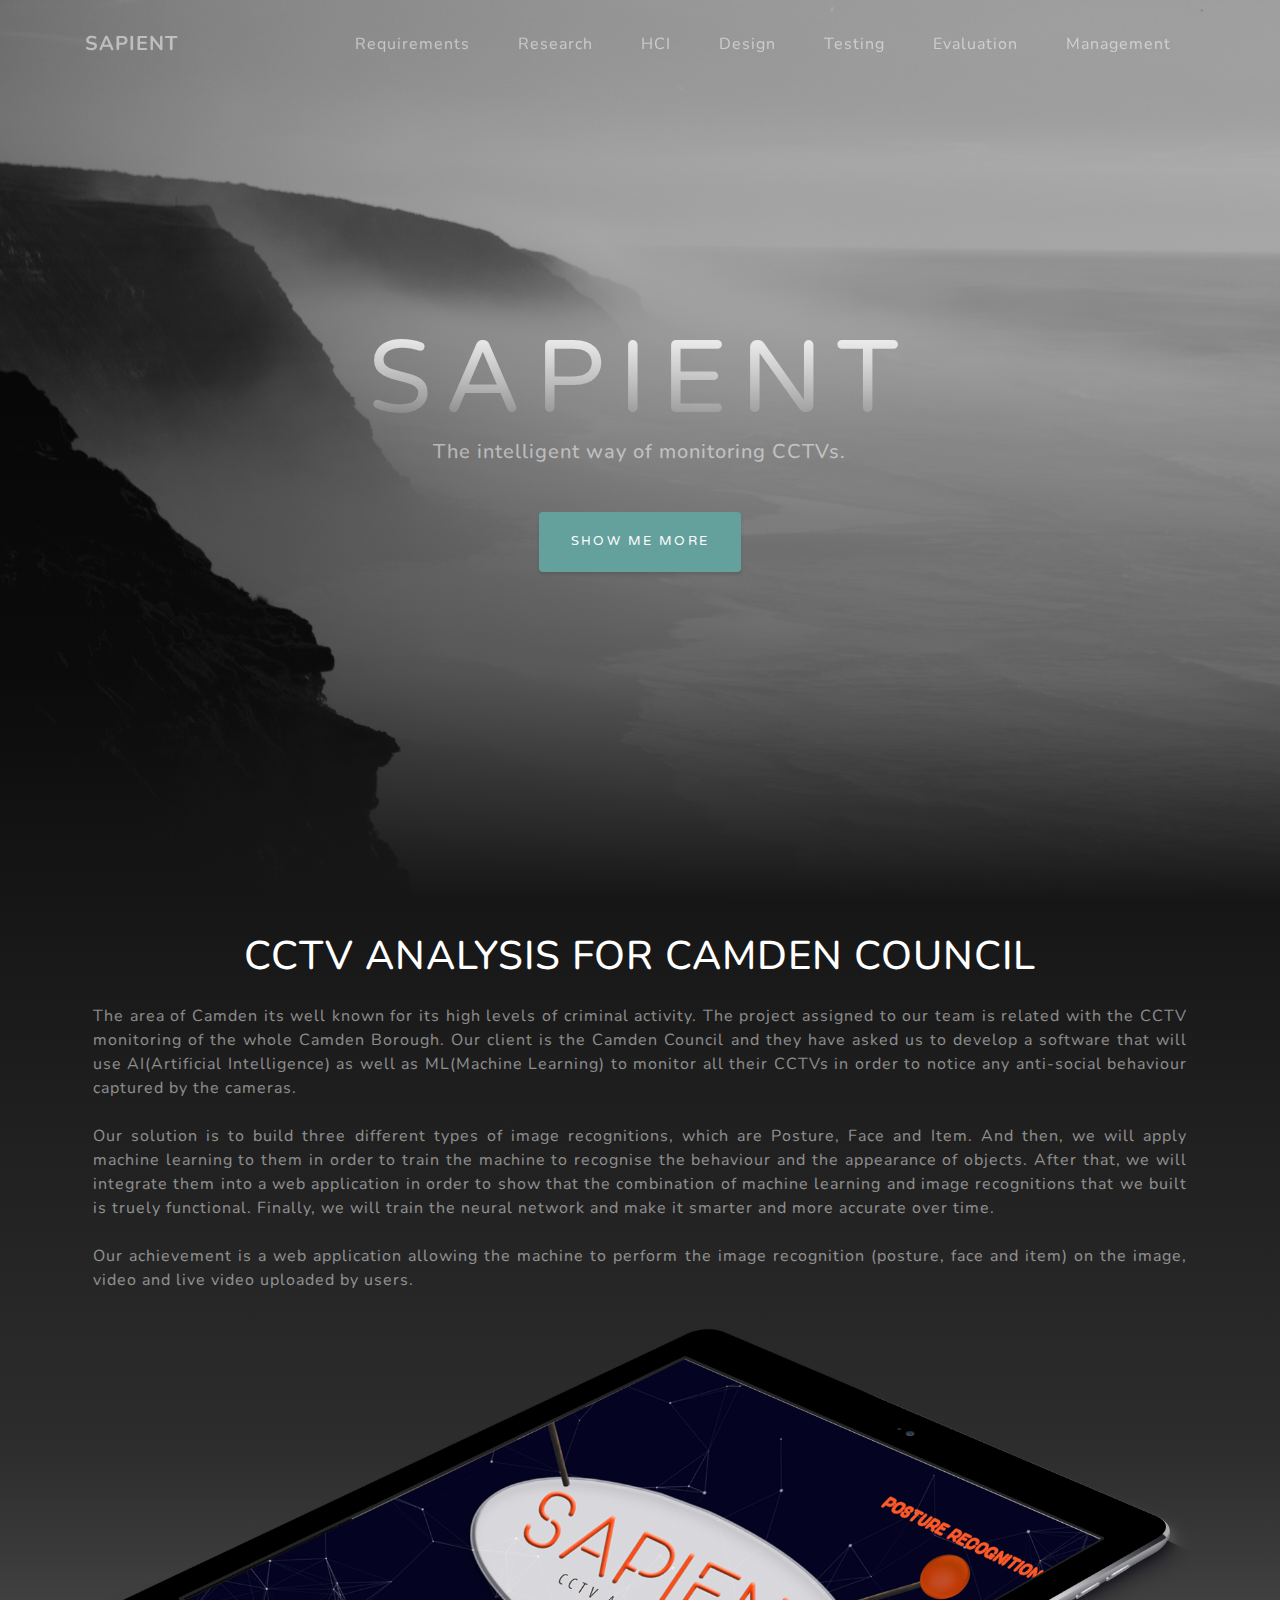
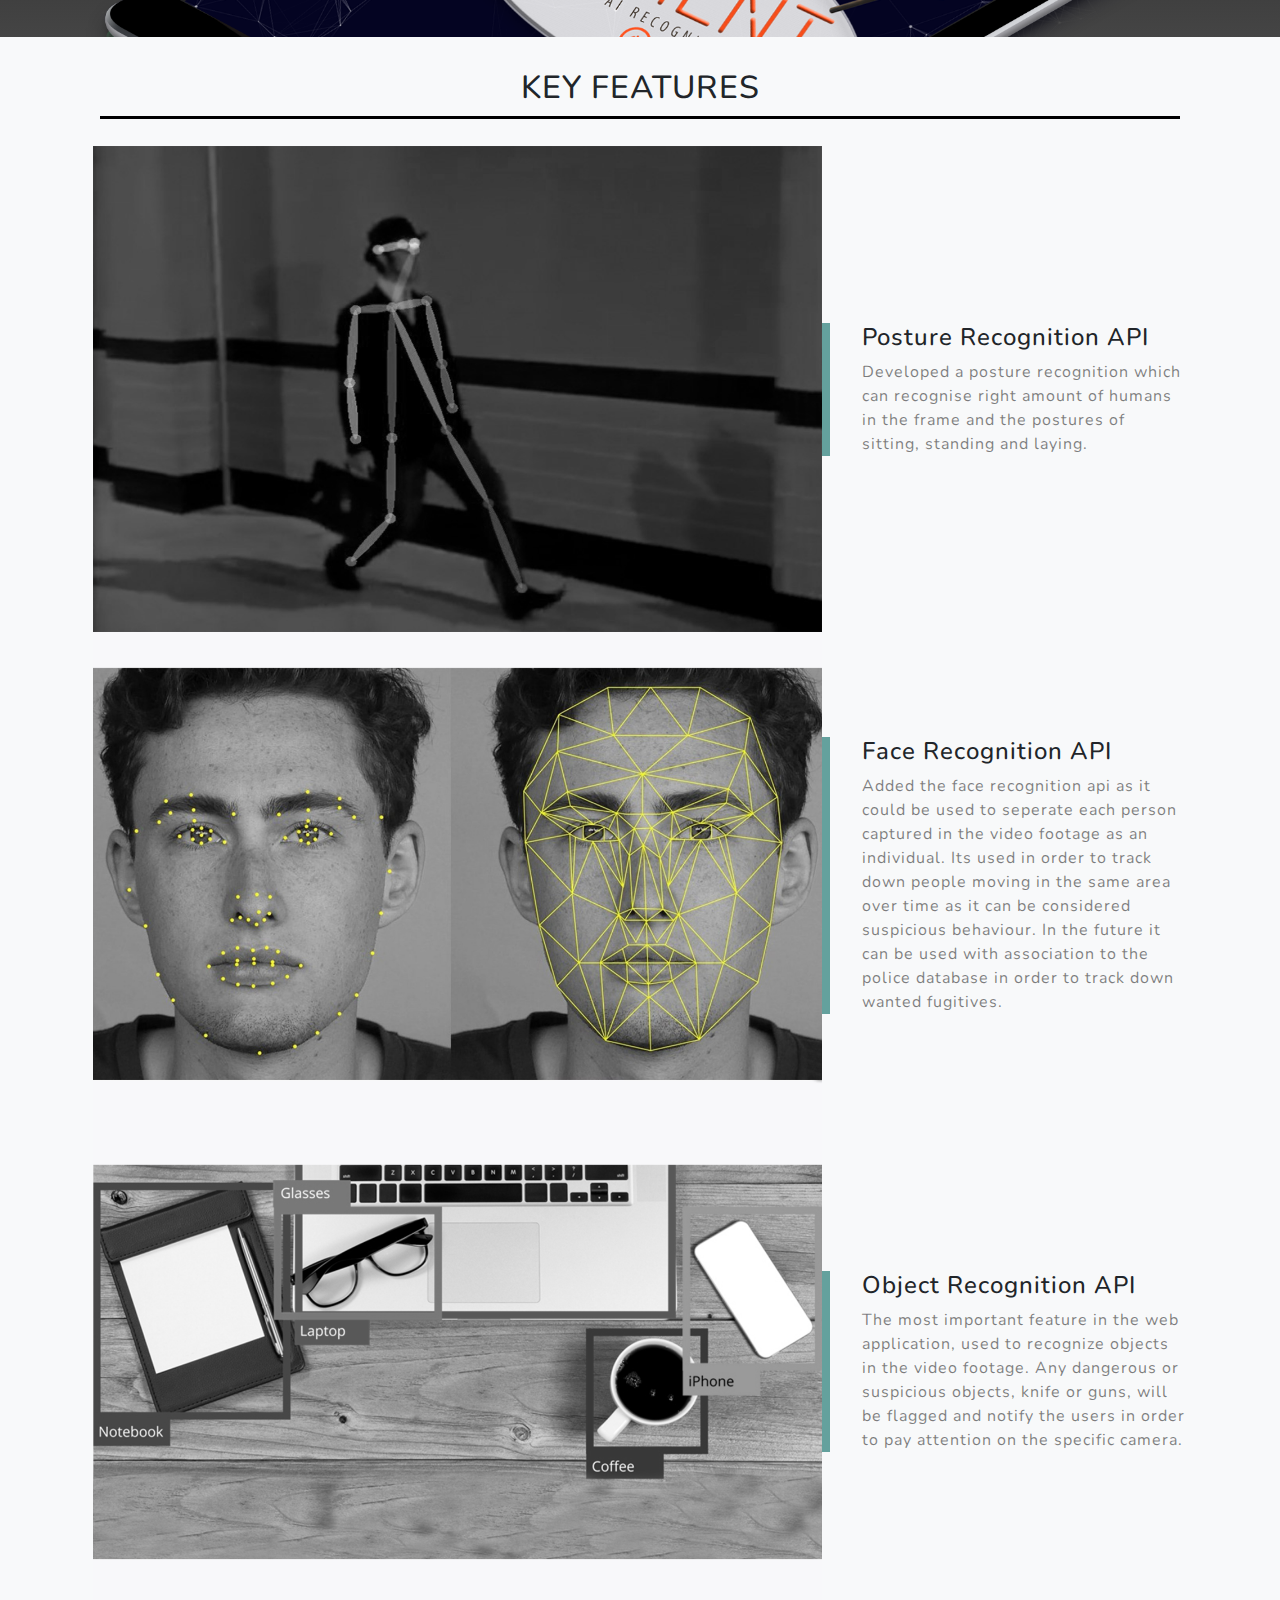
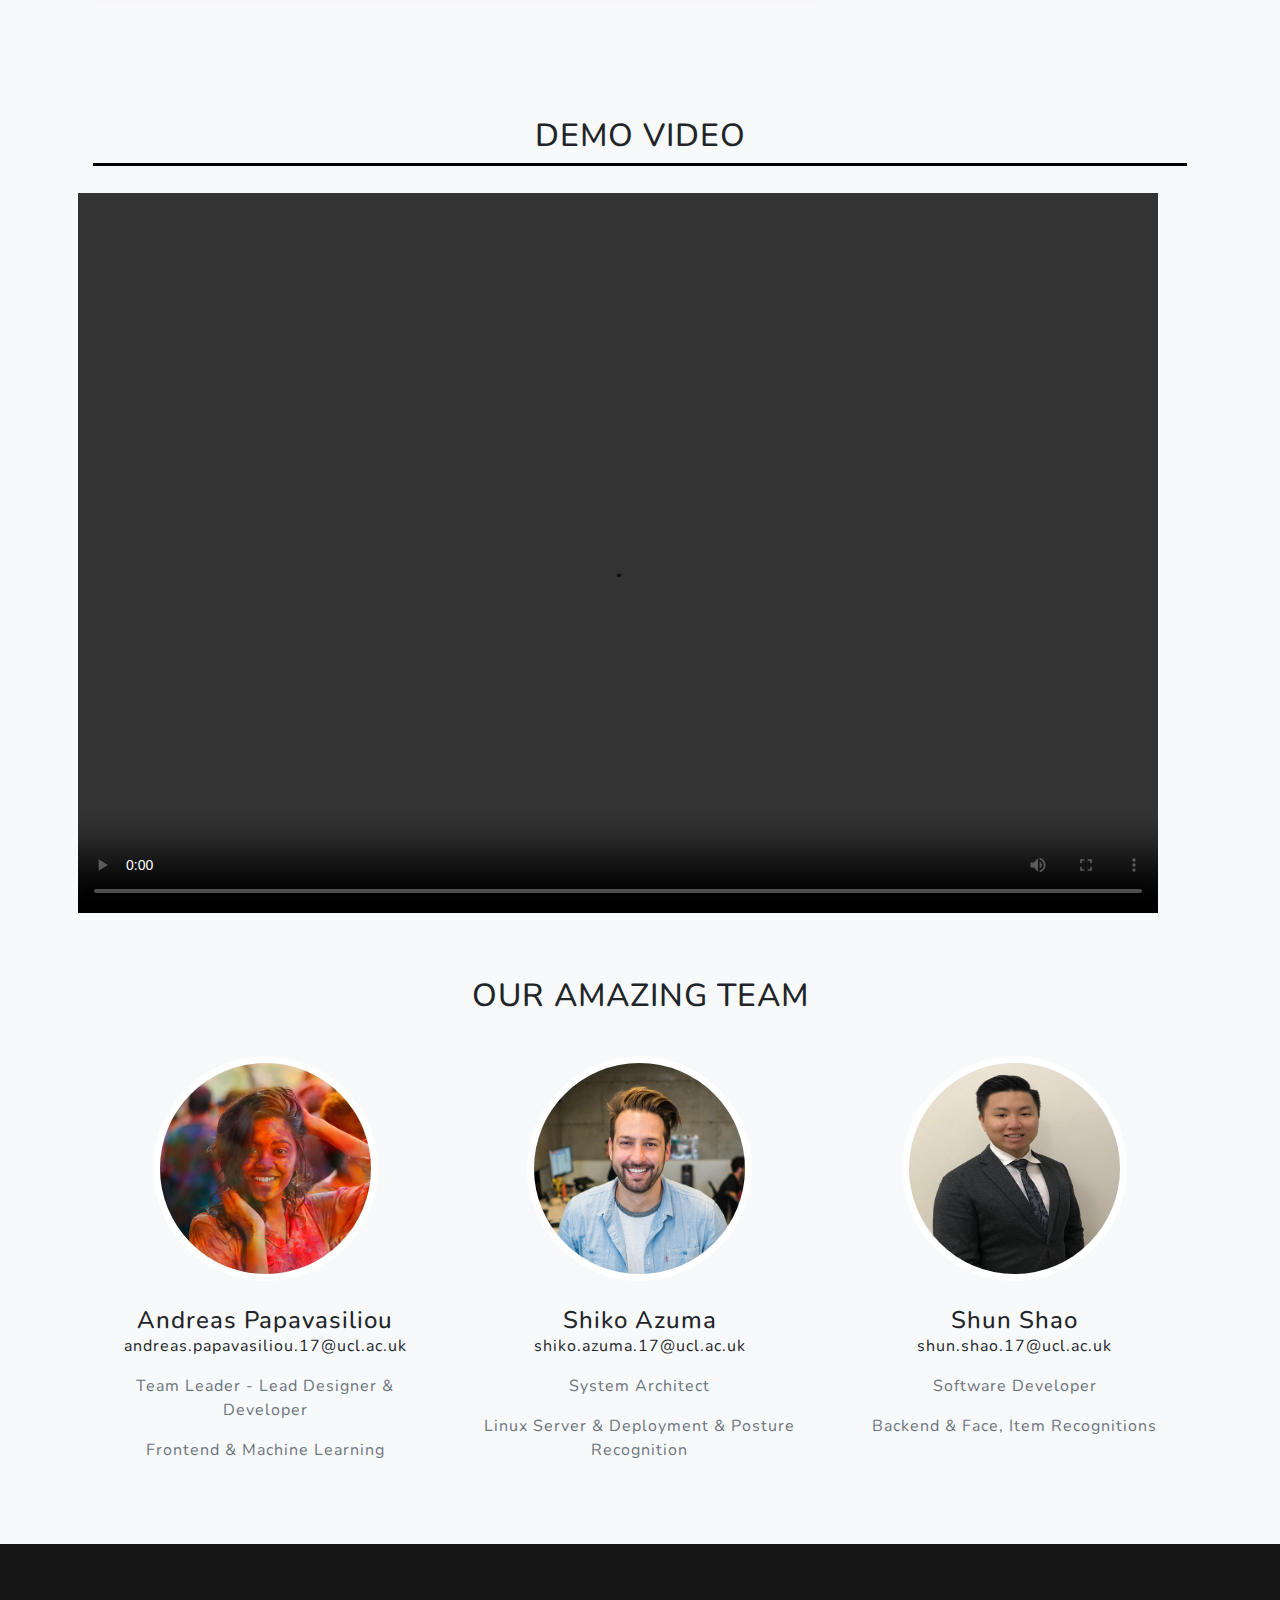
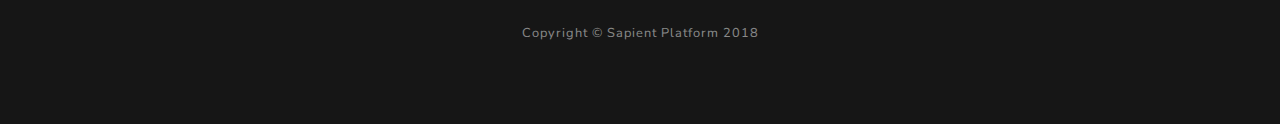
<file: index.html>
<!DOCTYPE html>
<html lang="en">

  <head>

    <meta charset="utf-8">
    <meta name="viewport" content="width=device-width, initial-scale=1, shrink-to-fit=no">
    <meta name="description" content="">
    <meta name="author" content="">

    <title>Sapient - CCTV Analysis AI</title>

    <!-- Bootstrap core CSS -->
    <link href="vendor/bootstrap/css/bootstrap.min.css" rel="stylesheet">

    <!-- Custom fonts for this template -->
    <link href="vendor/fontawesome-free/css/all.min.css" rel="stylesheet">
    <link href="https://fonts.googleapis.com/css?family=Varela+Round" rel="stylesheet">
    <link href="https://fonts.googleapis.com/css?family=Nunito:200,200i,300,300i,400,400i,600,600i,700,700i,800,800i,900,900i" rel="stylesheet">

    <!-- Custom styles for this template -->
    <link href="css/grayscale.min.css" rel="stylesheet">

  </head>

  <body id="page-top">

    <!-- Navigation -->
    <nav class="navbar navbar-expand-lg navbar-light fixed-top" id="mainNav">
      <div class="container">
        <a class="navbar-brand js-scroll-trigger" href="#page-top">SAPIENT</a>
        <button class="navbar-toggler navbar-toggler-right" type="button" data-toggle="collapse" data-target="#navbarResponsive" aria-controls="navbarResponsive" aria-expanded="false" aria-label="Toggle navigation">
          Menu
          <i class="fas fa-bars"></i>
        </button>
        <div class="collapse navbar-collapse" id="navbarResponsive">
          <ul class="navbar-nav ml-auto">
            <li class="nav-item">
              <a class="nav-link js-scroll-trigger" href="requirements.html">Requirements</a>
            </li>
            <li class="nav-item">
              <a class="nav-link js-scroll-trigger" href="research.html">Research</a>
            </li>
            <li class="nav-item">
              <a class="nav-link js-scroll-trigger" href="hci.html">HCI</a>
            </li>
            <li class="nav-item">
              <a class="nav-link js-scroll-trigger" href="design.html">Design</a>
            </li>
            <li class="nav-item">
              <a class="nav-link js-scroll-trigger" href="testing.html">Testing</a>
            </li>
            <li class="nav-item">
              <a class="nav-link js-scroll-trigger" href="evaluation.html">Evaluation</a>
            </li>
            <li class="nav-item">
              <a class="nav-link js-scroll-trigger" href="management.html">Management</a>
            </li>
          </ul>
        </div>
      </div>
    </nav>

    <!-- Header -->
    <header class="masthead">
      <div class="container d-flex h-100 align-items-center">
        <div class="mx-auto text-center">
          <h1 class="mx-auto my-0 text-uppercase">Sapient</h1>
          <h2 class="text-white-50 mx-auto mt-2 mb-5">The intelligent way of monitoring CCTVs.</h2>
          <a href="#abstract" class="btn btn-primary js-scroll-trigger">Show Me More</a>
        </div>
      </div>
    </header>

    <!-- About Section -->

    <section id="abstract" class="about-section text-center">
      <div class="container">
        <div class="row">
          <div class="col-lg-12 text-center">
            <h1 class="text-white mb-4 text-uppercase">CCTV Analysis for Camden Council</h1>
            <!--<h3 class="text-white-50" style="text-align:center;">Abstract</h3>-->
            <p class="text-white-50" style="text-align: justify;">The area of Camden its well known for its high levels of criminal activity. The project assigned to our team is related with the CCTV monitoring of the whole Camden Borough. Our client is the Camden Council and they have asked us to develop a software that will use AI(Artificial Intelligence) as well as ML(Machine Learning) to monitor all their CCTVs in order to notice any anti-social behaviour captured by the cameras.
            <br><br>Our solution is to build three different types of image recognitions, which are Posture, Face and Item. And then, we will apply machine learning to them in order to train the machine to recognise the behaviour and the appearance of objects. After that, we will integrate them into a web application in order to show that the combination of machine learning and image recognitions that we built is truely functional. Finally, we will train the neural network and make it smarter and more accurate over time.
            <br><br>Our achievement is a web application allowing the machine to perform the image recognition (posture, face and item) on the image, video and live video uploaded by users.
            </p>
          </div>
        </div>
        <img src="img/ipad.png" class="img-fluid" alt="">
      </div>
    </section>

    <!-- Key Features Section -->
    <section id="keyfeatures" class="projects-section bg-light">
        <div class="container">
            <div class="col-lg-12 text-center">
                <h2 class="section-heading text-uppercase">Key Features</h2>
                <p class="line"></p>
            </div>
          <div class="row align-items-center no-gutters mb-4 mb-lg-5">
            <div class="col-xl-8 col-lg-7">
              <img class="img-fluid mb-3 mb-lg-0" src="img/image-recognition.jpg" alt="">
            </div>
            <div class="col-xl-4 col-lg-5">
              <div class="featured-text text-center text-lg-left">
                <h4>Posture Recognition API</h4>
                <p class="text-black-50 mb-0">Developed a posture recognition which can recognise right amount of humans in the frame and the postures of sitting, standing and laying.</p>
              </div>
            </div>

            <div class="col-xl-8 col-lg-7">
                <img class="img-fluid mb-3 mb-lg-0" align="right" src="img/face-recognition.jpg" alt="">
            </div>
            <div class="col-xl-4 col-lg-5">
                <div class="featured-text text-center text-lg-left">
                  <h4>Face Recognition API</h4>
                  <p class="text-black-50 mb-0">Added the face recognition api as it could be used to seperate each person captured in the video footage as an individual. Its used in order to track down people moving in the same area over time as it can be considered suspicious behaviour. In the future it can be used with association to the police database in order to track down wanted fugitives.</p>
                </div>
            </div>

            <div class="col-xl-8 col-lg-7">
                <img class="img-fluid mb-3 mb-lg-0" align="right" src="img/object-recognition.jpg" alt="">
            </div>
            <div class="col-xl-4 col-lg-5">
                <div class="featured-text text-center text-lg-left">
                  <h4>Object Recognition API</h4>
                  <p class="text-black-50 mb-0">The most important feature in the web application, used to recognize objects in the video footage. Any dangerous or suspicious objects, knife or guns, will be flagged and notify the users in order to pay attention on the specific camera. </p>
                </div>
            </div>

          </div>

          </div>
          </section>

    <!--Video Section-->
    <section id="demovideo" class="projects-section bg-light">
      <div class="container">
        <div class="row">
          <div class="col-lg-12 text-center">
            <h2 class="section-heading text-uppercase">Demo Video</h2>
            <p class="line"></p>
          </div>
          <video width="1080" height="720" controls>
            <source src="img/demo_video.mp4" type="video/mp4">
          </video>
        </div>



      </div>
    </section>


    <!--Team Section-->
    <section id="teammember" class="projects-section bg-light">
      <div class="container">
        <div class="row">
          <div class="col-lg-12 text-center">
            <h2 class="section-heading text-uppercase" style="padding-bottom: 2rem;">Our Amazing Team</h2>
          </div>
        </div>

        <div class="row">

          <div class="col-sm-4">
            <div class="team-member">
              <img class="mx-auto rounded-circle" src="img/team/1.jpg" alt="">
              <h4>Andreas Papavasiliou</h4>
              <p> andreas.papavasiliou.17@ucl.ac.uk </p>
              <p class="text-muted">Team Leader - Lead Designer & Developer</p>
              <p class="text-muted" style="text-align: center;">Frontend & Machine Learning</p>
            </div>
          </div>

          <div class="col-sm-4">
            <div class="team-member">
              <img class="mx-auto rounded-circle" src="img/team/2.jpg" alt="">
              <h4>Shiko Azuma</h4>
              <p>shiko.azuma.17@ucl.ac.uk</p>
              <p class="text-muted">System Architect</p>
              <p class="text-muted" style="text-align: center;">Linux Server & Deployment & Posture Recognition</p>
            </div>
          </div>

          <div class="col-sm-4">
            <div class="team-member">
              <img class="mx-auto rounded-circle" src="img/team/3.jpg" alt="">
              <h4>Shun Shao</h4>
              <p>shun.shao.17@ucl.ac.uk</p>
              <p class="text-muted">Software Developer</p>
              <p class="text-muted" style="text-align: center;">Backend & Face, Item Recognitions</p>
            </div>
          </div>

        </div>
        </div>

    </section>
    <!-- Projects Section
    <section id="projects" class="projects-section bg-light">
      <div class="container">

        Featured Project Row
        <div class="row align-items-center no-gutters mb-4 mb-lg-5">
          <div class="col-xl-8 col-lg-7">
            <img class="img-fluid mb-3 mb-lg-0" src="img/bg-masthead.jpg" alt="">
          </div>
          <div class="col-xl-4 col-lg-5">
            <div class="featured-text text-center text-lg-left">
              <h4>Shoreline</h4>
              <p class="text-black-50 mb-0">Grayscale is open source and MIT licensed. This means you can use it for any project - even commercial projects! Download it, customize it, and publish your website!</p>
            </div>
          </div>
        </div>

        Project One Row
        <div class="row justify-content-center no-gutters mb-5 mb-lg-0">
          <div class="col-lg-6">
            <img class="img-fluid" src="img/demo-image-01.jpg" alt="">
          </div>
          <div class="col-lg-6">
            <div class="bg-black text-center h-100 project">
              <div class="d-flex h-100">
                <div class="project-text w-100 my-auto text-center text-lg-left">
                  <h4 class="text-white">Misty</h4>
                  <p class="mb-0 text-white-50">An example of where you can put an image of a project, or anything else, along with a description.</p>
                  <hr class="d-none d-lg-block mb-0 ml-0">
                </div>
              </div>
            </div>
          </div>
        </div>

        Project Two Row
        <div class="row justify-content-center no-gutters">
          <div class="col-lg-6">
            <img class="img-fluid" src="img/demo-image-02.jpg" alt="">
          </div>
          <div class="col-lg-6 order-lg-first">
            <div class="bg-black text-center h-100 project">
              <div class="d-flex h-100">
                <div class="project-text w-100 my-auto text-center text-lg-right">
                  <h4 class="text-white">Mountains</h4>
                  <p class="mb-0 text-white-50">Another example of a project with its respective description. These sections work well responsively as well, try this theme on a small screen!</p>
                  <hr class="d-none d-lg-block mb-0 mr-0">
                </div>
              </div>
            </div>
          </div>
        </div>

      </div>
    </section> -->


    <!-- Footer -->
    <footer class="bg-black small text-center text-white-50">
      <div class="container">
        Copyright &copy; Sapient Platform 2018
      </div>
    </footer>

    <!-- Bootstrap core JavaScript -->
    <script src="vendor/jquery/jquery.min.js"></script>
    <script src="vendor/bootstrap/js/bootstrap.bundle.min.js"></script>

    <!-- Plugin JavaScript -->
    <script src="vendor/jquery-easing/jquery.easing.min.js"></script>

    <!-- Custom scripts for this template -->
    <script src="js/grayscale.min.js"></script>

  </body>

</html>
</file>
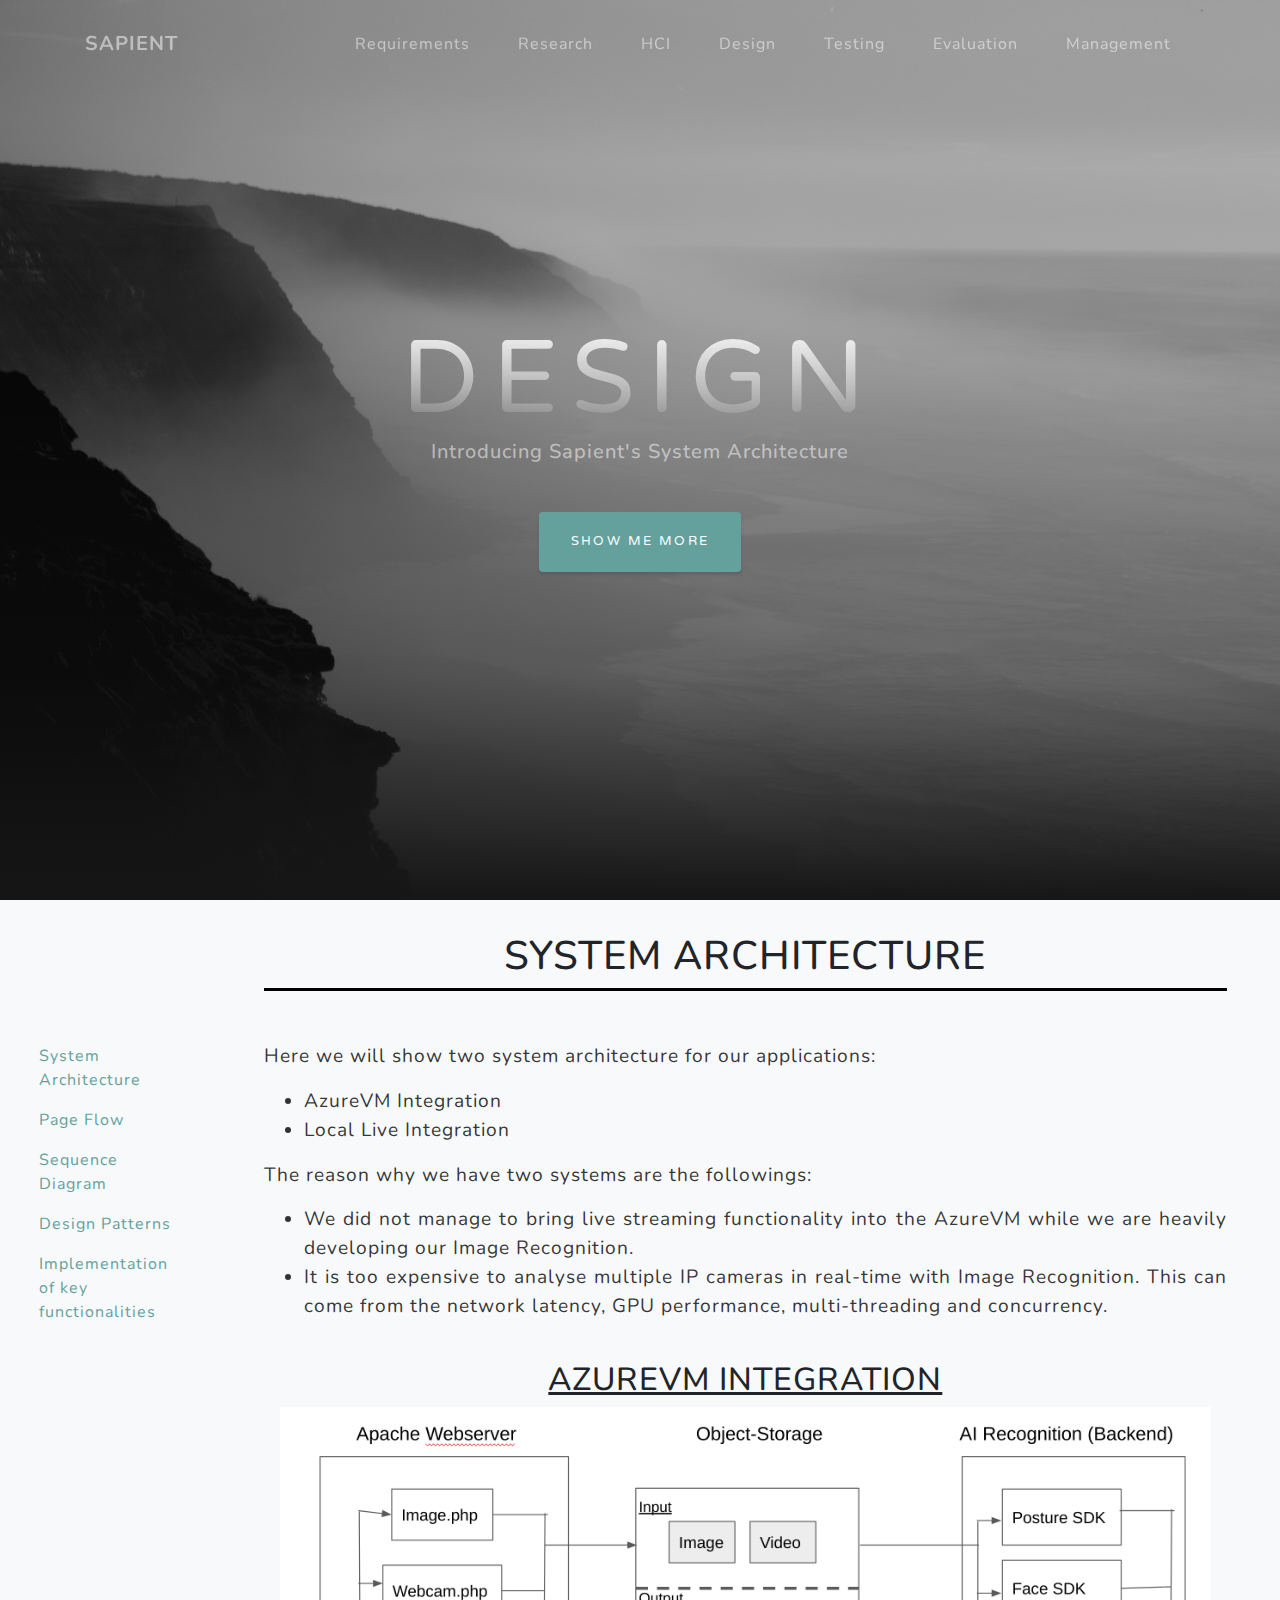
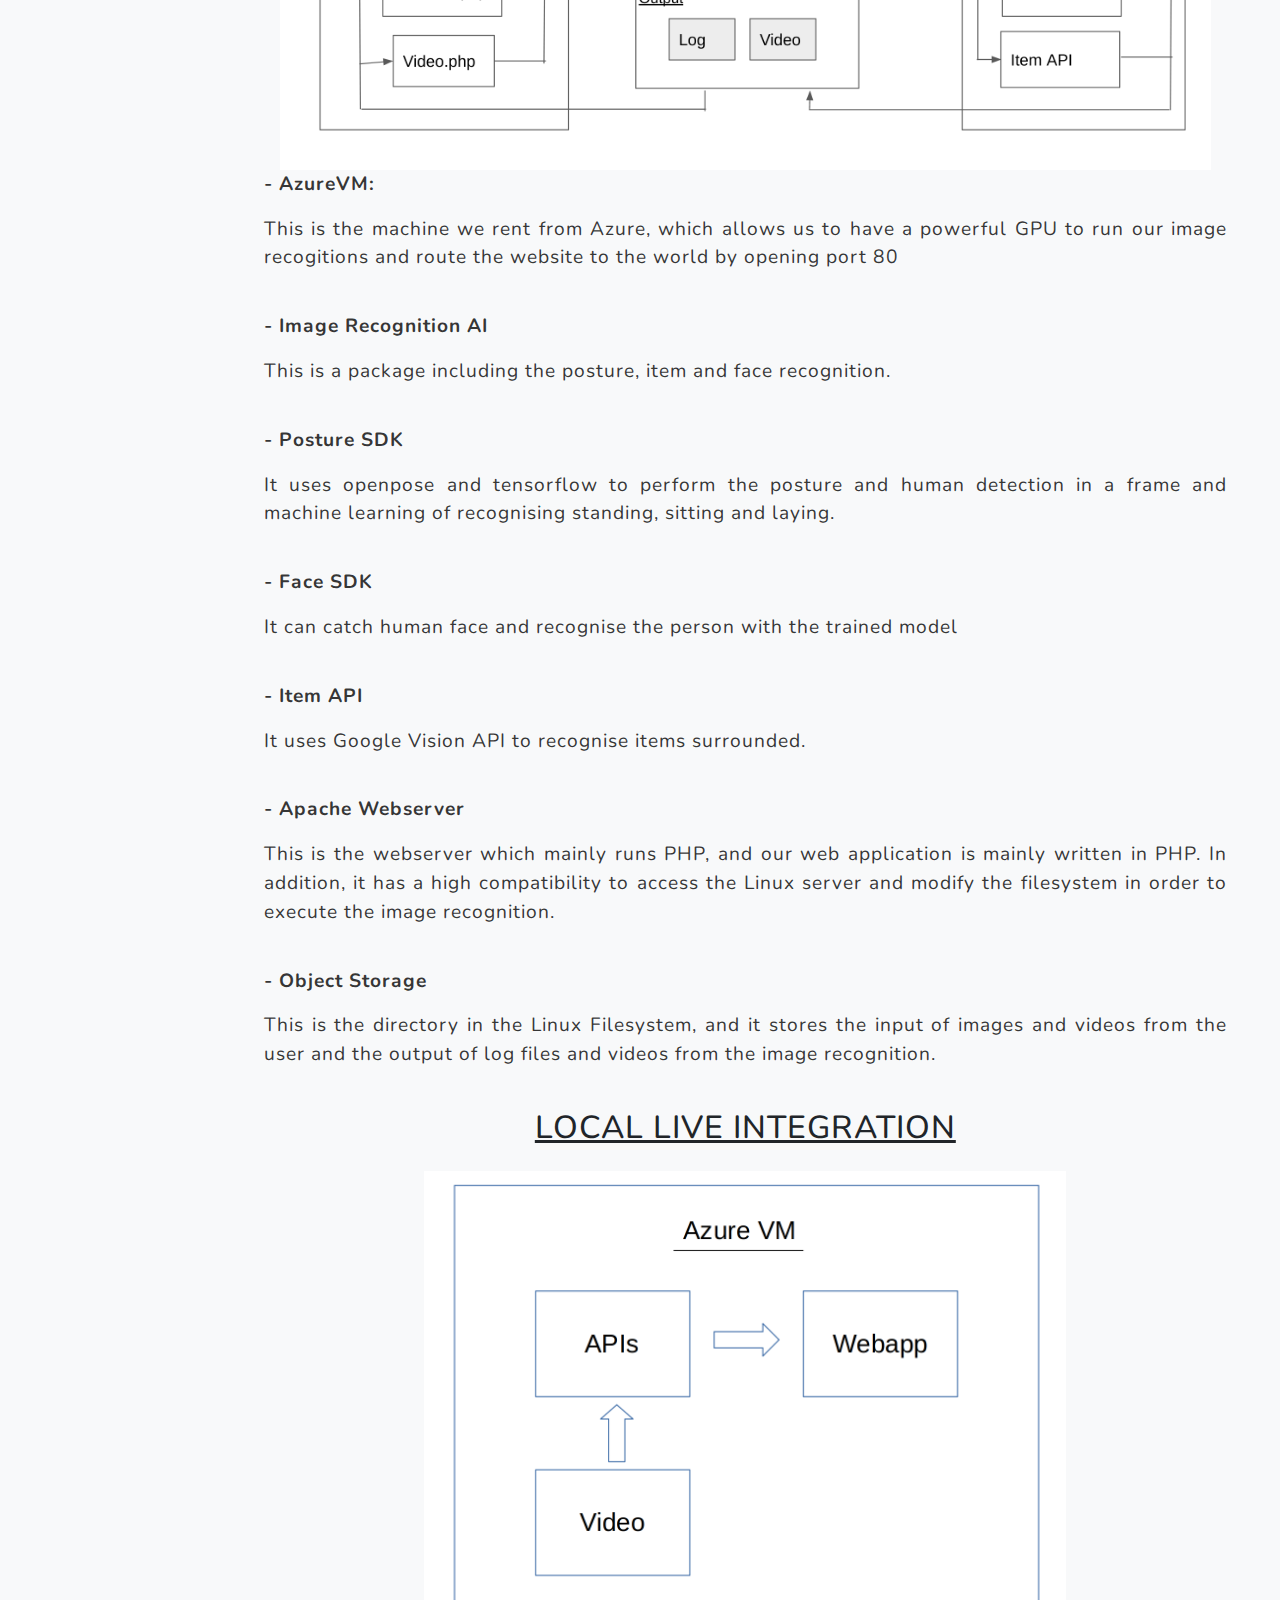
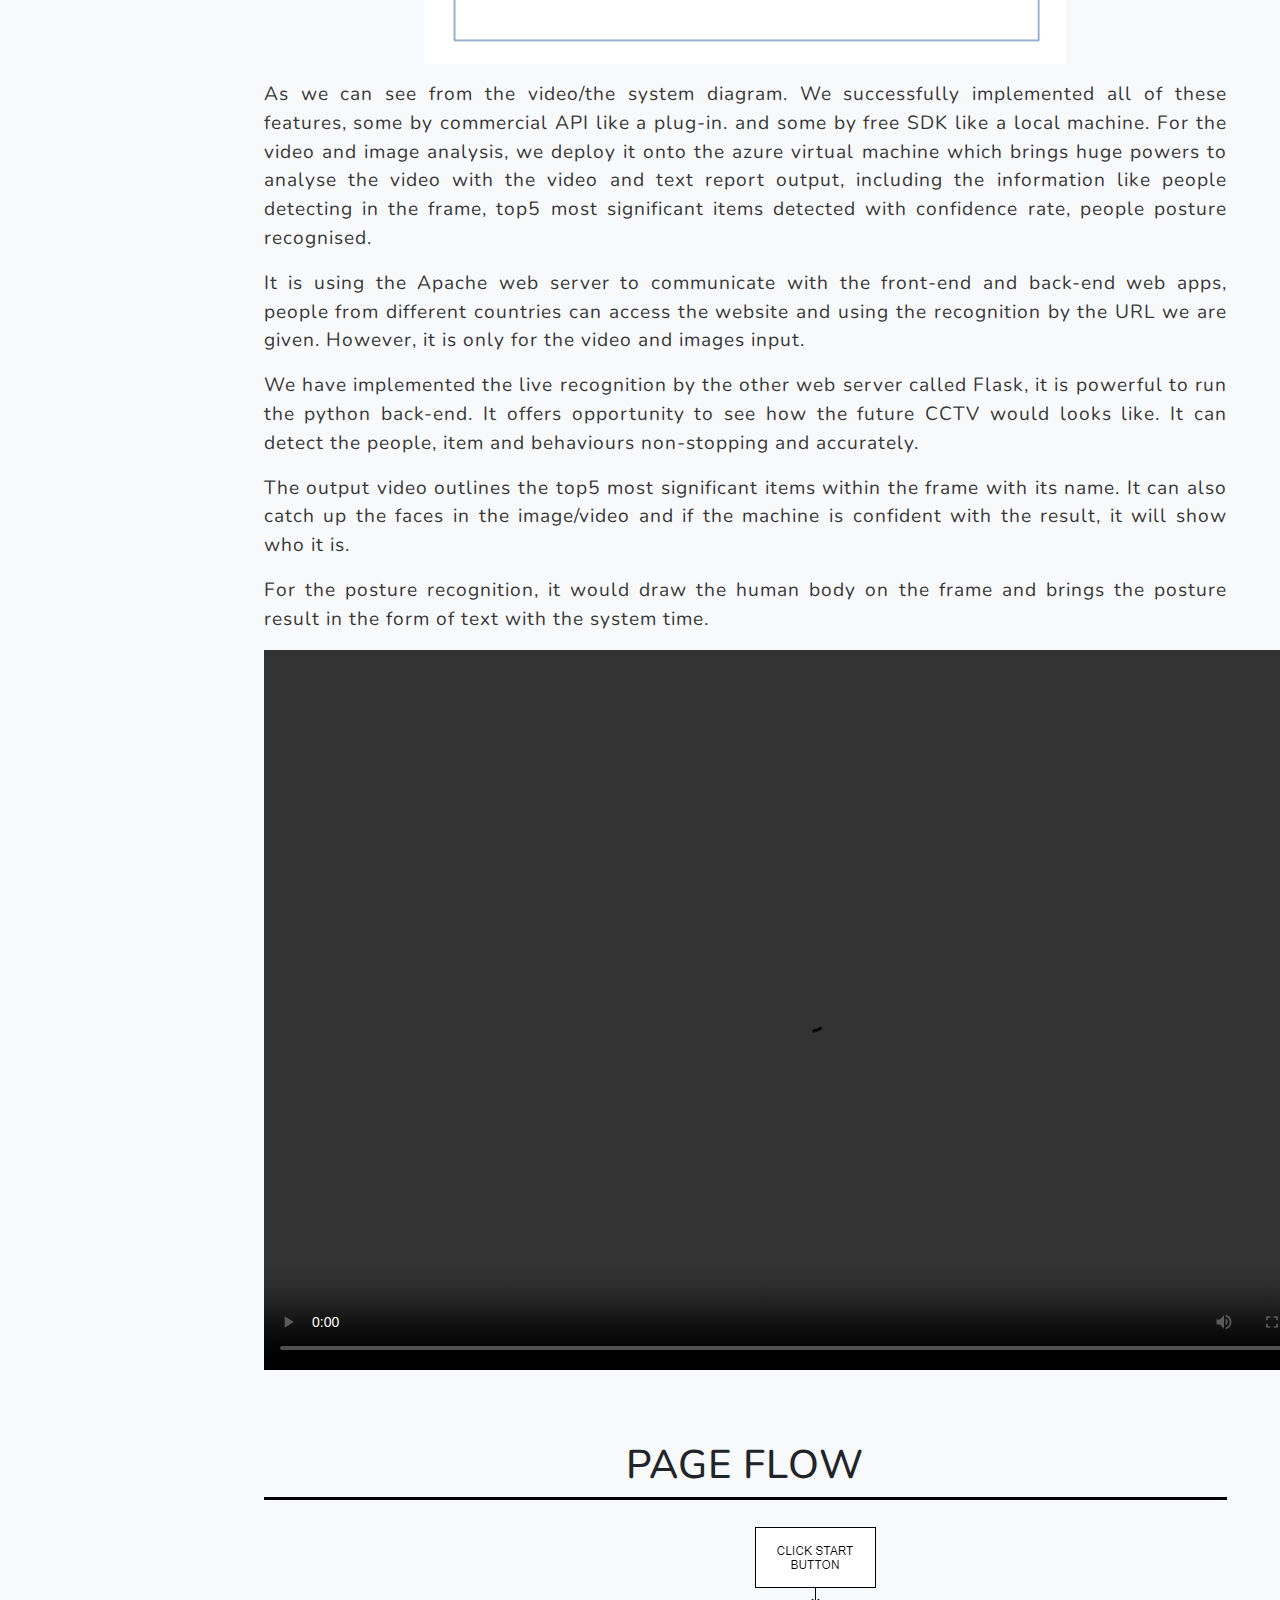
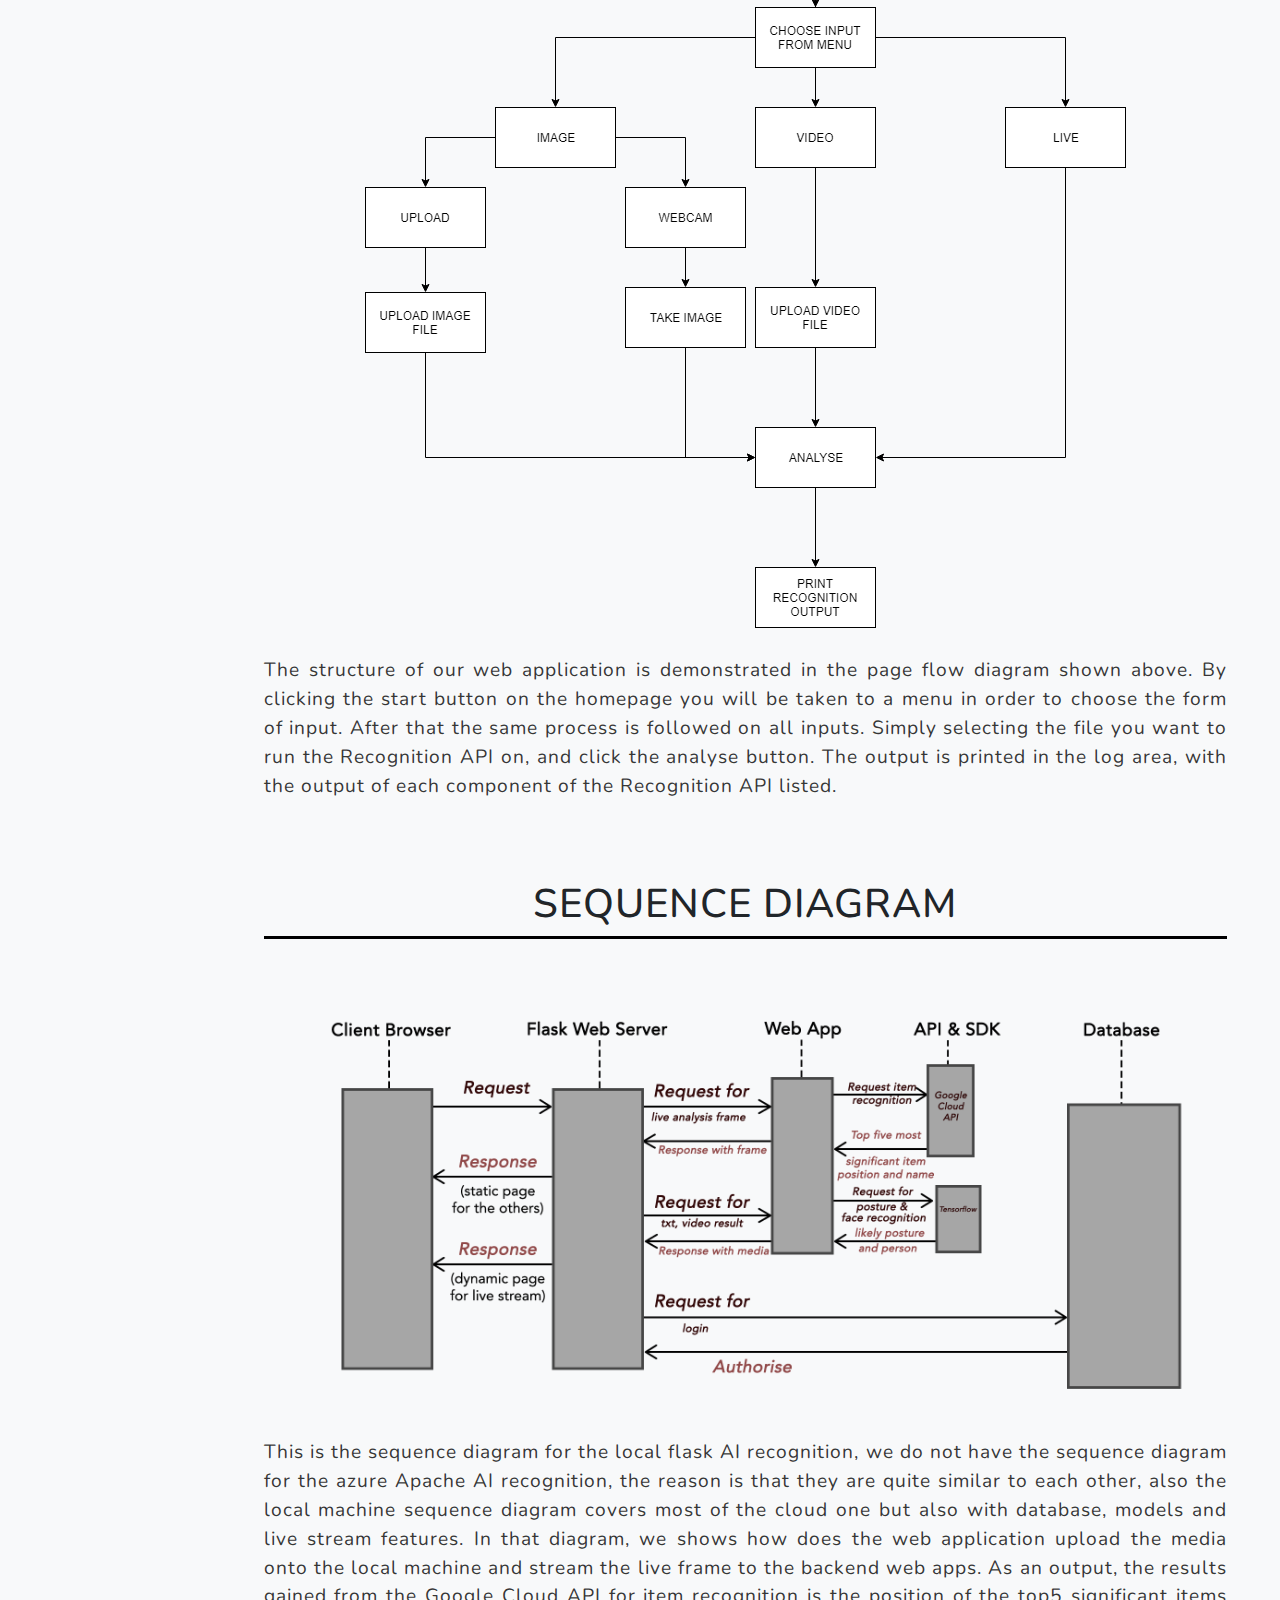
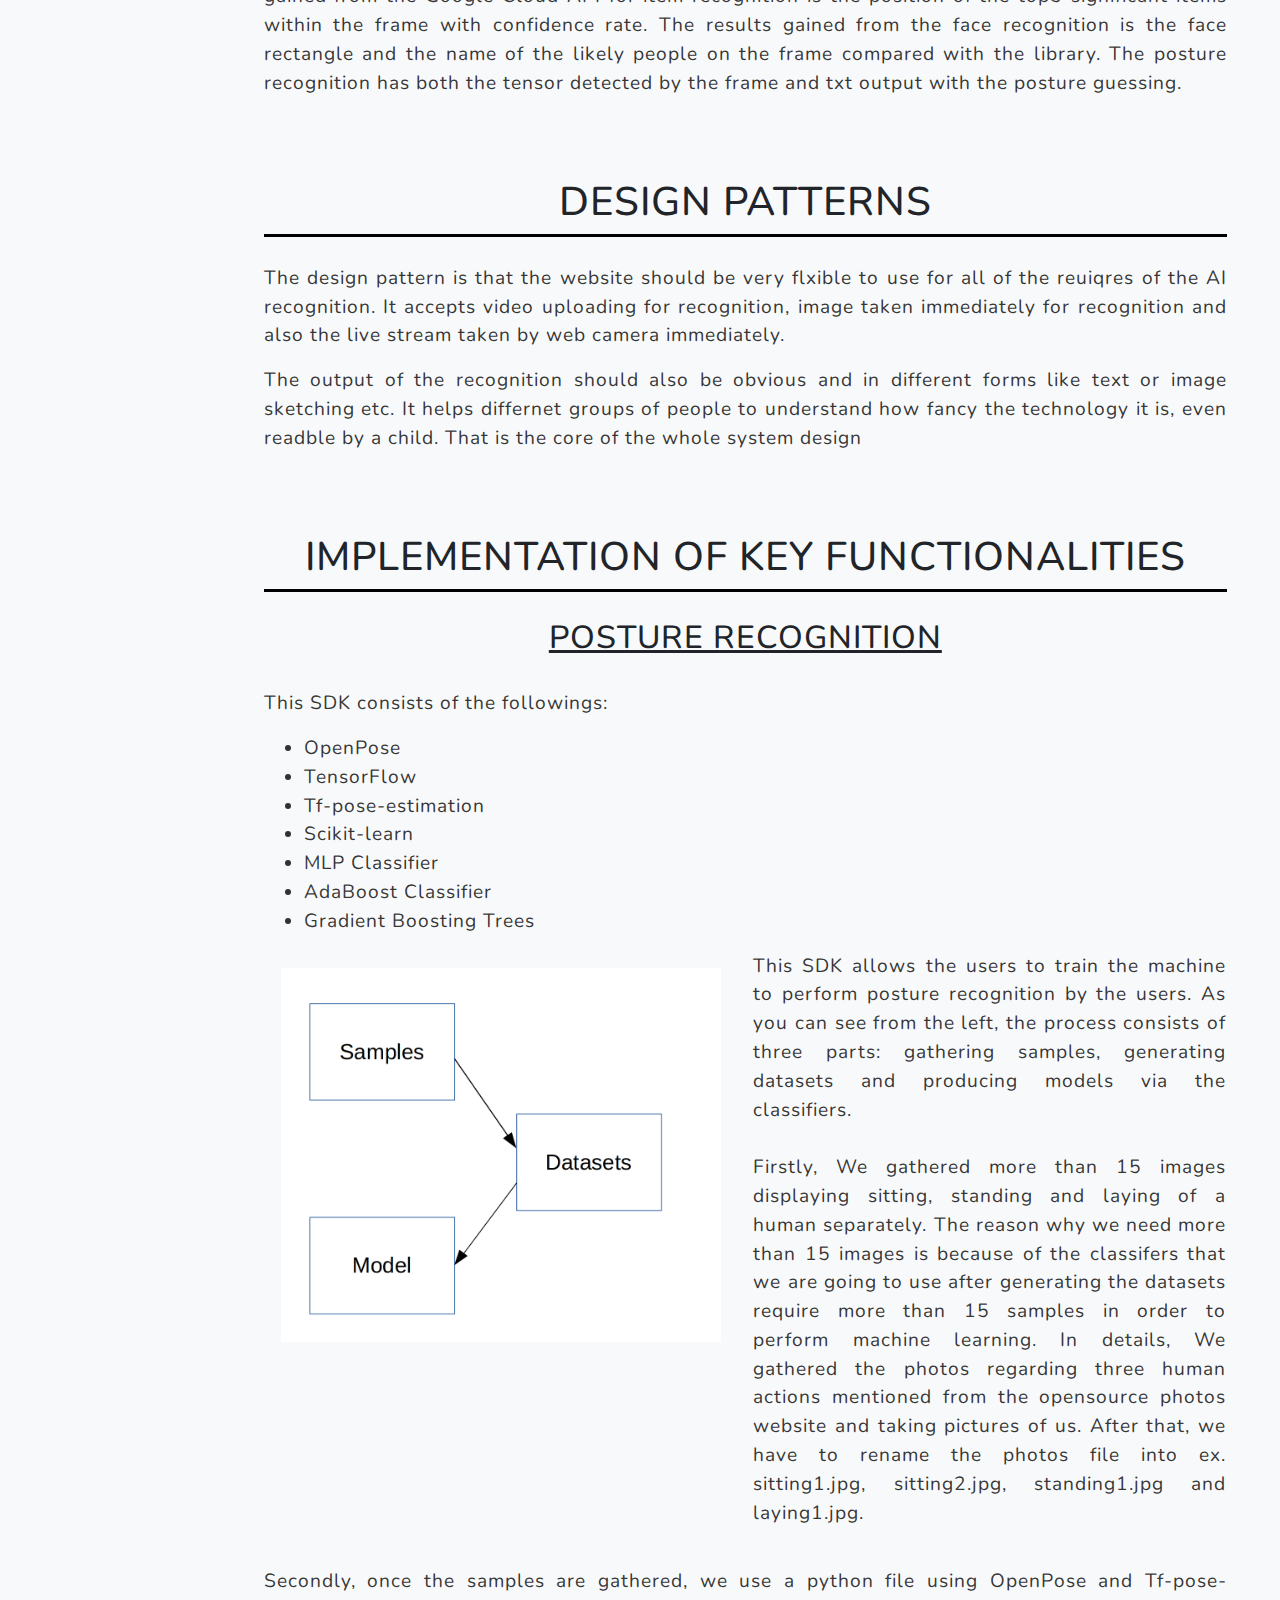
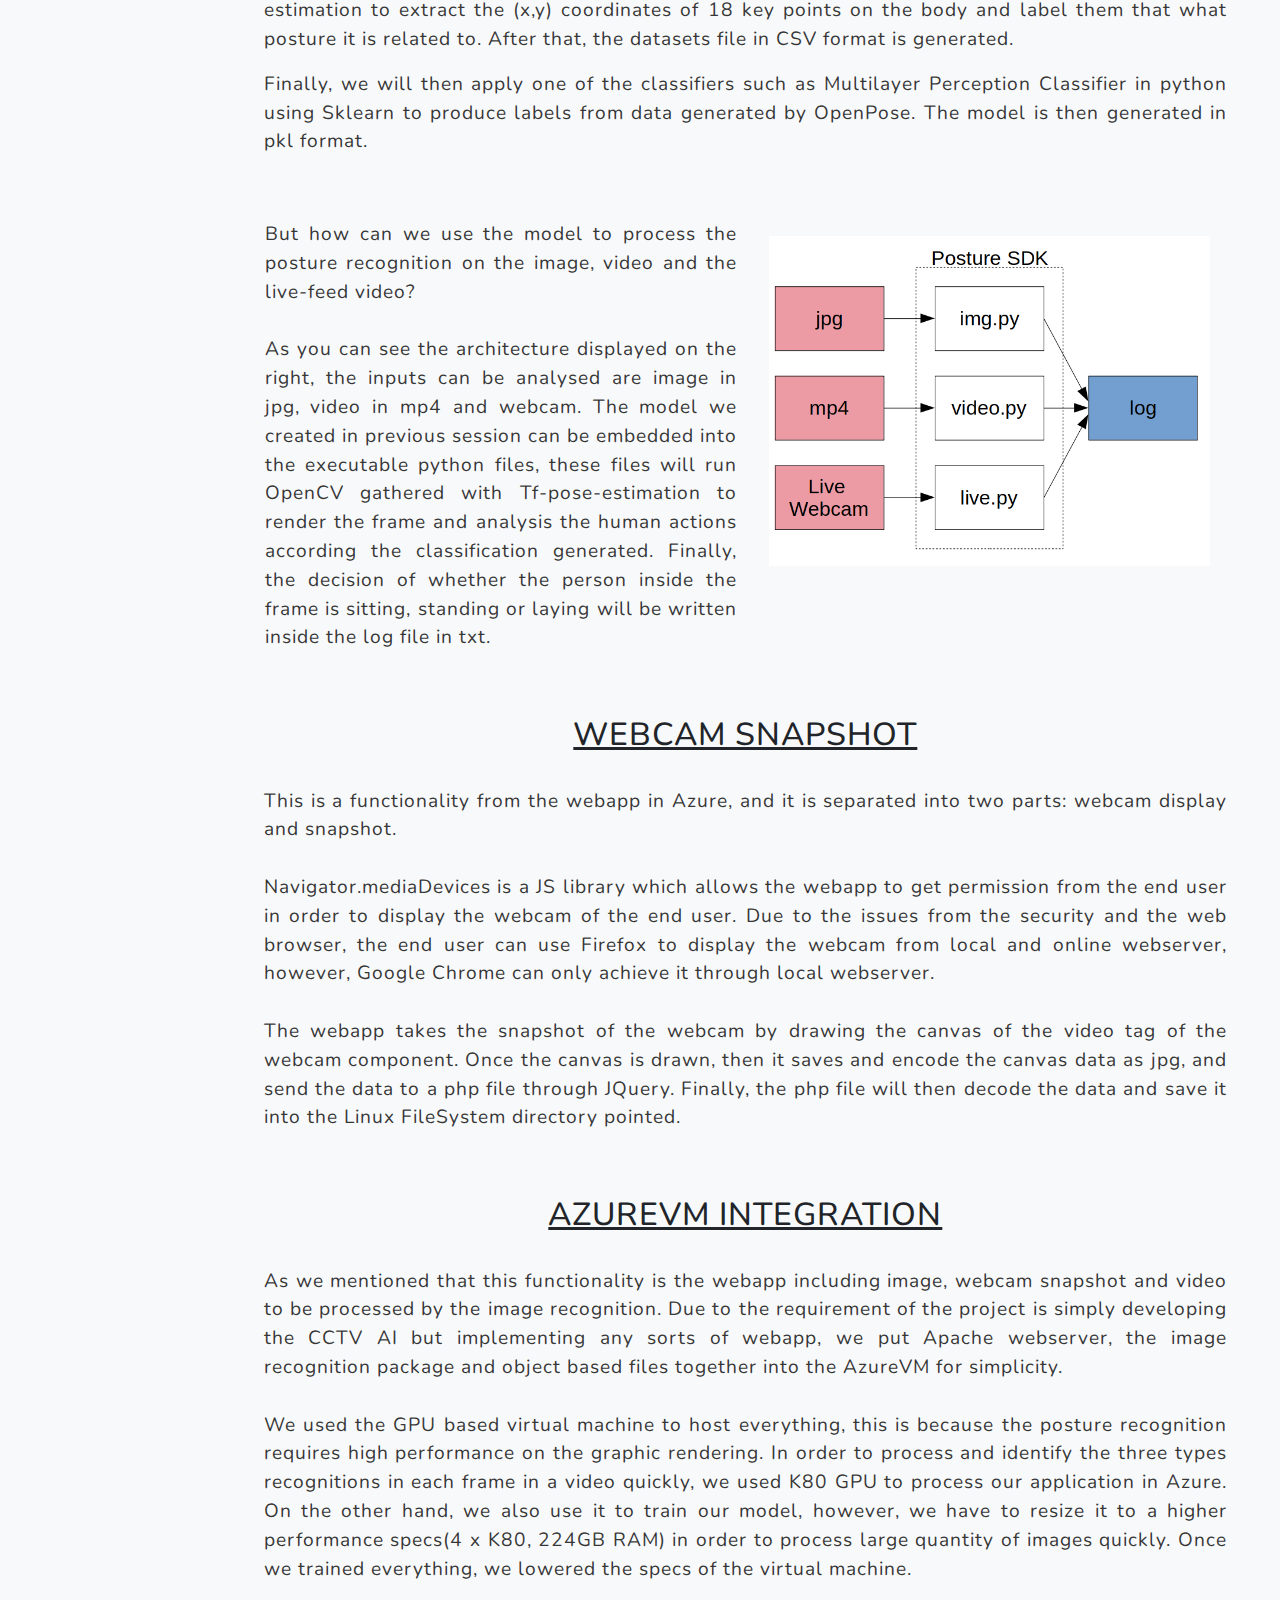
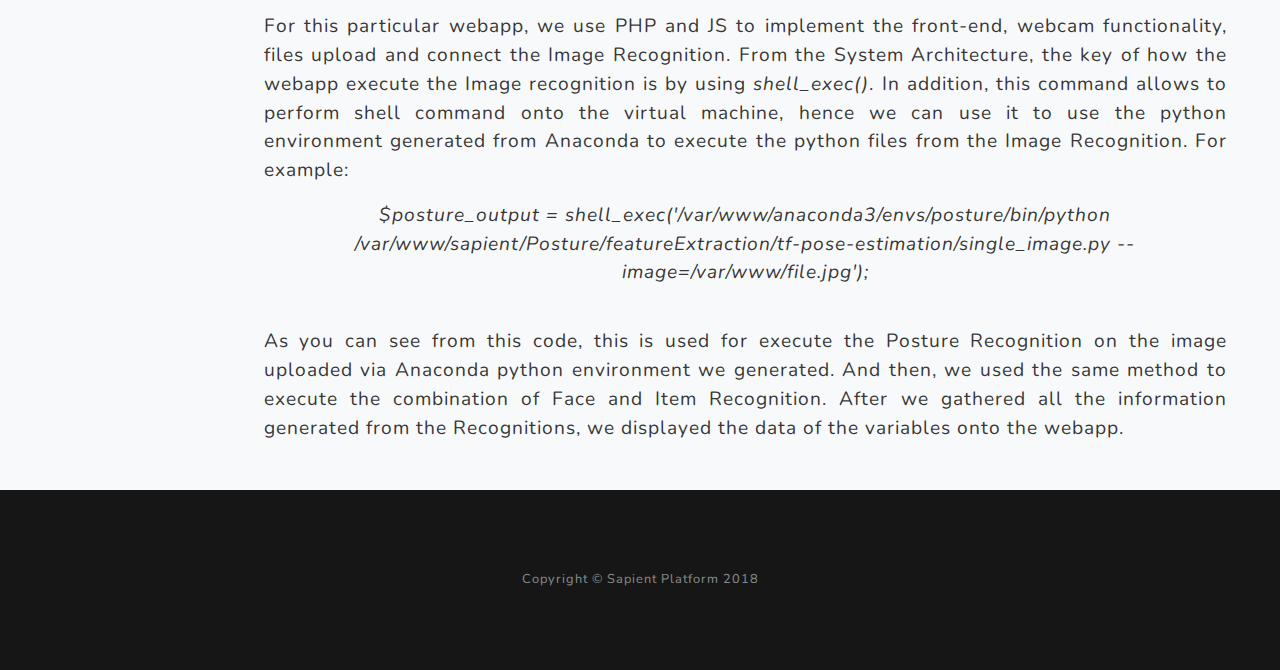
<file: design.html>
<!DOCTYPE html>
<html lang="en">

  <head>

    <meta charset="utf-8">
    <meta name="viewport" content="width=device-width, initial-scale=1, shrink-to-fit=no">
    <meta name="description" content="">
    <meta name="author" content="">

    <title>Sapient - CCTV Analysis AI</title>

    <!-- Bootstrap core CSS -->
    <link href="vendor/bootstrap/css/bootstrap.min.css" rel="stylesheet">

    <!-- Custom fonts for this template -->
    <link href="vendor/fontawesome-free/css/all.min.css" rel="stylesheet">
    <link href="https://fonts.googleapis.com/css?family=Varela+Round" rel="stylesheet">
    <link href="https://fonts.googleapis.com/css?family=Nunito:200,200i,300,300i,400,400i,600,600i,700,700i,800,800i,900,900i" rel="stylesheet">

    <!-- Custom styles for this template -->
    <link href="css/grayscale.min.css" rel="stylesheet">
    <link href="css/custom.css" rel="stylesheet">
  </head>

  <body id="page-top">

    <!-- Navigation -->
    <nav class="navbar navbar-expand-lg navbar-light fixed-top" id="mainNav">
      <div class="container">
        <a class="navbar-brand" href="index.html">SAPIENT</a>
        <button class="navbar-toggler navbar-toggler-right" type="button" data-toggle="collapse" data-target="#navbarResponsive" aria-controls="navbarResponsive" aria-expanded="false" aria-label="Toggle navigation">
          Menu
          <i class="fas fa-bars"></i>
        </button>
        <div class="collapse navbar-collapse" id="navbarResponsive">
          <ul class="navbar-nav ml-auto">
            <li class="nav-item">
              <a class="nav-link" href="requirements.html">Requirements</a>
            </li>
            <li class="nav-item">
              <a class="nav-link" href="research.html">Research</a>
            </li>
            <li class="nav-item">
              <a class="nav-link" href="hci.html">HCI</a>
            </li>
            <li class="nav-item">
              <a class="nav-link" href="design.html">Design</a>
            </li>
            <li class="nav-item">
              <a class="nav-link" href="testing.html">Testing</a>
            </li>
            <li class="nav-item">
              <a class="nav-link" href="evaluation.html">Evaluation</a>
            </li>
            <li class="nav-item">
              <a class="nav-link" href="management.html">Management</a>
            </li>
          </ul>
        </div>
      </div>
    </nav>

    <!-- Header -->
    <header class="masthead">
      <div class="container d-flex h-100 align-items-center">
        <div class="mx-auto text-center">
          <h1 class="mx-auto my-0 text-uppercase">Design</h1>
          <h2 class="text-white-50 mx-auto mt-2 mb-5">Introducing Sapient's System Architecture</h2>
          <a href="#system_architecture" class="btn btn-primary js-scroll-trigger">Show me more</a>
        </div>
      </div>
    </header>

    <div class="container-fluid bg-light">
      <div class="row">
        <div class="col-sm-2">
          <br>
          <br>
          <div id="sidebar" class="sidebar">
           <nav class="navbar navbar-shrink">
              <ul class="navbar-nav">
                <li class="nav-item">
                  <a class="nav-link js-scroll-trigger" href="#system_architecture">System Architecture</a>
                </li>
                <li class="nav-item">
                  <a class="nav-link js-scroll-trigger" href="#page_flow">Page Flow</a>
                </li>
                <li class="nav-item">
                  <a class="nav-link js-scroll-trigger" href="#sequence_diagram">Sequence Diagram</a>
                </li>
                <li class="nav-item">
                  <a class="nav-link js-scroll-trigger" href="#design_pattern">Design Patterns</a>
                </li>
                <li class="nav-item">
                  <a class="nav-link js-scroll-trigger" href="#implementation">Implementation of key functionalities</a>
                </li>
              </ul>
            </nav>
          </div>
        </div>

        <div class="col-sm-10">

          <section id="system_architecture" class="projects-section bg-light">
            <div class="container">
              <div class="col-lg-12 text-center">
                <h1 class="section-heading text-uppercase">System Architecture</h1>
                <p class="line"></p>
                <br>
                <p class="text-black-100" style="text-align: justify;" >Here we will show two system architecture for our applications:</p>
                <ul class="text-black-100" style="text-align: justify;">
                  <li>AzureVM Integration</li>
                  <li>Local Live Integration</li>
                </ul>
                <p class="text-black-100" style="text-align: justify;">The reason why we have two systems are the followings:</p>
                <ul class="text-black-100" style="text-align: justify;">
                  <li>We did not manage to bring live streaming functionality into the AzureVM while we are heavily developing our Image Recognition.</li>
                  <li>It is too expensive to analyse multiple IP cameras in real-time with Image Recognition. This can come from the network latency, GPU performance, multi-threading and concurrency.</li>
                </ul>
                <br>
                <h2 class="section-heading text-uppercase"><u>AzureVM Integration</u></h2>
                <img class="sketch" src="img/design/AzureVM_brief.png" style="width: 100%">
                <p class="text-black-100" style="text-align: justify;" ><b>- AzureVM:</b></p>
                <p class="text-black-100" style="text-align: justify;" >This is the machine we rent from Azure, which allows us to have a powerful GPU to run our image recogitions and route the website to the world by opening port 80</p>
                <br>
                <p class="text-black-100" style="text-align: justify;" ><b>- Image Recognition AI</b></p>
                <p class="text-black-100" style="text-align: justify;" >This is a package including the posture, item and face recognition.</p>
                <br>
                <p class="text-black-100" style="text-align: justify;" ><b>- Posture SDK</b></p>
                <p class="text-black-100" style="text-align: justify;" >It uses openpose and tensorflow to perform the posture and human detection in a frame and machine learning of recognising standing, sitting and laying.</p>
                <br>
                <p class="text-black-100" style="text-align: justify;" ><b>- Face SDK</b></p>
                <p class="text-black-100" style="text-align: justify;" >It can catch human face and recognise the person with the trained model</p>
                <br>
                <p class="text-black-100" style="text-align: justify;" ><b>- Item API</b></p>
                <p class="text-black-100" style="text-align: justify;" >It uses Google Vision API to recognise items surrounded.</p>
                <br>
                <p class="text-black-100" style="text-align: justify;" ><b>- Apache Webserver</b></p>
                <p class="text-black-100" style="text-align: justify;" >This is the webserver which mainly runs PHP, and our web application is mainly written in PHP. In addition, it has a high compatibility to access the Linux server and modify the filesystem in order to execute the image recognition.</p>
                <br>
                <p class="text-black-100" style="text-align: justify;" ><b>- Object Storage</b></p>
                <p class="text-black-100" style="text-align: justify;" >This is the directory in the Linux Filesystem, and it stores the input of images and videos from the user and the output of log files and videos from the image recognition.</p>
                <br>

                <h2 class="section-heading text-uppercase"><u>Local Live Integration</u></h2>
                <img src="img/systemArchitecture.png" class="system_architecture">
                <p class="text-black-100" style="text-align: justify;" >
                As we can see from the video/the system diagram. We successfully implemented all of these features, some by commercial API like a plug-in. and some by free SDK like a local machine.
                For the video and image analysis, we deploy it onto the azure virtual machine which brings huge powers to analyse the video with the video and text report output, including the information like people detecting in the frame, top5 most significant items detected with confidence rate, people posture recognised.
                </p>
                <p class="text-black-100" style="text-align: justify;" >
                It is using the Apache web server to communicate with the front-end and back-end web apps, people from different countries can access the website and using the recognition by the URL we are given. However, it is only for the video and images input.
              </p>
                <p class="text-black-100" style="text-align: justify;" >
                We have implemented the live recognition by the other web server called Flask, it is powerful to run the python back-end. It offers opportunity to see how the future CCTV would looks like. It can detect the people, item and behaviours non-stopping and accurately.
                </p>
                <p class="text-black-100" style="text-align: justify;" >
                The output video outlines the top5 most significant items within the frame with its name. It can also catch up the faces in the image/video and if the machine is confident with the result, it will show who it is.
                </p>
                <p class="text-black-100" style="text-align: justify;" >
                For the posture recognition, it would draw the human body on the frame and brings the posture result in the form of text with the system time.
                </p>

                <video width="1080" height="720" controls>
                  <source src="img/demo_video2.mp4" type="video/mp4">
                </video>
              </div>
            </div>
          </section>


          <section id="page_flow" class="projects-section bg-light">
            <div class="container">
              <div class="col-lg-12 text-center">
                <h1 class="section-heading text-uppercase">Page Flow</h1>
                <p class="line"></p>
                <img src="img/pageflow.png">
                <p class="text-black-100" style="text-align: justify;"></br>The structure of our web application is demonstrated in the page flow diagram shown above. By clicking the start button
                on the homepage you will be taken to a menu in order to choose the form of input. After that the same process is followed on all inputs. Simply selecting the file you want to run the
               Recognition API on, and click the analyse button. The output is printed in the log area, with the output of each component of the Recognition API listed.</p>
              </div>
            </div>
          </section>


          <section id="sequence_diagram" class="projects-section bg-light">
            <div class="container">
              <div class="col-lg-12 text-center">
                <h1 class="section-heading text-uppercase">Sequence Diagram</h1>
                <p class="line"></p>
                <img src="img/sequence_diagram.png" class="sequence_diagram">
                <p class="text-black-100" style="text-align: justify;" >This is the sequence diagram for the local flask AI recognition, we do not have the sequence
                  diagram for the azure Apache AI recognition, the reason is that they are quite similar to each other, also the local machine sequence diagram covers
                   most of the cloud one but also with database, models and live stream features.
                  In that diagram, we shows how does the web application upload the media onto the local machine and stream the live frame to the backend web apps.
                  As an output, the results gained from the Google Cloud API for item recognition is the position of the top5 significant items within the frame with confidence rate.
                  The results gained from the face recognition is the face rectangle and the name of the likely people on the frame compared with the library. The posture recognition has
                  both the tensor detected by the frame and txt output with the posture guessing.</p>
              </div>
            </div>
          </section>


          <section id="design_pattern" class="projects-section bg-light">
            <div class="container">
              <div class="col-lg-12 text-center">
                <h1 class="section-heading text-uppercase">Design Patterns</h1>
                <p class="line"></p>
                <p class="text-black-100" style="text-align: justify;" >
                  The design pattern is that the website should be very flxible to use for all of the reuiqres of the AI recognition. It accepts
                  video uploading for recognition, image taken immediately for recognition and also the live stream taken by web camera immediately.
                </p>
                <p class="text-black-100" style="text-align: justify;" >
                  The output of the recognition should also be obvious and in different forms like text or image sketching etc. It helps differnet groups
                  of people to understand how fancy the technology it is, even readble by a child. That is the core of the whole system design
                </p>
              </div>
            </div>
          </section>

          <section id="implementation" class="projects-section bg-light">
            <div class="container">
              <div class="col-lg-12 text-center">
                <h1 class="section-heading text-uppercase">Implementation of Key functionalities</h1>
                <p class="line"></p>
                <h2 class="section-heading text-uppercase"><u>Posture Recognition</u></h2>
                <br>
                <p class="text-black-100" style="text-align: justify;" >This SDK consists of the followings:</p>
                  <ul class="text-black-100" style="text-align: justify;">
                    <li>OpenPose</li>
                    <li>TensorFlow</li>
                    <li>Tf-pose-estimation</li>
                    <li>Scikit-learn</li>
                    <li>MLP Classifier</li>
                    <li>AdaBoost Classifier</li>
                    <li>Gradient Boosting Trees</li>
                  </ul>


                <div class="row">
                  <div class="column">
                    <img class="sketch" src="img/design/ModelTraining.png" align="right" style="width: 100%;">
                  </div>
                  <div class="column">
                    <p class="text-black-100" style="text-align: justify;" >This SDK allows the users to train the machine to perform posture recognition by the users. As you can see from the left, the process consists of three parts: gathering samples, generating datasets and producing models via the classifiers.
                      <br>
                      <br>
                    Firstly, We gathered more than 15 images displaying sitting, standing and laying of a human separately. The reason why we need more than 15 images is because of the classifers that we are going to use after generating the datasets require more than 15 samples in order to perform machine learning. In details, We gathered the photos regarding three human actions mentioned from the opensource photos website and taking pictures of us. After that, we have to rename the photos file into ex. sitting1.jpg, sitting2.jpg, standing1.jpg and laying1.jpg.
                    </p>
                  </div>
                </div>
                <br>

                <p class="text-black-100" style="text-align: justify;" >Secondly, once the samples are gathered, we use a python file using OpenPose and Tf-pose-estimation to extract the (x,y) coordinates of 18 key points on the body and label them that what posture it is related to. After that, the datasets file in CSV format is generated.</p>

                <p class="text-black-100" style="text-align: justify;">Finally, we will then apply one of the classifiers such as Multilayer Perception Classifier in python using Sklearn to produce labels from data generated by OpenPose. The model is then generated in pkl format.</p>
                <br>
                <br>
                <div class="row">
                  <div class="column">
                    <p class="text-black-100" style="text-align: justify;" >But how can we use the model to process the posture recognition on the image, video and the live-feed video?
                      <br>
                      <br>
                    As you can see the architecture displayed on the right, the inputs can be analysed are image in jpg, video in mp4 and webcam. The model we created in previous session can be embedded into the executable python files, these files will run OpenCV gathered with Tf-pose-estimation to render the frame and analysis the human actions according the classification generated. Finally, the decision of whether the person inside the frame is sitting, standing or laying will be written inside the log file in txt.
                    </p>
                  </div>
                  <div class="column">
                    <img class="sketch" src="img/design/PostureProcess.png" align="right" style="width: 100%;">
                  </div>
                </div>
                <br>
                <br>
                <h2 class="section-heading text-uppercase"><u>Webcam Snapshot</u></h2>
                <br>
                <p class="text-black-100" style="text-align: justify;" >This is a functionality from the webapp in Azure, and it is separated into two parts: webcam display and snapshot.
                  <br>
                  <br>
                Navigator.mediaDevices is a JS library which allows the webapp to get permission from the end user in order to display the webcam of the end user. Due to the issues from the security and the web browser, the end user can use Firefox to display the webcam from local and online webserver, however, Google Chrome can only achieve it through local webserver.
                  <br>
                  <br>
                The webapp takes the snapshot of the webcam by drawing the canvas of the video tag of the webcam component. Once the canvas is drawn, then it saves and encode the canvas data as jpg, and send the data to a php file through JQuery. Finally, the php file will then decode the data and save it into the Linux FileSystem directory pointed.
                </p>
                <br>
                <br>
                <h2 class="section-heading text-uppercase"><u>AzureVM Integration</u></h2>
                <br>
                <p class="text-black-100" style="text-align: justify;" >As we mentioned that this functionality is the webapp including image, webcam snapshot and video to be processed by the image recognition. Due to the requirement of the project is simply developing the CCTV AI but implementing any sorts of webapp, we put Apache webserver, the image recognition package and object based files together into the AzureVM for simplicity.
                  <br>
                  <br>
                We used the GPU based virtual machine to host everything, this is because the posture recognition requires high performance on the graphic rendering. In order to process and identify the three types recognitions in each frame in a video quickly, we used K80 GPU to process our application in Azure. On the other hand, we also use it to train our model, however, we have to resize it to a higher performance specs(4 x K80, 224GB RAM) in order to process large quantity of images quickly. Once we trained everything, we lowered the specs of the virtual machine.
                  <br>
                  <br>
                For this particular webapp, we use PHP and JS to implement the front-end, webcam functionality, files upload and connect the Image Recognition. From the System Architecture, the key of how the webapp execute the Image recognition is by using <i>shell_exec()</i>. In addition, this command allows to perform shell command onto the virtual machine, hence we can use it to use the python environment generated from Anaconda to execute the python files from the Image Recognition. For example:
                  <br>
                </p>
                <p class="text-black-100" style="text-align: center;"><i>$posture_output = shell_exec('/var/www/anaconda3/envs/posture/bin/python /var/www/sapient/Posture/featureExtraction/tf-pose-estimation/single_image.py --image=/var/www/file.jpg');</i></p>
                  <br>
                <p class="text-black-100" style="text-align: justify;" >As you can see from this code, this is used for execute the Posture Recognition on the image uploaded via Anaconda python environment we generated. And then, we used the same method to execute the combination of Face and Item Recognition. After we gathered all the information generated from the Recognitions, we displayed the data of the variables onto the webapp.</p>

              </div>
            </div>
          </section>


        </div>
      </div>
    </div>





    <!-- Footer -->
    <footer class="bg-black small text-center text-white-50">
      <div class="container">
        Copyright &copy; Sapient Platform 2018
      </div>
    </footer>

    <!-- Bootstrap core JavaScript -->
    <script src="vendor/jquery/jquery.min.js"></script>
    <script src="vendor/bootstrap/js/bootstrap.bundle.min.js"></script>

    <!-- Plugin JavaScript -->
    <script src="vendor/jquery-easing/jquery.easing.min.js"></script>

    <!-- Custom scripts for this template -->
    <script src="js/grayscale.min.js"></script>
    <script src="js/sidebar.js"></script>
  </body>

</html>
</file>
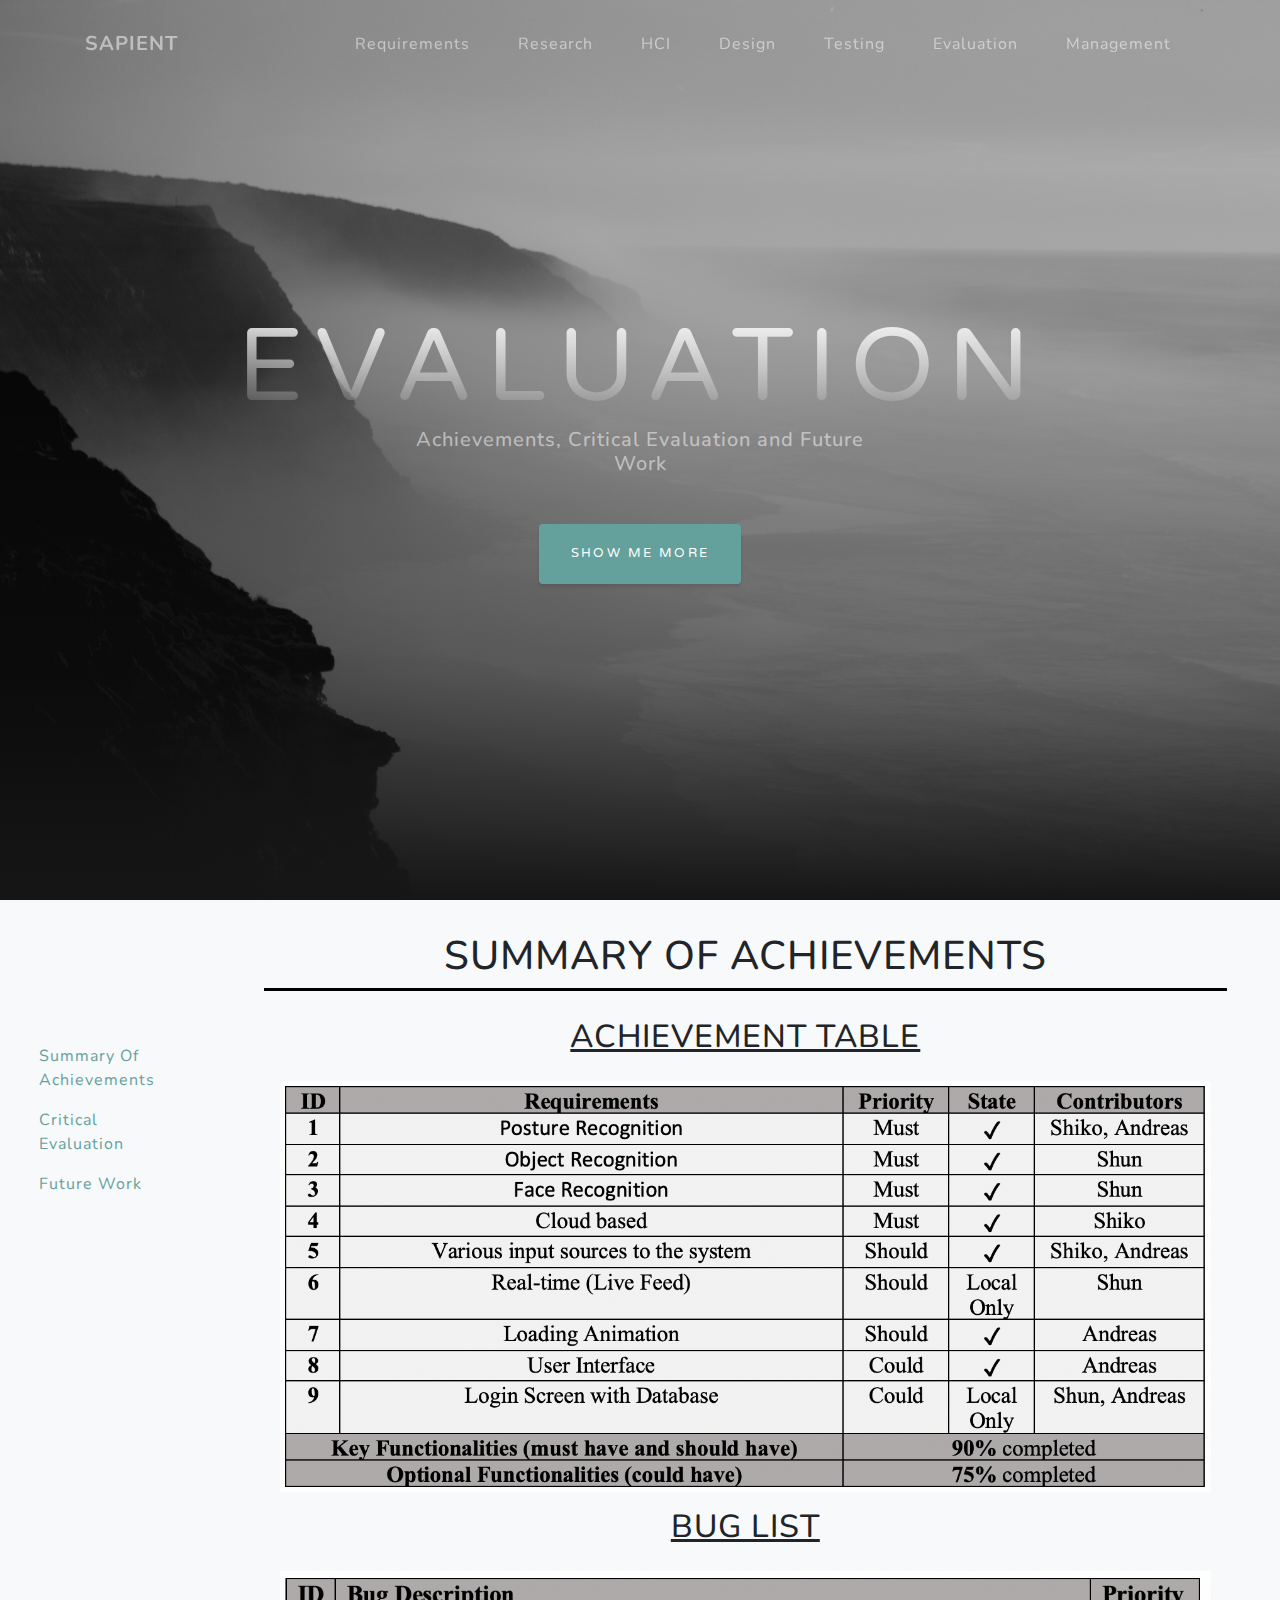
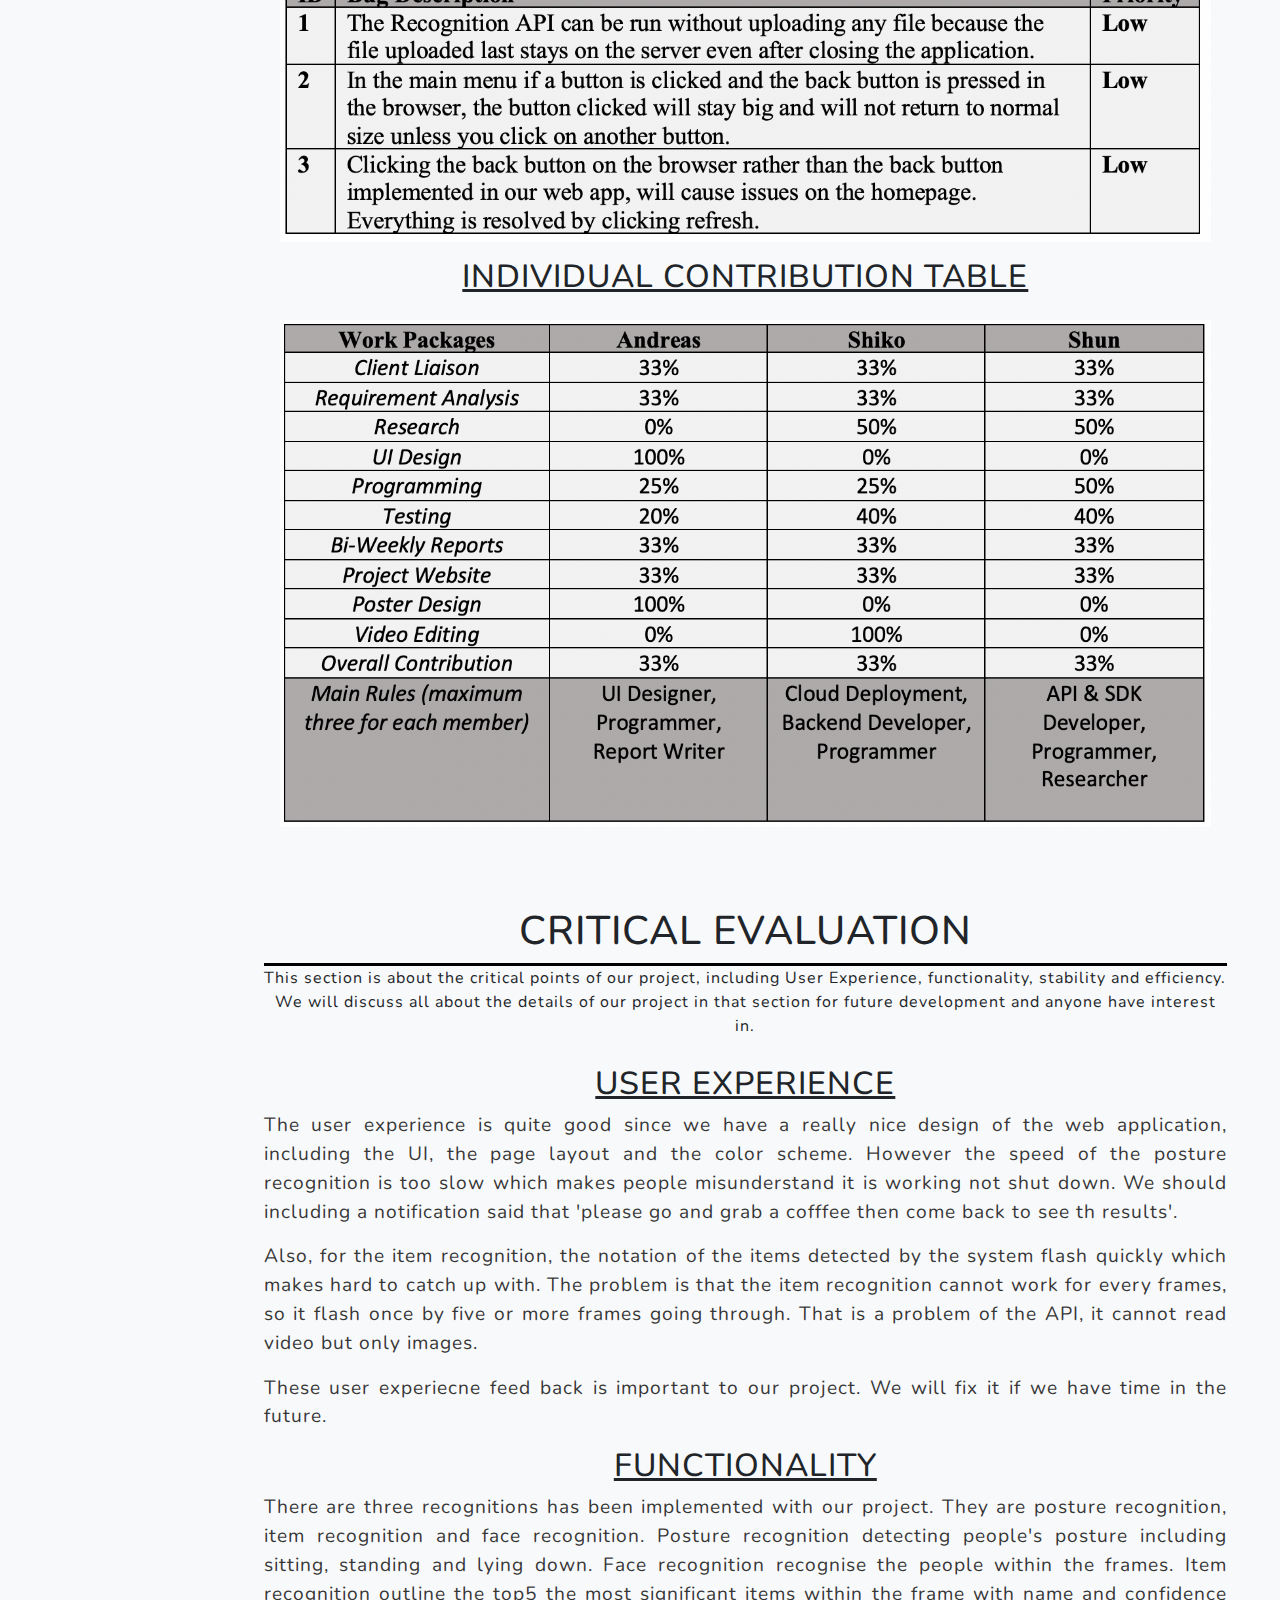
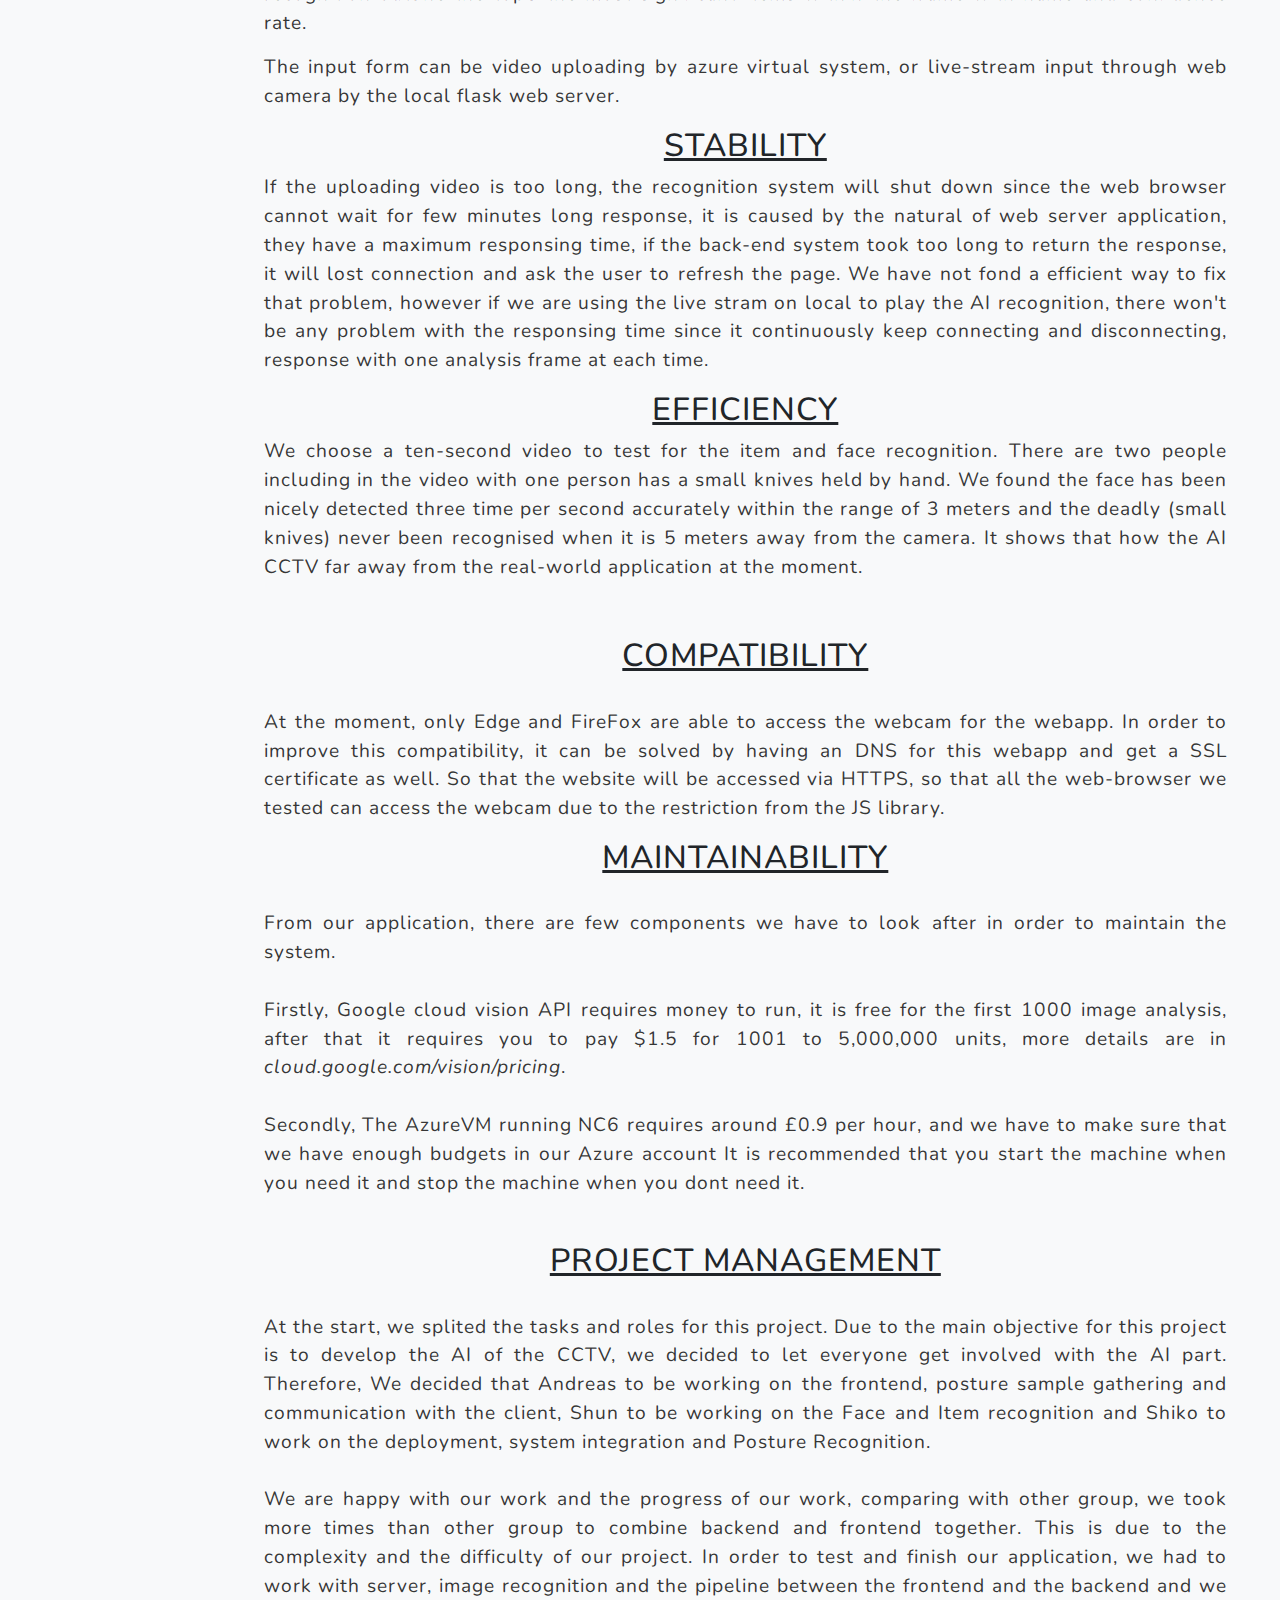
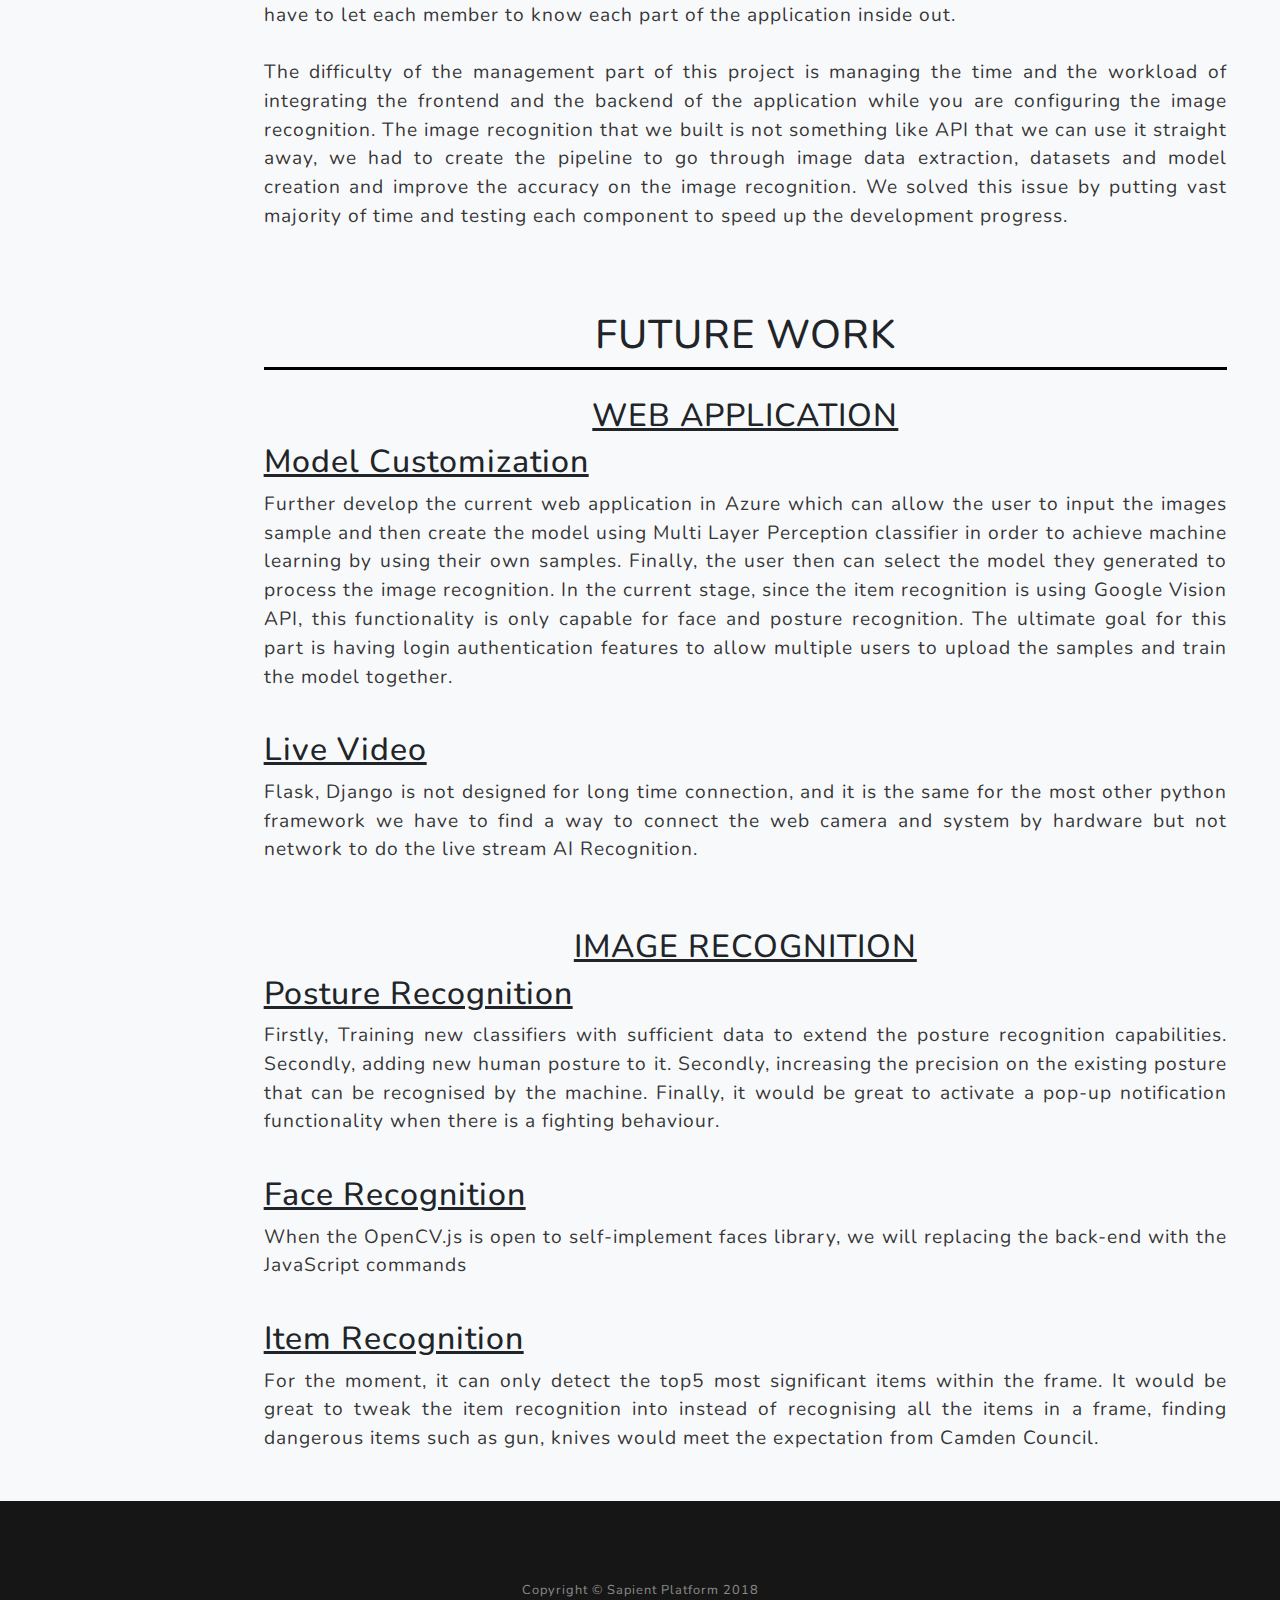
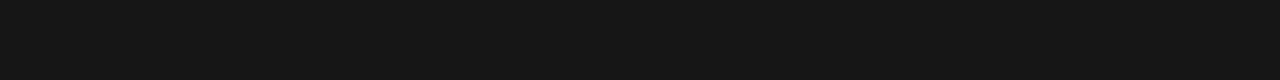
<file: evaluation.html>
<!DOCTYPE html>
<html lang="en">

  <head>

    <meta charset="utf-8">
    <meta name="viewport" content="width=device-width, initial-scale=1, shrink-to-fit=no">
    <meta name="description" content="">
    <meta name="author" content="">

    <title>Sapient - CCTV Analysis AI</title>

    <!-- Bootstrap core CSS -->
    <link href="vendor/bootstrap/css/bootstrap.min.css" rel="stylesheet">

    <!-- Custom fonts for this template -->
    <link href="vendor/fontawesome-free/css/all.min.css" rel="stylesheet">
    <link href="https://fonts.googleapis.com/css?family=Varela+Round" rel="stylesheet">
    <link href="https://fonts.googleapis.com/css?family=Nunito:200,200i,300,300i,400,400i,600,600i,700,700i,800,800i,900,900i" rel="stylesheet">

    <!-- Custom styles for this template -->
    <link href="css/grayscale.min.css" rel="stylesheet">
    <link href="css/custom.css" rel="stylesheet">

  </head>

  <body id="page-top">

    <!-- Navigation -->
    <nav class="navbar navbar-expand-lg navbar-light fixed-top" id="mainNav">
      <div class="container">
        <a class="navbar-brand js-scroll-trigger" href="index.html">SAPIENT</a>
        <button class="navbar-toggler navbar-toggler-right" type="button" data-toggle="collapse" data-target="#navbarResponsive" aria-controls="navbarResponsive" aria-expanded="false" aria-label="Toggle navigation">
          Menu
          <i class="fas fa-bars"></i>
        </button>
        <div class="collapse navbar-collapse" id="navbarResponsive">
          <ul class="navbar-nav ml-auto">
            <li class="nav-item">
              <a class="nav-link js-scroll-trigger" href="requirements.html">Requirements</a>
            </li>
            <li class="nav-item">
              <a class="nav-link js-scroll-trigger" href="research.html">Research</a>
            </li>
            <li class="nav-item">
              <a class="nav-link js-scroll-trigger" href="hci.html">HCI</a>
            </li>
            <li class="nav-item">
              <a class="nav-link js-scroll-trigger" href="design.html">Design</a>
            </li>
            <li class="nav-item">
              <a class="nav-link js-scroll-trigger" href="testing.html">Testing</a>
            </li>
            <li class="nav-item">
              <a class="nav-link js-scroll-trigger" href="evaluation.html">Evaluation</a>
            </li>
            <li class="nav-item">
              <a class="nav-link js-scroll-trigger" href="management.html">Management</a>
            </li>
          </ul>
        </div>
      </div>
    </nav>

    <!-- Header -->
    <header class="masthead">
      <div class="container d-flex h-100 align-items-center">
        <div class="mx-auto text-center">
          <h1 class="mx-auto my-0 text-uppercase">Evaluation</h1>
          <h2 class="text-white-50 mx-auto mt-2 mb-5">Achievements, Critical Evaluation and Future Work</h2>
          <a href="#summary_of_achievements" class="btn btn-primary js-scroll-trigger">Show me more</a>
        </div>
      </div>
    </header>

    <div class="container-fluid bg-light">
      <div class="row">
        <!--Sidebar menu-->
        <div class="col-sm-2">
          <br>
          <br>
          <div id="sidebar" class="sidebar">
           <nav class="navbar navbar-shrink">
              <ul class="navbar-nav">
                <li class="nav-item">
                  <a class="nav-link js-scroll-trigger" href="#summary_of_achievements">Summary Of Achievements</a>
                </li>
                <li class="nav-item">
                  <a class="nav-link js-scroll-trigger" href="#critical_evaluation">Critical Evaluation</a>
                </li>
                <li class="nav-item">
                  <a class="nav-link js-scroll-trigger" href="#future_work">Future Work</a>
                </li>
              </ul>
            </nav>
          </div>
        </div>


    <div class="col-sm-10">
      <!-- Black Spot Beneath Header Section -->
      <section id="summary_of_achievements" class="projects-section bg-light">
        <div class="container">
          <div class="col-lg-12 text-center">
            <h1 class="section-heading text-uppercase">Summary of achievements</h1>
            <p class="line"></p>
            <h2 class="section-heading text-uppercase"><u>Achievement Table</u></h2>
              <img src="img/achievement.png" class="achievements_table">
            <h2 class="section-heading text-uppercase"><u>Bug list</u></h2>
              <img src="img/buglist.png" class="bug_list">
            <h2 class="section-heading text-uppercase"><u>Individual Contribution Table</u></h2>
              <img src="img/contribution.png" class="contribution_table">
          </div>
        </div>
      </section>


      <section id="critical_evaluation" class="projects-section bg-light">
        <div class="container">
          <div class="col-lg-12 text-center">
            <h1 class="section-heading text-uppercase">Critical Evaluation</h1>
            <p class="line">
              This section is about the critical points of our project, including User Experience, functionality, stability and efficiency.
              We will discuss all about the details of our project in that section for future development and anyone have interest in.
            </p>
            <h2 class="section-heading text-uppercase"><u>User Experience</u></h2>
            <p class="text-black-100" style="text-align: justify;">
              The user experience is quite good since we have a really nice design of the web application, including the UI, the page layout
              and the color scheme. However the speed of the posture recognition is too slow which makes people misunderstand it is working not
              shut down. We should including a notification said that 'please go and grab a cofffee then come back to see th results'.
            </p>
            <p class="text-black-100" style="text-align: justify;">
              Also, for the item recognition, the notation of the items detected by the system flash quickly which makes hard to catch up with.
              The problem is that the item recognition cannot work for every frames, so it flash once by five or more frames going through. That is a
              problem of the API, it cannot read video but only images.
            </p>
            <p class="text-black-100" style="text-align: justify;">
              These user experiecne feed back is important to our project. We will fix it if we have
              time in the future.
            </p>
            <h2 class="section-heading text-uppercase"><u>Functionality</u></h2>
            <p class="text-black-100" style="text-align: justify;">
              There are three recognitions has been implemented with our project. They are posture recognition, item recognition and face recognition. Posture recognition
              detecting people's posture including sitting, standing and lying down. Face recognition recognise the people within the frames. Item recognition
              outline the top5 the most significant items within the frame with name and confidence rate.
            </p>
            <p class="text-black-100" style="text-align: justify;">
              The input form can be video uploading by azure virtual system, or live-stream input through web camera by the local flask web server.
            </p>
            <h2 class="section-heading text-uppercase"><u>Stability</u></h2>
            <p class="text-black-100" style="text-align: justify;">
              If the uploading video is too long, the recognition system will shut down since the web browser cannot wait for few minutes long response,
              it is caused by the natural of web server application, they have a maximum responsing time, if the back-end system took too long to return the
              response, it will lost connection and ask the user to refresh the page. We have not fond a efficient way to fix that problem, however if we are using the live
              stram on local to play the AI recognition, there won't be any problem with the responsing time since it continuously keep connecting and disconnecting, response with one
              analysis frame at each time.
            </p>
            <h2 class="section-heading text-uppercase"><u>Efficiency</u></h2>
            <p class="text-black-100" style="text-align: justify;">
              We choose a ten-second video to test for the item and face recognition. There are two people including in the video with one person has a small knives held by hand. We found the face has been nicely detected three time per second accurately within the range of 3 meters and the deadly (small knives) never been recognised when it is 5 meters away from the camera. It shows that how the AI CCTV far away from the real-world application at the moment.
            </p>
            <br>
            <p class="text-black-100" style="text-align: justify;"></p>
            <h2 class="section-heading text-uppercase"><u>Compatibility</u></h2>
            <br>
            <p class="text-black-100" style="text-align: justify;">At the moment, only Edge and FireFox are able to access the webcam for the webapp. In order to improve this compatibility, it can be solved by having an DNS for this webapp and get a SSL certificate as well. So that the website will be accessed via HTTPS, so that all the web-browser we tested can access the webcam due to the restriction from the JS library.</p>
            <h2 class="section-heading text-uppercase"><u>Maintainability</u></h2>
            <br>
            <p class="text-black-100" style="text-align: justify;">From our application, there are few components we have to look after in order to maintain the system.
              <br>
              <br>
              Firstly, Google cloud vision API requires money to run, it is free for the first 1000 image analysis, after that it requires you to pay $1.5 for 1001 to 5,000,000 units, more details are in <i>cloud.google.com/vision/pricing</i>.
              <br>
              <br>
              Secondly, The AzureVM running NC6 requires around £0.9 per hour, and we have to make sure that we have enough budgets in our Azure account It is recommended that you start the machine when you need it and stop the machine when you dont need it.
              <br>
              <br>

            </p>
            <h2 class="section-heading text-uppercase"><u>Project Management</u></h2>
            <br>
            <p class="text-black-100" style="text-align: justify;">At the start, we splited the tasks and roles for this project. Due to the main objective for this project is to develop the AI of the CCTV, we decided to let everyone get involved with the AI part. Therefore, We decided that Andreas to be working on the frontend, posture sample gathering and communication with the client, Shun to be working on the Face and Item recognition and Shiko to work on the deployment, system integration and Posture Recognition.
              <br>
              <br>
            We are happy with our work and the progress of our work, comparing with other group, we took more times than other group to combine backend and frontend together. This is due to the complexity and the difficulty of our project. In order to test and finish our application, we had to work with server, image recognition and the pipeline between the frontend and the backend and we have to let each member to know each part of the application inside out.
              <br>
              <br>
            The difficulty of the management part of this project is managing the time and the workload of integrating the frontend and the backend of the application while you are configuring the image recognition. The image recognition that we built is not something like API that we can use it straight away, we had to create the pipeline to go through image data extraction, datasets and model creation and improve the accuracy on the image recognition. We solved this issue by putting vast majority of time and testing each component to speed up the development progress.
            </p>

          </div>
        </div>
      </section>

      <section id="future_work" class="projects-section bg-light">
        <div class="container">
          <div class="col-lg-12 text-center">
            <h1 class="section-heading text-uppercase">Future Work</h1>
            <p class="line"></p>
            <h2 class="section-heading text-uppercase"><u>Web Application</u></h2>
            <h2 align="left"><u>Model Customization</u></h2>
            <p class="text-black-100" style="text-align: justify;">Further develop the current web application in Azure which can allow the user to input the images sample and then create the model using Multi Layer Perception classifier in order to achieve machine learning by using their own samples. Finally, the user then can select the model they generated to process the image recognition. In the current stage, since the item recognition is using Google Vision API, this functionality is only capable for face and posture recognition. The ultimate goal for this part is having login authentication features to allow multiple users to upload the samples and train the model together.</p>
            <br>
            <h2 align="left"><u>Live Video</u></h2>
            <p class="text-black-100" style="text-align: justify;">Flask, Django is not designed for long time connection, and it is the same for the most other python framework we have to find a way to connect the web camera and system by hardware but not network to do the live stream AI Recognition.</p>
            <br>
            <br>
            <h2 class="section-heading text-uppercase"><u>Image Recognition</u></h2>
            <h2 align="left"><u>Posture Recognition</u></h2>
            <p class="text-black-100" style="text-align: justify;">Firstly, Training new classifiers with sufficient data to extend the posture recognition capabilities. Secondly, adding new human posture to it. Secondly, increasing the precision on the existing posture that can be recognised by the machine. Finally, it would be great to activate a pop-up notification functionality when there is a fighting behaviour.</p>
            <br>
            <h2 align="left"><u>Face Recognition</u></h2>
            <p class="text-black-100" style="text-align: justify;">When the OpenCV.js is open to self-implement faces library, we will replacing the back-end with the JavaScript commands</p>
            <br>
            <h2 align="left"><u>Item Recognition</u></h2>
            <p class="text-black-100" style="text-align: justify;">For the moment, it can only detect the top5 most significant items within the frame. It would be great to tweak the item recognition into instead of recognising all the items in a frame, finding dangerous items such as gun, knives would meet the expectation from Camden Council.</p>
          </div>
        </div>
      </section>

    </div>
  </div>
</div>




    <!-- Footer -->
    <footer class="bg-black small text-center text-white-50">
      <div class="container">
        Copyright &copy; Sapient Platform 2018
      </div>
    </footer>

    <!-- Bootstrap core JavaScript -->
    <script src="vendor/jquery/jquery.min.js"></script>
    <script src="vendor/bootstrap/js/bootstrap.bundle.min.js"></script>

    <!-- Plugin JavaScript -->
    <script src="vendor/jquery-easing/jquery.easing.min.js"></script>

    <!-- Custom scripts for this template -->
    <script src="js/grayscale.min.js"></script>
    <script src="js/sidebar.js"></script>

  </body>

</html>
</file>
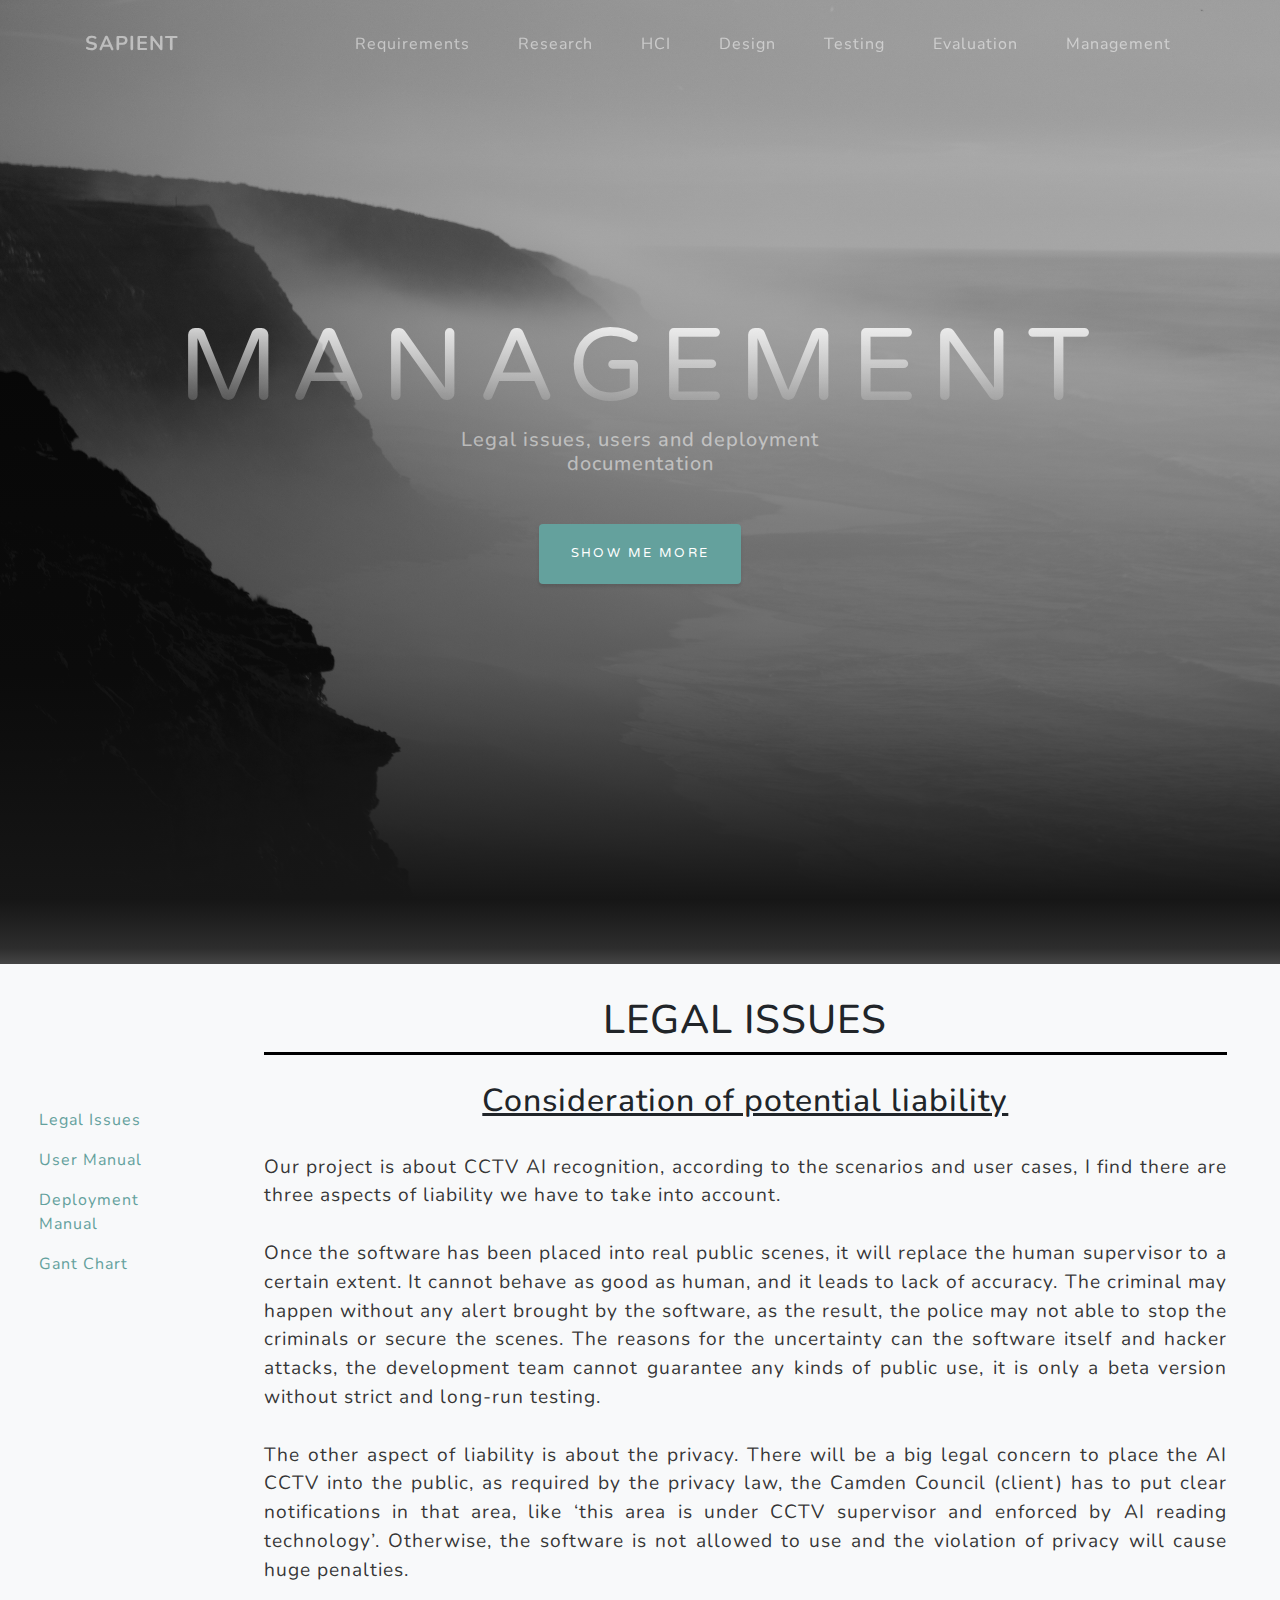
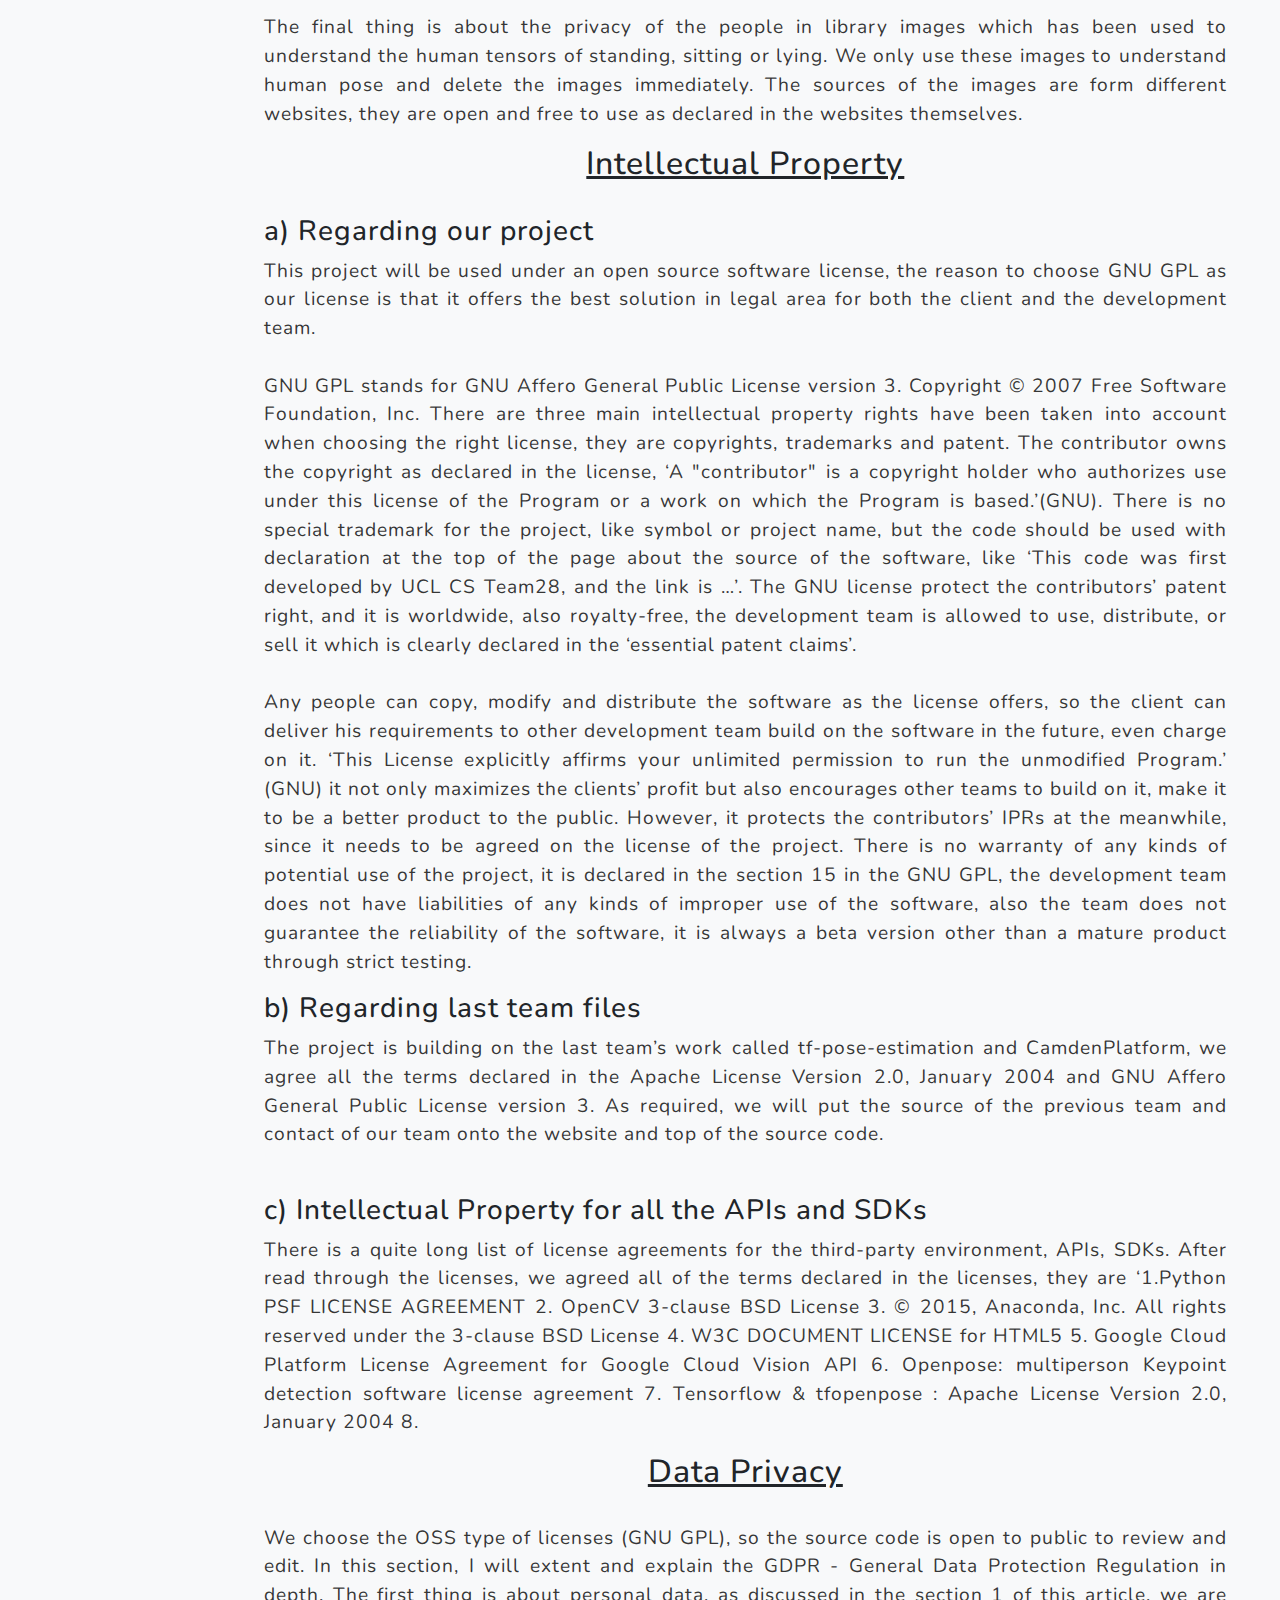
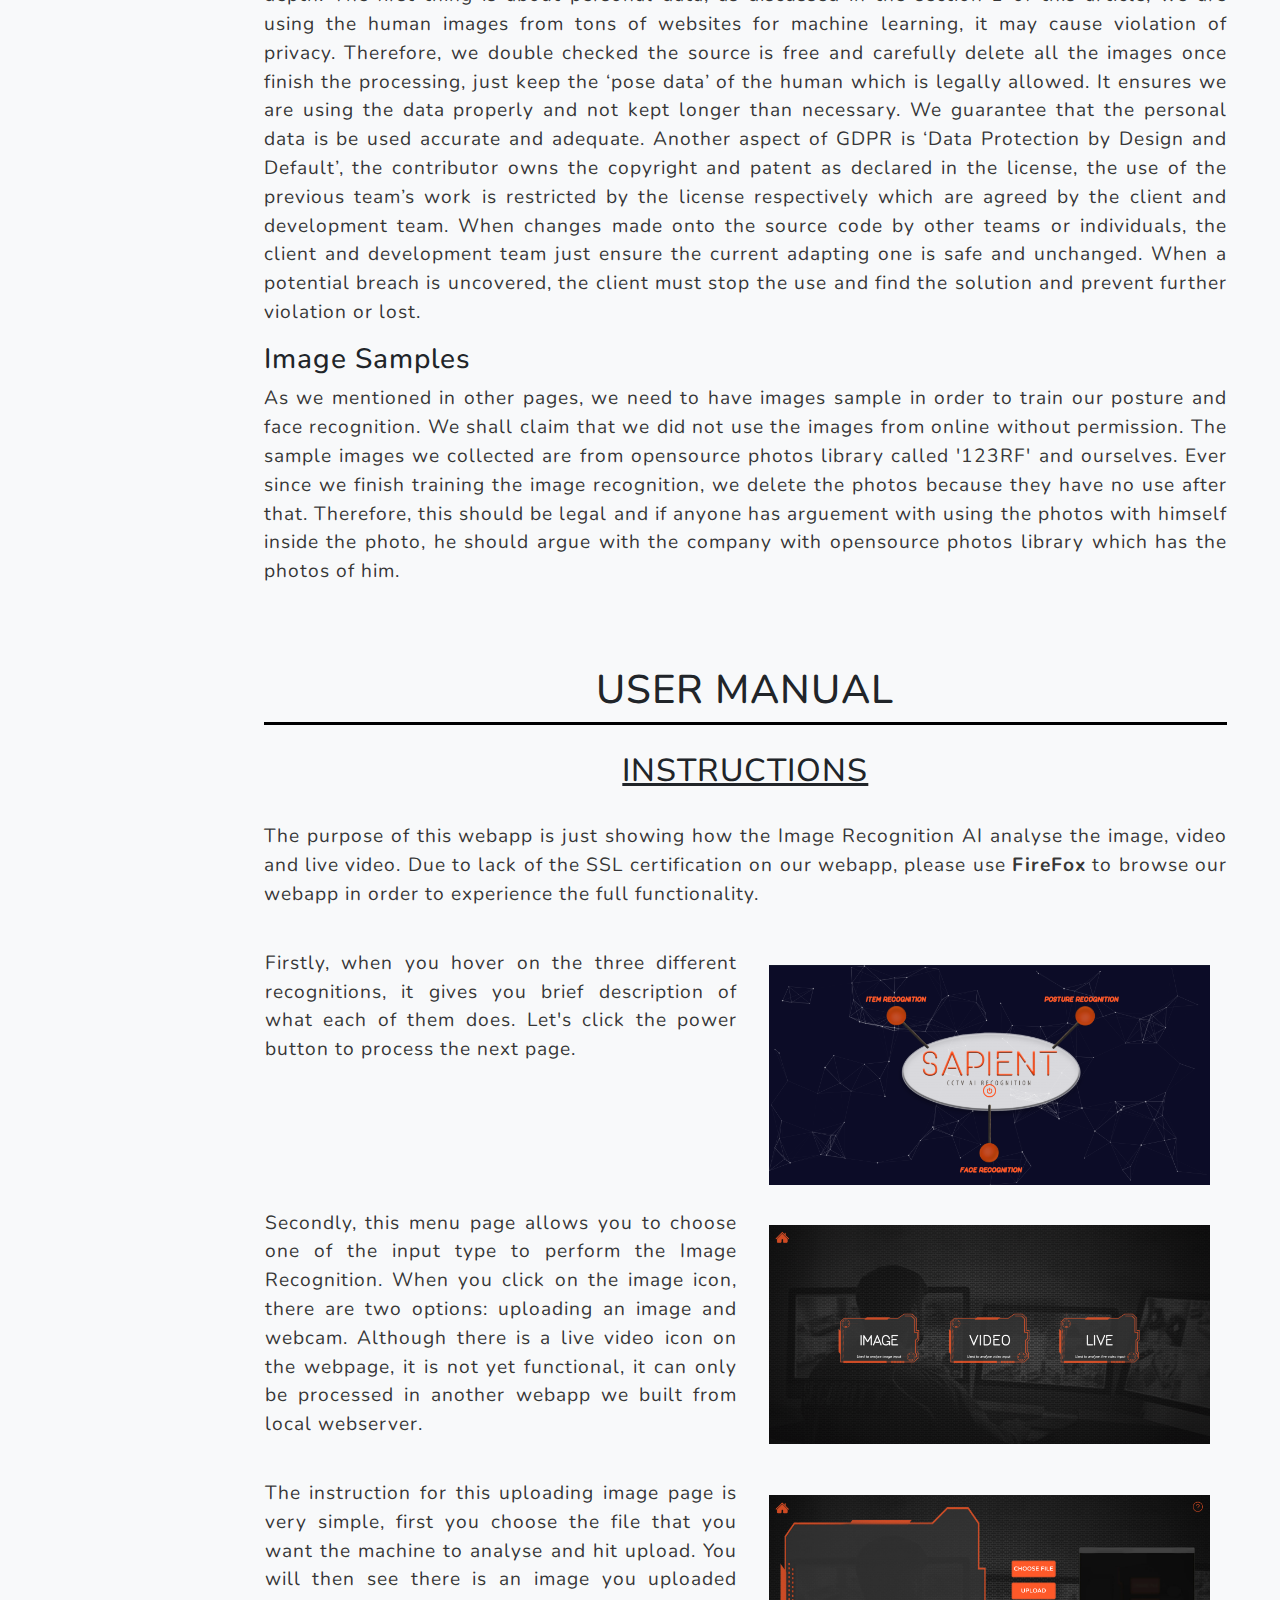
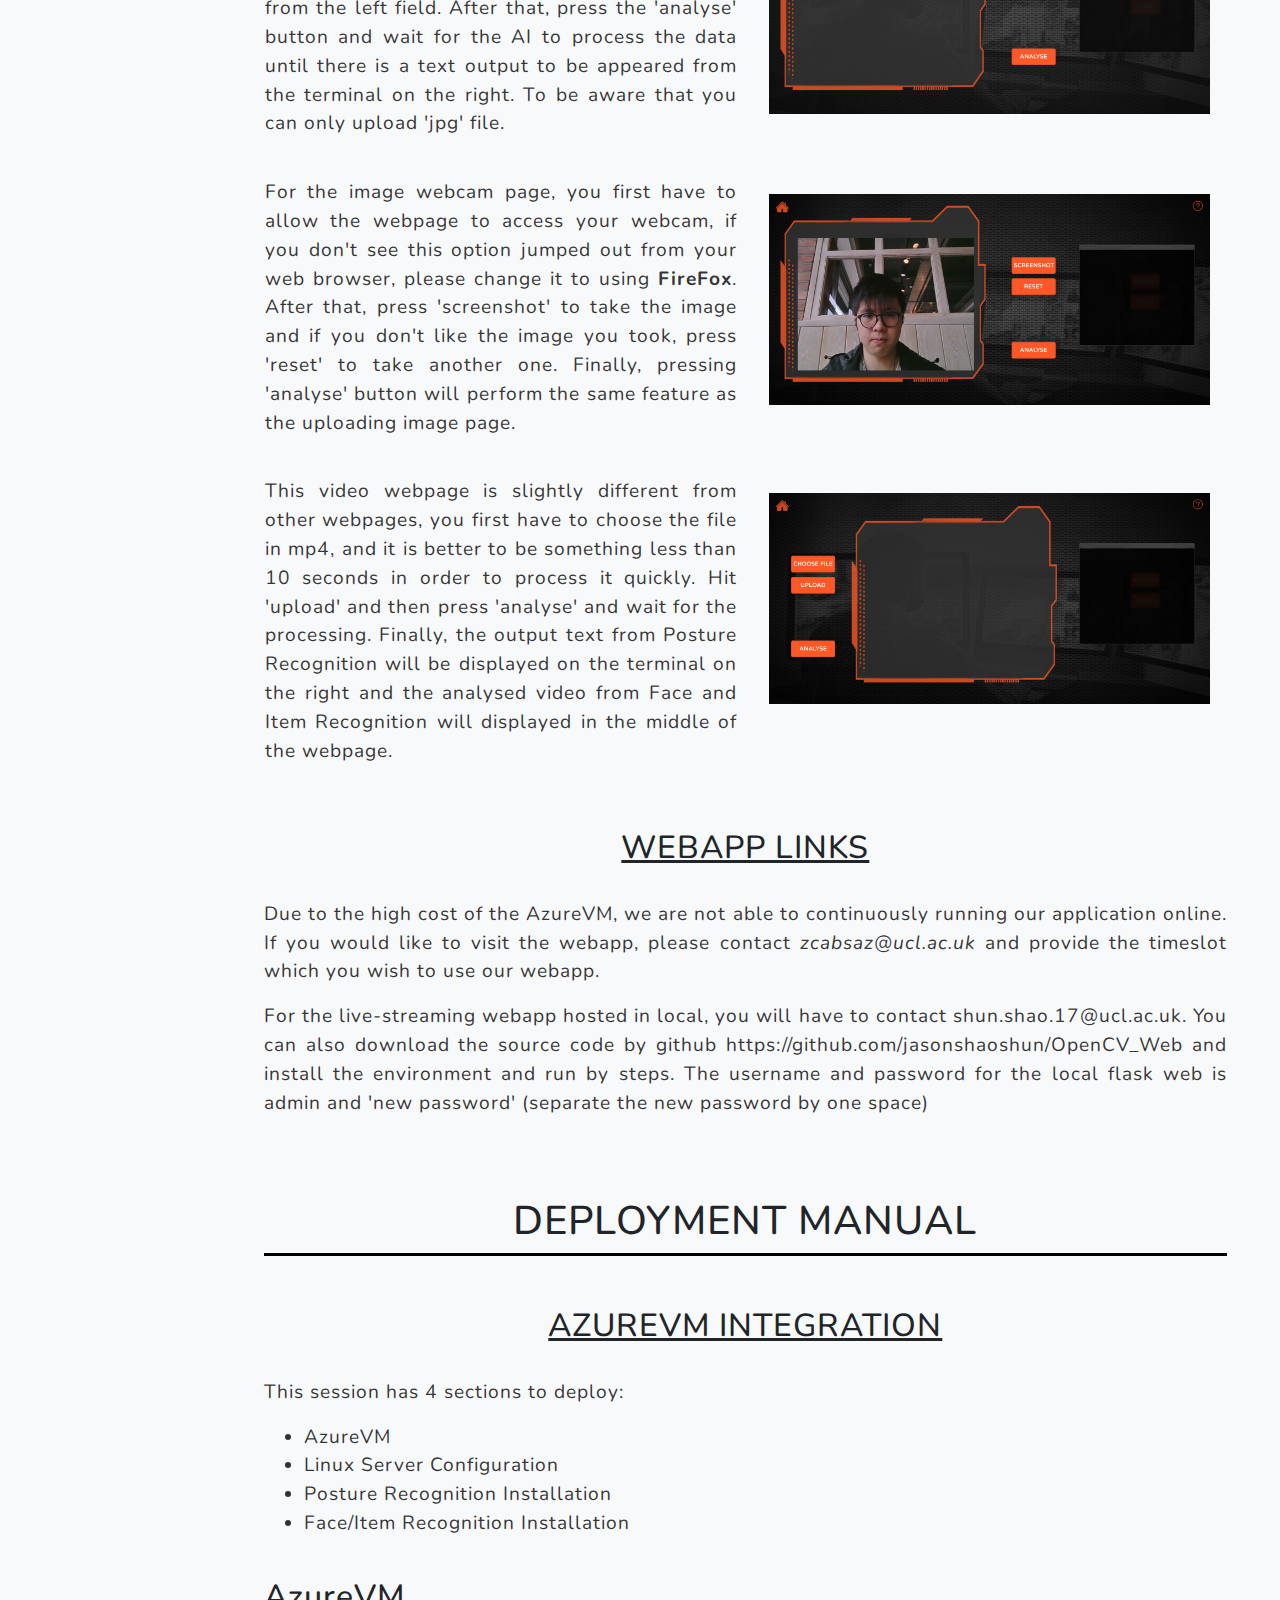
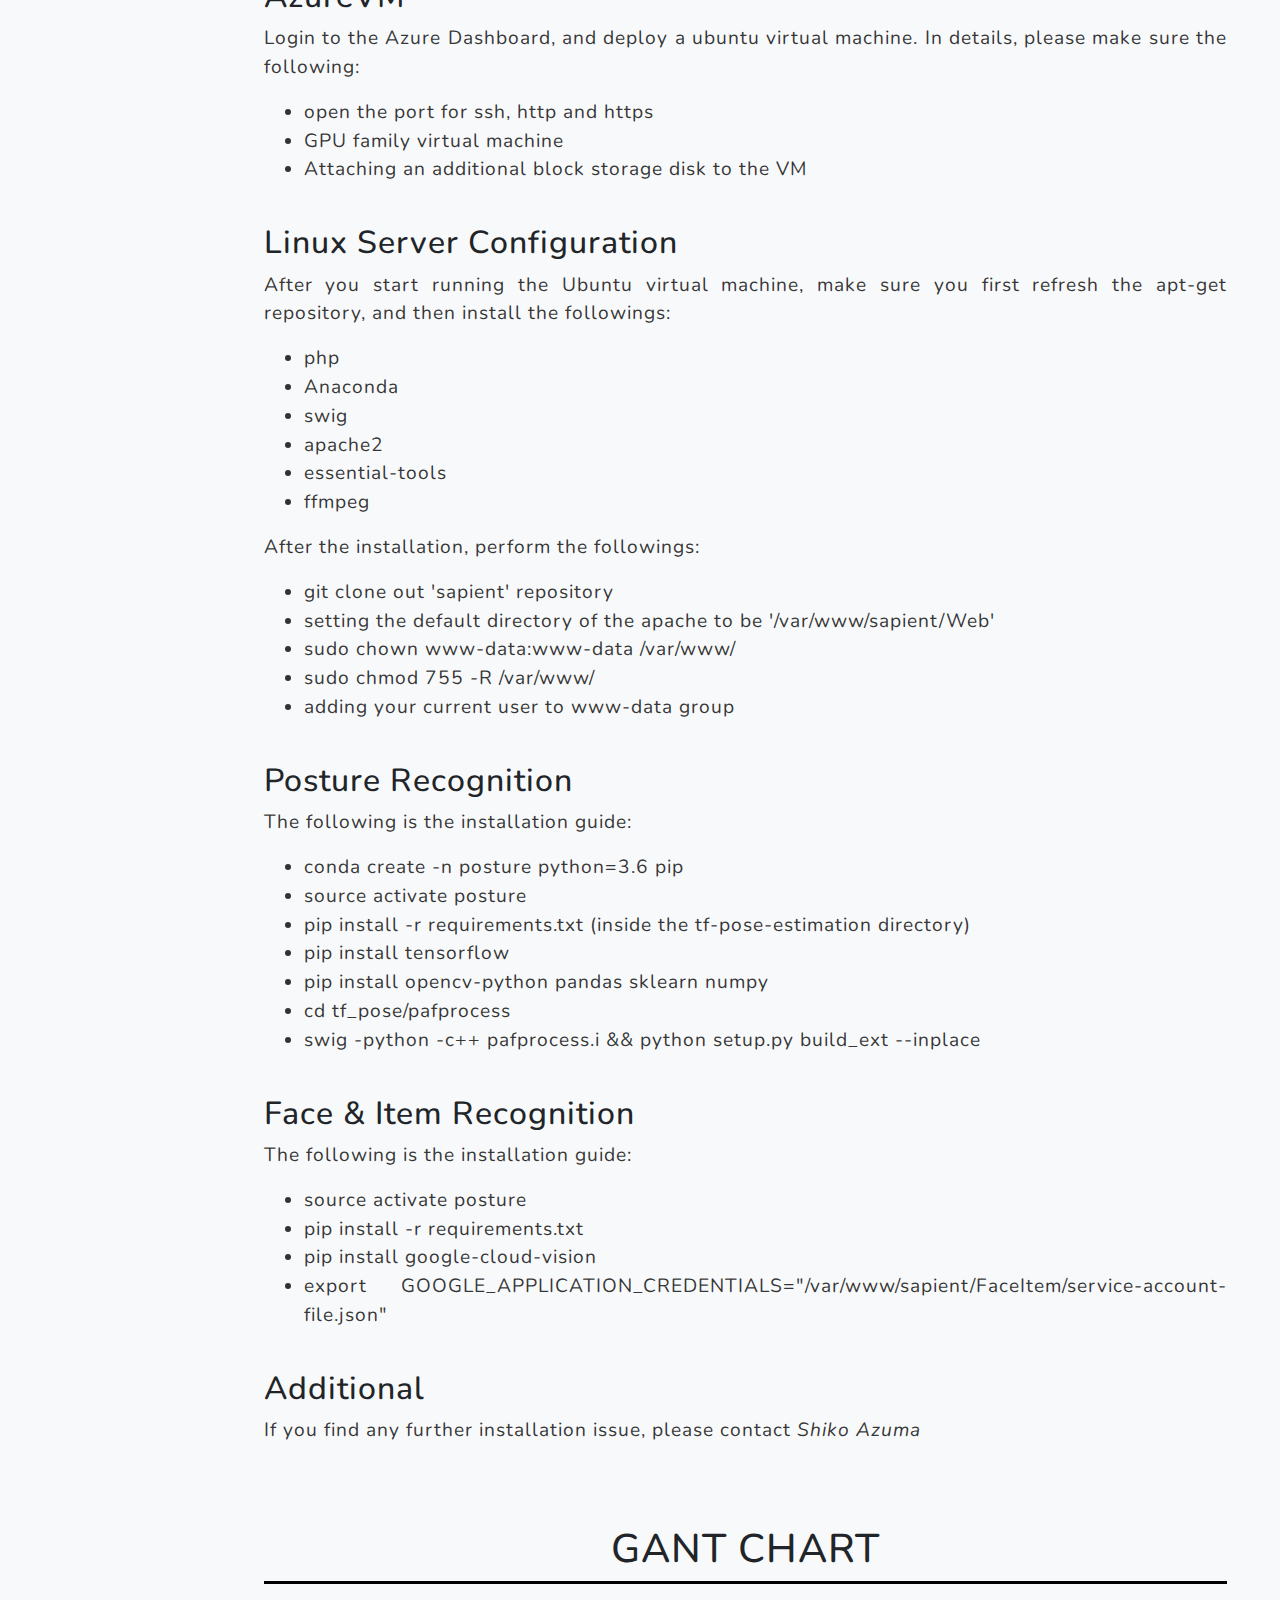
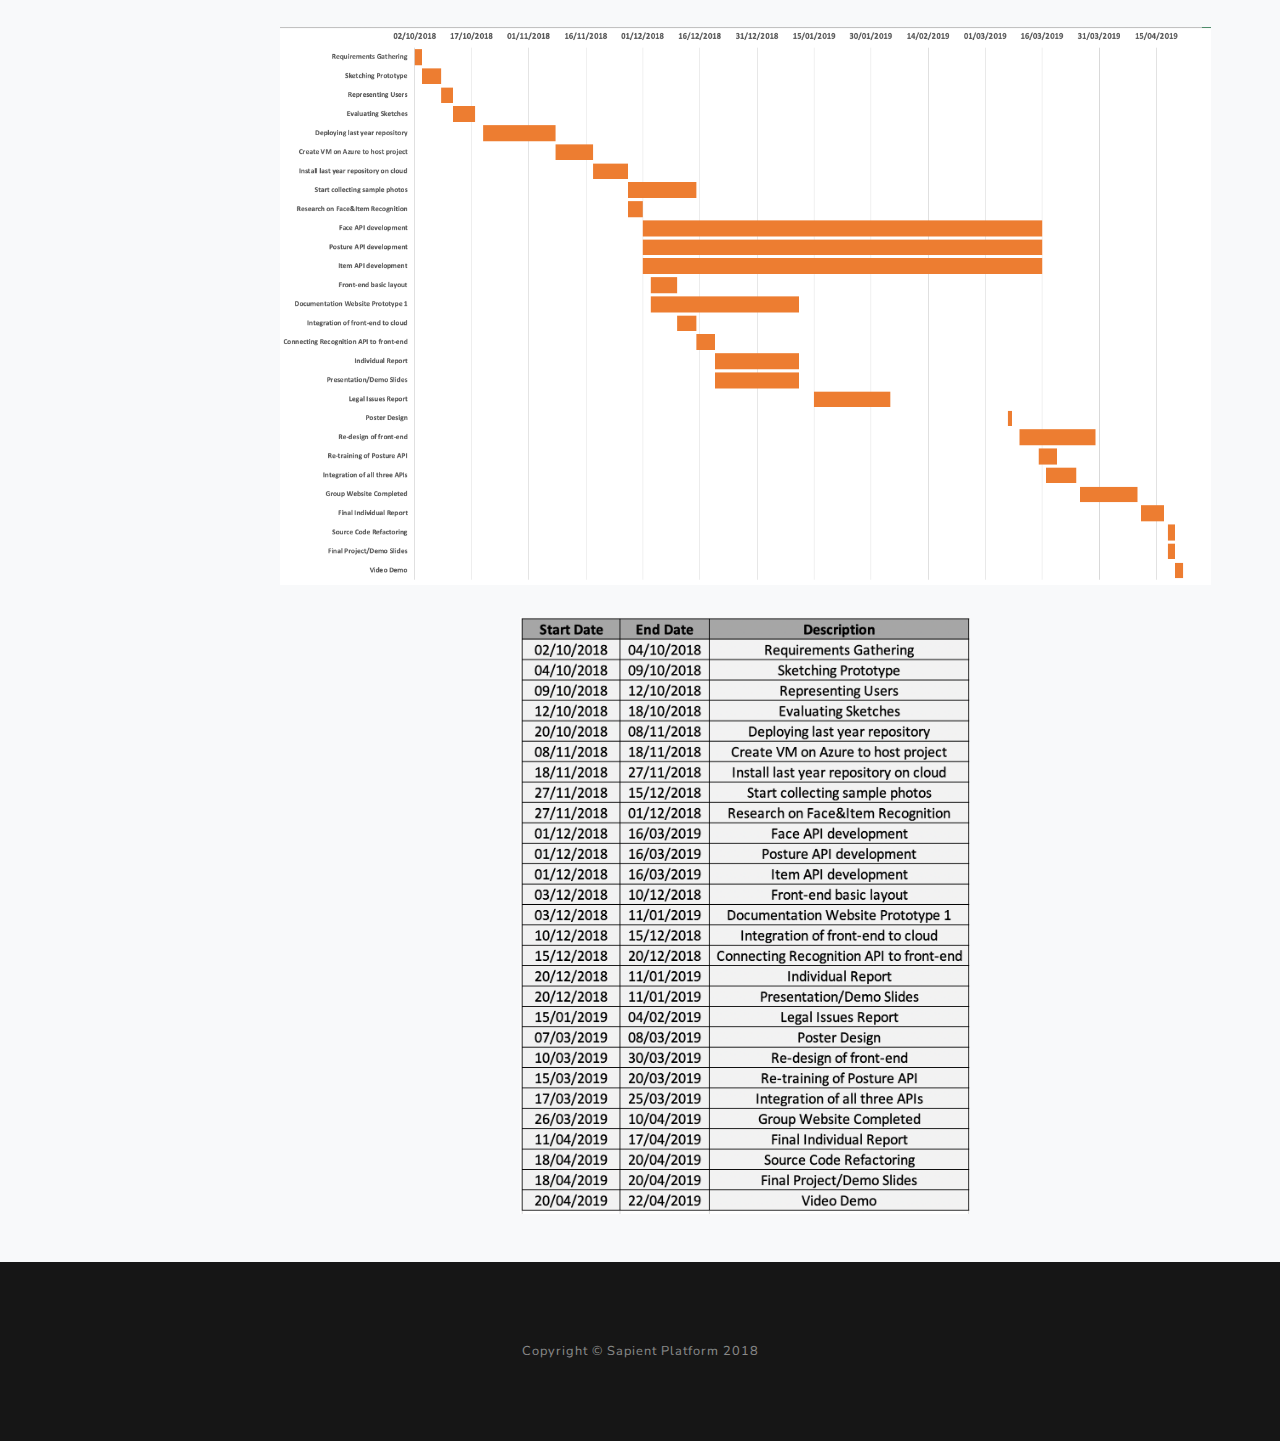
<file: management.html>
<!DOCTYPE html>
<html lang="en">

  <head>

    <meta charset="utf-8">
    <meta name="viewport" content="width=device-width, initial-scale=1, shrink-to-fit=no">
    <meta name="description" content="">
    <meta name="author" content="">

    <title>Sapient - CCTV Analysis AI</title>

    <!-- Bootstrap core CSS -->
    <link href="vendor/bootstrap/css/bootstrap.min.css" rel="stylesheet">

    <!-- Custom fonts for this template -->
    <link href="vendor/fontawesome-free/css/all.min.css" rel="stylesheet">
    <link href="https://fonts.googleapis.com/css?family=Varela+Round" rel="stylesheet">
    <link href="https://fonts.googleapis.com/css?family=Nunito:200,200i,300,300i,400,400i,600,600i,700,700i,800,800i,900,900i" rel="stylesheet">

    <!-- Custom styles for this template -->
    <link href="css/grayscale.min.css" rel="stylesheet">
    <link href="css/custom.css" rel="stylesheet">

  </head>

  <body id="page-top">

    <!-- Navigation -->
    <nav class="navbar navbar-expand-lg navbar-light fixed-top" id="mainNav">
      <div class="container">
        <a class="navbar-brand js-scroll-trigger" href="index.html">SAPIENT</a>
        <button class="navbar-toggler navbar-toggler-right" type="button" data-toggle="collapse" data-target="#navbarResponsive" aria-controls="navbarResponsive" aria-expanded="false" aria-label="Toggle navigation">
          Menu
          <i class="fas fa-bars"></i>
        </button>
        <div class="collapse navbar-collapse" id="navbarResponsive">
          <ul class="navbar-nav ml-auto">
            <li class="nav-item">
              <a class="nav-link js-scroll-trigger" href="requirements.html">Requirements</a>
            </li>
            <li class="nav-item">
              <a class="nav-link js-scroll-trigger" href="research.html">Research</a>
            </li>
            <li class="nav-item">
              <a class="nav-link js-scroll-trigger" href="hci.html">HCI</a>
            </li>
            <li class="nav-item">
              <a class="nav-link js-scroll-trigger" href="design.html">Design</a>
            </li>
            <li class="nav-item">
              <a class="nav-link js-scroll-trigger" href="testing.html">Testing</a>
            </li>
            <li class="nav-item">
              <a class="nav-link js-scroll-trigger" href="evaluation.html">Evaluation</a>
            </li>
            <li class="nav-item">
              <a class="nav-link js-scroll-trigger" href="management.html">Management</a>
            </li>
          </ul>
        </div>
      </div>
    </nav>

    <!-- Header -->
    <header class="masthead">
      <div class="container d-flex h-100 align-items-center">
        <div class="mx-auto text-center">
          <h1 class="mx-auto my-0 text-uppercase">Management</h1>
          <h2 class="text-white-50 mx-auto mt-2 mb-5">Legal issues, users and deployment documentation</h2>
          <a href="#about" class="btn btn-primary js-scroll-trigger">Show me more</a>
        </div>
      </div>
    </header>

    <!-- Black Spot Beneath Header Section -->
    <section id="about" class="about-section text-center">
      <div class="container">
        <div class="row">
          <div class="col-lg-12 text-center">
            <h1 class="text-white mb-4 text-uppercase"></h1>
            <p class="text-white-50" style="text-align: justify;"></p>
          </div>
        </div>
      </div>
    </section>

    <div class="container-fluid bg-light">
      <div class="row">
        <!--Sidebar menu-->
        <div class="col-sm-2">
          <br>
          <br>
          <div id="sidebar" class="sidebar">
           <nav class="navbar navbar-shrink">
              <ul class="navbar-nav">
                <li class="nav-item">
                  <a class="nav-link js-scroll-trigger" href="#legal_issues">Legal Issues</a>
                </li>
                <li class="nav-item">
                  <a class="nav-link js-scroll-trigger" href="#user_manual">User Manual</a>
                </li>
                <li class="nav-item">
                  <a class="nav-link js-scroll-trigger" href="#deployment_manual">Deployment Manual</a>
                </li>
                <li class="nav-item">
                  <a class="nav-link js-scroll-trigger" href="#gant_chart">Gant Chart</a>
                </li>
              </ul>
            </nav>
          </div>
        </div>


    <div class="col-sm-10">

    <section id="legal_issues" class="projects-section bg-light">
      <div class="container">
        <div class="col-lg-12 text-center">
          <h1 class="section-heading text-uppercase">Legal Issues</h1>
          <p class="line"></p>
          <h2 align="center"><u>Consideration of potential liability</u></h2></br>
            <p class="text-black-100" style="text-align: justify;" >Our project is about CCTV AI recognition, according to the scenarios and user cases,
               I find there are three aspects of liability we have to take into account.</br></br>

              Once the software has been placed into real public scenes, it will replace the human supervisor to a certain extent. It cannot behave as good
              as human, and it leads to lack of accuracy. The criminal may happen without any alert brought by the software, as the result, the police may
              not able to stop the criminals or secure the scenes. The reasons for the uncertainty can the software itself and hacker attacks, the development
              team cannot guarantee any kinds of public use, it is only a beta version without strict and long-run testing.</br></br>

              The other aspect of liability is about the privacy. There will be a big legal concern to place the AI CCTV into the public, as required by the
              privacy law, the Camden Council (client) has to put clear notifications in that area, like ‘this area is under CCTV supervisor and enforced by AI reading
              technology’. Otherwise, the software is not allowed to use and the violation of privacy will cause
              huge penalties.</br></br>

              The final thing is about the privacy of the people in library images which has been used to understand the human tensors of standing,
              sitting or lying. We only use these images to understand human pose and delete the images immediately. The sources of the images are form
              different websites, they are open and free to use as declared in the websites themselves.</br>
              </p>

              <h2 align="center"><u>Intellectual Property</u></h2></br>
              <h3 align="left">a)	Regarding our project</h3>
                <p class="text-black-100" style="text-align: justify;" >This project will be used under an open source software license, the reason to choose GNU GPL
                  as our license is that it offers the best solution in legal area for both the client and the development team.</br></br>

                  GNU GPL stands for GNU Affero General Public License version 3. Copyright © 2007 Free Software Foundation, Inc. <https://fsf.org/> There are three main intellectual property rights have been taken into account when choosing the right license, they are copyrights, trademarks and patent. The contributor owns the copyright as declared in the license, ‘A "contributor" is a copyright holder who authorizes use under this license of the Program or a work on which the Program is based.’(GNU).
                  There is no special trademark for the project, like symbol or project name, but the code should be used with declaration at the top of the page about the source of the software, like ‘This code was first developed by UCL CS Team28, and the link is …’. The GNU license protect the contributors’ patent right, and it is worldwide, also royalty-free, the development team is allowed to use, distribute, or sell it which is clearly declared in the ‘essential patent claims’.</br></br>

                  Any people can copy, modify and distribute the software as the license offers, so the client can deliver his requirements to other development team build on the software in the future, even charge on it. ‘This License explicitly affirms your unlimited permission to run the unmodified Program.’ (GNU) it not only maximizes the clients’ profit but also encourages other teams to build on it, make it to be a better product to the public. However, it protects the contributors’ IPRs at the meanwhile, since it needs to be agreed on the license of the project. There is no warranty of any kinds of potential use of the project, it is declared in the section 15 in the GNU GPL, the development team does not have liabilities of any kinds of improper use of the software, also the team does not guarantee the reliability of the software, it is always a beta version other than a mature product through strict testing.
                </p>

                <h3 align="left">b)	Regarding last team files</h3>
                <p class="text-black-100" style="text-align: justify;" >The project is building on the last team’s work called tf-pose-estimation and CamdenPlatform, we agree all
                  the terms declared in the Apache License Version 2.0, January 2004 and GNU Affero General Public License version 3. As required, we will put the source of the
                  previous team and contact of our team onto the website and top of the source code.</br></br>

                <h3 align="left">c)	Intellectual Property for all the APIs and SDKs</h3>
                <p class="text-black-100" style="text-align: justify;" >There is a quite long list of license agreements for the third-party environment, APIs, SDKs.
                  After read through the licenses, we agreed all of the terms declared in the licenses, they are ‘1.Python PSF LICENSE AGREEMENT 2. OpenCV 3-clause BSD License
                  3. © 2015, Anaconda, Inc. All rights reserved under the 3-clause BSD License 4. W3C DOCUMENT LICENSE for HTML5 5. Google Cloud Platform License Agreement for
                  Google Cloud Vision API 6. Openpose: multiperson Keypoint detection software license agreement 7. Tensorflow & tfopenpose : Apache License Version 2.0,
                  January 2004 8.</p>

                <h2 align="center"><u>Data Privacy</u></h2></br>
                <p class="text-black-100" style="text-align: justify;" >We choose the OSS type of licenses (GNU GPL), so the source code is open to public to review and edit.
                  In this section, I will extent and explain the GDPR - General Data Protection Regulation in depth. The first thing is about personal data, as discussed in
                  the section 1 of this article, we are using the human images from tons of websites for machine learning, it may cause violation of privacy. Therefore,
                  we double checked the source is free and carefully delete all the images once finish the processing, just keep the ‘pose data’ of the human which is
                  legally allowed. It ensures we are using the data properly and not kept longer than necessary. We guarantee that the personal data is be used accurate and
                  adequate. Another aspect of GDPR is ‘Data Protection by Design and Default’, the contributor owns the copyright and patent as declared in the license,
                  the use of the previous team’s work is restricted by the license respectively which are agreed by the client and development team. When changes made onto
                  the source code by other teams or individuals, the client and development team just ensure the current adapting one is safe and unchanged. When a potential
                  breach is uncovered, the client must stop the use and find the solution and prevent further violation or lost.</p>

                <h3 align="left">Image Samples</h3>
                <p class="text-black-100" style="text-align: justify;" >As we mentioned in other pages, we need to have images sample in order to train our posture and face recognition. We shall claim that we did not use the images from online without permission. The sample images we collected are from opensource photos library called '123RF' and ourselves. Ever since we finish training the image recognition, we delete the photos because they have no use after that. Therefore, this should be legal and if anyone has arguement with using the photos with himself inside the photo, he should argue with the company with opensource photos library which has the photos of him.</p>
        </div>
      </div>
    </section>

    <section id="user_manual" class="projects-section bg-light">
      <div class="container">
        <div class="col-lg-12 text-center">
          <h1 class="section-heading text-uppercase">User Manual</h1>
          <p class="line"></p>
          <h2 class="section-heading text-uppercase"><u>Instructions</u></h2>
          <br>
          <p class="text-black-100" style="text-align: justify;" >The purpose of this webapp is just showing how the Image Recognition AI analyse the image, video and live video. Due to lack of the SSL certification on our webapp, please use <b>FireFox</b> to browse our webapp in order to experience the full functionality.</p>
          <br>
          <div class="row">
            <div class="column">
              <p class="text-black-100" style="text-align: justify;" >Firstly, when you hover on the three different recognitions, it gives you brief description of what each of them does. Let's click the power button to process the next page.</p>
            </div>
            <div class="column">
              <img class="sketch" src="img/management/homepage.png" align="right" style="width: 100%;">
            </div>
          </div>
          <br>
          <div class="row">
            <div class="column">
              <p class="text-black-100" style="text-align: justify;" >Secondly, this menu page allows you to choose one of the input type to perform the Image Recognition. When you click on the image icon, there are two options: uploading an image and webcam. Although there is a live video icon on the webpage, it is not yet functional, it can only be processed in another webapp we built from local webserver.</p>
            </div>
            <div class="column">
              <img class="sketch" src="img/management/menu.png" align="right" style="width: 100%;">
            </div>
          </div>
          <br>
          <div class="row">
            <div class="column">
              <p class="text-black-100" style="text-align: justify;" >The instruction for this uploading image page is very simple, first you choose the file that you want the machine to analyse and hit upload. You will then see there is an image you uploaded from the left field. After that, press the 'analyse' button and wait for the AI to process the data until there is a text output to be appeared from the terminal on the right. To be aware that you can only upload 'jpg' file.</p>
            </div>
            <div class="column">
              <img class="sketch" src="img/management/image_upload.png" align="right" style="width: 100%;">
            </div>
          </div>
          <br>
          <div class="row">
            <div class="column">
              <p class="text-black-100" style="text-align: justify;" >For the image webcam page, you first have to allow the webpage to access your webcam, if you don't see this option jumped out from your web browser, please change it to using <b>FireFox</b>. After that, press 'screenshot' to take the image and if you don't like the image you took, press 'reset' to take another one. Finally, pressing 'analyse' button will perform the same feature as the uploading image page.</p>
            </div>
            <div class="column">
              <img class="sketch" src="img/management/image_webcam.png" align="right" style="width: 100%;">
            </div>
          </div>
          <br>
          <div class="row">
            <div class="column">
              <p class="text-black-100" style="text-align: justify;" >This video webpage is slightly different from other webpages, you first have to choose the file in mp4, and it is better to be something less than 10 seconds in order to process it quickly. Hit 'upload' and then press 'analyse' and wait for the processing. Finally, the output text from Posture Recognition will be displayed on the terminal on the right and the analysed video from Face and Item Recognition will displayed in the middle of the webpage.</p>
            </div>
            <div class="column">
              <img class="sketch" src="img/management/video.png" align="right" style="width: 100%;">
            </div>
          </div>
          <br>
          <br>
          <h2 class="section-heading text-uppercase"><u>Webapp Links</u></h2>
          <br>
          <p class="text-black-100" style="text-align: justify;" >Due to the high cost of the AzureVM, we are not able to continuously running our application online. If you would like to visit the webapp, please contact <i>zcabsaz@ucl.ac.uk</i> and provide the timeslot which you wish to use our webapp.</p>

          <p class="text-black-100" style="text-align: justify;" >
          For the live-streaming webapp hosted in local, you will have to contact shun.shao.17@ucl.ac.uk. You can also download the source code by github https://github.com/jasonshaoshun/OpenCV_Web and install the environment and run by steps.
            The username and password for the local flask web is admin and 'new password' (separate the new password by one space)
          </p>
        </div>
      </div>
    </section>


    <section id="deployment_manual" class="projects-section bg-light">
      <div class="container">
        <div class="col-lg-12 text-center">
          <h1 class="section-heading text-uppercase">Deployment Manual</h1>
          <p class="line"></p>
          <br>
          <h2 class="section-heading text-uppercase"><u>AzureVM Integration</u></h2>
          <br>
          <p class="text-black-100" style="text-align: justify;" >This session has 4 sections to deploy:</p>
          <ul class="text-black-100" style="text-align: justify;">
            <li>AzureVM</li>
            <li>Linux Server Configuration</li>
            <li>Posture Recognition Installation</li>
            <li>Face/Item Recognition Installation</li>
          </ul>
          <br>
          <h2 align="left">AzureVM</h2>
          <p class="text-black-100" style="text-align: justify;">Login to the Azure Dashboard, and deploy a ubuntu virtual machine. In details, please make sure the following:</p>
          <ul class="text-black-100" style="text-align: justify;">
            <li>open the port for ssh, http and https</li>
            <li>GPU family virtual machine</li>
            <li>Attaching an additional block storage disk to the VM</li>
          </ul>
          <br>
          <h2 align="left">Linux Server Configuration</h2>
          <p class="text-black-100" style="text-align: justify;">After you start running the Ubuntu virtual machine, make sure you first refresh the apt-get repository, and then install the followings:</p>
          <ul class="text-black-100" style="text-align: justify;">
            <li>php</li>
            <li>Anaconda</li>
            <li>swig</li>
            <li>apache2</li>
            <li>essential-tools</li>
            <li>ffmpeg</li>
          </ul>
          <p class="text-black-100" style="text-align: justify;">After the installation, perform the followings:</p>
          <ul class="text-black-100" style="text-align: justify;">
            <li>git clone out 'sapient' repository</li>
            <li>setting the default directory of the apache to be '/var/www/sapient/Web'</li>
            <li>sudo chown www-data:www-data /var/www/</li>
            <li>sudo chmod 755 -R /var/www/</li>
            <li>adding your current user to www-data group</li>
          </ul>
          <br>
          <h2 align="left">Posture Recognition</h2>
          <p class="text-black-100" style="text-align: justify;">The following is the installation guide:</p>
          <ul class="text-black-100" style="text-align: justify;">
            <li>conda create -n posture python=3.6 pip</li>
            <li>source activate posture</li>
            <li>pip install -r requirements.txt (inside the tf-pose-estimation directory)</li>
            <li>pip install tensorflow</li>
            <li>pip install opencv-python pandas sklearn numpy</li>
            <li>cd tf_pose/pafprocess</li>
            <li>swig -python -c++ pafprocess.i && python setup.py build_ext --inplace</li>
          </ul>
          <br>
          <h2 align="left">Face & Item Recognition</h2>
          <p class="text-black-100" style="text-align: justify;">The following is the installation guide:</p>
          <ul class="text-black-100" style="text-align: justify;">
            <li>source activate posture</li>
            <li>pip install -r requirements.txt</li>
            <li>pip install google-cloud-vision</li>
            <li>export GOOGLE_APPLICATION_CREDENTIALS="/var/www/sapient/FaceItem/service-account-file.json"</li>
          </ul>
          <br>
          <h2 align="left">Additional</h2>
          <p class="text-black-100" style="text-align: justify;">If you find any further installation issue, please contact <i>Shiko Azuma</i></p>
        </div>
      </div>
    </section>


    <section id="gant_chart" class="projects-section bg-light">
      <div class="container">
        <div class="col-lg-12 text-center">
          <h1 class="section-heading text-uppercase">Gant Chart</h1>
          <p class="line"></p>
          <img src="img/GanttChart.png" class="gant_chart">
          <img src="img/ganttchart_table.png" class="ganttchart_table">
        </div>
      </div>
    </section>

</div>
</div>
</div>
    <!-- Footer -->
    <footer class="bg-black small text-center text-white-50">
      <div class="container">
        Copyright &copy; Sapient Platform 2018
      </div>
    </footer>

    <!-- Bootstrap core JavaScript -->
    <script src="vendor/jquery/jquery.min.js"></script>
    <script src="vendor/bootstrap/js/bootstrap.bundle.min.js"></script>

    <!-- Plugin JavaScript -->
    <script src="vendor/jquery-easing/jquery.easing.min.js"></script>

    <!-- Custom scripts for this template -->
    <script src="js/grayscale.min.js"></script>
    <script src="js/sidebar.js"></script>

  </body>

</html>
</file>
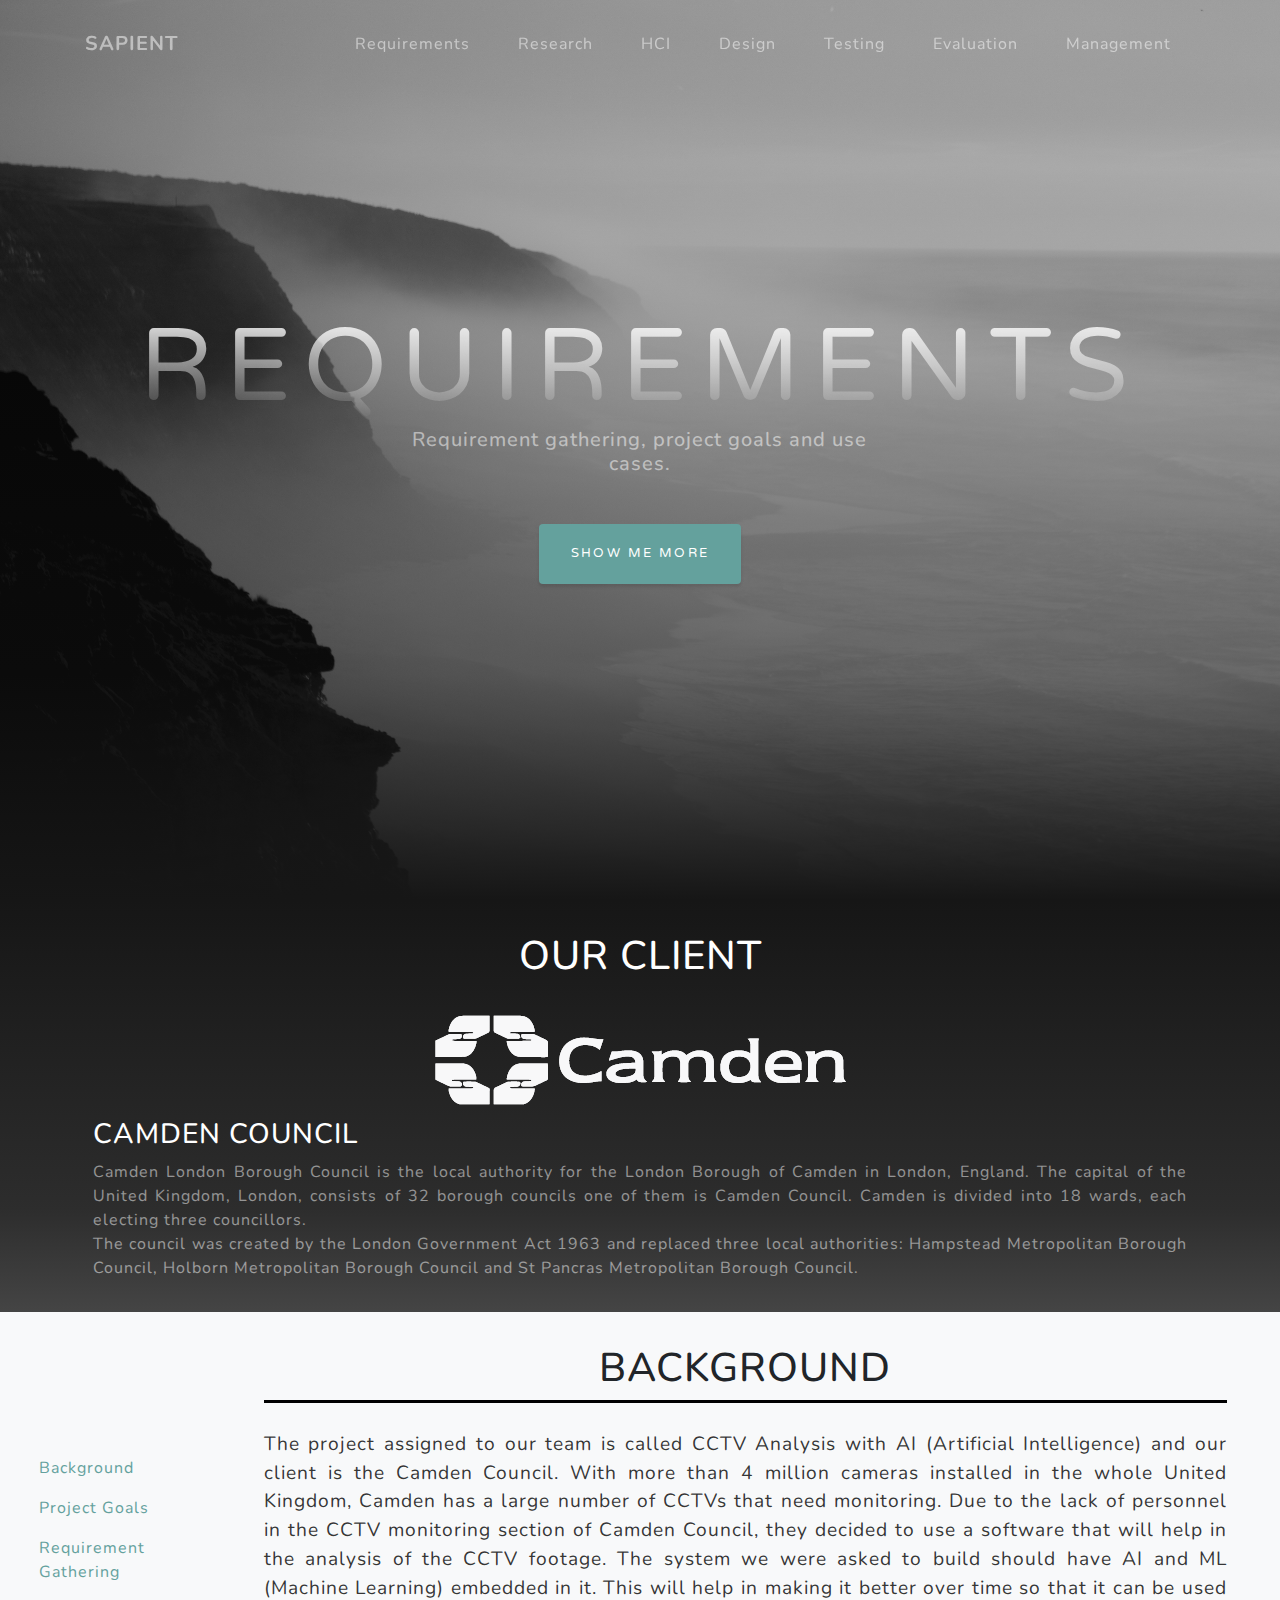
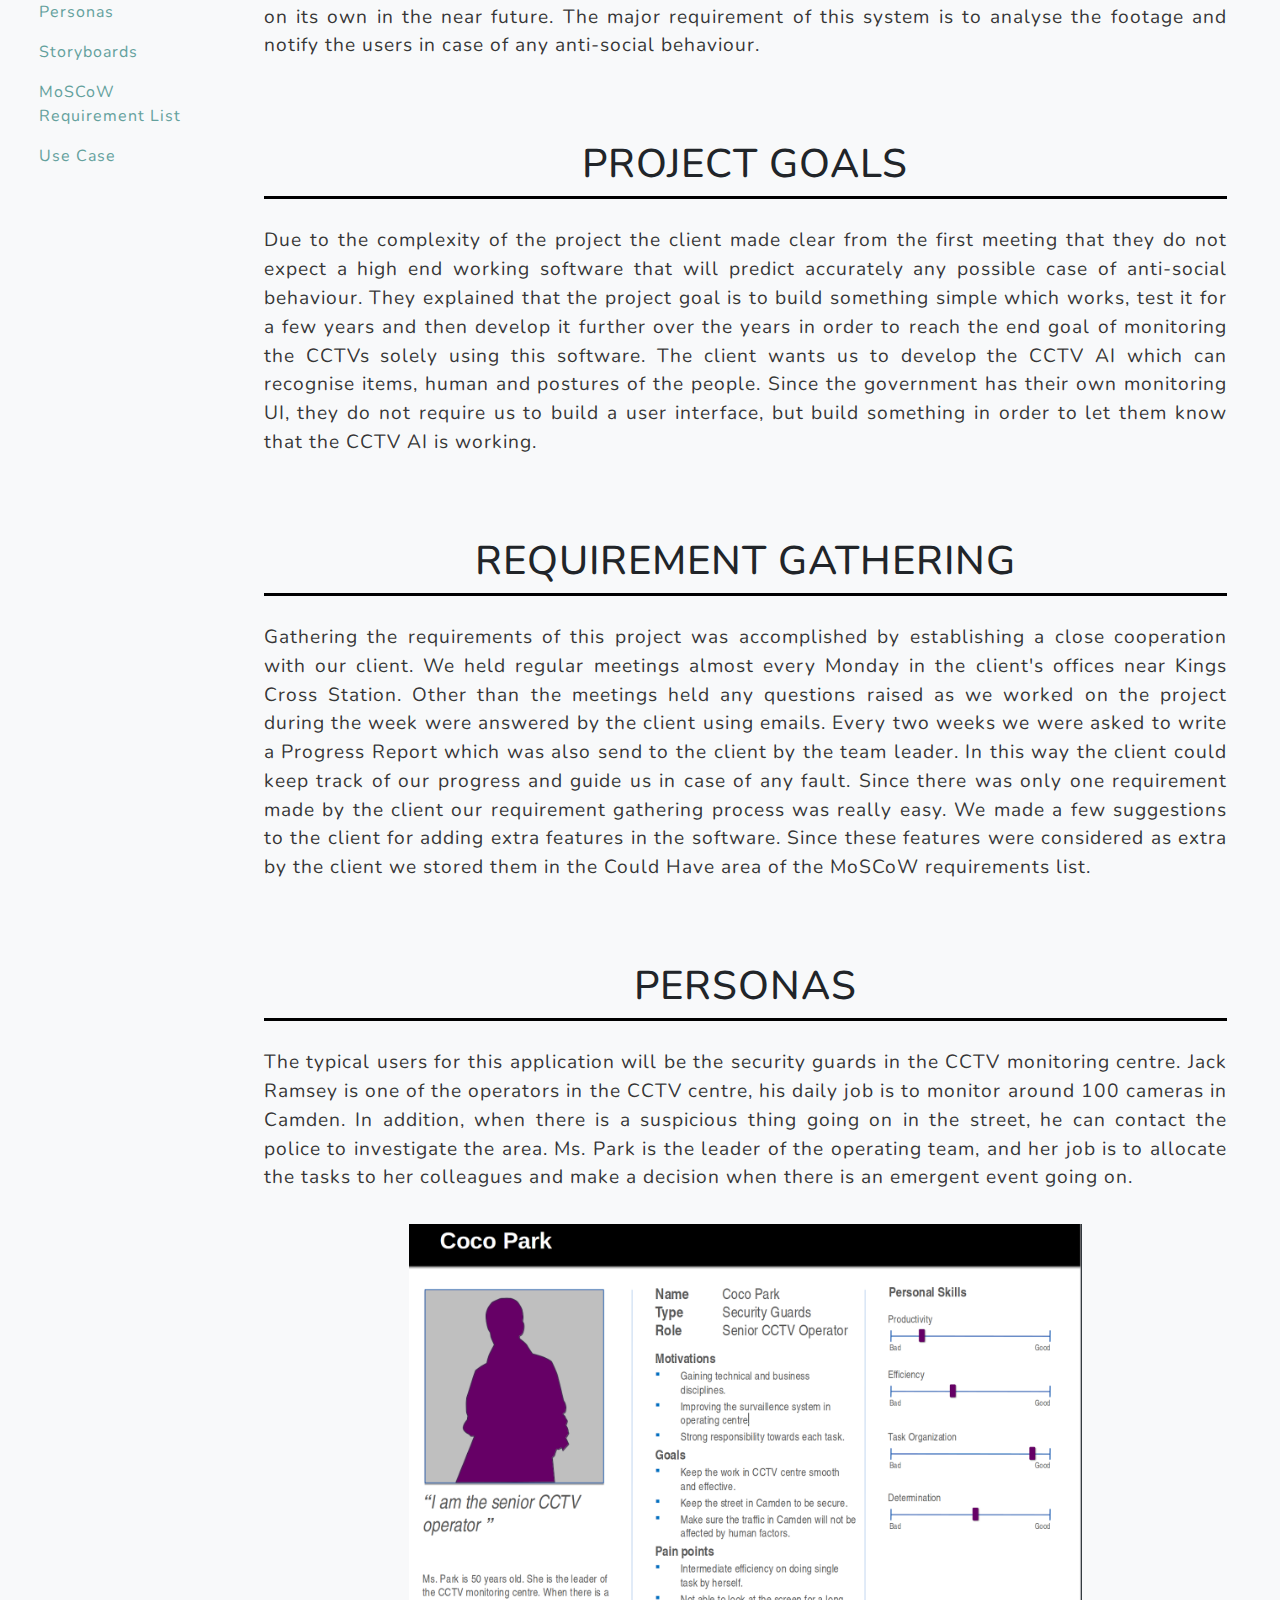
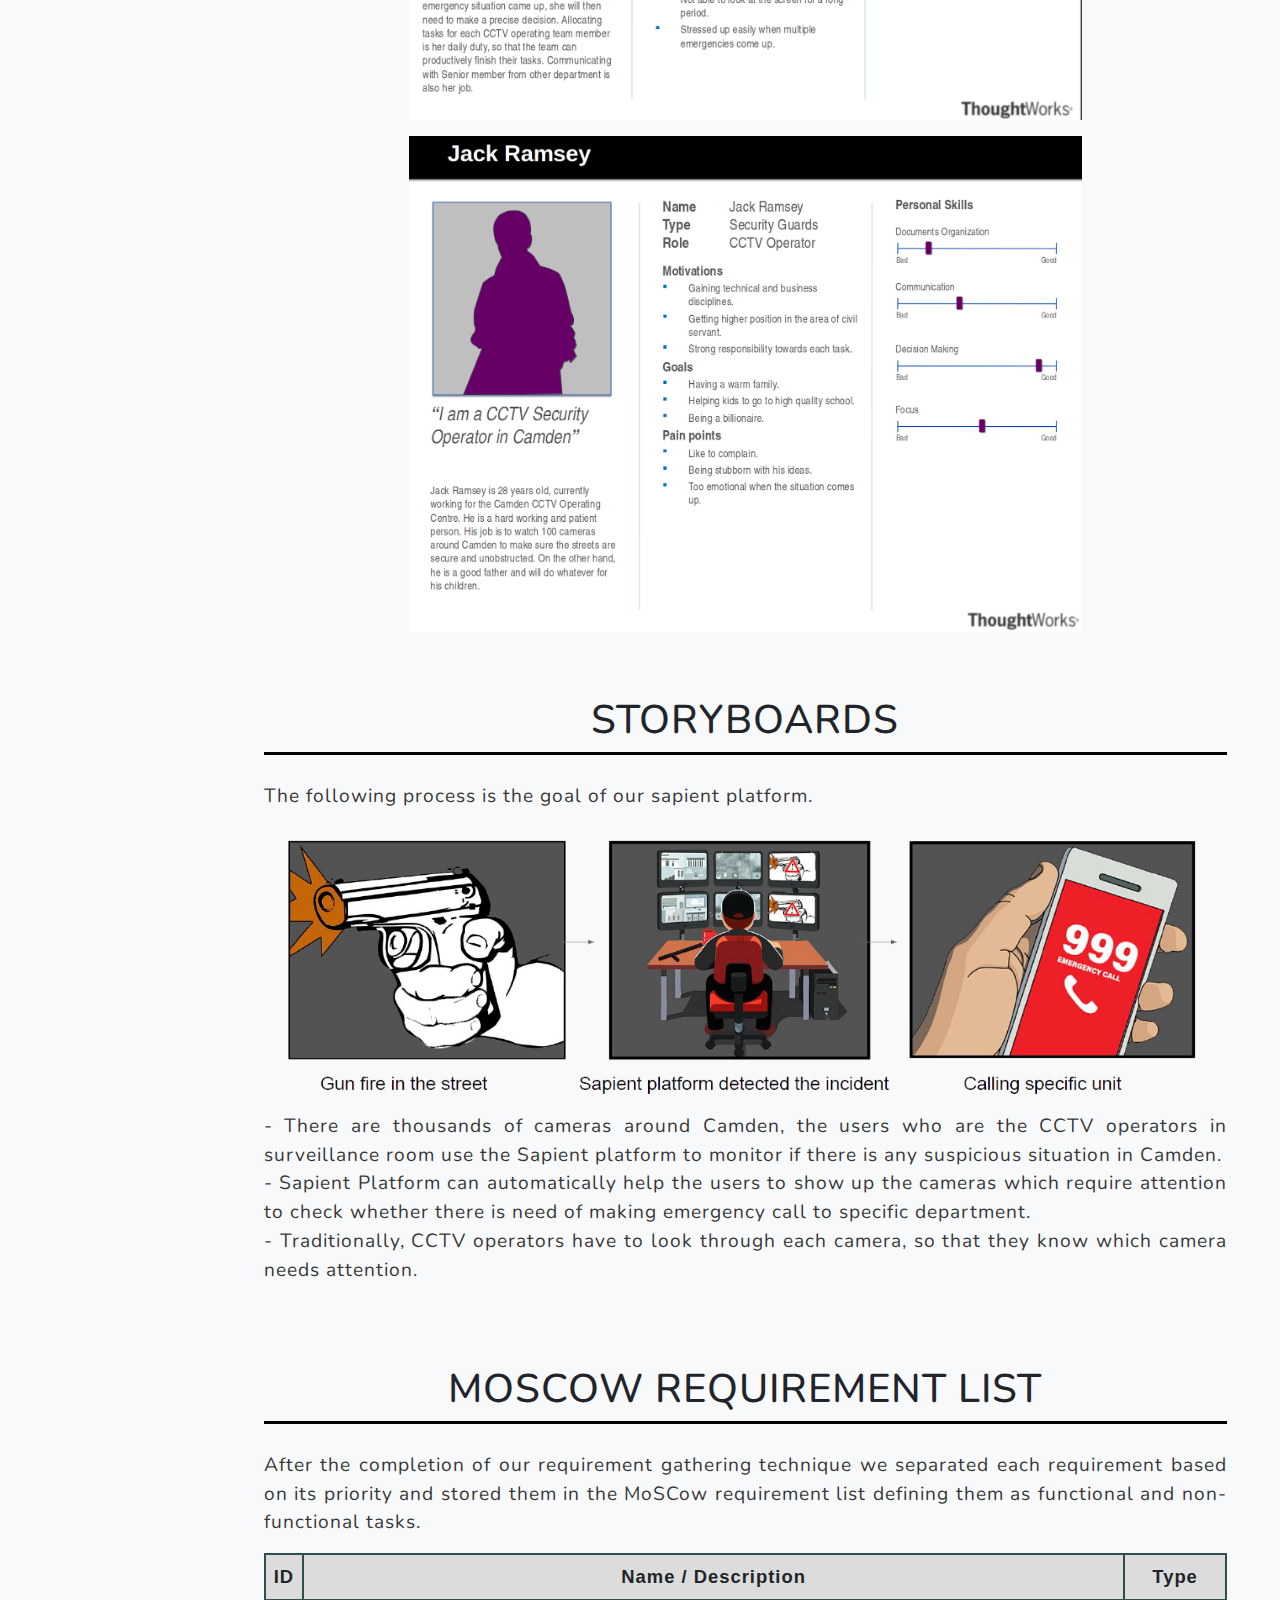
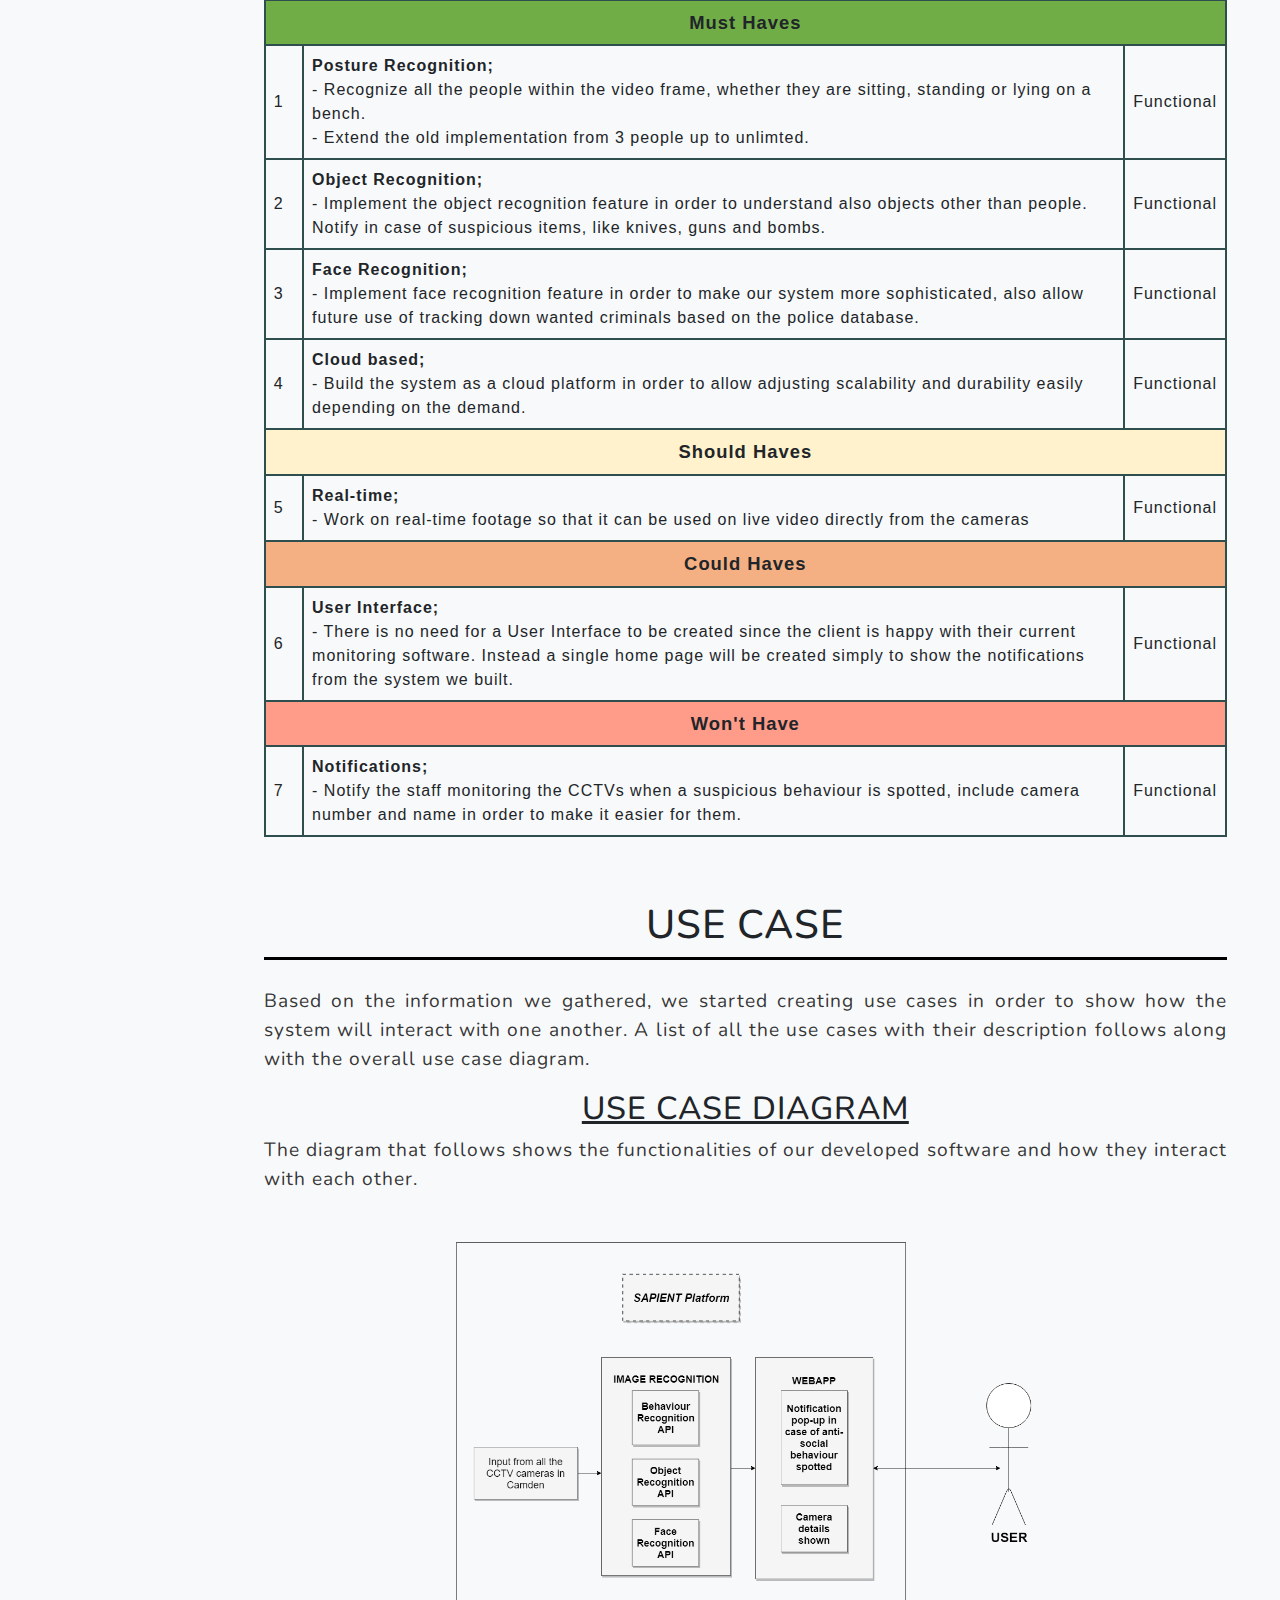
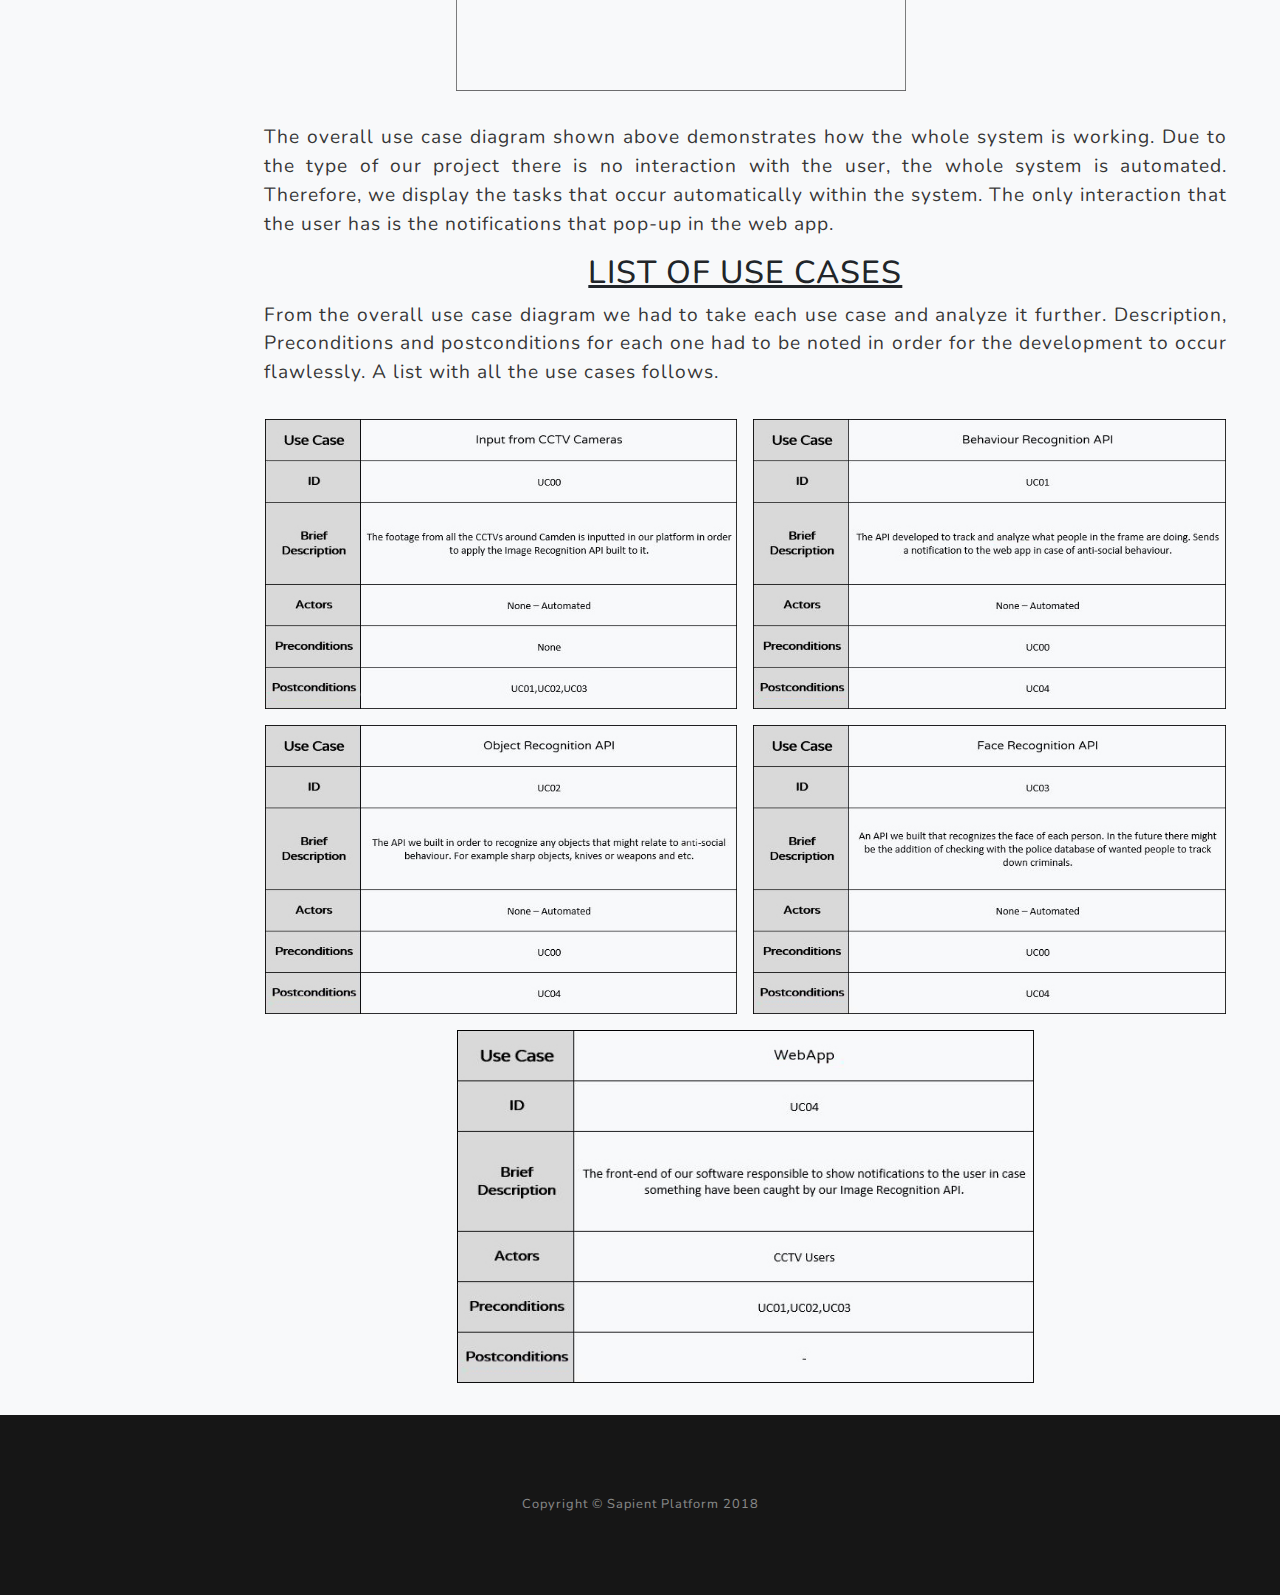
<file: requirements.html>
<!DOCTYPE html>
<html lang="en">

  <head>

    <meta charset="utf-8">
    <meta name="viewport" content="width=device-width, initial-scale=1, shrink-to-fit=no">
    <meta name="description" content="">
    <meta name="author" content="">

    <title>Sapient - CCTV Analysis AI</title>

    <!-- Bootstrap core CSS -->
    <link href="vendor/bootstrap/css/bootstrap.min.css" rel="stylesheet">

    <!-- Custom fonts for this template -->
    <link href="vendor/fontawesome-free/css/all.min.css" rel="stylesheet">
    <link href="https://fonts.googleapis.com/css?family=Varela+Round" rel="stylesheet">
    <link href="https://fonts.googleapis.com/css?family=Nunito:200,200i,300,300i,400,400i,600,600i,700,700i,800,800i,900,900i" rel="stylesheet">

    <!-- Custom styles for this template -->
    <link href="css/grayscale.min.css" rel="stylesheet">
    <link href="css/custom.css" rel="stylesheet">

  </head>

  <body id="page-top">

    <!-- Navigation -->
    <nav class="navbar navbar-expand-lg navbar-light fixed-top" id="mainNav">
      <div class="container">
        <a class="navbar-brand js-scroll-trigger" href="index.html">SAPIENT</a>
        <button class="navbar-toggler navbar-toggler-right" type="button" data-toggle="collapse" data-target="#navbarResponsive" aria-controls="navbarResponsive" aria-expanded="false" aria-label="Toggle navigation">
          Menu
          <i class="fas fa-bars"></i>
        </button>
        <div class="collapse navbar-collapse" id="navbarResponsive">
          <ul class="navbar-nav ml-auto">
            <li class="nav-item">
              <a class="nav-link js-scroll-trigger" href="requirements.html">Requirements</a>
            </li>
            <li class="nav-item">
              <a class="nav-link js-scroll-trigger" href="research.html">Research</a>
            </li>
            <li class="nav-item">
              <a class="nav-link js-scroll-trigger" href="hci.html">HCI</a>
            </li>
            <li class="nav-item">
              <a class="nav-link js-scroll-trigger" href="design.html">Design</a>
            </li>
            <li class="nav-item">
              <a class="nav-link js-scroll-trigger" href="testing.html">Testing</a>
            </li>
            <li class="nav-item">
              <a class="nav-link js-scroll-trigger" href="evaluation.html">Evaluation</a>
            </li>
            <li class="nav-item">
              <a class="nav-link js-scroll-trigger" href="management.html">Management</a>
            </li>
          </ul>
        </div>
      </div>
    </nav>

    <!-- Header -->
    <header class="masthead">
      <div class="container d-flex h-100 align-items-center">
        <div class="mx-auto text-center">
          <h1 class="mx-auto my-0 text-uppercase">Requirements</h1>
          <h2 class="text-white-50 mx-auto mt-2 mb-5">Requirement gathering, project goals and use cases.</h2>
          <a href="#about" class="btn btn-primary js-scroll-trigger">Show me more</a>
        </div>
      </div>
    </header>

    <!-- About Section -->
    <section id="about" class="about-section text-center">
      <div class="container">
        <div class="row">
          <div class="col-lg-12 text-center">
            <h1 class="text-white mb-4">OUR CLIENT</h1>
            <img src="img/logo-camden.png">
            <h3 class="section-heading text-uppercase" style="text-align:left; color: white;">Camden Council</h3>
            <p class="text-white-50" style="text-align: justify;">Camden London Borough Council is the local authority for the London Borough of Camden in London, England. The capital of the United Kingdom, London, consists of 32 borough councils one of them is Camden Council. Camden is divided into 18 wards, each electing three councillors.

            <br>The council was created by the London Government Act 1963 and replaced three local authorities: Hampstead Metropolitan Borough Council, Holborn Metropolitan Borough Council and St Pancras Metropolitan Borough Council.

            </p>

          </div>
        </div>
      </div>
    </section>

    <div class="container-fluid bg-light">
      <div class="row">

    <!--Sidebar menu-->
    <div class="col-sm-2">
      <br>
      <br>
      <div id="sidebar" class="sidebar">
       <nav class="navbar navbar-shrink">
          <ul class="navbar-nav">
            <li class="nav-item">
              <a class="nav-link js-scroll-trigger" href="#project_background">Background</a>
            </li>
            <li class="nav-item">
              <a class="nav-link js-scroll-trigger" href="#project_goal">Project Goals</a>
            </li>
            <li class="nav-item">
              <a class="nav-link js-scroll-trigger" href="#requirement_gathering">Requirement Gathering</a>
            </li>
            <li class="nav-item">
              <a class="nav-link js-scroll-trigger" href="#personas">Personas</a>
            </li>
            <li class="nav-item">
              <a class="nav-link js-scroll-trigger" href="#storyboards">Storyboards</a>
            </li>
            <li class="nav-item">
              <a class="nav-link js-scroll-trigger" href="#moscow">MoSCoW Requirement List</a>
            </li>
            <li class="nav-item">
              <a class="nav-link js-scroll-trigger" href="#use_cases">Use Case</a>
            </li>
          </ul>
        </nav>
      </div>
    </div>

    <div class="col-sm-10">
    <!-- Background Section -->
    <section id="project_background" class="projects-section bg-light">
      <div class="container">
        <div class="col-lg-12 text-center">
          <h1 class="section-heading text-uppercase">Background</h1>
          <p class="line"></p>
          <p class="text-black-100" style="text-align: justify;" > The project assigned to our team is called CCTV Analysis with AI (Artificial Intelligence) and our client is the Camden Council. With more than 4 million cameras installed in the whole United Kingdom, Camden has a large number of CCTVs that need monitoring. Due to the lack of personnel in the CCTV monitoring section of Camden Council, they decided to use a software that will help in the analysis of the CCTV footage. The system we were asked to build should have AI and ML (Machine Learning) embedded in it. This will help in making it better over time so that it can be used on its own in the near future. The major requirement of this system is to analyse the footage and notify the users in case of any anti-social behaviour.</p>
        </div>
      </div>
    </section>

      <!-- Project Goals Section -->
    <section id="project_goal" class="projects-section bg-light">
      <div class="container">
        <div class="col-lg-12 text-center">
          <h1 class="section-heading text-uppercase">Project Goals</h1>
          <p class="line"></p>
          <p class="text-black-100" style="text-align: justify;" > Due to the complexity of the project the client made clear from the first meeting that they do not expect a high end working software that will predict accurately any possible case of anti-social behaviour. They explained that the project goal is to build something simple which works, test it for a few years and then develop it further over the years in order to reach the end goal of monitoring the CCTVs solely using this software. The client wants us to develop the CCTV AI which can recognise items, human and postures of the people. Since the government has their own monitoring UI, they do not require us to build a user interface, but build something in order to let them know that the CCTV AI is working.</p>
        </div>
      </div>

    </section>

    <!-- Requirement Gathering Section -->
    <section id="requirement_gathering" class="projects-section bg-light">
      <div class="container">
        <div class="col-lg-12 text-center">
          <h1 class="section-heading text-uppercase">Requirement Gathering</h1>
          <p class="line"></p>
          <p class="text-black-100" style="text-align: justify;" > Gathering the requirements of this project was accomplished by establishing a close cooperation with our client. We held regular meetings almost every Monday in the client's offices near Kings Cross Station. Other than the meetings held any questions raised as we worked on the project during the week were answered by the client using emails. Every two weeks we were asked to write a Progress Report which was also send to the client by the team leader. In this way the client could keep track of our progress and guide us in case of any fault. Since there was only one requirement made by the client our requirement gathering process was really easy. We made a few suggestions to the client for adding extra features in the software. Since these features were considered as extra by the client we stored them in the Could Have area of the MoSCoW requirements list. </p>
        </div>
      </div>

    </section>

    <!-- Personas Section -->
    <section id="personas" class="projects-section bg-light">
      <div class="container">
        <div class="col-lg-12 text-center">
          <h1 class="section-heading text-uppercase">Personas</h1>
          <p class="line"></p>
          <p class="text-black-100" style="text-align: justify;" > The typical users for this application will be the security guards in the CCTV monitoring centre. Jack Ramsey is one of the operators in the CCTV centre, his daily job is to monitor around 100 cameras in Camden. In addition, when there is a suspicious thing going on in the street, he can contact the police to investigate the area. Ms. Park is the leader of the operating team, and her job is to allocate the tasks to her colleagues and make a decision when there is an emergent event going on.</p>
          <div class="row">
          <div class="column">
            <img src="img/persona_1.png" style="width: 70%;">
          </div>
          </div>
          <div class="row">
          <div class="column">
            <img src="img/persona_2.png" style="width: 70%;">
          </div>
        </div>
        </div>
        </div>


    </section>

     <!-- Storyboards Section -->
    <section id="storyboards" class="projects-section bg-light">
      <div class="container">
        <div class="col-lg-12 text-center">
          <h1 class="section-heading text-uppercase">Storyboards</h1>
          <p class="line"></p>
          <p class="text-black-100" style="text-align: justify;" >The following process is the goal of our sapient platform.</p>
          <img src="img/storyboard.png" style="width: 100%;">
          <p class="text-black-100" style="text-align: justify;"> - There are thousands of cameras around Camden, the users who are the CCTV operators in surveillance room use the Sapient platform to monitor if there is any suspicious situation in Camden.
			<br>- Sapient Platform can automatically help the users to show up the cameras which require attention to check whether there is need of making emergency call to specific department.
			<br>- Traditionally, CCTV operators have to look through each camera, so that they know which camera needs attention.
</p>
        </div>
      </div>

    </section>

    <!-- MoSCoW Section -->
    <section id="moscow" class="projects-section bg-light">
      <div class="container">
        <div class="col-lg-12 text-center">
          <h1 class="section-heading text-uppercase">MoSCoW Requirement List</h1>
          <p class="line"></p>
          <p class="text-black-100" style="text-align: justify;" >After the completion of our requirement gathering technique we separated each requirement based on its priority and stored them in the MoSCow requirement list defining them as functional and non-functional tasks.</p>

          <!-- MoSCoW Table -->
          <table>
          	<tr>
    			<th>ID</th>
    			<th>Name / Description</th>
    			<th>Type</th>
  			</tr>
  			<tr>
  				<th colspan="3" style="background-color: #70AD47">Must Haves</th>
  			</tr>
  			<tr>
    			<td>1</td>
    			<td><span style="font-weight: bold;">Posture Recognition;</span>
					<br>- Recognize all the people within the video frame, whether they are sitting, standing or lying on a bench.
					<br>- Extend the old implementation from 3 people up to unlimted.
				</td>
    			<td>Functional</td>
  			</tr>
  			<tr>
    			<td>2</td>
    			<td><span style="font-weight: bold;">Object Recognition;</span>
          <br>- Implement the object recognition feature in order to understand also objects other than people.
           Notify in case of suspicious items, like knives, guns and bombs.
          </td>
    			<td>Functional</td>
  			</tr>
  			<tr>
    			<td>3</td>
    			<td><span style="font-weight: bold;">Face Recognition;</span>
          <br>- Implement face recognition feature in order to make our system more sophisticated,
          also allow future use of tracking down wanted criminals based on the police database.
        </td>
    			<td>Functional</td>
  			</tr>
  			<tr>
    			<td>4</td>
          <td><span style="font-weight: bold;">Cloud based;</span>
          <br>- Build the system as a cloud platform in order to allow adjusting scalability and durability easily depending on the demand.
        </td>
    			
    			<td>Functional</td>
  			</tr>
  			<tr>
  				<th colspan="3" style="background-color: #FFF2CC;">Should Haves</th>
  			</tr>
  			<tr>
    			<td>5</td>
          <td><span style="font-weight: bold;">Real-time;</span>
          <br>- Work on real-time footage so that it can be used on live video directly from the cameras
        </td>
    			<td>Functional</td>
  			</tr>
  			<tr>
  				<th colspan="3" style="background-color: #F4B083;">Could Haves</th>
  			</tr>
  			<tr>
    			<td>6</td>
          <td><span style="font-weight: bold;">User Interface;</span>
          <br>- There is no need for a User Interface to be created since the client is happy with their current monitoring software.
          Instead a single home page will be created simply to show the notifications from the system we built.
          </td>
    			<td>Functional</td>
  			</tr>
  			<tr>
  				<th colspan="3" style="background-color: #FF9C89;">Won't Have</th>
  			</tr>
  			<tr>
    			<td>7</td>
          <td><span style="font-weight: bold;">Notifications;</span>
            <br>- Notify the staff monitoring the CCTVs when a suspicious behaviour is spotted,
            include camera number and name in order to make it easier for them.
          </td>
    			<td>Functional</td>
  			</tr>
          </table>
        </div>
      </div>

    </section>

    <!-- User Case Section -->
    <section id="use_cases" class="projects-section bg-light">
      <div class="container">
        <div class="col-lg-12 text-center">
          <h1 class="section-heading text-uppercase">Use Case</h1>
          <p class="line"></p>
          <p class="text-black-100" style="text-align: justify;" > Based on the information we gathered, we started creating use cases in order to show how the system will interact with one another.
            A list of all the use cases with their description follows along with the overall use case diagram.</p>
          <h2 class="section-heading text-uppercase"><u>Use Case Diagram</u></h2>
          <p class="text-black-100" style="text-align: justify;">The diagram that follows shows the functionalities of our developed software and how they interact with each other.</p>
          <img src="img/usecaseDiagram.png" style="width:60%; padding: 2rem 0rem 2rem 0rem;" align="middle">
          <p class="text-black-100" style="text-align: justify;">The overall use case diagram shown above demonstrates how the whole system is working.
            Due to the type of our project there is no interaction with the user, the whole system is automated. Therefore,
            we display the tasks that occur automatically within the system. The only interaction that the user has is the notifications that pop-up in the web app.</p>
          <h2 class="section-heading text-uppercase"><u>List of Use Cases</u></h2>
          <p class="text-black-100" style="text-align: justify;" >From the overall use case diagram we had to take each use case and analyze it further. Description, Preconditions and postconditions for each one
            had to be noted in order for the development to occur flawlessly. A list with all the use cases follows.</p>
          <div class="row">
            <div class="column">
              <img src="img/uc00.JPG" style="width:100%;">
              <img src="img/uc02.JPG" style="width:100%;">
            </div>
            <div class="column">
              <img src="img/uc01.JPG" style="width:100%;">
              <img src="img/uc03.JPG" style="width:100%;">
            </div>
            <div class="column">
              <img src="img/uc04.JPG" style="width:60%;">
            </div>
          </div>
        </div>
      </div>

    </section>

  </div>
</div>
</div>


    <!-- Footer -->
    <footer class="bg-black small text-center text-white-50">
      <div class="container">
        Copyright &copy; Sapient Platform 2018
      </div>
    </footer>

    <!-- Bootstrap core JavaScript -->
    <script src="vendor/jquery/jquery.min.js"></script>
    <script src="vendor/bootstrap/js/bootstrap.bundle.min.js"></script>

    <!-- Plugin JavaScript -->
    <script src="vendor/jquery-easing/jquery.easing.min.js"></script>

    <!-- Custom scripts for this template -->
    <script src="js/grayscale.min.js"></script>
    <script src="js/sidebar.js"></script>

  </body>

</html>
</file>
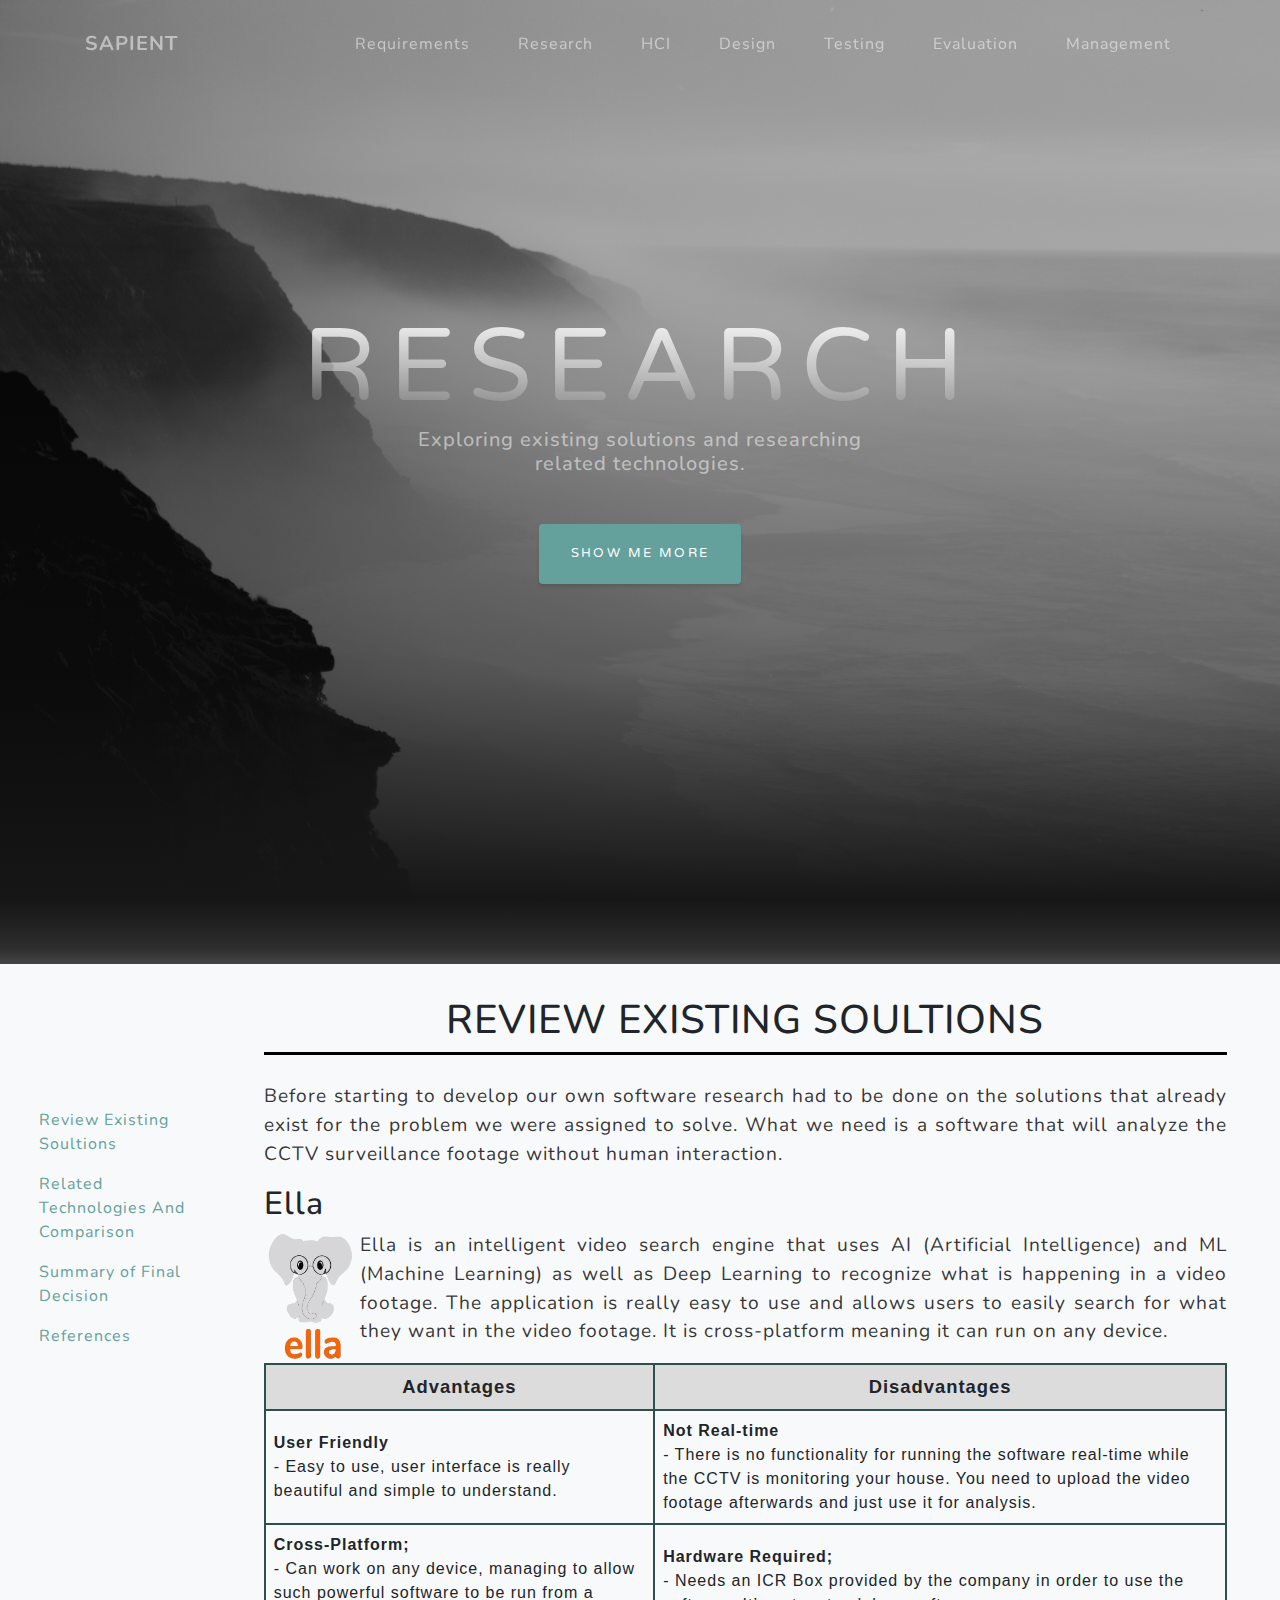
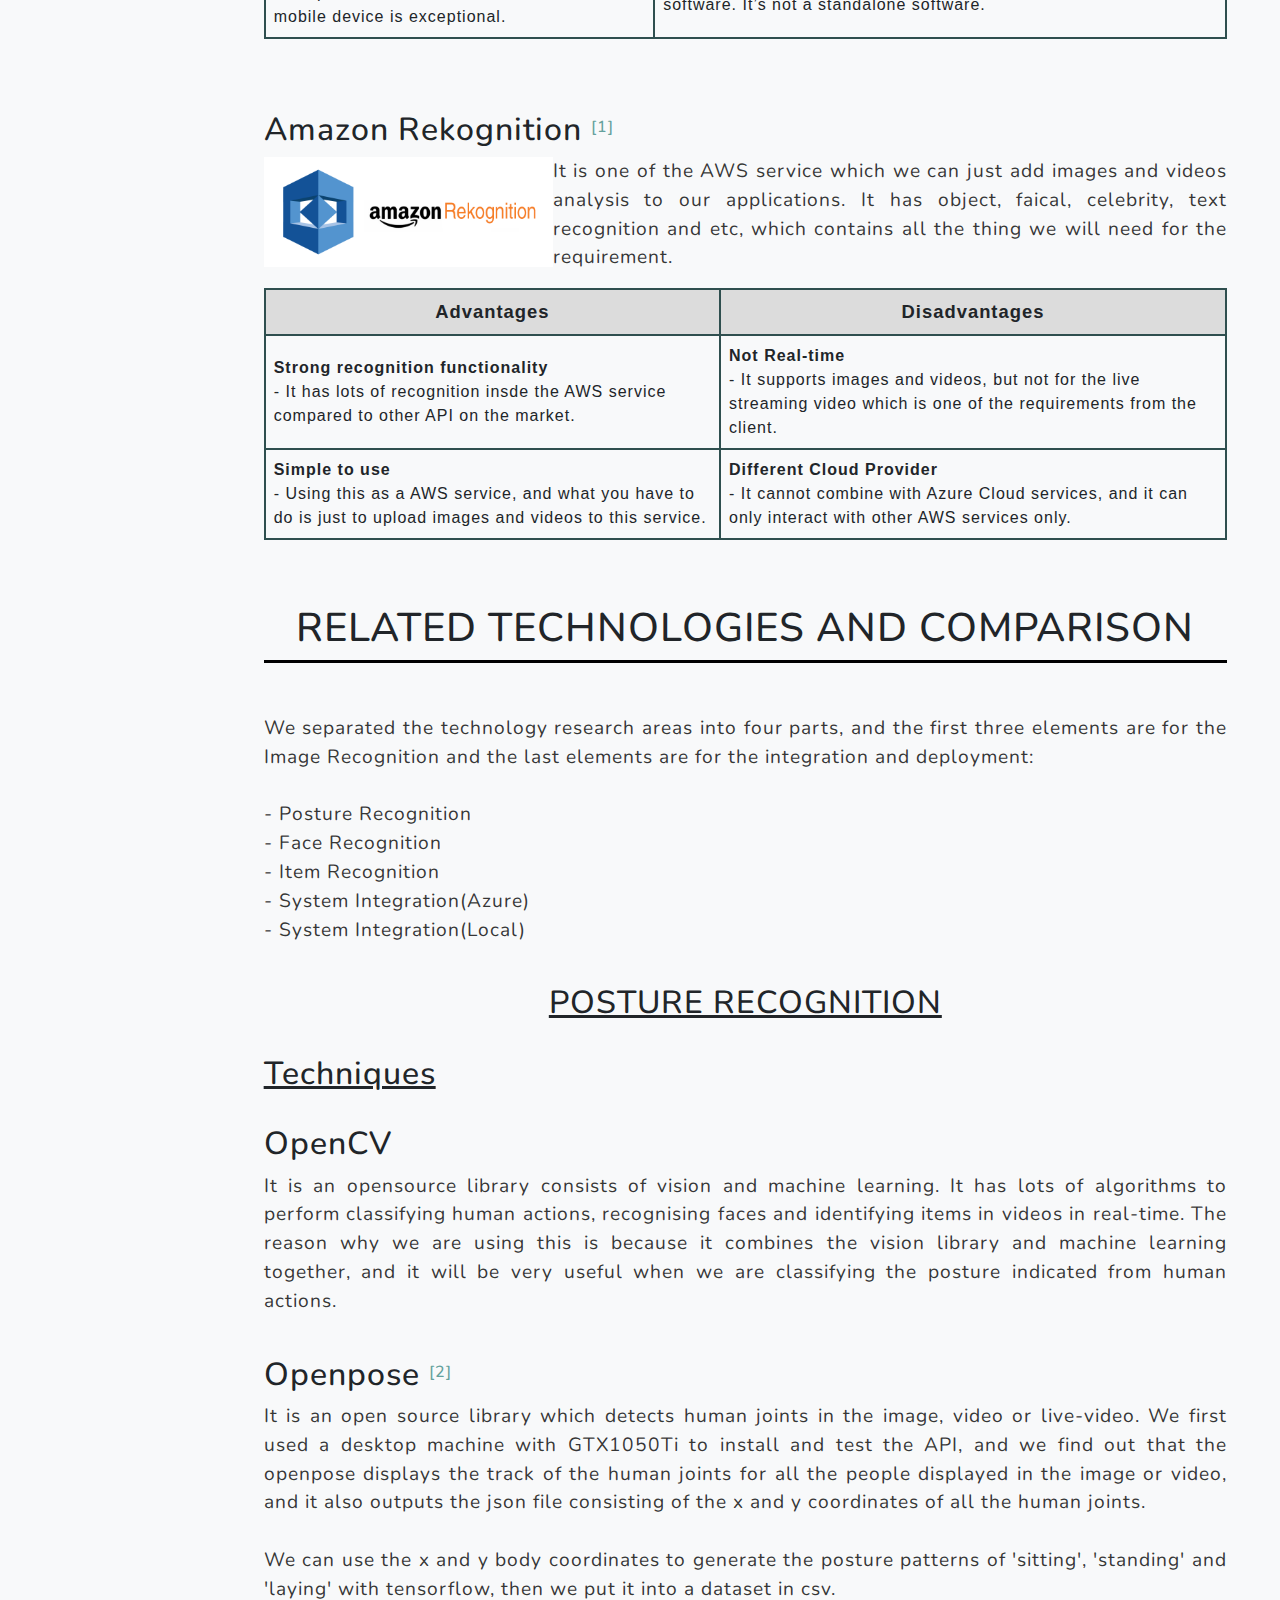
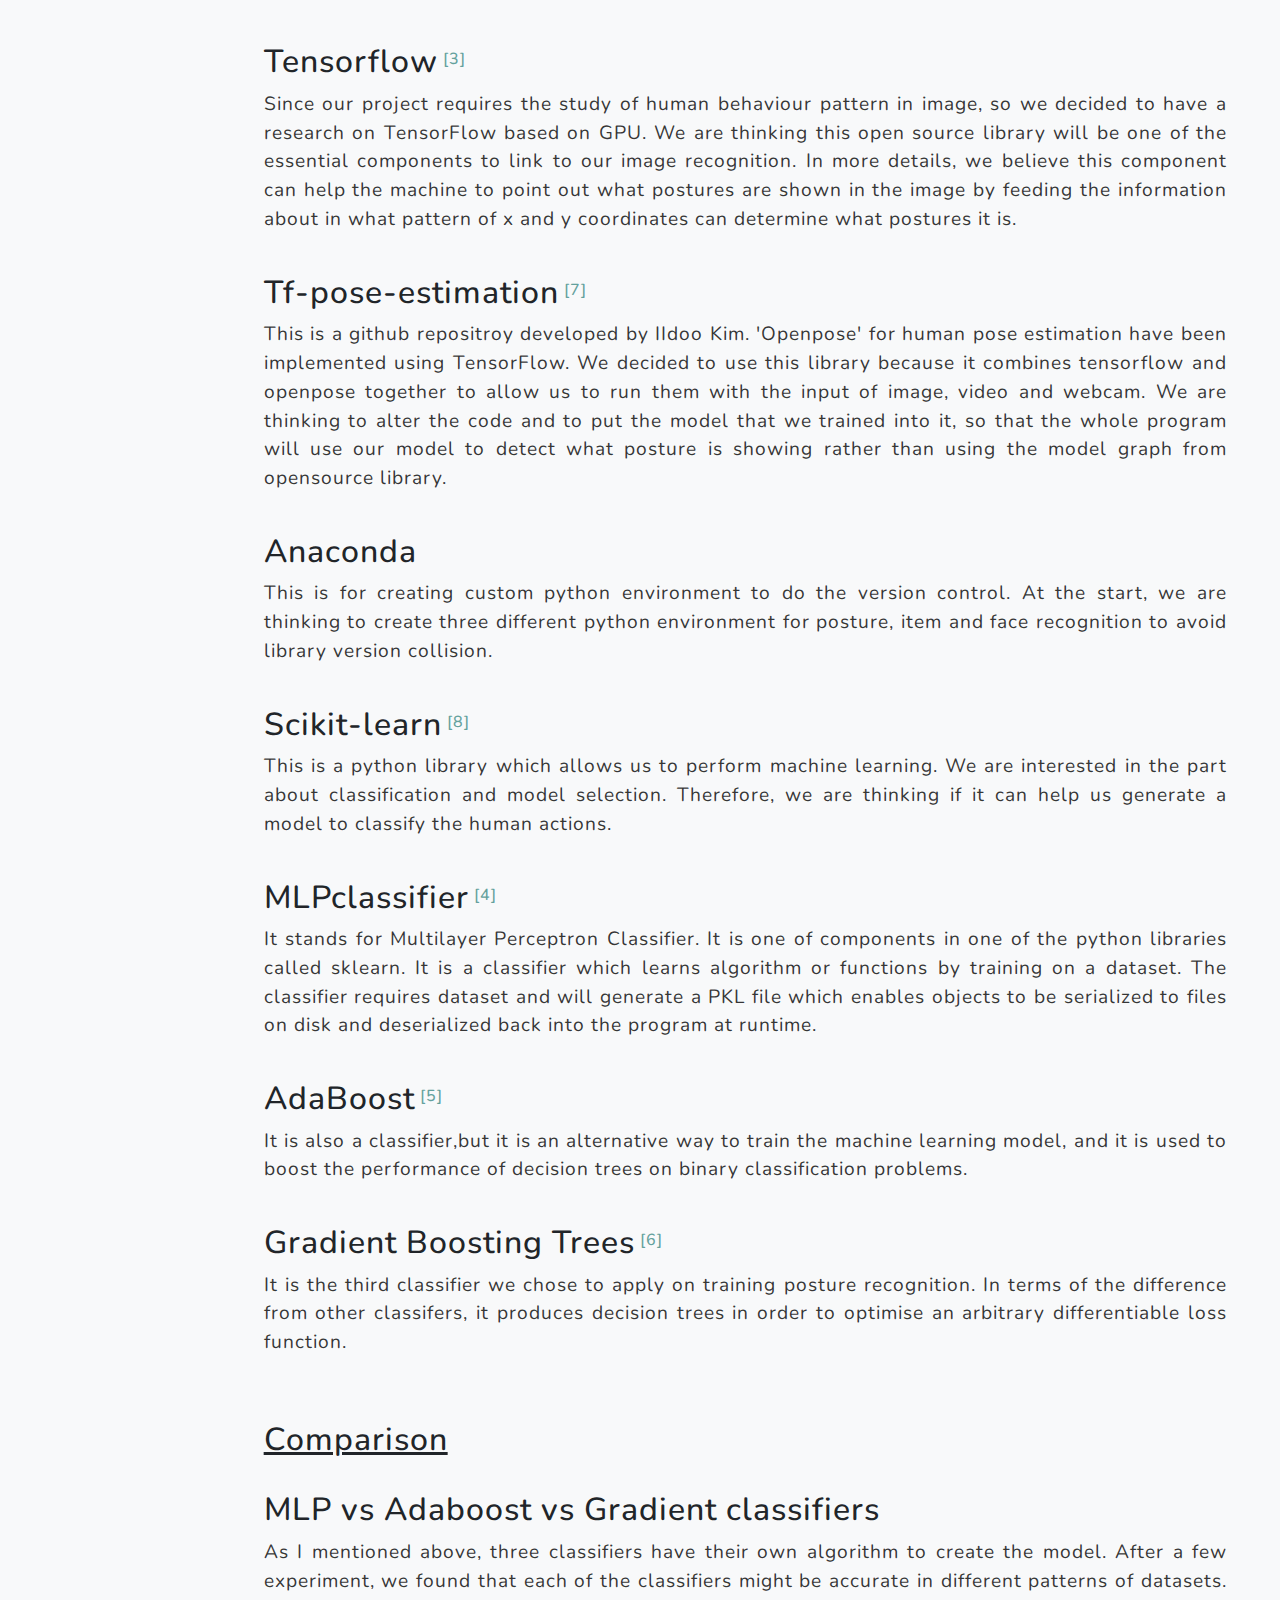
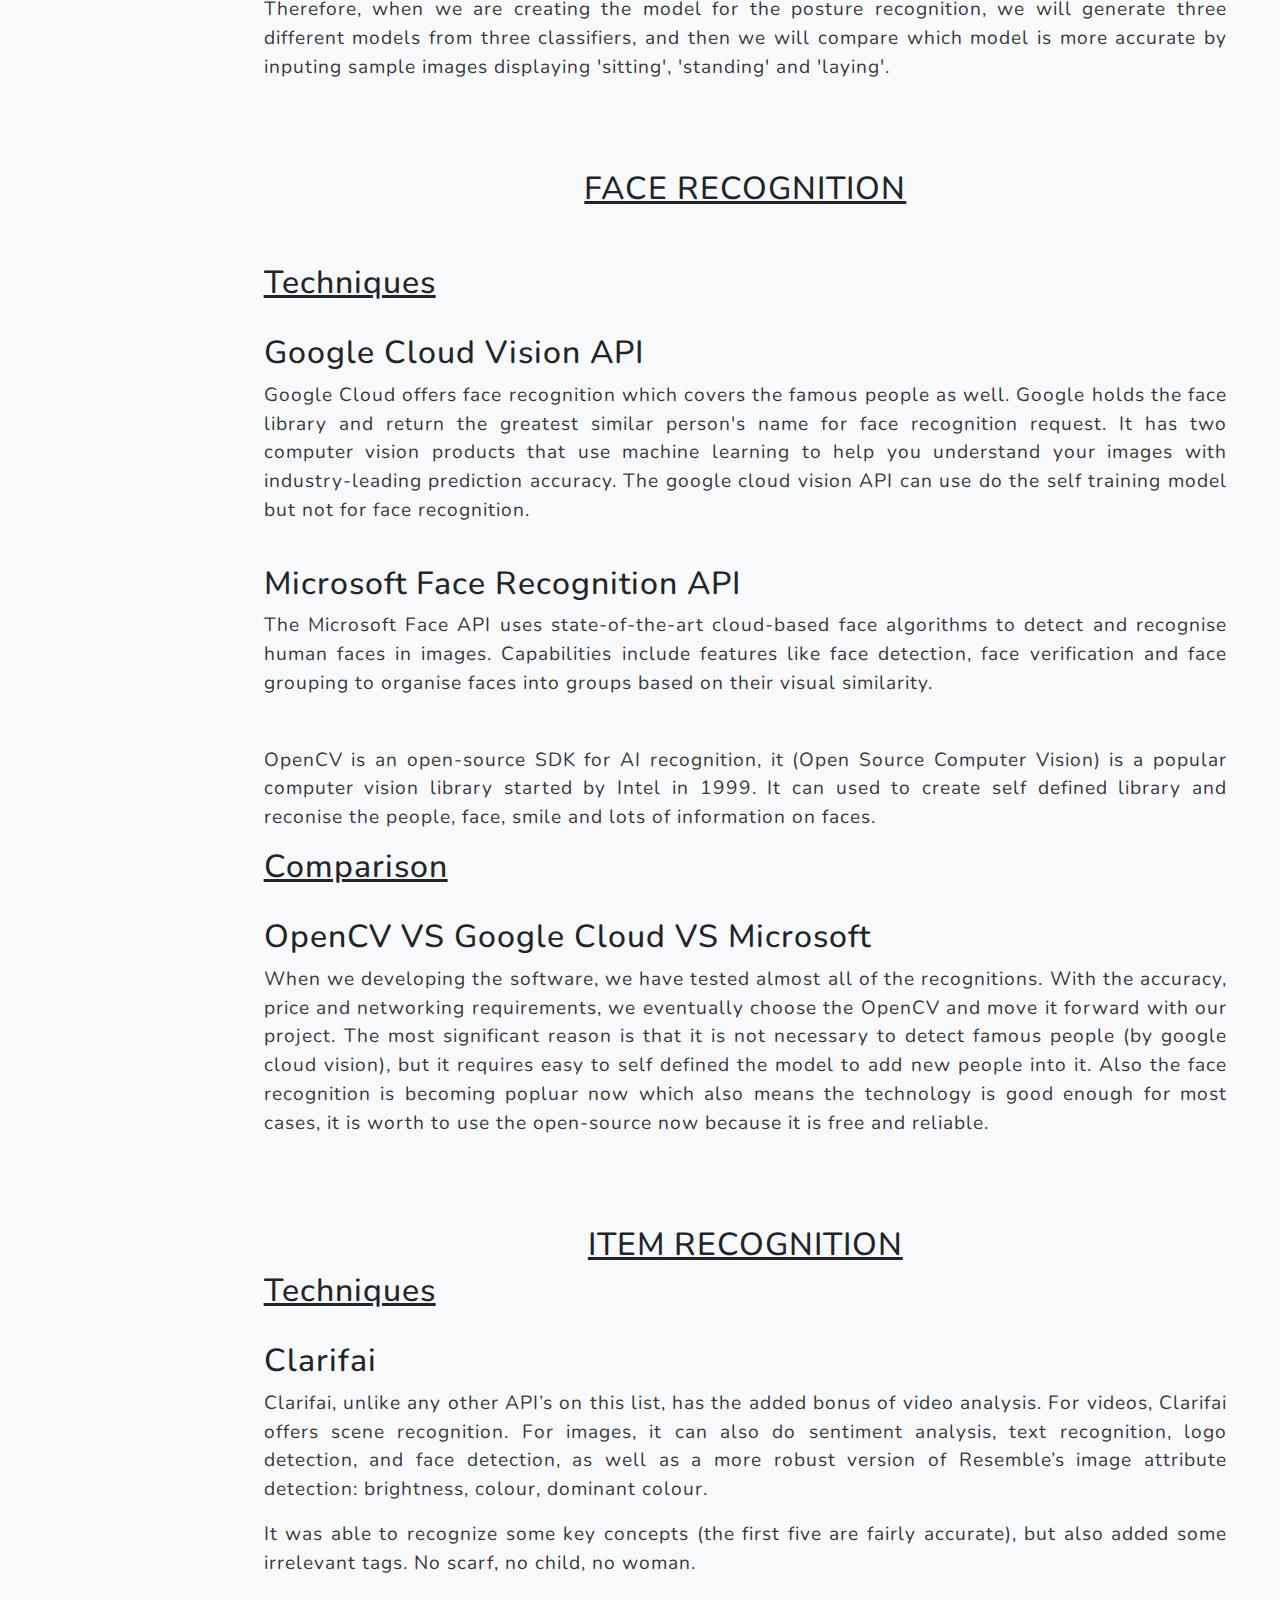
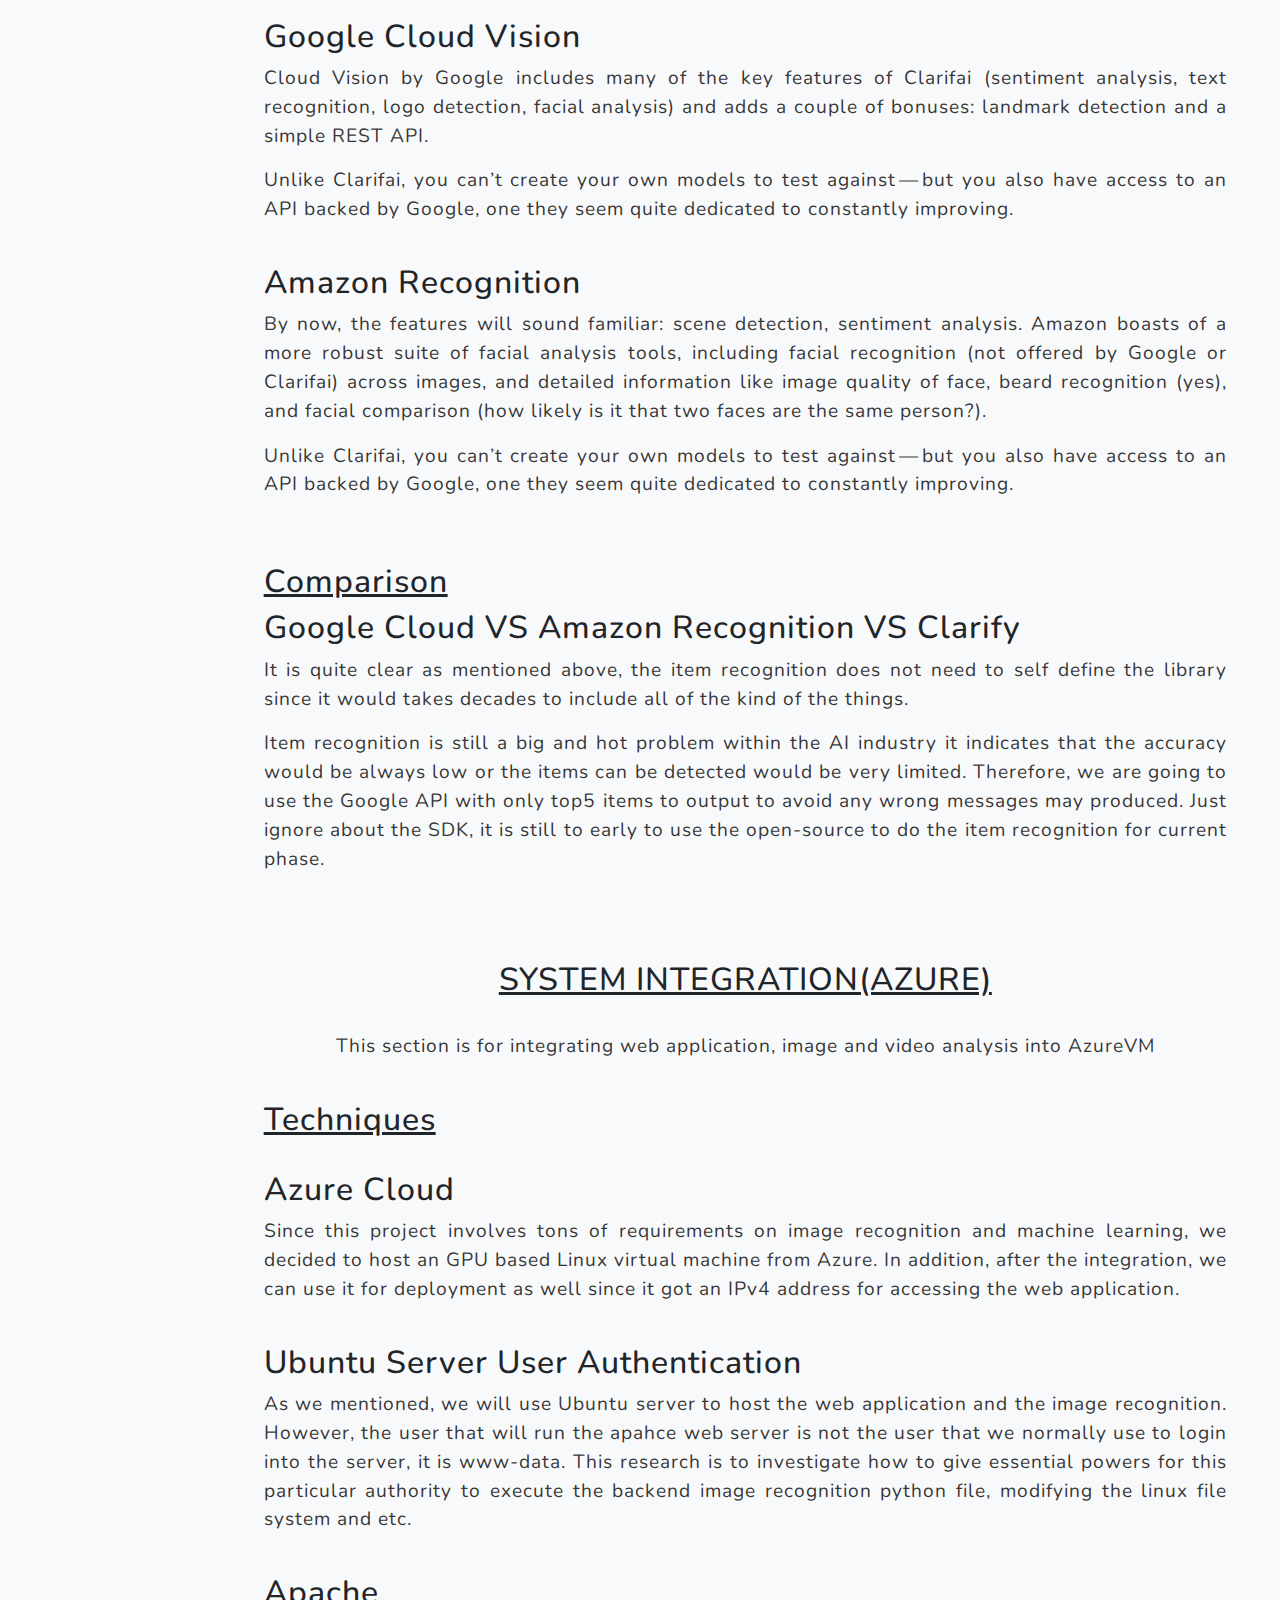
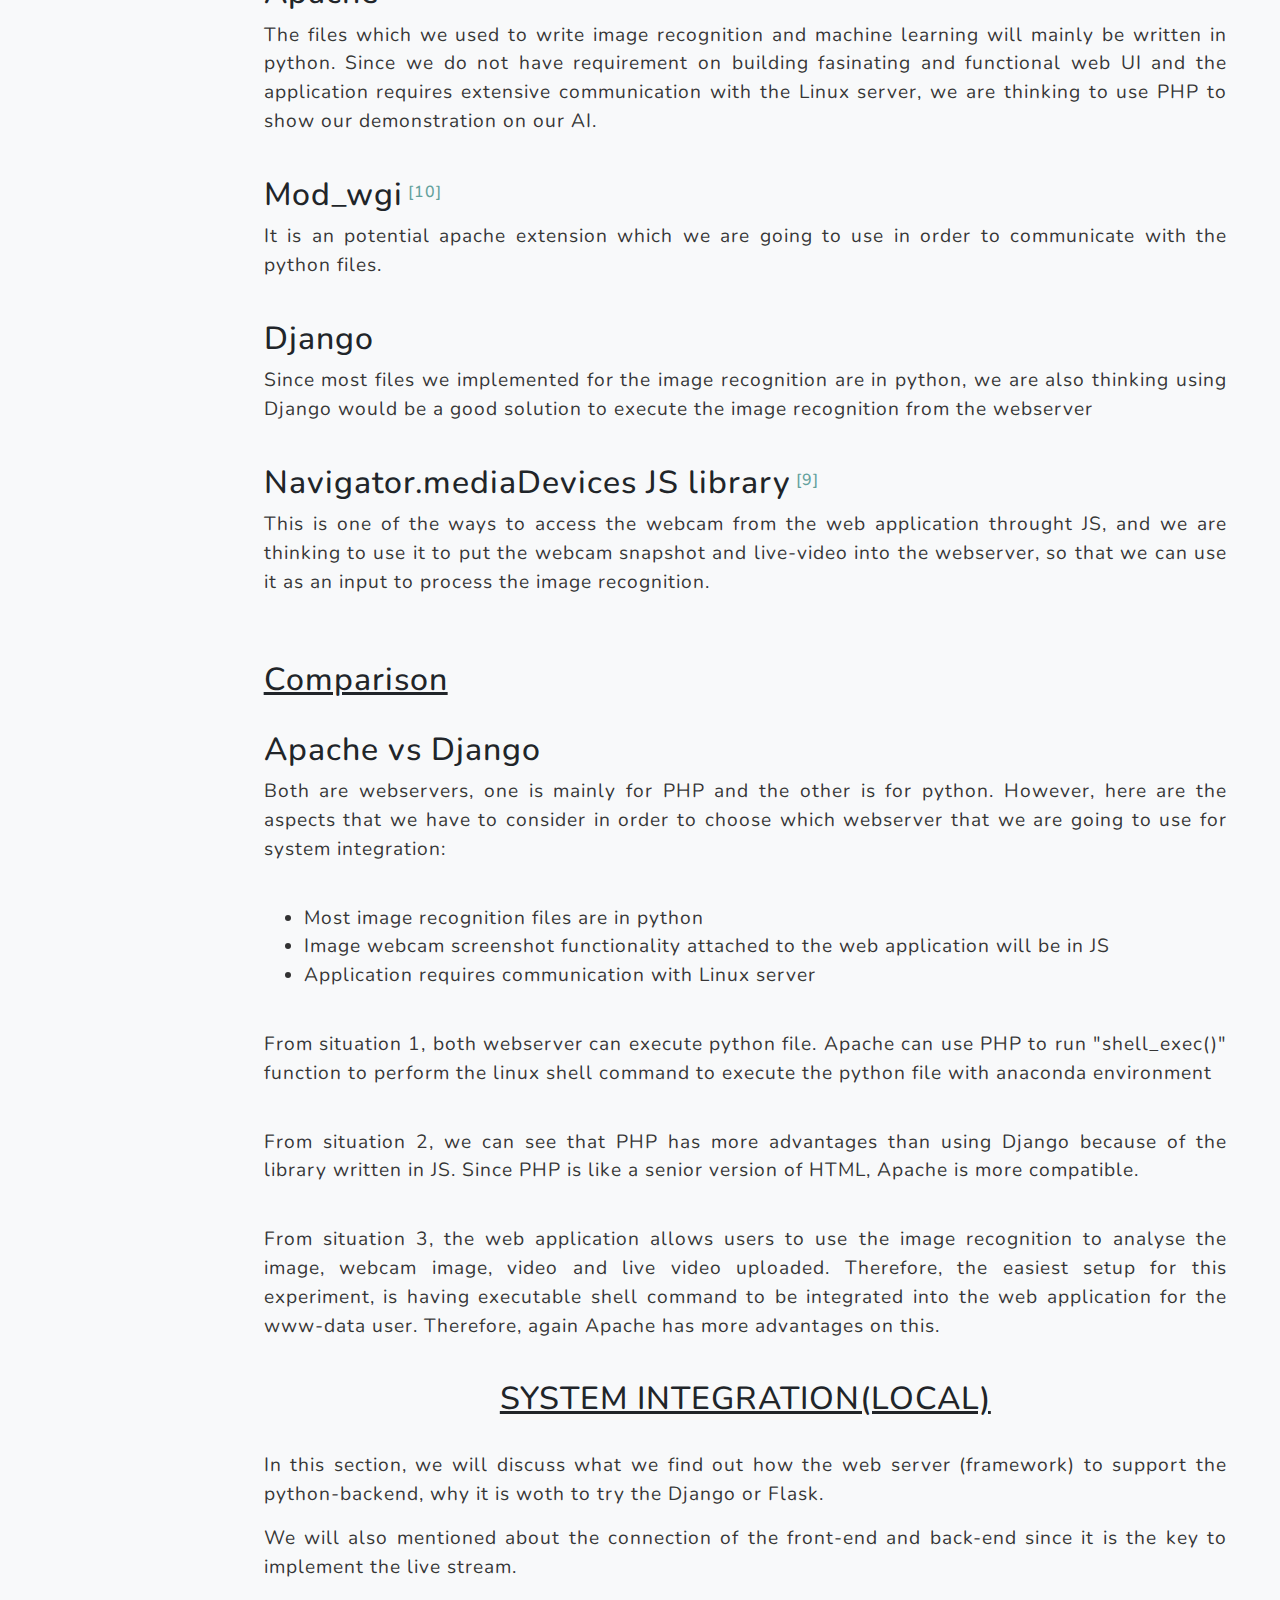
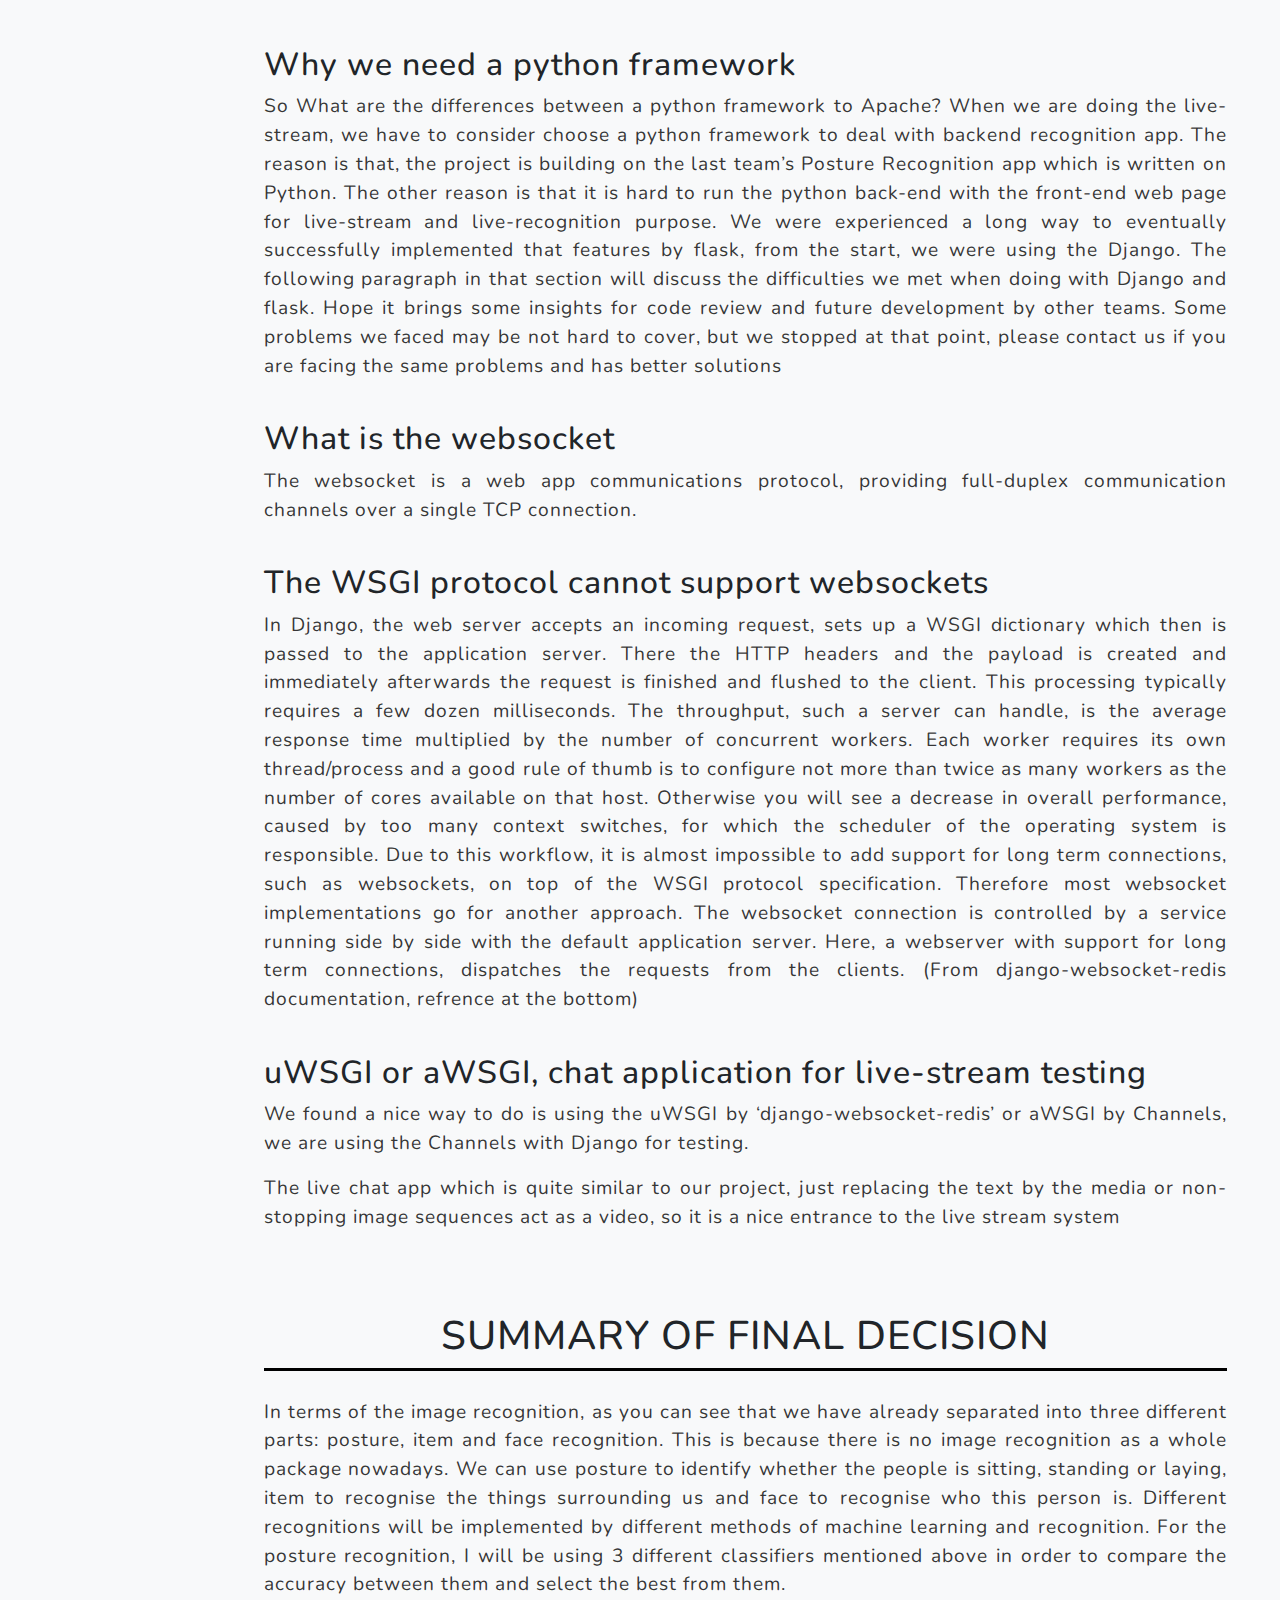
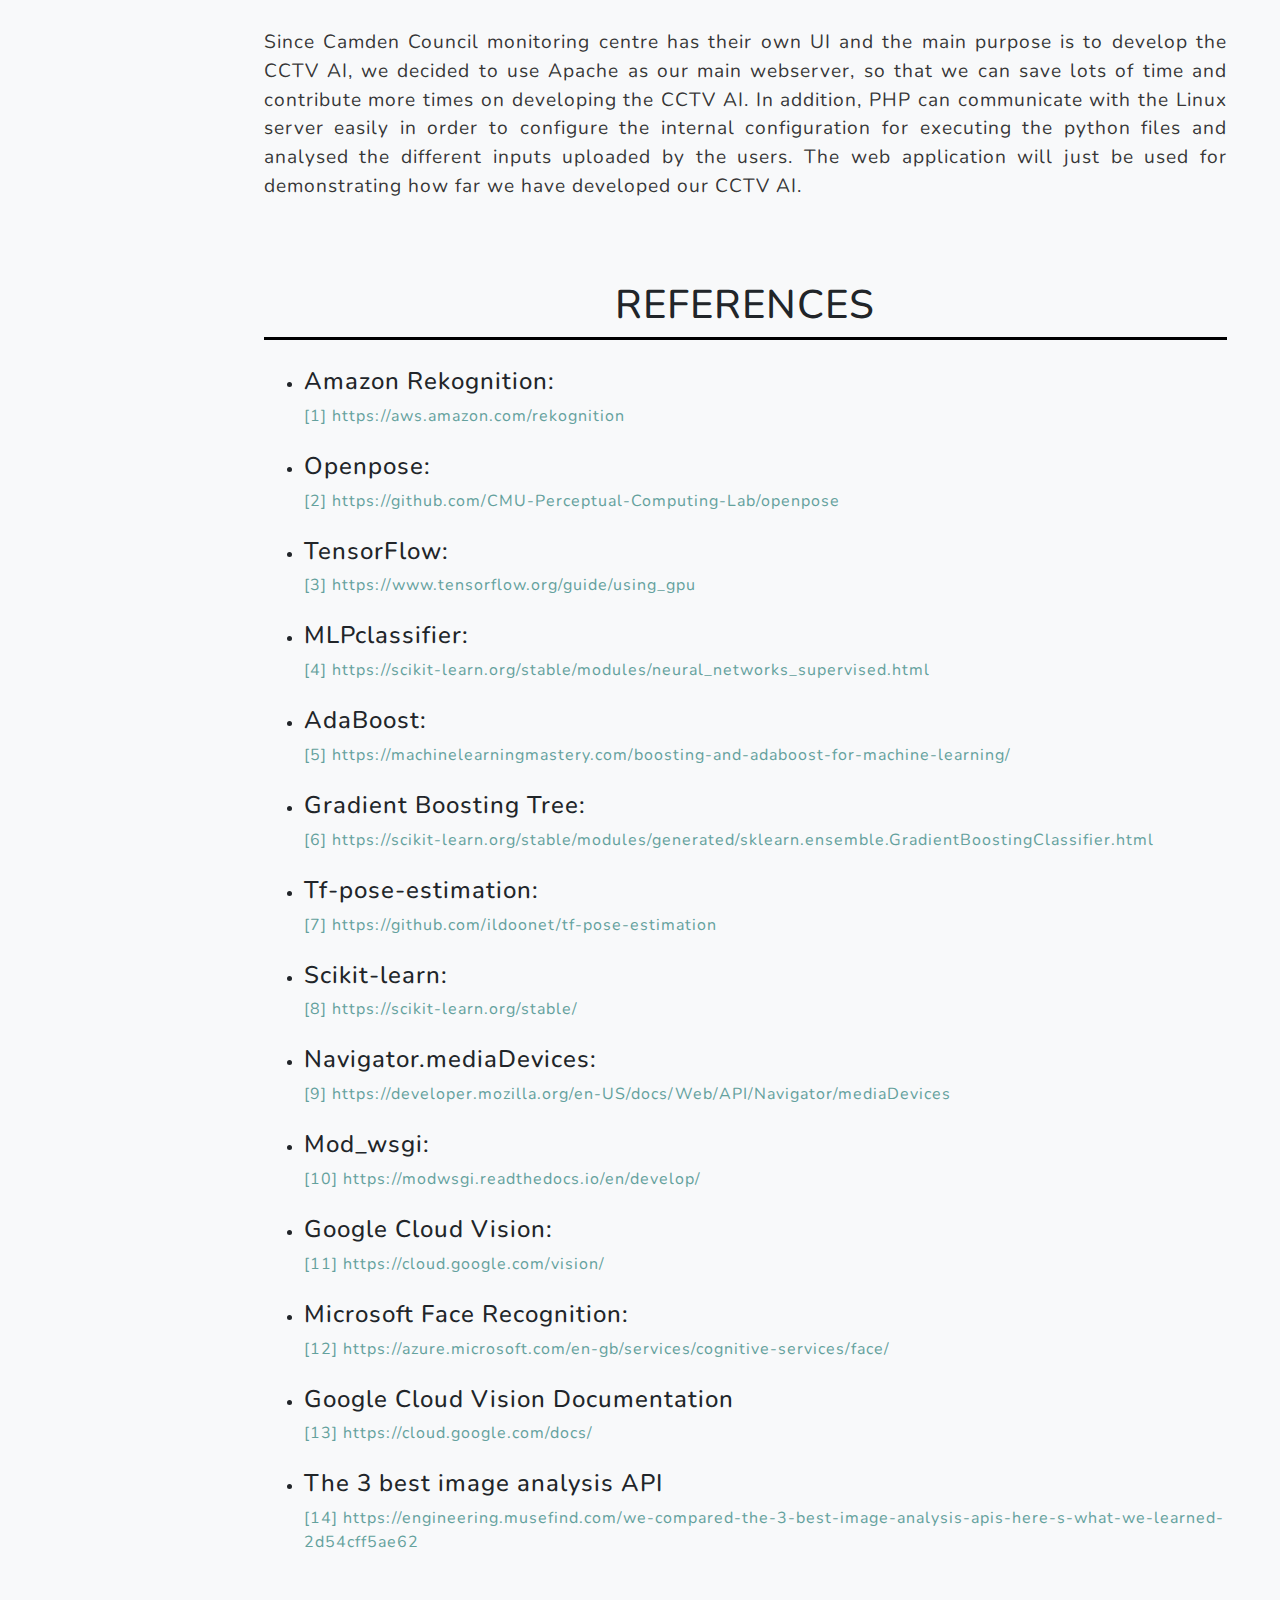
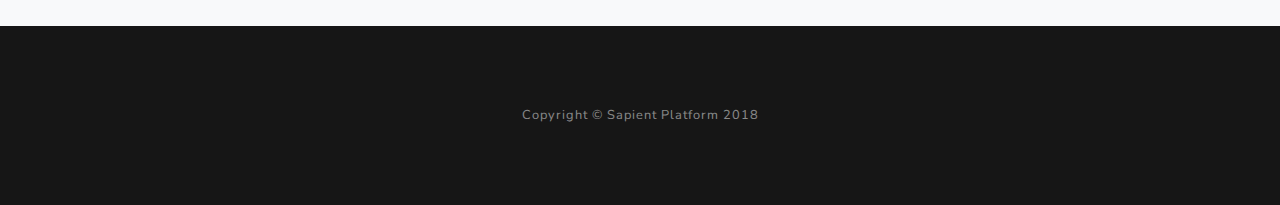
<file: research.html>
<!DOCTYPE html>
<html lang="en">

  <head>

    <meta charset="utf-8">
    <meta name="viewport" content="width=device-width, initial-scale=1, shrink-to-fit=no">
    <meta name="description" content="">
    <meta name="author" content="">

    <title>Sapient - CCTV Analysis AI</title>

    <!-- Bootstrap core CSS -->
    <link href="vendor/bootstrap/css/bootstrap.min.css" rel="stylesheet">
    <link href="css/custom.css" rel="stylesheet">

    <!-- Custom fonts for this template -->
    <link href="vendor/fontawesome-free/css/all.min.css" rel="stylesheet">
    <link href="https://fonts.googleapis.com/css?family=Varela+Round" rel="stylesheet">
    <link href="https://fonts.googleapis.com/css?family=Nunito:200,200i,300,300i,400,400i,600,600i,700,700i,800,800i,900,900i" rel="stylesheet">

    <!-- Custom styles for this template -->
    <link href="css/grayscale.min.css" rel="stylesheet">

  </head>

  <body id="page-top">

    <!-- Navigation -->
    <nav class="navbar navbar-expand-lg navbar-light fixed-top" id="mainNav">
      <div class="container">
        <a class="navbar-brand js-scroll-trigger" href="index.html">SAPIENT</a>
        <button class="navbar-toggler navbar-toggler-right" type="button" data-toggle="collapse" data-target="#navbarResponsive" aria-controls="navbarResponsive" aria-expanded="false" aria-label="Toggle navigation">
          Menu
          <i class="fas fa-bars"></i>
        </button>
        <div class="collapse navbar-collapse" id="navbarResponsive">
          <ul class="navbar-nav ml-auto">
            <li class="nav-item">
              <a class="nav-link js-scroll-trigger" href="requirements.html">Requirements</a>
            </li>
            <li class="nav-item">
              <a class="nav-link js-scroll-trigger" href="research.html">Research</a>
            </li>
            <li class="nav-item">
              <a class="nav-link js-scroll-trigger" href="hci.html">HCI</a>
            </li>
            <li class="nav-item">
              <a class="nav-link js-scroll-trigger" href="design.html">Design</a>
            </li>
            <li class="nav-item">
              <a class="nav-link js-scroll-trigger" href="testing.html">Testing</a>
            </li>
            <li class="nav-item">
              <a class="nav-link js-scroll-trigger" href="evaluation.html">Evaluation</a>
            </li>
            <li class="nav-item">
              <a class="nav-link js-scroll-trigger" href="management.html">Management</a>
            </li>
          </ul>
        </div>
      </div>
    </nav>

    <!-- Header -->
    <header class="masthead">
      <div class="container d-flex h-100 align-items-center">
        <div class="mx-auto text-center">
          <h1 class="mx-auto my-0 text-uppercase">RESEARCH</h1>
          <h2 class="text-white-50 mx-auto mt-2 mb-5">Exploring existing solutions and researching related technologies.</h2>
          <a href="#about" class="btn btn-primary js-scroll-trigger">Show me more</a>
        </div>
      </div>
    </header>

    <!-- Black Spot Beneath Header Section -->
    <section id="about" class="about-section text-center">
      <div class="container">
        <div class="row">
          <div class="col-lg-12 text-center">
            <h1 class="text-white mb-4 text-uppercase"></h1>
            <p class="text-white-50" style="text-align: justify;"></p>
          </div>
        </div>
      </div>
    </section>

    <div class="container-fluid bg-light">
      <div class="row">
        <!--Sidebar menu-->
        <div class="col-sm-2">
          <br>
          <br>
          <div id="sidebar" class="sidebar">
           <nav class="navbar navbar-shrink">
              <ul class="navbar-nav">
                <li class="nav-item">
                  <a class="nav-link js-scroll-trigger" href="#review-existing">Review Existing Soultions</a>
                </li>
                <li class="nav-item">
                  <a class="nav-link js-scroll-trigger" href="#related-technologies">Related Technologies And Comparison</a>
                </li>
                <li class="nav-item">
                  <a class="nav-link js-scroll-trigger" href="#summary">Summary of Final Decision</a>
                </li>
                <li class="nav-item">
                  <a class="nav-link js-scroll-trigger" href="#references">References</a>
                </li>
              </ul>
            </nav>
          </div>
        </div>


    <div class="col-sm-10">

    <!-- Review Existing Section -->
    <section id="review-existing" class="projects-section bg-light">
      <div class="container">
        <div class="col-lg-12 text-center">
          <h1 class="section-heading text-uppercase">Review Existing Soultions</h1>
          <p class="line"></p>
          <p class="text-black-100" style="text-align: justify;">Before starting to develop our own software research had to be done
            on the solutions that already exist for the problem we were assigned to solve.
            What we need is a software that will analyze the CCTV surveillance footage without
            human interaction. </p>
            <h2 align="left">Ella</h2>
            <p class="text-black-100" style="text-align: justify;"><img class="ella" src="img/ella.png" style="width:10%;">Ella is an intelligent video search engine that uses AI (Artificial Intelligence) and
              ML (Machine Learning) as well as Deep Learning to recognize what is happening in a video
              footage. The application is really easy to use and allows users to easily search for what
              they want in the video footage. It is cross-platform meaning it can run on any device.</p>


              <table>
                  <tr>
                    <th>Advantages</th>
                    <th>Disadvantages</th>
                  </tr>
                  <tr>
                    <td><span style="font-weight: bold;">User Friendly</span>
                  <br>- Easy to use, user interface is really beautiful and simple to understand.
                </td>
                  <td><span style="font-weight: bold;">Not Real-time</span>
                  <br>- There is no functionality for running the software real-time while the CCTV is monitoring your house. You need to upload the video footage
                  afterwards and just use it for analysis.
                  </td>
                </tr>
                <tr>
                  <td><span style="font-weight: bold;">Cross-Platform;</span>
                  <br>- Can work on any device, managing to allow such powerful software to be run from a mobile device is exceptional.
                </td>
                  <td><span style="font-weight: bold;">Hardware Required;</span>
                  <br>- Needs an ICR Box provided by the company in order to use the software. It’s not a standalone software.
                  </td>
                </tr>
              </table>
              <br><br><br>
              <h2 align="left">Amazon Rekognition <sup style="font-size: 1rem;"><a href="https://aws.amazon.com/rekognition/"> [1]</a></sup></h2>
              <img align="left" src="img/aws_rekognition.png" style="width: 30%; height: 30%">
              <p class="text-black-100" style="text-align: justify;">It is one of the AWS service which we can just add images and videos analysis to our applications. It has object, faical, celebrity, text recognition and etc, which contains all the thing we will need for the requirement.</p>

              <table>
                  <tr>
                    <th>Advantages</th>
                    <th>Disadvantages</th>
                  </tr>
                  <tr>
                    <td><span style="font-weight: bold;">Strong recognition functionality</span>
                  <br>- It has lots of recognition insde the AWS service compared to other API on the market.
                </td>
                  <td><span style="font-weight: bold;">Not Real-time</span>
                  <br>- It supports images and videos, but not for the live streaming video which is one of the requirements from the client.
                  </td>
                </tr>
                <tr>
                  <td><span style="font-weight: bold;">Simple to use</span>
                  <br>- Using this as a AWS service, and what you have to do is just to upload images and videos to this service.
                </td>
                  <td><span style="font-weight: bold;">Different Cloud Provider</span>
                  <br>- It cannot combine with Azure Cloud services, and it can only interact with other AWS services only.
                  </td>
                </tr>
              </table>
        </div>
      </div>
    </section>

      <!-- Related Technologies Section -->
    <section id="related-technologies" class="projects-section bg-light">
      <div class="container">
        <div class="col-lg-12 text-center">
          <h1 class="section-heading text-uppercase">Related Technologies And Comparison</h1>
          <p class="line"></p>
          <br>
          <p class="text-black-100" style="text-align: justify;" >We separated the technology research areas into four parts, and the first three elements are for the Image Recognition and the last elements are for the integration and deployment:
            <br>
            <br>
            - Posture Recognition
            <br>
            - Face Recognition
            <br>
            - Item Recognition
            <br>
            - System Integration(Azure)
            <br>
            - System Integration(Local)
          </p>
          <br>
          <h2 class="section-heading text-uppercase"><u>Posture Recognition</u></h2>
          <br>
          <h2 align="left"><u>Techniques</u></h2>
          <br>
          <h2 align="left">OpenCV</h2>
          <p class="text-black-100" style="text-align: justify;" >It is an opensource library consists of vision and machine learning. It has lots of algorithms to perform classifying human actions, recognising faces and identifying items in videos in real-time. The reason why we are using this is because it combines the vision library and machine learning together, and it will be very useful when we are classifying the posture indicated from human actions.</p>
          <br>
          <h2 align="left">Openpose <sup style="font-size: 1rem;"><a href="https://github.com/CMU-Perceptual-Computing-Lab/openpose"> [2]</a></sup></h2>
          <p class="text-black-100" style="text-align: justify;" >It is an open source library which detects human joints in the image, video or live-video. We first used a desktop machine with GTX1050Ti to install and test the API, and we find out that the openpose displays the track of the human joints for all the people displayed in the image or video, and it also outputs the json file consisting of the x and y coordinates of all the human joints.
            <br>
            <br>
          We can use the x and y body coordinates to generate the posture patterns of 'sitting', 'standing' and 'laying' with tensorflow, then we put it into a dataset in csv.</p>
          <br>
          <h2 align="left">Tensorflow<sup style="font-size: 1rem;"><a href="https://www.tensorflow.org/guide/using_gpu"> [3]</a></sup></h2>
          <p class="text-black-100" style="text-align: justify;">Since our project requires the study of human behaviour pattern in image, so we decided to have a research on TensorFlow based on GPU. We are thinking this open source library will be one of the essential components to link to our image recognition. In more details, we believe this component can help the machine to point out what postures are shown in the image by feeding the information about in what pattern of x and y coordinates can determine what postures it is.</p>
          <br>
          <h2 align="left">Tf-pose-estimation<sup style="font-size: 1rem;"><a href="https://github.com/ildoonet/tf-pose-estimation"> [7]</a></sup></h2>
          <p class="text-black-100" style="text-align: justify;">This is a github repositroy developed by IIdoo Kim. 'Openpose' for human pose estimation have been implemented using TensorFlow. We decided to use this library because it combines tensorflow and openpose together to allow us to run them with the input of image, video and webcam. We are thinking to alter the code and to put the model that we trained into it, so that the whole program will use our model to detect what posture is showing rather than using the model graph from opensource library.</p>
          <br>
          <h2 align="left">Anaconda</h2>
          <p class="text-black-100" style="text-align: justify;">This is for creating custom python environment to do the version control. At the start, we are thinking to create three different python environment for posture, item and face recognition to avoid library version collision.</p>
          <br>
          <h2 align="left">Scikit-learn<sup style="font-size: 1rem;"><a href="https://scikit-learn.org/stable/"> [8]</a></sup></h2>
          <p class="text-black-100" style="text-align: justify;">This is a python library which allows us to perform machine learning. We are interested in the part about classification and model selection. Therefore, we are thinking if it can help us generate a model to classify the human actions.</p>
          <br>
          <h2 align="left">MLPclassifier<sup style="font-size: 1rem;"><a href="https://scikit-learn.org/stable/modules/neural_networks_supervised.html"> [4]</a></sup></h2>
          <p class="text-black-100" style="text-align: justify;">It stands for Multilayer Perceptron Classifier. It is one of components in one of the python libraries called sklearn. It is a classifier which learns algorithm or functions by training on a dataset. The classifier requires dataset and will generate a PKL file which enables objects to be serialized to files on disk and deserialized back into the program at runtime.</p>
          <br>
          <h2 align="left">AdaBoost<sup style="font-size: 1rem;"><a href="https://machinelearningmastery.com/boosting-and-adaboost-for-machine-learning/"> [5]</a></sup></h2>
          <p class="text-black-100" style="text-align: justify;">It is also a classifier,but it is an alternative way to train the machine learning model, and it is used to boost the performance of decision trees on binary classification problems.</p>
          <br>
          <h2 align="left">Gradient Boosting Trees<sup style="font-size: 1rem;"><a href="https://scikit-learn.org/stable/modules/generated/sklearn.ensemble.GradientBoostingClassifier.html"> [6]</a></sup></h2>
          <p class="text-black-100" style="text-align: justify;">It is the third classifier we chose to apply on training posture recognition. In terms of the difference from other classifers, it produces decision trees in order to optimise an arbitrary differentiable loss function.</p>
          <br>
          <br>
          <h2 align="left"><u>Comparison</u></h2>
          <br>
          <h2 align="left">MLP vs Adaboost vs Gradient classifiers</h2>
          <p class="text-black-100" style="text-align: justify;">As I mentioned above, three classifiers have their own algorithm to create the model. After a few experiment, we found that each of the classifiers might be accurate in different patterns of datasets. Therefore, when we are creating the model for the posture recognition, we will generate three different models from three classifiers, and then we will compare which model is more accurate by inputing sample images displaying 'sitting', 'standing' and 'laying'.</p>
          <br><br><br>




          <h2 class="section-heading text-uppercase"><u>Face Recognition</u></h2>
          <br><br>
          <h2 align="left"><u>Techniques</u></h2>
          <br>
          <h2 align="left">Google Cloud Vision API</h2>
          <p class="text-black-100" style="text-align: justify;">
            Google Cloud offers face recognition which covers the famous people as well.
            Google holds the face library and return the greatest similar person's name for face recognition request.
            It has two computer vision products that use machine learning to help you understand your images with industry-leading prediction accuracy.
            The google cloud vision API can use do the self training model but not for face recognition.
          </p><br>


          <h2 align="left">Microsoft Face Recognition API</h2>
          <p class="text-black-100" style="text-align: justify;">
            The Microsoft Face API uses state-of-the-art cloud-based face algorithms to detect and recognise human faces in images. Capabilities include features like face detection, face verification and face grouping to organise faces into groups based on their visual similarity.
          </p><br>

          <h2 align="left"></h2>
          <p class="text-black-100" style="text-align: justify;">
            OpenCV is an open-source SDK for AI recognition, it (Open Source Computer Vision) is a popular computer vision library started by Intel in 1999.
            It can used to create self defined library and reconise the people, face, smile and lots of information on faces.
          </p>

          <h2 align="left"><u>Comparison</u></h2>
          <br>
          <h2 align="left">OpenCV VS Google Cloud VS Microsoft</h2>
          <p class="text-black-100" style="text-align: justify;">
            When we developing the software, we have tested almost all of the recognitions. With the accuracy, price and networking requirements, we eventually choose
            the OpenCV and move it forward with our project. The most significant reason is that it is not necessary to detect famous people (by google cloud vision), but
            it requires easy to self defined the model to add new people into it. Also the face recognition is becoming popluar now which also means the technology is good
            enough for most cases, it is worth to use the open-source now because it is free and reliable.
          </p><br><br><br>





          <h2 class="section-heading text-uppercase"><u>Item Recognition</u></h2>
          <h2 align="left"><u>Techniques</u></h2>
          <br>

          <h2 align="left">Clarifai</h2>
          <p class="text-black-100" style="text-align: justify;">
            Clarifai, unlike any other API’s on this list, has the added bonus of video analysis. For videos, Clarifai offers scene recognition. For images, it can also do sentiment analysis, text recognition, logo detection, and face detection, as well as a more robust version of Resemble’s image attribute detection: brightness, colour, dominant colour.
          </p>
          <p class="text-black-100" style="text-align: justify;">
          It was able to recognize some key concepts (the first five are fairly accurate), but also added some irrelevant tags. No scarf, no child, no woman.
          </p><br>

          <h2 align="left">Google Cloud Vision</h2>
          <p class="text-black-100" style="text-align: justify;">
            Cloud Vision by Google includes many of the key features of Clarifai (sentiment analysis, text recognition, logo detection, facial analysis) and adds a couple of bonuses: landmark detection and a simple REST API.
          </p>
          <p class="text-black-100" style="text-align: justify;">
            Unlike Clarifai, you can’t create your own models to test against — but you also have access to an API backed by Google, one they seem quite dedicated to constantly improving.
          </p><br>

          <h2 align="left">Amazon Recognition</h2>
          <p class="text-black-100" style="text-align: justify;">
            By now, the features will sound familiar: scene detection, sentiment analysis. Amazon boasts of a more robust suite of facial analysis tools, including facial recognition (not offered by Google or Clarifai) across images, and detailed information like image quality of face, beard recognition (yes), and facial comparison (how likely is it that two faces are the same person?).
          </p>
          <p class="text-black-100" style="text-align: justify;">
            Unlike Clarifai, you can’t create your own models to test against — but you also have access to an API backed by Google, one they seem quite dedicated to constantly improving.
          </p><br><br>

          <h2 align="left"><u>Comparison</u></h2>
          <h2 align="left">Google Cloud VS Amazon Recognition VS Clarify</h2>
          <p class="text-black-100" style="text-align: justify;">
            It is quite clear as mentioned above, the item recognition does not need to self define the library since it would takes decades to include
            all of the kind of the things.
          </p>
          <p class="text-black-100" style="text-align: justify;">
            Item recognition is still a big and hot problem within the AI industry it indicates that the accuracy would be always low or the items can be detected would be very limited.
            Therefore, we are going to use the Google API with only top5 items to output to avoid any wrong messages may produced. Just ignore about the SDK, it is still to early to use the
            open-source to do the item recognition for current phase.
          </p><br><br><br>






          <h2 class="section-heading text-uppercase"><u>System Integration(Azure)</u></h2>
          <br>
          <p class="text-black-100" style="text-align: center;" >This section is for integrating web application, image and video analysis into AzureVM</p>
          <br>
          <h2 align="left"><u>Techniques</u></h2>
          <br>
          <h2 align="left">Azure Cloud</h2>
          <p class="text-black-100" style="text-align: justify;">Since this project involves tons of requirements on image recognition and machine learning, we decided to host an GPU based Linux virtual machine from Azure. In addition, after the integration, we can use it for deployment as well since it got an IPv4 address for accessing the web application.</p>
          <br>
          <h2 align="left">Ubuntu Server User Authentication</h2>
          <p class="text-black-100" style="text-align: justify;">As we mentioned, we will use Ubuntu server to host the web application and the image recognition. However, the user that will run the apahce web server is not the user that we normally use to login into the server, it is www-data. This research is to investigate how to give essential powers for this particular authority to execute the backend image recognition python file, modifying the linux file system and etc.</p>
          <br>
          <h2 align="left">Apache</h2>
          <p class="text-black-100" style="text-align: justify;">The files which we used to write image recognition and machine learning will mainly be written in python. Since we do not have requirement on building fasinating and functional web UI and the application requires extensive communication with the Linux server, we are thinking to use PHP to show our demonstration on our AI.</p>
          <br>
          <h2 align="left">Mod_wgi<sup style="font-size: 1rem;"><a href="https://modwsgi.readthedocs.io/en/develop/"> [10]</a></sup></h2>
          <p class="text-black-100" style="text-align: justify;">It is an potential apache extension which we are going to use in order to communicate with the python files.</p>
          <br>
          <h2 align="left">Django</h2>
          <p class="text-black-100" style="text-align: justify;">Since most files we implemented for the image recognition are in python, we are also thinking using Django would be a good solution to execute the image recognition from the webserver</p>
          <br>
          <h2 align="left">Navigator.mediaDevices JS library<sup style="font-size: 1rem;"><a href="https://developer.mozilla.org/en-US/docs/Web/API/Navigator/mediaDevices"> [9]</a></sup></h2>
          <p class="text-black-100" style="text-align: justify;">This is one of the ways to access the webcam from the web application throught JS, and we are thinking to use it to put the webcam snapshot and live-video into the webserver, so that we can use it as an input to process the image recognition.</p>
          <br>
          <br>
          <h2 align="left"><u>Comparison</u></h2>
          <br>
          <h2 align="left">Apache vs Django</h2>
          <p class="text-black-100" style="text-align: justify;">Both are webservers, one is mainly for PHP and the other is for python. However, here are the aspects that we have to consider in order to choose which webserver that we are going to use for system integration:</p>
          <br>
            <ul class="text-black-100" style="text-align: justify;">
              <li>Most image recognition files are in python</li>
              <li>Image webcam screenshot functionality attached to the web application will be in JS</li>
              <li>Application requires communication with Linux server</li>
            </ul>
          <br>
          <p class="text-black-100" style="text-align: justify;">From situation 1, both webserver can execute python file. Apache can use PHP to run "shell_exec()" function to perform the linux shell command to execute the python file with anaconda environment</p>
          <br>
          <p class="text-black-100" style="text-align: justify;">From situation 2, we can see that PHP has more advantages than using Django because of the library written in JS. Since PHP is like a senior version of HTML, Apache is more compatible.</p>
          <br>
          <p class="text-black-100" style="text-align: justify;">From situation 3, the web application allows users to use the image recognition to analyse the image, webcam image, video and live video uploaded. Therefore, the easiest setup for this experiment, is having executable shell command to be integrated into the web application for the www-data user. Therefore, again Apache has more advantages on this.</p>
          <br>





          <h2 class="section-heading text-uppercase"><u>System Integration(Local)</u></h2>
          <br>
          <p class="text-black-100" style="text-align: justify;">
            In this section, we will discuss what we find out how the web server (framework) to support the python-backend, why it is woth to try the
            Django or Flask.
          </p>
          <p class="text-black-100" style="text-align: justify;">
            We will also mentioned about the connection of the front-end and back-end since it is the key to implement the live stream.
          </p>
          <br><br>

          <h2 align="left">Why we need a python framework</h2>
          <p class="text-black-100" style="text-align: justify;">
            So What are the differences between a python framework to Apache? When we are doing the live-stream, we have to consider choose a python framework to deal with backend recognition app. The reason is that, the project is building on the last team’s Posture Recognition app which is written on Python. The other reason is that it is hard to run the python back-end with the front-end web page for live-stream and live-recognition purpose. We were experienced a long way to eventually successfully implemented that features by flask, from the start, we were using the Django. The following paragraph in that section will discuss the difficulties we met when doing with Django and flask. Hope it brings some insights for code review and future development by other teams. Some problems we faced may be not hard to cover, but we stopped at that point, please contact us if you are facing the same problems and has better solutions
          </p>
          <br>

          <h2 align="left">What is the websocket</h2>
          <p class="text-black-100" style="text-align: justify;">
            The websocket is a web app communications protocol, providing full-duplex communication channels over a single TCP connection.
          </p>
          <br>

          <h2 align="left">The WSGI protocol cannot support websockets</h2>
          <p class="text-black-100" style="text-align: justify;">
            In Django, the web server accepts an incoming request, sets up a WSGI dictionary which then is passed to the application server. There the HTTP headers and the payload is created and immediately afterwards the request is finished and flushed to the client. This processing typically requires a few dozen milliseconds. The throughput, such a server can handle, is the average response time multiplied by the number of concurrent workers. Each worker requires its own thread/process and a good rule of thumb is to configure not more than twice as many workers as the number of cores available on that host. Otherwise you will see a decrease in overall performance, caused by too many context switches, for which the scheduler of the operating system is responsible. Due to this workflow, it is almost impossible to add support for long term connections, such as websockets, on top of the WSGI protocol specification. Therefore most websocket implementations go for another approach. The websocket connection is controlled by a service running side by side with the default application server. Here, a webserver with support for long term connections, dispatches the requests from the clients. (From django-websocket-redis documentation, refrence at the bottom)
          </p>
          <br>

          <h2 align="left">uWSGI or aWSGI, chat application for live-stream testing</h2>
          <p class="text-black-100" style="text-align: justify;">
            We found a nice way to do is using the uWSGI by ‘django-websocket-redis’ or aWSGI by Channels, we are using the Channels with Django for testing.
          </p>
          <p class="text-black-100" style="text-align: justify;">
            The live chat app which is quite similar to our project, just replacing the text by the media or non-stopping image sequences act as a video, so it is a nice entrance to the live stream system
          </p>




        </div>
      </div>

    </section>



    <!-- Summary of final Section -->
    <section id="summary" class="projects-section bg-light">
      <div class="container">
        <div class="col-lg-12 text-center">
          <h1 class="section-heading text-uppercase">Summary of Final Decision</h1>
          <p class="line"></p>
          <p class="text-black-100" style="text-align: justify;" > In terms of the image recognition, as you can see that we have already separated into three different parts: posture, item and face recognition. This is because there is no image recognition as a whole package nowadays. We can use posture to identify whether the people is sitting, standing or laying, item to recognise the things surrounding us and face to recognise who this person is. Different recognitions will be implemented by different methods of machine learning and recognition. For the posture recognition, I will be using 3 different classifiers mentioned above in order to compare the accuracy between them and select the best from them.
            <br>
            <br>
          Since Camden Council monitoring centre has their own UI and the main purpose is to develop the CCTV AI, we decided to use Apache as our main webserver, so that we can save lots of time and contribute more times on developing the CCTV AI. In addition, PHP can communicate with the Linux server easily in order to configure the internal configuration for executing the python files and analysed the different inputs uploaded by the users. The web application will just be used for demonstrating how far we have developed our CCTV AI.</p>
        </div>
      </div>

    </section>

     <!-- References Section -->
    <section id="references" class="projects-section bg-light">
      <div class="container">
        <div class="col-lg-12 text-center">
          <h1 class="section-heading text-uppercase">References</h1>
          <p class="line"></p>
          <p class="text-black-100" style="text-align: justify;" >
            <ul>
              <li align="left" ><h4>Amazon Rekognition: </h4><a href="https://aws.amazon.com/rekognition/">[1] https://aws.amazon.com/rekognition</a></li>
              <br>
              <li align="left" ><h4>Openpose: </h4><a href="https://github.com/CMU-Perceptual-Computing-Lab/openpose">[2] https://github.com/CMU-Perceptual-Computing-Lab/openpose</a></li>
              <br>
              <li align="left" ><h4>TensorFlow: </h4><a href="https://www.tensorflow.org/guide/using_gpu">[3] https://www.tensorflow.org/guide/using_gpu</a></li>
              <br>
              <li align="left" ><h4>MLPclassifier: </h4><a href="https://scikit-learn.org/stable/modules/neural_networks_supervised.html">[4] https://scikit-learn.org/stable/modules/neural_networks_supervised.html</a></li>
              <br>
              <li align="left" ><h4>AdaBoost: </h4><a href="https://machinelearningmastery.com/boosting-and-adaboost-for-machine-learning/">[5] https://machinelearningmastery.com/boosting-and-adaboost-for-machine-learning/</a></li>
              <br>
              <li align="left" ><h4>Gradient Boosting Tree: </h4><a href="https://scikit-learn.org/stable/modules/generated/sklearn.ensemble.GradientBoostingClassifier.html">[6] https://scikit-learn.org/stable/modules/generated/sklearn.ensemble.GradientBoostingClassifier.html</a></li>
              <br>
              <li align="left" ><h4>Tf-pose-estimation: </h4><a href="https://github.com/ildoonet/tf-pose-estimation">[7] https://github.com/ildoonet/tf-pose-estimation</a></li>
              <br>
              <li align="left" ><h4>Scikit-learn: </h4><a href="https://scikit-learn.org/stable/">[8] https://scikit-learn.org/stable/</a></li>
              <br>
              <li align="left" ><h4>Navigator.mediaDevices: </h4><a href="https://developer.mozilla.org/en-US/docs/Web/API/Navigator/mediaDevices">[9] https://developer.mozilla.org/en-US/docs/Web/API/Navigator/mediaDevices</a></li>
              <br>
              <li align="left" ><h4>Mod_wsgi: </h4><a href="https://modwsgi.readthedocs.io/en/develop/">[10] https://modwsgi.readthedocs.io/en/develop/</a></li>
              <br>
              <li align="left" ><h4>Google Cloud Vision: </h4><a href="https://cloud.google.com/vision/">[11] https://cloud.google.com/vision/</a></li>
              <br>
              <li align="left" ><h4>Microsoft Face Recognition: </h4><a href="https://azure.microsoft.com/en-gb/services/cognitive-services/face/">[12] https://azure.microsoft.com/en-gb/services/cognitive-services/face/</a></li>
              <br>
              <li align="left" ><h4>Google Cloud Vision Documentation </h4><a href="https://cloud.google.com/docs/">[13] https://cloud.google.com/docs/</a></li>
              <br>
              <li align="left" ><h4>The 3 best image analysis API</h4><a href="https://engineering.musefind.com/we-compared-the-3-best-image-analysis-apis-here-s-what-we-learned-2d54cff5ae62">[14] https://engineering.musefind.com/we-compared-the-3-best-image-analysis-apis-here-s-what-we-learned-2d54cff5ae62</a></li>
              <br>
            </ul>
          </p>
        </div>
      </div>

    </section>

  </div>
</div>
</div>
    <!-- Footer -->
    <footer class="bg-black small text-center text-white-50">
      <div class="container">
        Copyright &copy; Sapient Platform 2018
      </div>
    </footer>

    <!-- Bootstrap core JavaScript -->
    <script src="vendor/jquery/jquery.min.js"></script>
    <script src="vendor/bootstrap/js/bootstrap.bundle.min.js"></script>

    <!-- Plugin JavaScript -->
    <script src="vendor/jquery-easing/jquery.easing.min.js"></script>

    <!-- Custom scripts for this template -->
    <script src="js/grayscale.min.js"></script>
    <script src="js/sidebar.js"></script>

  </body>

</html>
</file>
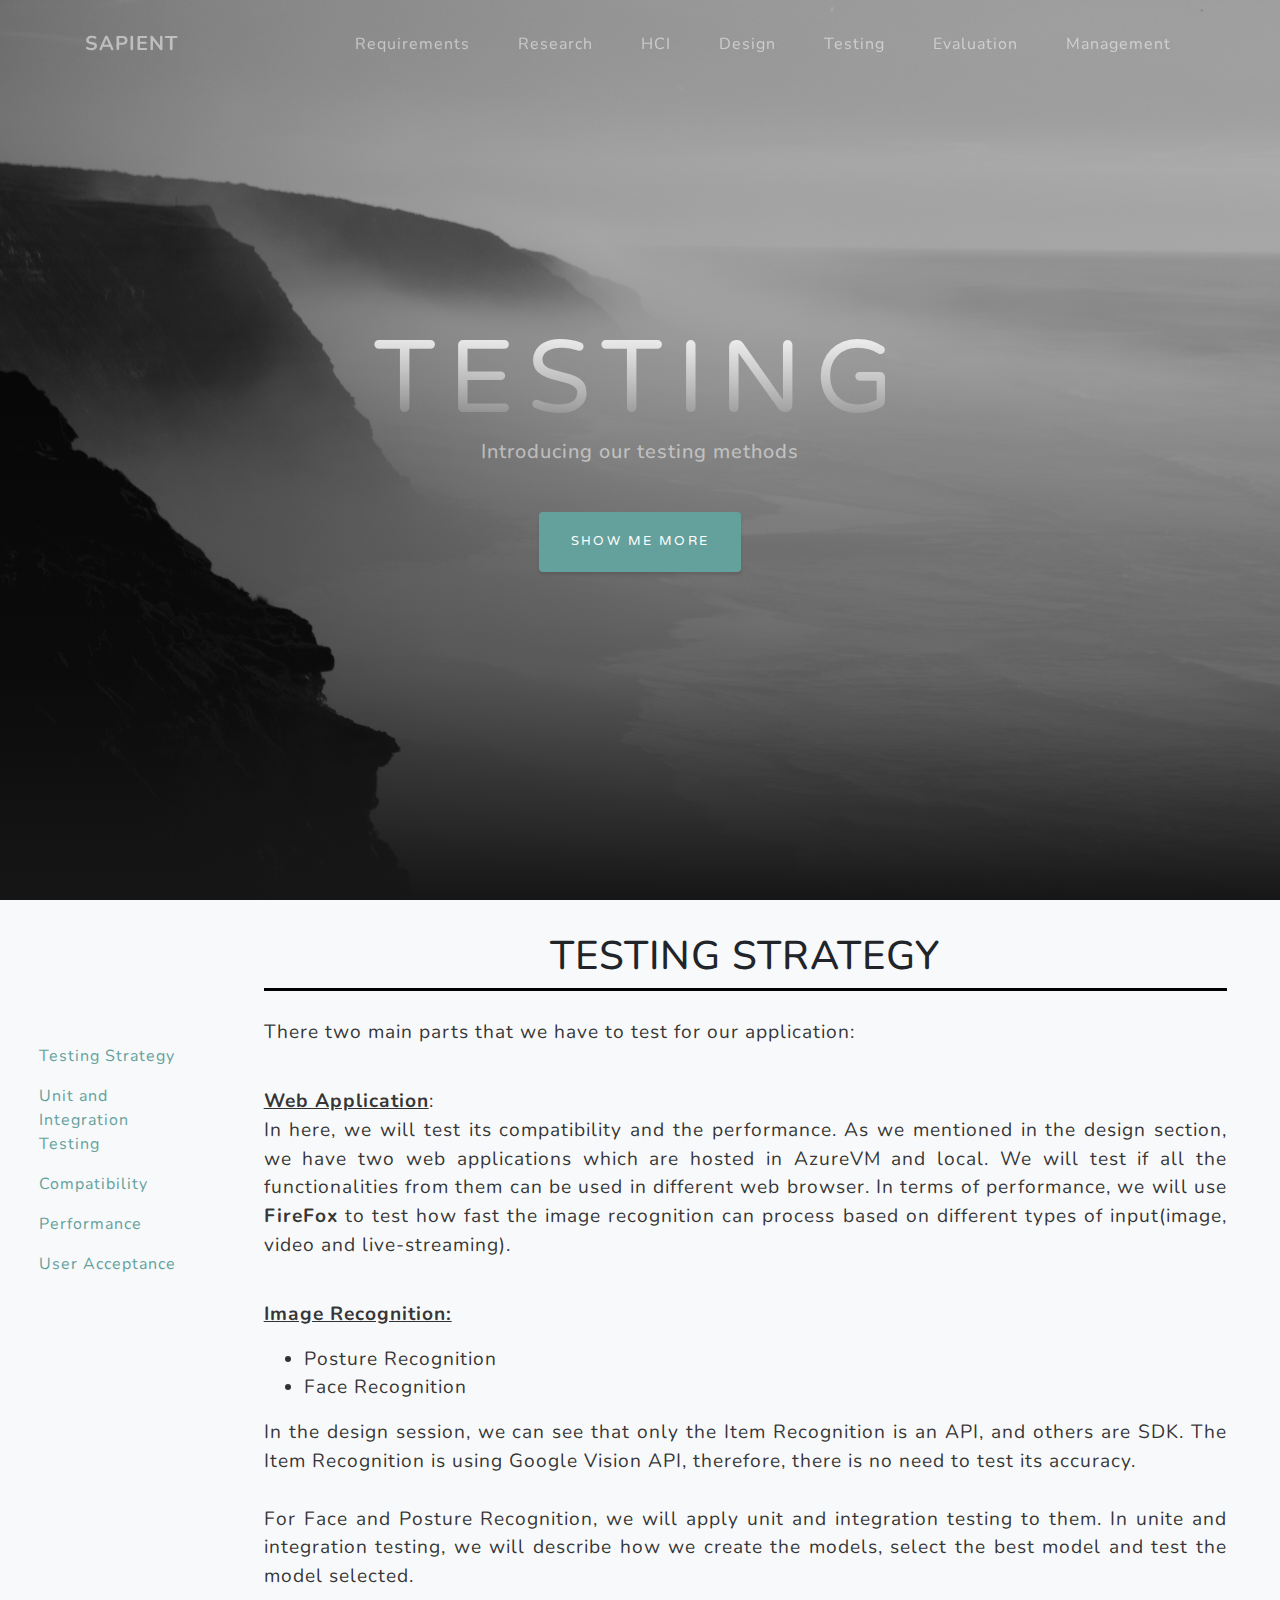
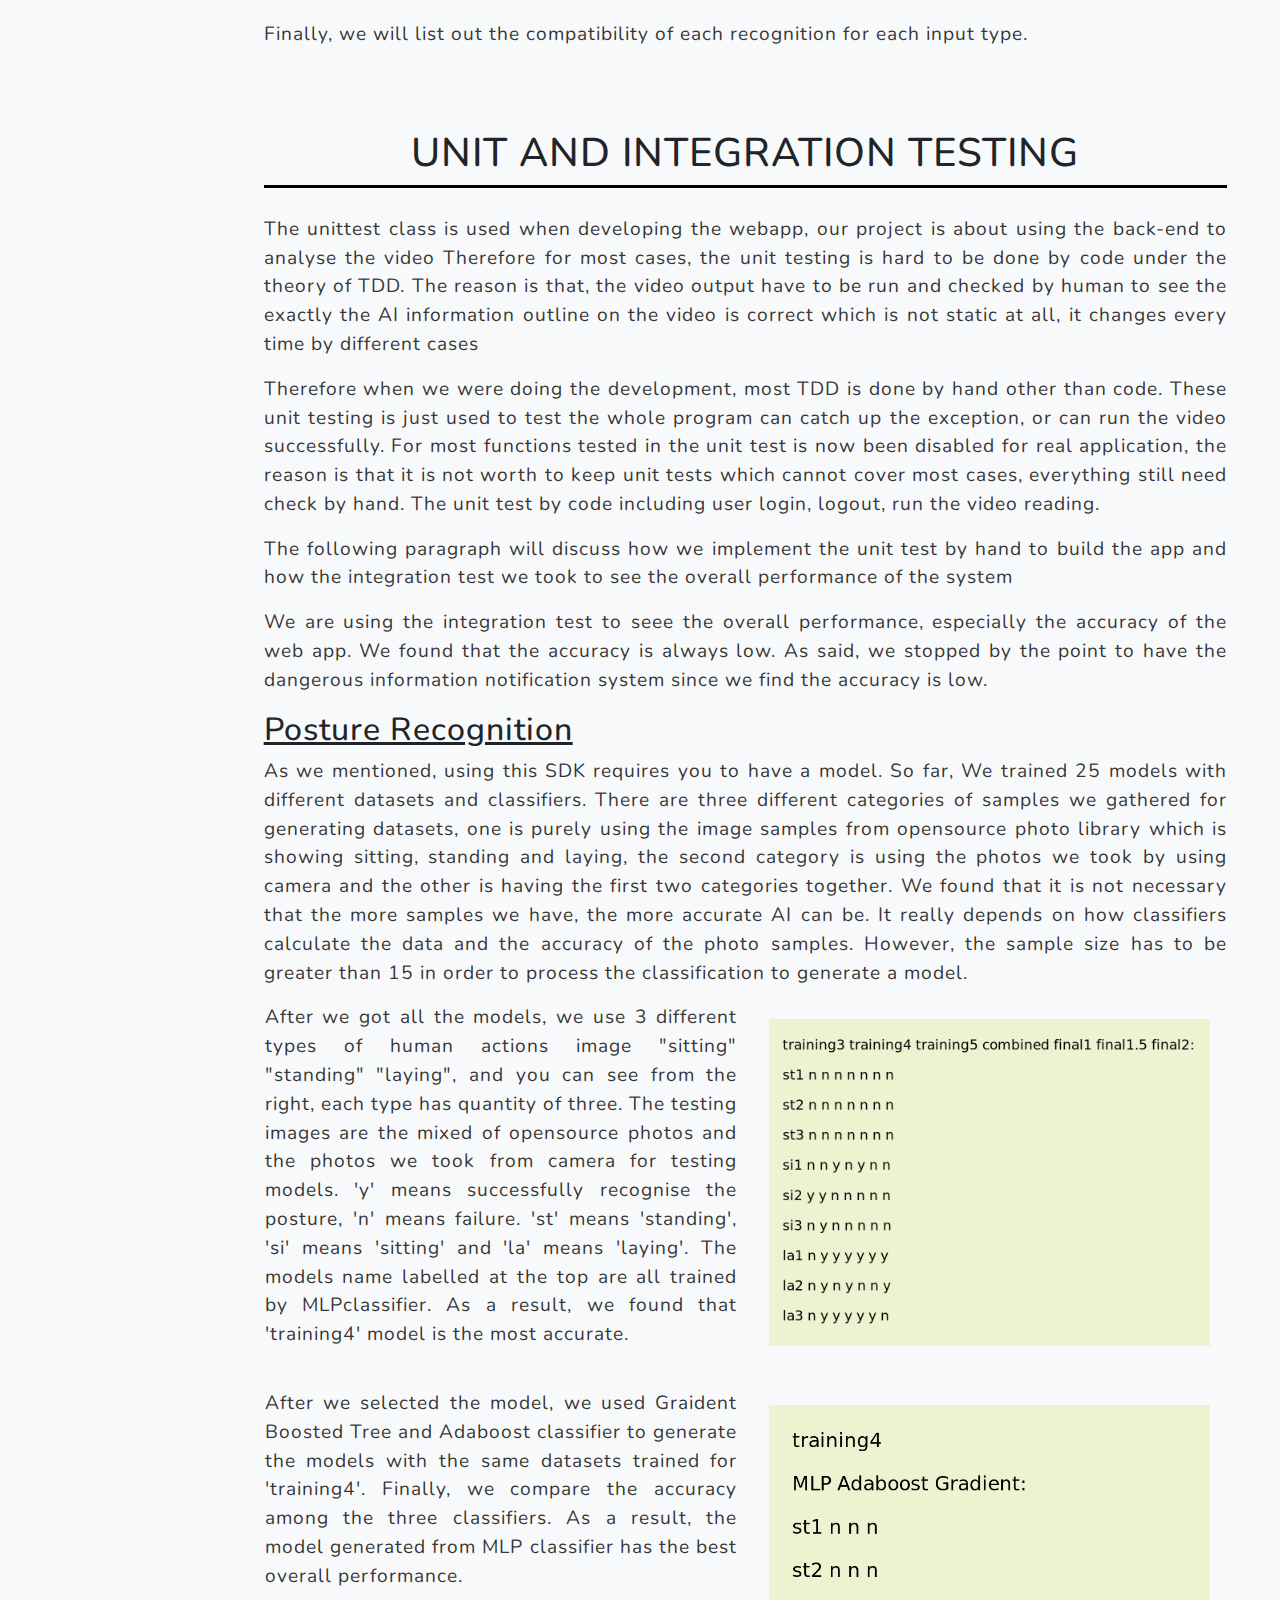
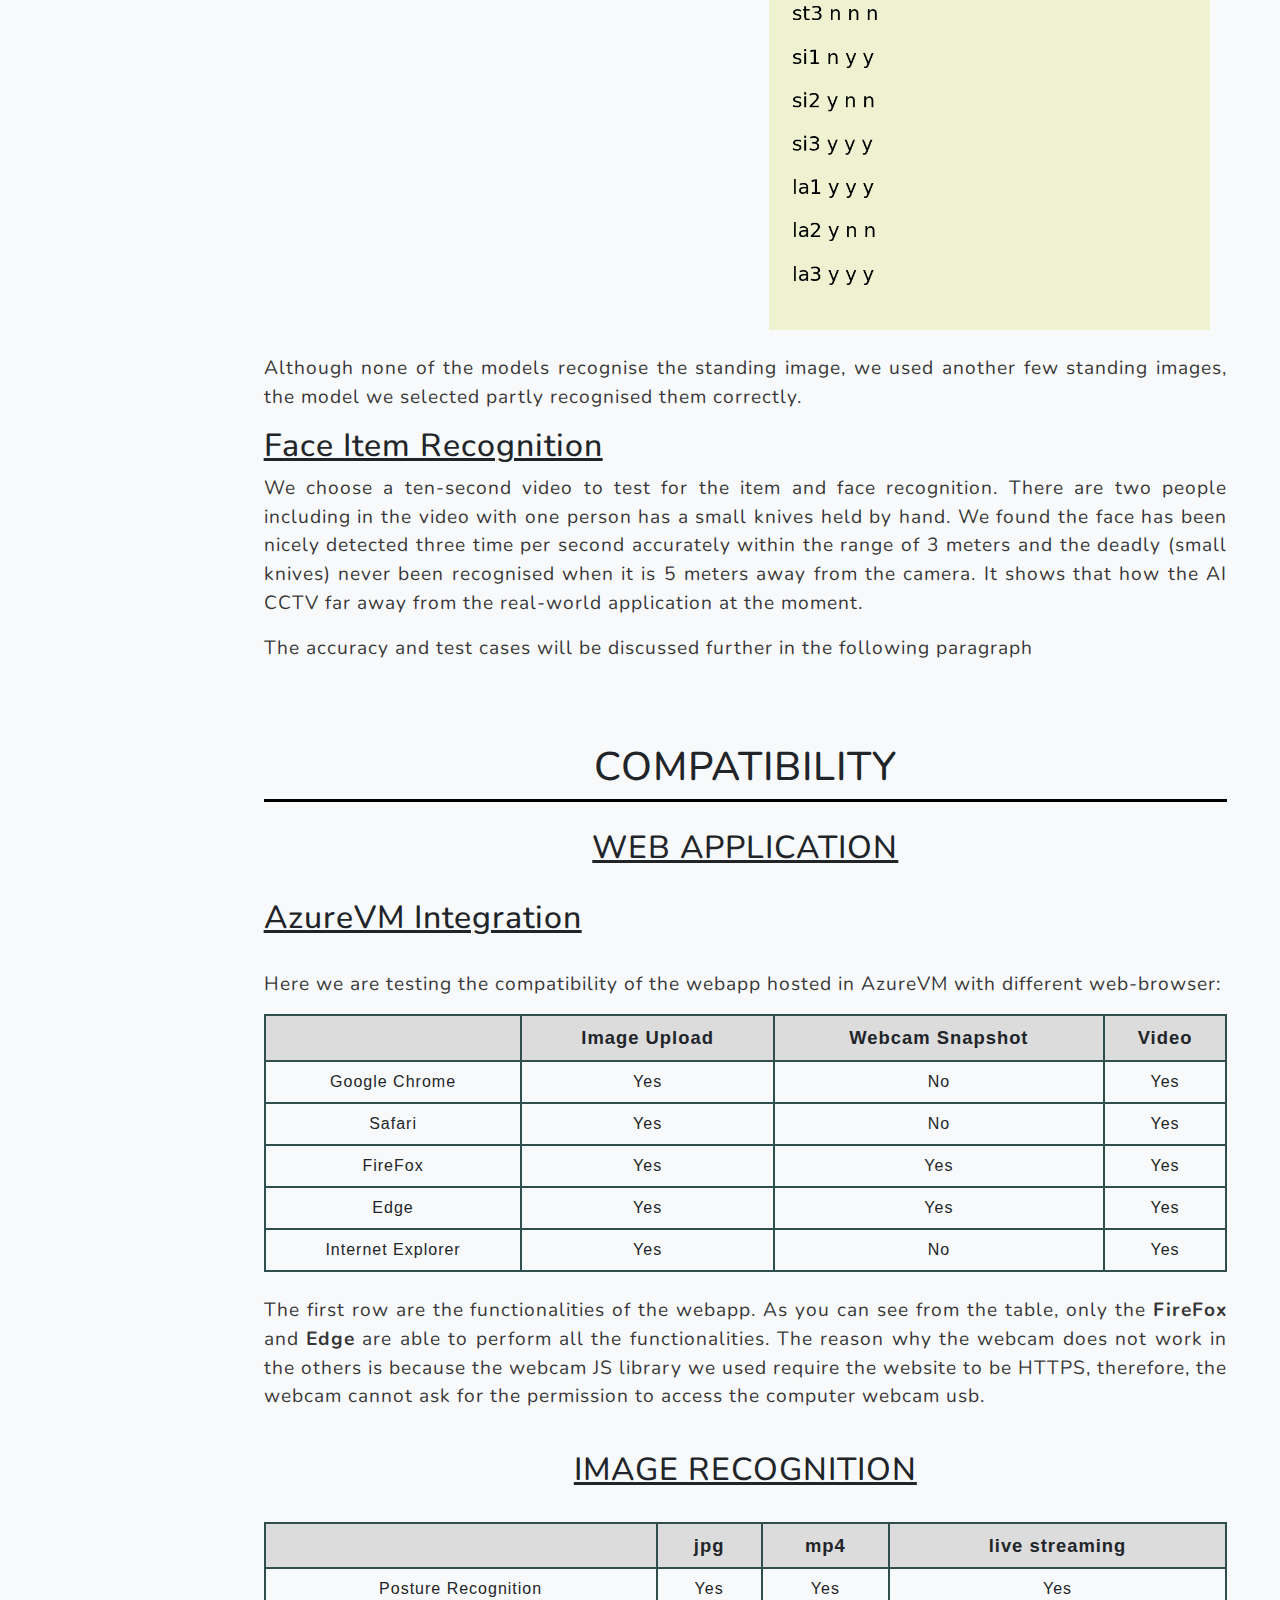
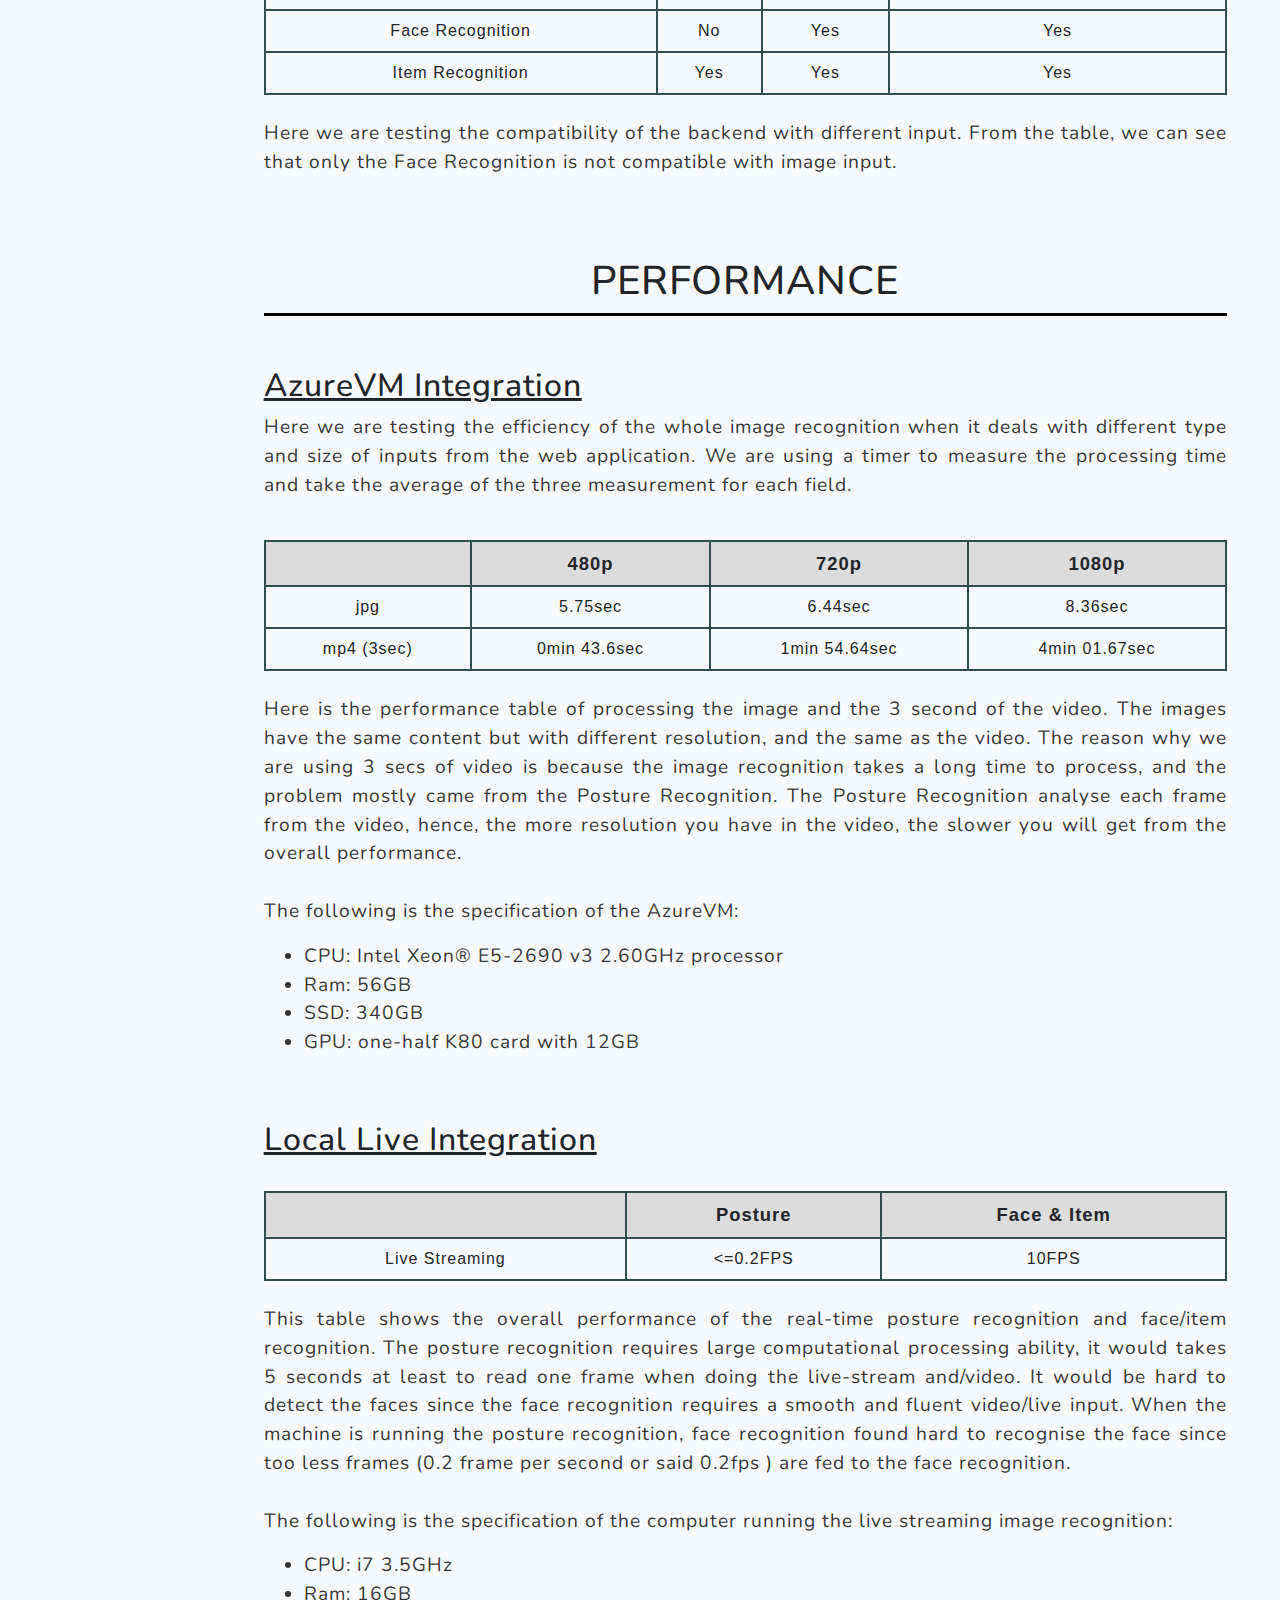
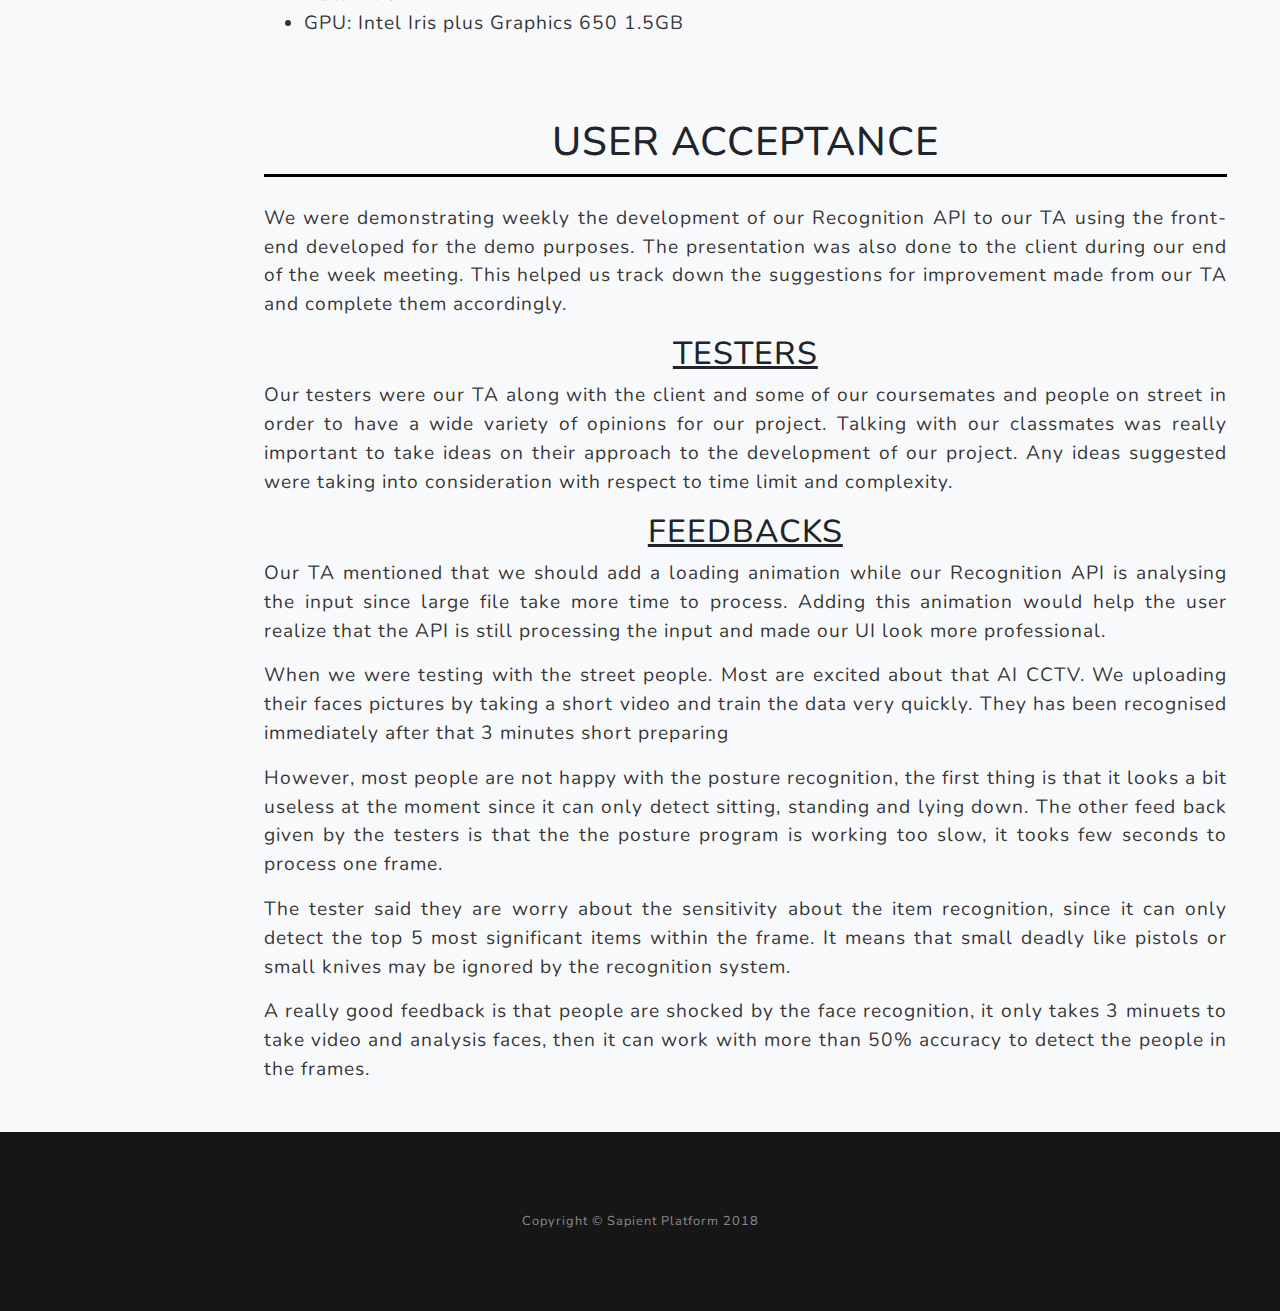
<file: testing.html>
<!DOCTYPE html>
<html lang="en">

  <head>

    <meta charset="utf-8">
    <meta name="viewport" content="width=device-width, initial-scale=1, shrink-to-fit=no">
    <meta name="description" content="">
    <meta name="author" content="">

    <title>Sapient - CCTV Analysis AI</title>

    <!-- Bootstrap core CSS -->
    <link href="vendor/bootstrap/css/bootstrap.min.css" rel="stylesheet">

    <!-- Custom fonts for this template -->
    <link href="vendor/fontawesome-free/css/all.min.css" rel="stylesheet">
    <link href="https://fonts.googleapis.com/css?family=Varela+Round" rel="stylesheet">
    <link href="https://fonts.googleapis.com/css?family=Nunito:200,200i,300,300i,400,400i,600,600i,700,700i,800,800i,900,900i" rel="stylesheet">

    <!-- Custom styles for this template -->
    <link href="css/grayscale.min.css" rel="stylesheet">
    <link href="css/custom.css" rel="stylesheet">

  </head>

  <body id="page-top">

    <!-- Navigation -->
    <nav class="navbar navbar-expand-lg navbar-light fixed-top" id="mainNav">
      <div class="container">
        <a class="navbar-brand js-scroll-trigger" href="index.html">SAPIENT</a>
        <button class="navbar-toggler navbar-toggler-right" type="button" data-toggle="collapse" data-target="#navbarResponsive" aria-controls="navbarResponsive" aria-expanded="false" aria-label="Toggle navigation">
          Menu
          <i class="fas fa-bars"></i>
        </button>
        <div class="collapse navbar-collapse" id="navbarResponsive">
          <ul class="navbar-nav ml-auto">
            <li class="nav-item">
              <a class="nav-link js-scroll-trigger" href="requirements.html">Requirements</a>
            </li>
            <li class="nav-item">
              <a class="nav-link js-scroll-trigger" href="research.html">Research</a>
            </li>
            <li class="nav-item">
              <a class="nav-link js-scroll-trigger" href="hci.html">HCI</a>
            </li>
            <li class="nav-item">
              <a class="nav-link js-scroll-trigger" href="design.html">Design</a>
            </li>
            <li class="nav-item">
              <a class="nav-link js-scroll-trigger" href="testing.html">Testing</a>
            </li>
            <li class="nav-item">
              <a class="nav-link js-scroll-trigger" href="evaluation.html">Evaluation</a>
            </li>
            <li class="nav-item">
              <a class="nav-link js-scroll-trigger" href="management.html">Management</a>
            </li>
          </ul>
        </div>
      </div>
    </nav>

    <!-- Header -->
    <header class="masthead">
      <div class="container d-flex h-100 align-items-center">
        <div class="mx-auto text-center">
          <h1 class="mx-auto my-0 text-uppercase">Testing</h1>
          <h2 class="text-white-50 mx-auto mt-2 mb-5">Introducing our testing methods</h2>
          <a href="#testing_strategy" class="btn btn-primary js-scroll-trigger">Show me more</a>
        </div>
      </div>
    </header>

    <div class="container-fluid bg-light">
      <div class="row">
        <!--Sidebar menu-->
        <div class="col-sm-2">
          <br>
          <br>
          <div id="sidebar" class="sidebar">
           <nav class="navbar navbar-shrink">
              <ul class="navbar-nav">
                <li class="nav-item">
                  <a class="nav-link js-scroll-trigger" href="#testing_strategy">Testing Strategy</a>
                </li>
                <li class="nav-item">
                  <a class="nav-link js-scroll-trigger" href="#sketches">Unit and Integration Testing</a>
                </li>
                <li class="nav-item">
                  <a class="nav-link js-scroll-trigger" href="#compatibility">Compatibility</a>
                </li>
                <li class="nav-item">
                  <a class="nav-link js-scroll-trigger" href="#performance">Performance</a>
                </li>
                <li class="nav-item">
                  <a class="nav-link js-scroll-trigger" href="#user_acceptance">User Acceptance</a>
                </li>
              </ul>
            </nav>
          </div>
        </div>


    <div class="col-sm-10">


    <section id="testing_strategy" class="projects-section bg-light">
      <div class="container">
        <div class="col-lg-12 text-center">
          <h1 class="section-heading text-uppercase">Testing Strategy</h1>
          <p class="line"></p>
          <p class="text-black-100" style="text-align: justify;" >There two main parts that we have to test for our application:</p>
          <br>
          <p class="text-black-100" style="text-align: justify;" ><b><u>Web Application</u></b>:
            <br>
          In here, we will test its compatibility and the performance. As we mentioned in the design section, we have two web applications which are hosted in AzureVM and local. We will test if all the functionalities from them can be used in different web browser. In terms of performance, we will use <b>FireFox</b> to test how fast the image recognition can process based on different types of input(image, video and live-streaming).
          </p>
          <br>
          <p class="text-black-100" style="text-align: justify;"><b><u>Image Recognition:</u></b></p>
          <ul class="text-black-100" style="text-align: justify;">
            <li>Posture Recognition</li>
            <li>Face Recognition</li>
          </ul>
          <p class="text-black-100" style="text-align: justify;">In the design session, we can see that only the Item Recognition is an API, and others are SDK. The Item Recognition is using Google Vision API, therefore, there is no need to test its accuracy.
            <br>
            <br>
          For Face and Posture Recognition, we will apply unit and integration testing to them. In unite and integration testing, we will describe how we create the models, select the best model and test the model selected.
            <br>
            <br>
          Finally, we will list out the compatibility of each recognition for each input type.</p>
        </div>
      </div>
    </section>


    <section id="designprinciples" class="projects-section bg-light">
      <div class="container">
        <div class="col-lg-12 text-center">
          <h1 class="section-heading text-uppercase">Unit and Integration testing</h1>
          <p class="line"></p>
          <p class="text-black-100" style="text-align: justify;">
            The unittest class is used when developing the webapp, our project is about using the back-end to analyse the video
            Therefore for most cases, the unit testing is hard to be done by code under the theory of TDD. The reason is that,
            the video output have to be run and checked by human to see the exactly the AI information outline on the video
            is correct which is not static at all, it changes every time by different cases
          </p>
          <p class="text-black-100" style="text-align: justify;">
            Therefore when we were doing the development, most TDD is done by hand other than code. These unit testing is
            just used to test the whole program can catch up the exception, or can run the video successfully.
            For most functions tested in the unit test is now been disabled for real application, the reason is that
            it is not worth to keep unit tests which cannot cover most cases, everything still need check by hand.
            The unit test by code including user login, logout, run the video reading.
          </p>

          <p class="text-black-100" style="text-align: justify;">
            The following paragraph will discuss how we implement the unit test by hand to build the app and how the integration test we took to see
            the overall performance of the system
          </p>

          <p class="text-black-100" style="text-align: justify;">
            We are using the integration test to seee the overall performance, especially the accuracy of the web app.
            We found that the accuracy is always low. As said, we stopped by the point to have the dangerous information notification
            system since we find the accuracy is low.
          </p>
          <h2 align="left"><u>Posture Recognition</u></h2>
          <p class="text-black-100" style="text-align: justify;" >As we mentioned, using this SDK requires you to have a model. So far, We trained 25 models with different datasets and classifiers. There are three different categories of samples we gathered for generating datasets, one is purely using the image samples from opensource photo library which is showing sitting, standing and laying, the second category is using the photos we took by using camera and the other is having the first two categories together. We found that it is not necessary that the more samples we have, the more accurate AI can be. It really depends on how classifiers calculate the data and the accuracy of the photo samples. However, the sample size has to be greater than 15 in order to process the classification to generate a model.</p>
          <div class="row">
            <div class="column">
              <p class="text-black-100" style="text-align: justify;" >After we got all the models, we use 3 different types of human actions image "sitting" "standing" "laying", and you can see from the right, each type has quantity of three. The testing images are the mixed of opensource photos and the photos we took from camera for testing models. 'y' means successfully recognise the posture, 'n' means failure. 'st' means 'standing', 'si' means 'sitting' and 'la' means 'laying'. The models name labelled at the top are all trained by MLPclassifier. As a result, we found that 'training4' model is the most accurate.</p>
            </div>
            <div class="column">
              <img class="sketch" src="img/testing/model_select.png" style="width: 100%">
            </div>
          </div>
          <br>
          <div class="row">
            <div class="column">
              <p class="text-black-100" style="text-align: justify;">After we selected the model, we used Graident Boosted Tree and Adaboost classifier to generate the models with the same datasets trained for 'training4'. Finally, we compare the accuracy among the three classifiers. As a result, the model generated from MLP classifier has the best overall performance.</p>
            </div>
            <div class="column">
              <img class="sketch"src="img/testing/model_test.png" style="width: 100%">
            </div>
          </div>
          <br>
          <p class="text-black-100" style="text-align: justify;">Although none of the models recognise the standing image, we used another few standing images, the model we selected partly recognised them correctly.</p>

          <h2 align="left"><u>Face Item Recognition</u></h2>
          <p class="text-black-100" style="text-align: justify;">
            We choose a ten-second video to test for the item and face recognition.
            There are two people including in the video with one person has a small knives held by hand.
            We found the face has been nicely detected three time per second accurately within the range of 3 meters
            and the deadly (small knives) never been recognised when it is 5 meters away from the camera. It shows that
            how the AI CCTV far away from the real-world application at the moment.
          </p>

          <p class="text-black-100" style="text-align: justify;">
            The accuracy and test cases will be discussed further in the following paragraph
          </p>
        </div>
      </div>
    </section>

    <section id="compatibility" class="projects-section bg-light">
      <div class="container">
        <div class="col-lg-12 text-center">
          <h1 class="section-heading text-uppercase">Compatibility</h1>
          <p class="line"></p>
          <h2 class="section-heading text-uppercase"><u>Web Application</u></h2>
          <br>
          <h2 align="left"><u>AzureVM Integration</u></h2>
          <br>
          <p class="text-black-100" style="text-align: justify;">Here we are testing the compatibility of the webapp hosted in AzureVM with different web-browser:</p>
          <table>
            <tr>
              <th></th>
              <th>Image Upload</th>
              <th>Webcam Snapshot</th>
              <th>Video</th>
            </tr>
            <tr>
              <td style="text-align: center;">Google Chrome</td>
              <td style="text-align: center;">Yes</td>
              <td style="text-align: center;">No</td>
              <td style="text-align: center;">Yes</td>
            </tr>
            <tr>
              <td style="text-align: center;">Safari</td>
              <td style="text-align: center;">Yes</td>
              <td style="text-align: center;">No</td>
              <td style="text-align: center;">Yes</td>
            </tr>
            <tr>
              <td style="text-align: center;">FireFox</td>
              <td style="text-align: center;">Yes</td>
              <td style="text-align: center;">Yes</td>
              <td style="text-align: center;">Yes</td>
            </tr>
            <tr>
              <td style="text-align: center;">Edge</td>
              <td style="text-align: center;">Yes</td>
              <td style="text-align: center;">Yes</td>
              <td style="text-align: center;">Yes</td>
            </tr>
            <tr>
              <td style="text-align: center;">Internet Explorer</td>
              <td style="text-align: center;">Yes</td>
              <td style="text-align: center;">No</td>
              <td style="text-align: center;">Yes</td>
            </tr>
          </table>
          <br>
          <p class="text-black-100" style="text-align: justify;">The first row are the functionalities of the webapp. As you can see from the table, only the <b>FireFox</b> and <b>Edge</b> are able to perform all the functionalities. The reason why the webcam does not work in the others is because the webcam JS library we used require the website to be HTTPS, therefore, the webcam cannot ask for the permission to access the computer webcam usb.</p>
          <br>
          <h2 class="section-heading text-uppercase"><u>Image Recognition</u></h2>
          <br>
          <table>
            <tr>
              <th></th>
              <th>jpg</th>
              <th>mp4</th>
              <th>live streaming</th>
            </tr>
            <tr>
              <td style="text-align: center;">Posture Recognition</td>
              <td style="text-align: center;">Yes</td>
              <td style="text-align: center;">Yes</td>
              <td style="text-align: center;">Yes</td>
            </tr>
            <tr>
              <td style="text-align: center;">Face Recognition</td>
              <td style="text-align: center;">No</td>
              <td style="text-align: center;">Yes</td>
              <td style="text-align: center;">Yes</td>
            </tr>
            <tr>
              <td style="text-align: center;">Item Recognition</td>
              <td style="text-align: center;">Yes</td>
              <td style="text-align: center;">Yes</td>
              <td style="text-align: center;">Yes</td>
            </tr>
          </table>
          <br>
          <p class="text-black-100" style="text-align: justify;">Here we are testing the compatibility of the backend with different input. From the table, we can see that only the Face Recognition is not compatible with image input.</p>
        </div>
      </div>
    </section>


    <section id="performance" class="projects-section bg-light">
      <div class="container">
        <div class="col-lg-12 text-center">
          <h1 class="section-heading text-uppercase">Performance</h1>
          <p class="line"></p>
          <br>
          <h2 align="left"><u>AzureVM Integration</u></h2>
          <p class="text-black-100" style="text-align: justify;" >Here we are testing the efficiency of the whole image recognition when it deals with different type and size of inputs from the web application. We are using a timer to measure the processing time and take the average of the three measurement for each field.</p>
          <br>
          <table>
            <tr>
              <th></th>
              <th>480p</th>
              <th>720p</th>
              <th>1080p</th>
            </tr>
            <tr>
              <td style="text-align: center;">jpg</td>
              <td style="text-align: center;">5.75sec</td>
              <td style="text-align: center;">6.44sec</td>
              <td style="text-align: center;">8.36sec</td>
            </tr>
            <tr>
              <td style="text-align: center;">mp4 (3sec)</td>
              <td style="text-align: center;">0min 43.6sec</td>
              <td style="text-align: center;">1min 54.64sec</td>
              <td style="text-align: center;">4min 01.67sec</td>
            </tr>
          </table>
          <br>
          <p class="text-black-100" style="text-align: justify;" >Here is the performance table of processing the image and the 3 second of the video. The images have the same content but with different resolution, and the same as the video. The reason why we are using 3 secs of video is because the image recognition takes a long time to process, and the problem mostly came from the Posture Recognition. The Posture Recognition analyse each frame from the video, hence, the more resolution you have in the video, the slower you will get from the overall performance.
            <br>
            <br>
          The following is the specification of the AzureVM:
          </p>
          <ul class="text-black-100" style="text-align: justify;">
            <li>CPU: Intel Xeon® E5-2690 v3 2.60GHz processor</li>
            <li>Ram: 56GB</li>
            <li>SSD: 340GB</li>
            <li>GPU: one-half K80 card with 12GB</li>
          </ul>
          <br>
          <br>
          <h2 align="left"><u>Local Live Integration</u></h2>
          <br>
          <table>
            <tr>
              <th></th>
              <th>Posture</th>
              <th>Face & Item</th>
            </tr>
            <tr>
              <td style="text-align: center;">Live Streaming</td>
              <td style="text-align: center;"><=0.2FPS</td>
              <td style="text-align: center;">10FPS</td>
            </tr>
          </table>
          <br>
          <p class="text-black-100" style="text-align: justify;">This table shows the overall performance of the real-time posture recognition and face/item recognition. The posture recognition requires large computational processing ability, it would takes 5 seconds at least to read one frame when doing the live-stream and/video. It would be hard to detect the faces since the face recognition requires a smooth and fluent video/live input. When the machine is running the posture recognition, face recognition found hard to recognise the face since too less frames (0.2 frame per second or said 0.2fps ) are fed to the face recognition.
            <br>
            <br>
          The following is the specification of the computer running the live streaming image recognition:
          </p>
          <ul class="text-black-100" style="text-align: justify;">
            <li>CPU: i7 3.5GHz </li>
            <li>Ram: 16GB</li>
            <li>GPU: Intel Iris plus Graphics 650 1.5GB</li>
          </ul>
        </div>
      </div>
    </section>


    <section id="user_acceptance" class="projects-section bg-light">
      <div class="container">
        <div class="col-lg-12 text-center">
          <h1 class="section-heading text-uppercase">User Acceptance</h1>
          <p class="line"></p>
          <p class="text-black-100" style="text-align: justify;">We were demonstrating weekly the development of our Recognition API to our TA using the front-end developed for the demo purposes. The presentation was also done to the client during our end of the week meeting.
          This helped us track down the suggestions for improvement made from our TA and complete them accordingly.</p>
          <h2 class="section-heading text-uppercase"><u>Testers</u></h2>
          <p class="text-black-100" style="text-align: justify;">Our testers were our TA along with the client and some of our coursemates and people on street in order to have a wide variety of opinions for our project. Talking with our classmates
          was really important to take ideas on their approach to the development of our project. Any ideas suggested were taking into consideration with respect to time limit and complexity.</p>
          <p class="text-black-100" style="text-align: justify;">
          <!-- <h2 class="section-heading text-uppercase"><u>Test Cases</u></h2> -->
          <h2 class="section-heading text-uppercase"><u>Feedbacks</u></h2>
          <p class="text-black-100" style="text-align: justify;">Our TA mentioned that we should add a loading animation while our Recognition API is analysing the input since
          large file take more time to process. Adding this animation would help the user realize that the API is still processing the input and made our UI look more professional. </p>
          <p class="text-black-100" style="text-align: justify;">
            When we were testing with the street people. Most are excited about that AI CCTV. We uploading their faces pictures by taking a short video and train the data very quickly.
            They has been recognised immediately after that 3 minutes short preparing
          </p>
          <p class="text-black-100" style="text-align: justify;">
            However, most people are not happy with the posture recognition, the first thing is that it looks a bit useless at the moment since it can only detect sitting, standing and lying down.
            The other feed back given by the testers is that the the posture program is working too slow, it tooks few seconds to process one frame.
          </p>
          <p class="text-black-100" style="text-align: justify;">
            The tester said they are worry about the sensitivity about the item recognition, since it can only detect the top 5 most significant items within the frame.
            It means that small deadly like pistols or small knives may be ignored by the recognition system.
          </p>
          <p class="text-black-100" style="text-align: justify;">
            A really good feedback is that people are shocked by the face recognition, it only takes 3 minuets to take video and analysis faces, then it can work with more than 50%
            accuracy to detect the people in the frames.
          </p>
        </div>
      </div>
    </section>

</div>
</div>
</div>
    <!-- Footer -->
    <footer class="bg-black small text-center text-white-50">
      <div class="container">
        Copyright &copy; Sapient Platform 2018
      </div>
    </footer>

    <!-- Bootstrap core JavaScript -->
    <script src="vendor/jquery/jquery.min.js"></script>
    <script src="vendor/bootstrap/js/bootstrap.bundle.min.js"></script>

    <!-- Plugin JavaScript -->
    <script src="vendor/jquery-easing/jquery.easing.min.js"></script>

    <!-- Custom scripts for this template -->
    <script src="js/grayscale.min.js"></script>
    <script src="js/sidebar.js"></script>

  </body>

</html>
</file>
<file: css/custom.css>
.sidebar {
	width: 180px;
	height: 100%;
}

/* top margin on sidebar needed for JS to parse */
.sidebar, .content {  margin-top: 5rem; }

/* fixed sidebar applied dynamtically with JS */
.fixed {  position: fixed; top: 0; }

#sidebar .navbar-nav li.active > a {
	color: #3c6360;
	font-weight: bold;
}

.achievements_table{
	width: 100%;
	padding: 1rem;
}

.bug_list{
	width: 100%;
	padding: 1rem;
}

.contribution_table{
	width: 100%;
	padding: 1rem;
}

.gant_chart{
	width: 100%;
	padding: 1rem;
}

.ganttchart_table{
	width: 50%;
	padding: 1rem;
	align: left;
}

.sequence_diagram{
	width: 100%;
	padding: 1rem;
}

.system_architecture{
	width: 70%;
	padding: 1rem;
}
</file>
<file: vendor/fontawesome-free/css/all.min.css>
/*!
 * Font Awesome Free 5.3.1 by @fontawesome - https://fontawesome.com
 * License - https://fontawesome.com/license/free (Icons: CC BY 4.0, Fonts: SIL OFL 1.1, Code: MIT License)
 */
.fa,.fab,.fal,.far,.fas{-moz-osx-font-smoothing:grayscale;-webkit-font-smoothing:antialiased;display:inline-block;font-style:normal;font-variant:normal;text-rendering:auto;line-height:1}.fa-lg{font-size:1.33333em;line-height:.75em;vertical-align:-.0667em}.fa-xs{font-size:.75em}.fa-sm{font-size:.875em}.fa-1x{font-size:1em}.fa-2x{font-size:2em}.fa-3x{font-size:3em}.fa-4x{font-size:4em}.fa-5x{font-size:5em}.fa-6x{font-size:6em}.fa-7x{font-size:7em}.fa-8x{font-size:8em}.fa-9x{font-size:9em}.fa-10x{font-size:10em}.fa-fw{text-align:center;width:1.25em}.fa-ul{list-style-type:none;margin-left:2.5em;padding-left:0}.fa-ul>li{position:relative}.fa-li{left:-2em;position:absolute;text-align:center;width:2em;line-height:inherit}.fa-border{border:.08em solid #eee;border-radius:.1em;padding:.2em .25em .15em}.fa-pull-left{float:left}.fa-pull-right{float:right}.fa.fa-pull-left,.fab.fa-pull-left,.fal.fa-pull-left,.far.fa-pull-left,.fas.fa-pull-left{margin-right:.3em}.fa.fa-pull-right,.fab.fa-pull-right,.fal.fa-pull-right,.far.fa-pull-right,.fas.fa-pull-right{margin-left:.3em}.fa-spin{animation:fa-spin 2s infinite linear}.fa-pulse{animation:fa-spin 1s infinite steps(8)}@keyframes fa-spin{0%{transform:rotate(0deg)}to{transform:rotate(1turn)}}.fa-rotate-90{-ms-filter:"progid:DXImageTransform.Microsoft.BasicImage(rotation=1)";transform:rotate(90deg)}.fa-rotate-180{-ms-filter:"progid:DXImageTransform.Microsoft.BasicImage(rotation=2)";transform:rotate(180deg)}.fa-rotate-270{-ms-filter:"progid:DXImageTransform.Microsoft.BasicImage(rotation=3)";transform:rotate(270deg)}.fa-flip-horizontal{-ms-filter:"progid:DXImageTransform.Microsoft.BasicImage(rotation=0, mirror=1)";transform:scaleX(-1)}.fa-flip-vertical{transform:scaleY(-1)}.fa-flip-horizontal.fa-flip-vertical,.fa-flip-vertical{-ms-filter:"progid:DXImageTransform.Microsoft.BasicImage(rotation=2, mirror=1)"}.fa-flip-horizontal.fa-flip-vertical{transform:scale(-1)}:root .fa-flip-horizontal,:root .fa-flip-vertical,:root .fa-rotate-90,:root .fa-rotate-180,:root .fa-rotate-270{-webkit-filter:none;filter:none}.fa-stack{display:inline-block;height:2em;line-height:2em;position:relative;vertical-align:middle;width:2em}.fa-stack-1x,.fa-stack-2x{left:0;position:absolute;text-align:center;width:100%}.fa-stack-1x{line-height:inherit}.fa-stack-2x{font-size:2em}.fa-inverse{color:#fff}.fa-500px:before{content:"\f26e"}.fa-accessible-icon:before{content:"\f368"}.fa-accusoft:before{content:"\f369"}.fa-ad:before{content:"\f641"}.fa-address-book:before{content:"\f2b9"}.fa-address-card:before{content:"\f2bb"}.fa-adjust:before{content:"\f042"}.fa-adn:before{content:"\f170"}.fa-adversal:before{content:"\f36a"}.fa-affiliatetheme:before{content:"\f36b"}.fa-air-freshener:before{content:"\f5d0"}.fa-algolia:before{content:"\f36c"}.fa-align-center:before{content:"\f037"}.fa-align-justify:before{content:"\f039"}.fa-align-left:before{content:"\f036"}.fa-align-right:before{content:"\f038"}.fa-alipay:before{content:"\f642"}.fa-allergies:before{content:"\f461"}.fa-amazon:before{content:"\f270"}.fa-amazon-pay:before{content:"\f42c"}.fa-ambulance:before{content:"\f0f9"}.fa-american-sign-language-interpreting:before{content:"\f2a3"}.fa-amilia:before{content:"\f36d"}.fa-anchor:before{content:"\f13d"}.fa-android:before{content:"\f17b"}.fa-angellist:before{content:"\f209"}.fa-angle-double-down:before{content:"\f103"}.fa-angle-double-left:before{content:"\f100"}.fa-angle-double-right:before{content:"\f101"}.fa-angle-double-up:before{content:"\f102"}.fa-angle-down:before{content:"\f107"}.fa-angle-left:before{content:"\f104"}.fa-angle-right:before{content:"\f105"}.fa-angle-up:before{content:"\f106"}.fa-angry:before{content:"\f556"}.fa-angrycreative:before{content:"\f36e"}.fa-angular:before{content:"\f420"}.fa-ankh:before{content:"\f644"}.fa-app-store:before{content:"\f36f"}.fa-app-store-ios:before{content:"\f370"}.fa-apper:before{content:"\f371"}.fa-apple:before{content:"\f179"}.fa-apple-alt:before{content:"\f5d1"}.fa-apple-pay:before{content:"\f415"}.fa-archive:before{content:"\f187"}.fa-archway:before{content:"\f557"}.fa-arrow-alt-circle-down:before{content:"\f358"}.fa-arrow-alt-circle-left:before{content:"\f359"}.fa-arrow-alt-circle-right:before{content:"\f35a"}.fa-arrow-alt-circle-up:before{content:"\f35b"}.fa-arrow-circle-down:before{content:"\f0ab"}.fa-arrow-circle-left:before{content:"\f0a8"}.fa-arrow-circle-right:before{content:"\f0a9"}.fa-arrow-circle-up:before{content:"\f0aa"}.fa-arrow-down:before{content:"\f063"}.fa-arrow-left:before{content:"\f060"}.fa-arrow-right:before{content:"\f061"}.fa-arrow-up:before{content:"\f062"}.fa-arrows-alt:before{content:"\f0b2"}.fa-arrows-alt-h:before{content:"\f337"}.fa-arrows-alt-v:before{content:"\f338"}.fa-assistive-listening-systems:before{content:"\f2a2"}.fa-asterisk:before{content:"\f069"}.fa-asymmetrik:before{content:"\f372"}.fa-at:before{content:"\f1fa"}.fa-atlas:before{content:"\f558"}.fa-atom:before{content:"\f5d2"}.fa-audible:before{content:"\f373"}.fa-audio-description:before{content:"\f29e"}.fa-autoprefixer:before{content:"\f41c"}.fa-avianex:before{content:"\f374"}.fa-aviato:before{content:"\f421"}.fa-award:before{content:"\f559"}.fa-aws:before{content:"\f375"}.fa-backspace:before{content:"\f55a"}.fa-backward:before{content:"\f04a"}.fa-balance-scale:before{content:"\f24e"}.fa-ban:before{content:"\f05e"}.fa-band-aid:before{content:"\f462"}.fa-bandcamp:before{content:"\f2d5"}.fa-barcode:before{content:"\f02a"}.fa-bars:before{content:"\f0c9"}.fa-baseball-ball:before{content:"\f433"}.fa-basketball-ball:before{content:"\f434"}.fa-bath:before{content:"\f2cd"}.fa-battery-empty:before{content:"\f244"}.fa-battery-full:before{content:"\f240"}.fa-battery-half:before{content:"\f242"}.fa-battery-quarter:before{content:"\f243"}.fa-battery-three-quarters:before{content:"\f241"}.fa-bed:before{content:"\f236"}.fa-beer:before{content:"\f0fc"}.fa-behance:before{content:"\f1b4"}.fa-behance-square:before{content:"\f1b5"}.fa-bell:before{content:"\f0f3"}.fa-bell-slash:before{content:"\f1f6"}.fa-bezier-curve:before{content:"\f55b"}.fa-bible:before{content:"\f647"}.fa-bicycle:before{content:"\f206"}.fa-bimobject:before{content:"\f378"}.fa-binoculars:before{content:"\f1e5"}.fa-birthday-cake:before{content:"\f1fd"}.fa-bitbucket:before{content:"\f171"}.fa-bitcoin:before{content:"\f379"}.fa-bity:before{content:"\f37a"}.fa-black-tie:before{content:"\f27e"}.fa-blackberry:before{content:"\f37b"}.fa-blender:before{content:"\f517"}.fa-blind:before{content:"\f29d"}.fa-blogger:before{content:"\f37c"}.fa-blogger-b:before{content:"\f37d"}.fa-bluetooth:before{content:"\f293"}.fa-bluetooth-b:before{content:"\f294"}.fa-bold:before{content:"\f032"}.fa-bolt:before{content:"\f0e7"}.fa-bomb:before{content:"\f1e2"}.fa-bone:before{content:"\f5d7"}.fa-bong:before{content:"\f55c"}.fa-book:before{content:"\f02d"}.fa-book-open:before{content:"\f518"}.fa-book-reader:before{content:"\f5da"}.fa-bookmark:before{content:"\f02e"}.fa-bowling-ball:before{content:"\f436"}.fa-box:before{content:"\f466"}.fa-box-open:before{content:"\f49e"}.fa-boxes:before{content:"\f468"}.fa-braille:before{content:"\f2a1"}.fa-brain:before{content:"\f5dc"}.fa-briefcase:before{content:"\f0b1"}.fa-briefcase-medical:before{content:"\f469"}.fa-broadcast-tower:before{content:"\f519"}.fa-broom:before{content:"\f51a"}.fa-brush:before{content:"\f55d"}.fa-btc:before{content:"\f15a"}.fa-bug:before{content:"\f188"}.fa-building:before{content:"\f1ad"}.fa-bullhorn:before{content:"\f0a1"}.fa-bullseye:before{content:"\f140"}.fa-burn:before{content:"\f46a"}.fa-buromobelexperte:before{content:"\f37f"}.fa-bus:before{content:"\f207"}.fa-bus-alt:before{content:"\f55e"}.fa-business-time:before{content:"\f64a"}.fa-buysellads:before{content:"\f20d"}.fa-calculator:before{content:"\f1ec"}.fa-calendar:before{content:"\f133"}.fa-calendar-alt:before{content:"\f073"}.fa-calendar-check:before{content:"\f274"}.fa-calendar-minus:before{content:"\f272"}.fa-calendar-plus:before{content:"\f271"}.fa-calendar-times:before{content:"\f273"}.fa-camera:before{content:"\f030"}.fa-camera-retro:before{content:"\f083"}.fa-cannabis:before{content:"\f55f"}.fa-capsules:before{content:"\f46b"}.fa-car:before{content:"\f1b9"}.fa-car-alt:before{content:"\f5de"}.fa-car-battery:before{content:"\f5df"}.fa-car-crash:before{content:"\f5e1"}.fa-car-side:before{content:"\f5e4"}.fa-caret-down:before{content:"\f0d7"}.fa-caret-left:before{content:"\f0d9"}.fa-caret-right:before{content:"\f0da"}.fa-caret-square-down:before{content:"\f150"}.fa-caret-square-left:before{content:"\f191"}.fa-caret-square-right:before{content:"\f152"}.fa-caret-square-up:before{content:"\f151"}.fa-caret-up:before{content:"\f0d8"}.fa-cart-arrow-down:before{content:"\f218"}.fa-cart-plus:before{content:"\f217"}.fa-cc-amazon-pay:before{content:"\f42d"}.fa-cc-amex:before{content:"\f1f3"}.fa-cc-apple-pay:before{content:"\f416"}.fa-cc-diners-club:before{content:"\f24c"}.fa-cc-discover:before{content:"\f1f2"}.fa-cc-jcb:before{content:"\f24b"}.fa-cc-mastercard:before{content:"\f1f1"}.fa-cc-paypal:before{content:"\f1f4"}.fa-cc-stripe:before{content:"\f1f5"}.fa-cc-visa:before{content:"\f1f0"}.fa-centercode:before{content:"\f380"}.fa-certificate:before{content:"\f0a3"}.fa-chalkboard:before{content:"\f51b"}.fa-chalkboard-teacher:before{content:"\f51c"}.fa-charging-station:before{content:"\f5e7"}.fa-chart-area:before{content:"\f1fe"}.fa-chart-bar:before{content:"\f080"}.fa-chart-line:before{content:"\f201"}.fa-chart-pie:before{content:"\f200"}.fa-check:before{content:"\f00c"}.fa-check-circle:before{content:"\f058"}.fa-check-double:before{content:"\f560"}.fa-check-square:before{content:"\f14a"}.fa-chess:before{content:"\f439"}.fa-chess-bishop:before{content:"\f43a"}.fa-chess-board:before{content:"\f43c"}.fa-chess-king:before{content:"\f43f"}.fa-chess-knight:before{content:"\f441"}.fa-chess-pawn:before{content:"\f443"}.fa-chess-queen:before{content:"\f445"}.fa-chess-rook:before{content:"\f447"}.fa-chevron-circle-down:before{content:"\f13a"}.fa-chevron-circle-left:before{content:"\f137"}.fa-chevron-circle-right:before{content:"\f138"}.fa-chevron-circle-up:before{content:"\f139"}.fa-chevron-down:before{content:"\f078"}.fa-chevron-left:before{content:"\f053"}.fa-chevron-right:before{content:"\f054"}.fa-chevron-up:before{content:"\f077"}.fa-child:before{content:"\f1ae"}.fa-chrome:before{content:"\f268"}.fa-church:before{content:"\f51d"}.fa-circle:before{content:"\f111"}.fa-circle-notch:before{content:"\f1ce"}.fa-city:before{content:"\f64f"}.fa-clipboard:before{content:"\f328"}.fa-clipboard-check:before{content:"\f46c"}.fa-clipboard-list:before{content:"\f46d"}.fa-clock:before{content:"\f017"}.fa-clone:before{content:"\f24d"}.fa-closed-captioning:before{content:"\f20a"}.fa-cloud:before{content:"\f0c2"}.fa-cloud-download-alt:before{content:"\f381"}.fa-cloud-upload-alt:before{content:"\f382"}.fa-cloudscale:before{content:"\f383"}.fa-cloudsmith:before{content:"\f384"}.fa-cloudversify:before{content:"\f385"}.fa-cocktail:before{content:"\f561"}.fa-code:before{content:"\f121"}.fa-code-branch:before{content:"\f126"}.fa-codepen:before{content:"\f1cb"}.fa-codiepie:before{content:"\f284"}.fa-coffee:before{content:"\f0f4"}.fa-cog:before{content:"\f013"}.fa-cogs:before{content:"\f085"}.fa-coins:before{content:"\f51e"}.fa-columns:before{content:"\f0db"}.fa-comment:before{content:"\f075"}.fa-comment-alt:before{content:"\f27a"}.fa-comment-dollar:before{content:"\f651"}.fa-comment-dots:before{content:"\f4ad"}.fa-comment-slash:before{content:"\f4b3"}.fa-comments:before{content:"\f086"}.fa-comments-dollar:before{content:"\f653"}.fa-compact-disc:before{content:"\f51f"}.fa-compass:before{content:"\f14e"}.fa-compress:before{content:"\f066"}.fa-concierge-bell:before{content:"\f562"}.fa-connectdevelop:before{content:"\f20e"}.fa-contao:before{content:"\f26d"}.fa-cookie:before{content:"\f563"}.fa-cookie-bite:before{content:"\f564"}.fa-copy:before{content:"\f0c5"}.fa-copyright:before{content:"\f1f9"}.fa-couch:before{content:"\f4b8"}.fa-cpanel:before{content:"\f388"}.fa-creative-commons:before{content:"\f25e"}.fa-creative-commons-by:before{content:"\f4e7"}.fa-creative-commons-nc:before{content:"\f4e8"}.fa-creative-commons-nc-eu:before{content:"\f4e9"}.fa-creative-commons-nc-jp:before{content:"\f4ea"}.fa-creative-commons-nd:before{content:"\f4eb"}.fa-creative-commons-pd:before{content:"\f4ec"}.fa-creative-commons-pd-alt:before{content:"\f4ed"}.fa-creative-commons-remix:before{content:"\f4ee"}.fa-creative-commons-sa:before{content:"\f4ef"}.fa-creative-commons-sampling:before{content:"\f4f0"}.fa-creative-commons-sampling-plus:before{content:"\f4f1"}.fa-creative-commons-share:before{content:"\f4f2"}.fa-credit-card:before{content:"\f09d"}.fa-crop:before{content:"\f125"}.fa-crop-alt:before{content:"\f565"}.fa-cross:before{content:"\f654"}.fa-crosshairs:before{content:"\f05b"}.fa-crow:before{content:"\f520"}.fa-crown:before{content:"\f521"}.fa-css3:before{content:"\f13c"}.fa-css3-alt:before{content:"\f38b"}.fa-cube:before{content:"\f1b2"}.fa-cubes:before{content:"\f1b3"}.fa-cut:before{content:"\f0c4"}.fa-cuttlefish:before{content:"\f38c"}.fa-d-and-d:before{content:"\f38d"}.fa-dashcube:before{content:"\f210"}.fa-database:before{content:"\f1c0"}.fa-deaf:before{content:"\f2a4"}.fa-delicious:before{content:"\f1a5"}.fa-deploydog:before{content:"\f38e"}.fa-deskpro:before{content:"\f38f"}.fa-desktop:before{content:"\f108"}.fa-deviantart:before{content:"\f1bd"}.fa-dharmachakra:before{content:"\f655"}.fa-diagnoses:before{content:"\f470"}.fa-dice:before{content:"\f522"}.fa-dice-five:before{content:"\f523"}.fa-dice-four:before{content:"\f524"}.fa-dice-one:before{content:"\f525"}.fa-dice-six:before{content:"\f526"}.fa-dice-three:before{content:"\f527"}.fa-dice-two:before{content:"\f528"}.fa-digg:before{content:"\f1a6"}.fa-digital-ocean:before{content:"\f391"}.fa-digital-tachograph:before{content:"\f566"}.fa-directions:before{content:"\f5eb"}.fa-discord:before{content:"\f392"}.fa-discourse:before{content:"\f393"}.fa-divide:before{content:"\f529"}.fa-dizzy:before{content:"\f567"}.fa-dna:before{content:"\f471"}.fa-dochub:before{content:"\f394"}.fa-docker:before{content:"\f395"}.fa-dollar-sign:before{content:"\f155"}.fa-dolly:before{content:"\f472"}.fa-dolly-flatbed:before{content:"\f474"}.fa-donate:before{content:"\f4b9"}.fa-door-closed:before{content:"\f52a"}.fa-door-open:before{content:"\f52b"}.fa-dot-circle:before{content:"\f192"}.fa-dove:before{content:"\f4ba"}.fa-download:before{content:"\f019"}.fa-draft2digital:before{content:"\f396"}.fa-drafting-compass:before{content:"\f568"}.fa-draw-polygon:before{content:"\f5ee"}.fa-dribbble:before{content:"\f17d"}.fa-dribbble-square:before{content:"\f397"}.fa-dropbox:before{content:"\f16b"}.fa-drum:before{content:"\f569"}.fa-drum-steelpan:before{content:"\f56a"}.fa-drupal:before{content:"\f1a9"}.fa-dumbbell:before{content:"\f44b"}.fa-dyalog:before{content:"\f399"}.fa-earlybirds:before{content:"\f39a"}.fa-ebay:before{content:"\f4f4"}.fa-edge:before{content:"\f282"}.fa-edit:before{content:"\f044"}.fa-eject:before{content:"\f052"}.fa-elementor:before{content:"\f430"}.fa-ellipsis-h:before{content:"\f141"}.fa-ellipsis-v:before{content:"\f142"}.fa-ello:before{content:"\f5f1"}.fa-ember:before{content:"\f423"}.fa-empire:before{content:"\f1d1"}.fa-envelope:before{content:"\f0e0"}.fa-envelope-open:before{content:"\f2b6"}.fa-envelope-open-text:before{content:"\f658"}.fa-envelope-square:before{content:"\f199"}.fa-envira:before{content:"\f299"}.fa-equals:before{content:"\f52c"}.fa-eraser:before{content:"\f12d"}.fa-erlang:before{content:"\f39d"}.fa-ethereum:before{content:"\f42e"}.fa-etsy:before{content:"\f2d7"}.fa-euro-sign:before{content:"\f153"}.fa-exchange-alt:before{content:"\f362"}.fa-exclamation:before{content:"\f12a"}.fa-exclamation-circle:before{content:"\f06a"}.fa-exclamation-triangle:before{content:"\f071"}.fa-expand:before{content:"\f065"}.fa-expand-arrows-alt:before{content:"\f31e"}.fa-expeditedssl:before{content:"\f23e"}.fa-external-link-alt:before{content:"\f35d"}.fa-external-link-square-alt:before{content:"\f360"}.fa-eye:before{content:"\f06e"}.fa-eye-dropper:before{content:"\f1fb"}.fa-eye-slash:before{content:"\f070"}.fa-facebook:before{content:"\f09a"}.fa-facebook-f:before{content:"\f39e"}.fa-facebook-messenger:before{content:"\f39f"}.fa-facebook-square:before{content:"\f082"}.fa-fast-backward:before{content:"\f049"}.fa-fast-forward:before{content:"\f050"}.fa-fax:before{content:"\f1ac"}.fa-feather:before{content:"\f52d"}.fa-feather-alt:before{content:"\f56b"}.fa-female:before{content:"\f182"}.fa-fighter-jet:before{content:"\f0fb"}.fa-file:before{content:"\f15b"}.fa-file-alt:before{content:"\f15c"}.fa-file-archive:before{content:"\f1c6"}.fa-file-audio:before{content:"\f1c7"}.fa-file-code:before{content:"\f1c9"}.fa-file-contract:before{content:"\f56c"}.fa-file-download:before{content:"\f56d"}.fa-file-excel:before{content:"\f1c3"}.fa-file-export:before{content:"\f56e"}.fa-file-image:before{content:"\f1c5"}.fa-file-import:before{content:"\f56f"}.fa-file-invoice:before{content:"\f570"}.fa-file-invoice-dollar:before{content:"\f571"}.fa-file-medical:before{content:"\f477"}.fa-file-medical-alt:before{content:"\f478"}.fa-file-pdf:before{content:"\f1c1"}.fa-file-powerpoint:before{content:"\f1c4"}.fa-file-prescription:before{content:"\f572"}.fa-file-signature:before{content:"\f573"}.fa-file-upload:before{content:"\f574"}.fa-file-video:before{content:"\f1c8"}.fa-file-word:before{content:"\f1c2"}.fa-fill:before{content:"\f575"}.fa-fill-drip:before{content:"\f576"}.fa-film:before{content:"\f008"}.fa-filter:before{content:"\f0b0"}.fa-fingerprint:before{content:"\f577"}.fa-fire:before{content:"\f06d"}.fa-fire-extinguisher:before{content:"\f134"}.fa-firefox:before{content:"\f269"}.fa-first-aid:before{content:"\f479"}.fa-first-order:before{content:"\f2b0"}.fa-first-order-alt:before{content:"\f50a"}.fa-firstdraft:before{content:"\f3a1"}.fa-fish:before{content:"\f578"}.fa-flag:before{content:"\f024"}.fa-flag-checkered:before{content:"\f11e"}.fa-flask:before{content:"\f0c3"}.fa-flickr:before{content:"\f16e"}.fa-flipboard:before{content:"\f44d"}.fa-flushed:before{content:"\f579"}.fa-fly:before{content:"\f417"}.fa-folder:before{content:"\f07b"}.fa-folder-minus:before{content:"\f65d"}.fa-folder-open:before{content:"\f07c"}.fa-folder-plus:before{content:"\f65e"}.fa-font:before{content:"\f031"}.fa-font-awesome:before{content:"\f2b4"}.fa-font-awesome-alt:before{content:"\f35c"}.fa-font-awesome-flag:before{content:"\f425"}.fa-font-awesome-logo-full:before{content:"\f4e6"}.fa-fonticons:before{content:"\f280"}.fa-fonticons-fi:before{content:"\f3a2"}.fa-football-ball:before{content:"\f44e"}.fa-fort-awesome:before{content:"\f286"}.fa-fort-awesome-alt:before{content:"\f3a3"}.fa-forumbee:before{content:"\f211"}.fa-forward:before{content:"\f04e"}.fa-foursquare:before{content:"\f180"}.fa-free-code-camp:before{content:"\f2c5"}.fa-freebsd:before{content:"\f3a4"}.fa-frog:before{content:"\f52e"}.fa-frown:before{content:"\f119"}.fa-frown-open:before{content:"\f57a"}.fa-fulcrum:before{content:"\f50b"}.fa-funnel-dollar:before{content:"\f662"}.fa-futbol:before{content:"\f1e3"}.fa-galactic-republic:before{content:"\f50c"}.fa-galactic-senate:before{content:"\f50d"}.fa-gamepad:before{content:"\f11b"}.fa-gas-pump:before{content:"\f52f"}.fa-gavel:before{content:"\f0e3"}.fa-gem:before{content:"\f3a5"}.fa-genderless:before{content:"\f22d"}.fa-get-pocket:before{content:"\f265"}.fa-gg:before{content:"\f260"}.fa-gg-circle:before{content:"\f261"}.fa-gift:before{content:"\f06b"}.fa-git:before{content:"\f1d3"}.fa-git-square:before{content:"\f1d2"}.fa-github:before{content:"\f09b"}.fa-github-alt:before{content:"\f113"}.fa-github-square:before{content:"\f092"}.fa-gitkraken:before{content:"\f3a6"}.fa-gitlab:before{content:"\f296"}.fa-gitter:before{content:"\f426"}.fa-glass-martini:before{content:"\f000"}.fa-glass-martini-alt:before{content:"\f57b"}.fa-glasses:before{content:"\f530"}.fa-glide:before{content:"\f2a5"}.fa-glide-g:before{content:"\f2a6"}.fa-globe:before{content:"\f0ac"}.fa-globe-africa:before{content:"\f57c"}.fa-globe-americas:before{content:"\f57d"}.fa-globe-asia:before{content:"\f57e"}.fa-gofore:before{content:"\f3a7"}.fa-golf-ball:before{content:"\f450"}.fa-goodreads:before{content:"\f3a8"}.fa-goodreads-g:before{content:"\f3a9"}.fa-google:before{content:"\f1a0"}.fa-google-drive:before{content:"\f3aa"}.fa-google-play:before{content:"\f3ab"}.fa-google-plus:before{content:"\f2b3"}.fa-google-plus-g:before{content:"\f0d5"}.fa-google-plus-square:before{content:"\f0d4"}.fa-google-wallet:before{content:"\f1ee"}.fa-gopuram:before{content:"\f664"}.fa-graduation-cap:before{content:"\f19d"}.fa-gratipay:before{content:"\f184"}.fa-grav:before{content:"\f2d6"}.fa-greater-than:before{content:"\f531"}.fa-greater-than-equal:before{content:"\f532"}.fa-grimace:before{content:"\f57f"}.fa-grin:before{content:"\f580"}.fa-grin-alt:before{content:"\f581"}.fa-grin-beam:before{content:"\f582"}.fa-grin-beam-sweat:before{content:"\f583"}.fa-grin-hearts:before{content:"\f584"}.fa-grin-squint:before{content:"\f585"}.fa-grin-squint-tears:before{content:"\f586"}.fa-grin-stars:before{content:"\f587"}.fa-grin-tears:before{content:"\f588"}.fa-grin-tongue:before{content:"\f589"}.fa-grin-tongue-squint:before{content:"\f58a"}.fa-grin-tongue-wink:before{content:"\f58b"}.fa-grin-wink:before{content:"\f58c"}.fa-grip-horizontal:before{content:"\f58d"}.fa-grip-vertical:before{content:"\f58e"}.fa-gripfire:before{content:"\f3ac"}.fa-grunt:before{content:"\f3ad"}.fa-gulp:before{content:"\f3ae"}.fa-h-square:before{content:"\f0fd"}.fa-hacker-news:before{content:"\f1d4"}.fa-hacker-news-square:before{content:"\f3af"}.fa-hackerrank:before{content:"\f5f7"}.fa-hamsa:before{content:"\f665"}.fa-hand-holding:before{content:"\f4bd"}.fa-hand-holding-heart:before{content:"\f4be"}.fa-hand-holding-usd:before{content:"\f4c0"}.fa-hand-lizard:before{content:"\f258"}.fa-hand-paper:before{content:"\f256"}.fa-hand-peace:before{content:"\f25b"}.fa-hand-point-down:before{content:"\f0a7"}.fa-hand-point-left:before{content:"\f0a5"}.fa-hand-point-right:before{content:"\f0a4"}.fa-hand-point-up:before{content:"\f0a6"}.fa-hand-pointer:before{content:"\f25a"}.fa-hand-rock:before{content:"\f255"}.fa-hand-scissors:before{content:"\f257"}.fa-hand-spock:before{content:"\f259"}.fa-hands:before{content:"\f4c2"}.fa-hands-helping:before{content:"\f4c4"}.fa-handshake:before{content:"\f2b5"}.fa-hashtag:before{content:"\f292"}.fa-haykal:before{content:"\f666"}.fa-hdd:before{content:"\f0a0"}.fa-heading:before{content:"\f1dc"}.fa-headphones:before{content:"\f025"}.fa-headphones-alt:before{content:"\f58f"}.fa-headset:before{content:"\f590"}.fa-heart:before{content:"\f004"}.fa-heartbeat:before{content:"\f21e"}.fa-helicopter:before{content:"\f533"}.fa-highlighter:before{content:"\f591"}.fa-hips:before{content:"\f452"}.fa-hire-a-helper:before{content:"\f3b0"}.fa-history:before{content:"\f1da"}.fa-hockey-puck:before{content:"\f453"}.fa-home:before{content:"\f015"}.fa-hooli:before{content:"\f427"}.fa-hornbill:before{content:"\f592"}.fa-hospital:before{content:"\f0f8"}.fa-hospital-alt:before{content:"\f47d"}.fa-hospital-symbol:before{content:"\f47e"}.fa-hot-tub:before{content:"\f593"}.fa-hotel:before{content:"\f594"}.fa-hotjar:before{content:"\f3b1"}.fa-hourglass:before{content:"\f254"}.fa-hourglass-end:before{content:"\f253"}.fa-hourglass-half:before{content:"\f252"}.fa-hourglass-start:before{content:"\f251"}.fa-houzz:before{content:"\f27c"}.fa-html5:before{content:"\f13b"}.fa-hubspot:before{content:"\f3b2"}.fa-i-cursor:before{content:"\f246"}.fa-id-badge:before{content:"\f2c1"}.fa-id-card:before{content:"\f2c2"}.fa-id-card-alt:before{content:"\f47f"}.fa-image:before{content:"\f03e"}.fa-images:before{content:"\f302"}.fa-imdb:before{content:"\f2d8"}.fa-inbox:before{content:"\f01c"}.fa-indent:before{content:"\f03c"}.fa-industry:before{content:"\f275"}.fa-infinity:before{content:"\f534"}.fa-info:before{content:"\f129"}.fa-info-circle:before{content:"\f05a"}.fa-instagram:before{content:"\f16d"}.fa-internet-explorer:before{content:"\f26b"}.fa-ioxhost:before{content:"\f208"}.fa-italic:before{content:"\f033"}.fa-itunes:before{content:"\f3b4"}.fa-itunes-note:before{content:"\f3b5"}.fa-java:before{content:"\f4e4"}.fa-jedi:before{content:"\f669"}.fa-jedi-order:before{content:"\f50e"}.fa-jenkins:before{content:"\f3b6"}.fa-joget:before{content:"\f3b7"}.fa-joint:before{content:"\f595"}.fa-joomla:before{content:"\f1aa"}.fa-journal-whills:before{content:"\f66a"}.fa-js:before{content:"\f3b8"}.fa-js-square:before{content:"\f3b9"}.fa-jsfiddle:before{content:"\f1cc"}.fa-kaaba:before{content:"\f66b"}.fa-kaggle:before{content:"\f5fa"}.fa-key:before{content:"\f084"}.fa-keybase:before{content:"\f4f5"}.fa-keyboard:before{content:"\f11c"}.fa-keycdn:before{content:"\f3ba"}.fa-khanda:before{content:"\f66d"}.fa-kickstarter:before{content:"\f3bb"}.fa-kickstarter-k:before{content:"\f3bc"}.fa-kiss:before{content:"\f596"}.fa-kiss-beam:before{content:"\f597"}.fa-kiss-wink-heart:before{content:"\f598"}.fa-kiwi-bird:before{content:"\f535"}.fa-korvue:before{content:"\f42f"}.fa-landmark:before{content:"\f66f"}.fa-language:before{content:"\f1ab"}.fa-laptop:before{content:"\f109"}.fa-laptop-code:before{content:"\f5fc"}.fa-laravel:before{content:"\f3bd"}.fa-lastfm:before{content:"\f202"}.fa-lastfm-square:before{content:"\f203"}.fa-laugh:before{content:"\f599"}.fa-laugh-beam:before{content:"\f59a"}.fa-laugh-squint:before{content:"\f59b"}.fa-laugh-wink:before{content:"\f59c"}.fa-layer-group:before{content:"\f5fd"}.fa-leaf:before{content:"\f06c"}.fa-leanpub:before{content:"\f212"}.fa-lemon:before{content:"\f094"}.fa-less:before{content:"\f41d"}.fa-less-than:before{content:"\f536"}.fa-less-than-equal:before{content:"\f537"}.fa-level-down-alt:before{content:"\f3be"}.fa-level-up-alt:before{content:"\f3bf"}.fa-life-ring:before{content:"\f1cd"}.fa-lightbulb:before{content:"\f0eb"}.fa-line:before{content:"\f3c0"}.fa-link:before{content:"\f0c1"}.fa-linkedin:before{content:"\f08c"}.fa-linkedin-in:before{content:"\f0e1"}.fa-linode:before{content:"\f2b8"}.fa-linux:before{content:"\f17c"}.fa-lira-sign:before{content:"\f195"}.fa-list:before{content:"\f03a"}.fa-list-alt:before{content:"\f022"}.fa-list-ol:before{content:"\f0cb"}.fa-list-ul:before{content:"\f0ca"}.fa-location-arrow:before{content:"\f124"}.fa-lock:before{content:"\f023"}.fa-lock-open:before{content:"\f3c1"}.fa-long-arrow-alt-down:before{content:"\f309"}.fa-long-arrow-alt-left:before{content:"\f30a"}.fa-long-arrow-alt-right:before{content:"\f30b"}.fa-long-arrow-alt-up:before{content:"\f30c"}.fa-low-vision:before{content:"\f2a8"}.fa-luggage-cart:before{content:"\f59d"}.fa-lyft:before{content:"\f3c3"}.fa-magento:before{content:"\f3c4"}.fa-magic:before{content:"\f0d0"}.fa-magnet:before{content:"\f076"}.fa-mail-bulk:before{content:"\f674"}.fa-mailchimp:before{content:"\f59e"}.fa-male:before{content:"\f183"}.fa-mandalorian:before{content:"\f50f"}.fa-map:before{content:"\f279"}.fa-map-marked:before{content:"\f59f"}.fa-map-marked-alt:before{content:"\f5a0"}.fa-map-marker:before{content:"\f041"}.fa-map-marker-alt:before{content:"\f3c5"}.fa-map-pin:before{content:"\f276"}.fa-map-signs:before{content:"\f277"}.fa-markdown:before{content:"\f60f"}.fa-marker:before{content:"\f5a1"}.fa-mars:before{content:"\f222"}.fa-mars-double:before{content:"\f227"}.fa-mars-stroke:before{content:"\f229"}.fa-mars-stroke-h:before{content:"\f22b"}.fa-mars-stroke-v:before{content:"\f22a"}.fa-mastodon:before{content:"\f4f6"}.fa-maxcdn:before{content:"\f136"}.fa-medal:before{content:"\f5a2"}.fa-medapps:before{content:"\f3c6"}.fa-medium:before{content:"\f23a"}.fa-medium-m:before{content:"\f3c7"}.fa-medkit:before{content:"\f0fa"}.fa-medrt:before{content:"\f3c8"}.fa-meetup:before{content:"\f2e0"}.fa-megaport:before{content:"\f5a3"}.fa-meh:before{content:"\f11a"}.fa-meh-blank:before{content:"\f5a4"}.fa-meh-rolling-eyes:before{content:"\f5a5"}.fa-memory:before{content:"\f538"}.fa-menorah:before{content:"\f676"}.fa-mercury:before{content:"\f223"}.fa-microchip:before{content:"\f2db"}.fa-microphone:before{content:"\f130"}.fa-microphone-alt:before{content:"\f3c9"}.fa-microphone-alt-slash:before{content:"\f539"}.fa-microphone-slash:before{content:"\f131"}.fa-microscope:before{content:"\f610"}.fa-microsoft:before{content:"\f3ca"}.fa-minus:before{content:"\f068"}.fa-minus-circle:before{content:"\f056"}.fa-minus-square:before{content:"\f146"}.fa-mix:before{content:"\f3cb"}.fa-mixcloud:before{content:"\f289"}.fa-mizuni:before{content:"\f3cc"}.fa-mobile:before{content:"\f10b"}.fa-mobile-alt:before{content:"\f3cd"}.fa-modx:before{content:"\f285"}.fa-monero:before{content:"\f3d0"}.fa-money-bill:before{content:"\f0d6"}.fa-money-bill-alt:before{content:"\f3d1"}.fa-money-bill-wave:before{content:"\f53a"}.fa-money-bill-wave-alt:before{content:"\f53b"}.fa-money-check:before{content:"\f53c"}.fa-money-check-alt:before{content:"\f53d"}.fa-monument:before{content:"\f5a6"}.fa-moon:before{content:"\f186"}.fa-mortar-pestle:before{content:"\f5a7"}.fa-mosque:before{content:"\f678"}.fa-motorcycle:before{content:"\f21c"}.fa-mouse-pointer:before{content:"\f245"}.fa-music:before{content:"\f001"}.fa-napster:before{content:"\f3d2"}.fa-neos:before{content:"\f612"}.fa-neuter:before{content:"\f22c"}.fa-newspaper:before{content:"\f1ea"}.fa-nimblr:before{content:"\f5a8"}.fa-nintendo-switch:before{content:"\f418"}.fa-node:before{content:"\f419"}.fa-node-js:before{content:"\f3d3"}.fa-not-equal:before{content:"\f53e"}.fa-notes-medical:before{content:"\f481"}.fa-npm:before{content:"\f3d4"}.fa-ns8:before{content:"\f3d5"}.fa-nutritionix:before{content:"\f3d6"}.fa-object-group:before{content:"\f247"}.fa-object-ungroup:before{content:"\f248"}.fa-odnoklassniki:before{content:"\f263"}.fa-odnoklassniki-square:before{content:"\f264"}.fa-oil-can:before{content:"\f613"}.fa-old-republic:before{content:"\f510"}.fa-om:before{content:"\f679"}.fa-opencart:before{content:"\f23d"}.fa-openid:before{content:"\f19b"}.fa-opera:before{content:"\f26a"}.fa-optin-monster:before{content:"\f23c"}.fa-osi:before{content:"\f41a"}.fa-outdent:before{content:"\f03b"}.fa-page4:before{content:"\f3d7"}.fa-pagelines:before{content:"\f18c"}.fa-paint-brush:before{content:"\f1fc"}.fa-paint-roller:before{content:"\f5aa"}.fa-palette:before{content:"\f53f"}.fa-palfed:before{content:"\f3d8"}.fa-pallet:before{content:"\f482"}.fa-paper-plane:before{content:"\f1d8"}.fa-paperclip:before{content:"\f0c6"}.fa-parachute-box:before{content:"\f4cd"}.fa-paragraph:before{content:"\f1dd"}.fa-parking:before{content:"\f540"}.fa-passport:before{content:"\f5ab"}.fa-pastafarianism:before{content:"\f67b"}.fa-paste:before{content:"\f0ea"}.fa-patreon:before{content:"\f3d9"}.fa-pause:before{content:"\f04c"}.fa-pause-circle:before{content:"\f28b"}.fa-paw:before{content:"\f1b0"}.fa-paypal:before{content:"\f1ed"}.fa-peace:before{content:"\f67c"}.fa-pen:before{content:"\f304"}.fa-pen-alt:before{content:"\f305"}.fa-pen-fancy:before{content:"\f5ac"}.fa-pen-nib:before{content:"\f5ad"}.fa-pen-square:before{content:"\f14b"}.fa-pencil-alt:before{content:"\f303"}.fa-pencil-ruler:before{content:"\f5ae"}.fa-people-carry:before{content:"\f4ce"}.fa-percent:before{content:"\f295"}.fa-percentage:before{content:"\f541"}.fa-periscope:before{content:"\f3da"}.fa-phabricator:before{content:"\f3db"}.fa-phoenix-framework:before{content:"\f3dc"}.fa-phoenix-squadron:before{content:"\f511"}.fa-phone:before{content:"\f095"}.fa-phone-slash:before{content:"\f3dd"}.fa-phone-square:before{content:"\f098"}.fa-phone-volume:before{content:"\f2a0"}.fa-php:before{content:"\f457"}.fa-pied-piper:before{content:"\f2ae"}.fa-pied-piper-alt:before{content:"\f1a8"}.fa-pied-piper-hat:before{content:"\f4e5"}.fa-pied-piper-pp:before{content:"\f1a7"}.fa-piggy-bank:before{content:"\f4d3"}.fa-pills:before{content:"\f484"}.fa-pinterest:before{content:"\f0d2"}.fa-pinterest-p:before{content:"\f231"}.fa-pinterest-square:before{content:"\f0d3"}.fa-place-of-worship:before{content:"\f67f"}.fa-plane:before{content:"\f072"}.fa-plane-arrival:before{content:"\f5af"}.fa-plane-departure:before{content:"\f5b0"}.fa-play:before{content:"\f04b"}.fa-play-circle:before{content:"\f144"}.fa-playstation:before{content:"\f3df"}.fa-plug:before{content:"\f1e6"}.fa-plus:before{content:"\f067"}.fa-plus-circle:before{content:"\f055"}.fa-plus-square:before{content:"\f0fe"}.fa-podcast:before{content:"\f2ce"}.fa-poll:before{content:"\f681"}.fa-poll-h:before{content:"\f682"}.fa-poo:before{content:"\f2fe"}.fa-poop:before{content:"\f619"}.fa-portrait:before{content:"\f3e0"}.fa-pound-sign:before{content:"\f154"}.fa-power-off:before{content:"\f011"}.fa-pray:before{content:"\f683"}.fa-praying-hands:before{content:"\f684"}.fa-prescription:before{content:"\f5b1"}.fa-prescription-bottle:before{content:"\f485"}.fa-prescription-bottle-alt:before{content:"\f486"}.fa-print:before{content:"\f02f"}.fa-procedures:before{content:"\f487"}.fa-product-hunt:before{content:"\f288"}.fa-project-diagram:before{content:"\f542"}.fa-pushed:before{content:"\f3e1"}.fa-puzzle-piece:before{content:"\f12e"}.fa-python:before{content:"\f3e2"}.fa-qq:before{content:"\f1d6"}.fa-qrcode:before{content:"\f029"}.fa-question:before{content:"\f128"}.fa-question-circle:before{content:"\f059"}.fa-quidditch:before{content:"\f458"}.fa-quinscape:before{content:"\f459"}.fa-quora:before{content:"\f2c4"}.fa-quote-left:before{content:"\f10d"}.fa-quote-right:before{content:"\f10e"}.fa-quran:before{content:"\f687"}.fa-r-project:before{content:"\f4f7"}.fa-random:before{content:"\f074"}.fa-ravelry:before{content:"\f2d9"}.fa-react:before{content:"\f41b"}.fa-readme:before{content:"\f4d5"}.fa-rebel:before{content:"\f1d0"}.fa-receipt:before{content:"\f543"}.fa-recycle:before{content:"\f1b8"}.fa-red-river:before{content:"\f3e3"}.fa-reddit:before{content:"\f1a1"}.fa-reddit-alien:before{content:"\f281"}.fa-reddit-square:before{content:"\f1a2"}.fa-redo:before{content:"\f01e"}.fa-redo-alt:before{content:"\f2f9"}.fa-registered:before{content:"\f25d"}.fa-rendact:before{content:"\f3e4"}.fa-renren:before{content:"\f18b"}.fa-reply:before{content:"\f3e5"}.fa-reply-all:before{content:"\f122"}.fa-replyd:before{content:"\f3e6"}.fa-researchgate:before{content:"\f4f8"}.fa-resolving:before{content:"\f3e7"}.fa-retweet:before{content:"\f079"}.fa-rev:before{content:"\f5b2"}.fa-ribbon:before{content:"\f4d6"}.fa-road:before{content:"\f018"}.fa-robot:before{content:"\f544"}.fa-rocket:before{content:"\f135"}.fa-rocketchat:before{content:"\f3e8"}.fa-rockrms:before{content:"\f3e9"}.fa-route:before{content:"\f4d7"}.fa-rss:before{content:"\f09e"}.fa-rss-square:before{content:"\f143"}.fa-ruble-sign:before{content:"\f158"}.fa-ruler:before{content:"\f545"}.fa-ruler-combined:before{content:"\f546"}.fa-ruler-horizontal:before{content:"\f547"}.fa-ruler-vertical:before{content:"\f548"}.fa-rupee-sign:before{content:"\f156"}.fa-sad-cry:before{content:"\f5b3"}.fa-sad-tear:before{content:"\f5b4"}.fa-safari:before{content:"\f267"}.fa-sass:before{content:"\f41e"}.fa-save:before{content:"\f0c7"}.fa-schlix:before{content:"\f3ea"}.fa-school:before{content:"\f549"}.fa-screwdriver:before{content:"\f54a"}.fa-scribd:before{content:"\f28a"}.fa-search:before{content:"\f002"}.fa-search-dollar:before{content:"\f688"}.fa-search-location:before{content:"\f689"}.fa-search-minus:before{content:"\f010"}.fa-search-plus:before{content:"\f00e"}.fa-searchengin:before{content:"\f3eb"}.fa-seedling:before{content:"\f4d8"}.fa-sellcast:before{content:"\f2da"}.fa-sellsy:before{content:"\f213"}.fa-server:before{content:"\f233"}.fa-servicestack:before{content:"\f3ec"}.fa-shapes:before{content:"\f61f"}.fa-share:before{content:"\f064"}.fa-share-alt:before{content:"\f1e0"}.fa-share-alt-square:before{content:"\f1e1"}.fa-share-square:before{content:"\f14d"}.fa-shekel-sign:before{content:"\f20b"}.fa-shield-alt:before{content:"\f3ed"}.fa-ship:before{content:"\f21a"}.fa-shipping-fast:before{content:"\f48b"}.fa-shirtsinbulk:before{content:"\f214"}.fa-shoe-prints:before{content:"\f54b"}.fa-shopping-bag:before{content:"\f290"}.fa-shopping-basket:before{content:"\f291"}.fa-shopping-cart:before{content:"\f07a"}.fa-shopware:before{content:"\f5b5"}.fa-shower:before{content:"\f2cc"}.fa-shuttle-van:before{content:"\f5b6"}.fa-sign:before{content:"\f4d9"}.fa-sign-in-alt:before{content:"\f2f6"}.fa-sign-language:before{content:"\f2a7"}.fa-sign-out-alt:before{content:"\f2f5"}.fa-signal:before{content:"\f012"}.fa-signature:before{content:"\f5b7"}.fa-simplybuilt:before{content:"\f215"}.fa-sistrix:before{content:"\f3ee"}.fa-sitemap:before{content:"\f0e8"}.fa-sith:before{content:"\f512"}.fa-skull:before{content:"\f54c"}.fa-skyatlas:before{content:"\f216"}.fa-skype:before{content:"\f17e"}.fa-slack:before{content:"\f198"}.fa-slack-hash:before{content:"\f3ef"}.fa-sliders-h:before{content:"\f1de"}.fa-slideshare:before{content:"\f1e7"}.fa-smile:before{content:"\f118"}.fa-smile-beam:before{content:"\f5b8"}.fa-smile-wink:before{content:"\f4da"}.fa-smoking:before{content:"\f48d"}.fa-smoking-ban:before{content:"\f54d"}.fa-snapchat:before{content:"\f2ab"}.fa-snapchat-ghost:before{content:"\f2ac"}.fa-snapchat-square:before{content:"\f2ad"}.fa-snowflake:before{content:"\f2dc"}.fa-socks:before{content:"\f696"}.fa-solar-panel:before{content:"\f5ba"}.fa-sort:before{content:"\f0dc"}.fa-sort-alpha-down:before{content:"\f15d"}.fa-sort-alpha-up:before{content:"\f15e"}.fa-sort-amount-down:before{content:"\f160"}.fa-sort-amount-up:before{content:"\f161"}.fa-sort-down:before{content:"\f0dd"}.fa-sort-numeric-down:before{content:"\f162"}.fa-sort-numeric-up:before{content:"\f163"}.fa-sort-up:before{content:"\f0de"}.fa-soundcloud:before{content:"\f1be"}.fa-spa:before{content:"\f5bb"}.fa-space-shuttle:before{content:"\f197"}.fa-speakap:before{content:"\f3f3"}.fa-spinner:before{content:"\f110"}.fa-splotch:before{content:"\f5bc"}.fa-spotify:before{content:"\f1bc"}.fa-spray-can:before{content:"\f5bd"}.fa-square:before{content:"\f0c8"}.fa-square-full:before{content:"\f45c"}.fa-square-root-alt:before{content:"\f698"}.fa-squarespace:before{content:"\f5be"}.fa-stack-exchange:before{content:"\f18d"}.fa-stack-overflow:before{content:"\f16c"}.fa-stamp:before{content:"\f5bf"}.fa-star:before{content:"\f005"}.fa-star-and-crescent:before{content:"\f699"}.fa-star-half:before{content:"\f089"}.fa-star-half-alt:before{content:"\f5c0"}.fa-star-of-david:before{content:"\f69a"}.fa-star-of-life:before{content:"\f621"}.fa-staylinked:before{content:"\f3f5"}.fa-steam:before{content:"\f1b6"}.fa-steam-square:before{content:"\f1b7"}.fa-steam-symbol:before{content:"\f3f6"}.fa-step-backward:before{content:"\f048"}.fa-step-forward:before{content:"\f051"}.fa-stethoscope:before{content:"\f0f1"}.fa-sticker-mule:before{content:"\f3f7"}.fa-sticky-note:before{content:"\f249"}.fa-stop:before{content:"\f04d"}.fa-stop-circle:before{content:"\f28d"}.fa-stopwatch:before{content:"\f2f2"}.fa-store:before{content:"\f54e"}.fa-store-alt:before{content:"\f54f"}.fa-strava:before{content:"\f428"}.fa-stream:before{content:"\f550"}.fa-street-view:before{content:"\f21d"}.fa-strikethrough:before{content:"\f0cc"}.fa-stripe:before{content:"\f429"}.fa-stripe-s:before{content:"\f42a"}.fa-stroopwafel:before{content:"\f551"}.fa-studiovinari:before{content:"\f3f8"}.fa-stumbleupon:before{content:"\f1a4"}.fa-stumbleupon-circle:before{content:"\f1a3"}.fa-subscript:before{content:"\f12c"}.fa-subway:before{content:"\f239"}.fa-suitcase:before{content:"\f0f2"}.fa-suitcase-rolling:before{content:"\f5c1"}.fa-sun:before{content:"\f185"}.fa-superpowers:before{content:"\f2dd"}.fa-superscript:before{content:"\f12b"}.fa-supple:before{content:"\f3f9"}.fa-surprise:before{content:"\f5c2"}.fa-swatchbook:before{content:"\f5c3"}.fa-swimmer:before{content:"\f5c4"}.fa-swimming-pool:before{content:"\f5c5"}.fa-synagogue:before{content:"\f69b"}.fa-sync:before{content:"\f021"}.fa-sync-alt:before{content:"\f2f1"}.fa-syringe:before{content:"\f48e"}.fa-table:before{content:"\f0ce"}.fa-table-tennis:before{content:"\f45d"}.fa-tablet:before{content:"\f10a"}.fa-tablet-alt:before{content:"\f3fa"}.fa-tablets:before{content:"\f490"}.fa-tachometer-alt:before{content:"\f3fd"}.fa-tag:before{content:"\f02b"}.fa-tags:before{content:"\f02c"}.fa-tape:before{content:"\f4db"}.fa-tasks:before{content:"\f0ae"}.fa-taxi:before{content:"\f1ba"}.fa-teamspeak:before{content:"\f4f9"}.fa-teeth:before{content:"\f62e"}.fa-teeth-open:before{content:"\f62f"}.fa-telegram:before{content:"\f2c6"}.fa-telegram-plane:before{content:"\f3fe"}.fa-tencent-weibo:before{content:"\f1d5"}.fa-terminal:before{content:"\f120"}.fa-text-height:before{content:"\f034"}.fa-text-width:before{content:"\f035"}.fa-th:before{content:"\f00a"}.fa-th-large:before{content:"\f009"}.fa-th-list:before{content:"\f00b"}.fa-the-red-yeti:before{content:"\f69d"}.fa-theater-masks:before{content:"\f630"}.fa-themeco:before{content:"\f5c6"}.fa-themeisle:before{content:"\f2b2"}.fa-thermometer:before{content:"\f491"}.fa-thermometer-empty:before{content:"\f2cb"}.fa-thermometer-full:before{content:"\f2c7"}.fa-thermometer-half:before{content:"\f2c9"}.fa-thermometer-quarter:before{content:"\f2ca"}.fa-thermometer-three-quarters:before{content:"\f2c8"}.fa-thumbs-down:before{content:"\f165"}.fa-thumbs-up:before{content:"\f164"}.fa-thumbtack:before{content:"\f08d"}.fa-ticket-alt:before{content:"\f3ff"}.fa-times:before{content:"\f00d"}.fa-times-circle:before{content:"\f057"}.fa-tint:before{content:"\f043"}.fa-tint-slash:before{content:"\f5c7"}.fa-tired:before{content:"\f5c8"}.fa-toggle-off:before{content:"\f204"}.fa-toggle-on:before{content:"\f205"}.fa-toolbox:before{content:"\f552"}.fa-tooth:before{content:"\f5c9"}.fa-torah:before{content:"\f6a0"}.fa-torii-gate:before{content:"\f6a1"}.fa-trade-federation:before{content:"\f513"}.fa-trademark:before{content:"\f25c"}.fa-traffic-light:before{content:"\f637"}.fa-train:before{content:"\f238"}.fa-transgender:before{content:"\f224"}.fa-transgender-alt:before{content:"\f225"}.fa-trash:before{content:"\f1f8"}.fa-trash-alt:before{content:"\f2ed"}.fa-tree:before{content:"\f1bb"}.fa-trello:before{content:"\f181"}.fa-tripadvisor:before{content:"\f262"}.fa-trophy:before{content:"\f091"}.fa-truck:before{content:"\f0d1"}.fa-truck-loading:before{content:"\f4de"}.fa-truck-monster:before{content:"\f63b"}.fa-truck-moving:before{content:"\f4df"}.fa-truck-pickup:before{content:"\f63c"}.fa-tshirt:before{content:"\f553"}.fa-tty:before{content:"\f1e4"}.fa-tumblr:before{content:"\f173"}.fa-tumblr-square:before{content:"\f174"}.fa-tv:before{content:"\f26c"}.fa-twitch:before{content:"\f1e8"}.fa-twitter:before{content:"\f099"}.fa-twitter-square:before{content:"\f081"}.fa-typo3:before{content:"\f42b"}.fa-uber:before{content:"\f402"}.fa-uikit:before{content:"\f403"}.fa-umbrella:before{content:"\f0e9"}.fa-umbrella-beach:before{content:"\f5ca"}.fa-underline:before{content:"\f0cd"}.fa-undo:before{content:"\f0e2"}.fa-undo-alt:before{content:"\f2ea"}.fa-uniregistry:before{content:"\f404"}.fa-universal-access:before{content:"\f29a"}.fa-university:before{content:"\f19c"}.fa-unlink:before{content:"\f127"}.fa-unlock:before{content:"\f09c"}.fa-unlock-alt:before{content:"\f13e"}.fa-untappd:before{content:"\f405"}.fa-upload:before{content:"\f093"}.fa-usb:before{content:"\f287"}.fa-user:before{content:"\f007"}.fa-user-alt:before{content:"\f406"}.fa-user-alt-slash:before{content:"\f4fa"}.fa-user-astronaut:before{content:"\f4fb"}.fa-user-check:before{content:"\f4fc"}.fa-user-circle:before{content:"\f2bd"}.fa-user-clock:before{content:"\f4fd"}.fa-user-cog:before{content:"\f4fe"}.fa-user-edit:before{content:"\f4ff"}.fa-user-friends:before{content:"\f500"}.fa-user-graduate:before{content:"\f501"}.fa-user-lock:before{content:"\f502"}.fa-user-md:before{content:"\f0f0"}.fa-user-minus:before{content:"\f503"}.fa-user-ninja:before{content:"\f504"}.fa-user-plus:before{content:"\f234"}.fa-user-secret:before{content:"\f21b"}.fa-user-shield:before{content:"\f505"}.fa-user-slash:before{content:"\f506"}.fa-user-tag:before{content:"\f507"}.fa-user-tie:before{content:"\f508"}.fa-user-times:before{content:"\f235"}.fa-users:before{content:"\f0c0"}.fa-users-cog:before{content:"\f509"}.fa-ussunnah:before{content:"\f407"}.fa-utensil-spoon:before{content:"\f2e5"}.fa-utensils:before{content:"\f2e7"}.fa-vaadin:before{content:"\f408"}.fa-vector-square:before{content:"\f5cb"}.fa-venus:before{content:"\f221"}.fa-venus-double:before{content:"\f226"}.fa-venus-mars:before{content:"\f228"}.fa-viacoin:before{content:"\f237"}.fa-viadeo:before{content:"\f2a9"}.fa-viadeo-square:before{content:"\f2aa"}.fa-vial:before{content:"\f492"}.fa-vials:before{content:"\f493"}.fa-viber:before{content:"\f409"}.fa-video:before{content:"\f03d"}.fa-video-slash:before{content:"\f4e2"}.fa-vihara:before{content:"\f6a7"}.fa-vimeo:before{content:"\f40a"}.fa-vimeo-square:before{content:"\f194"}.fa-vimeo-v:before{content:"\f27d"}.fa-vine:before{content:"\f1ca"}.fa-vk:before{content:"\f189"}.fa-vnv:before{content:"\f40b"}.fa-volleyball-ball:before{content:"\f45f"}.fa-volume-down:before{content:"\f027"}.fa-volume-off:before{content:"\f026"}.fa-volume-up:before{content:"\f028"}.fa-vuejs:before{content:"\f41f"}.fa-walking:before{content:"\f554"}.fa-wallet:before{content:"\f555"}.fa-warehouse:before{content:"\f494"}.fa-weebly:before{content:"\f5cc"}.fa-weibo:before{content:"\f18a"}.fa-weight:before{content:"\f496"}.fa-weight-hanging:before{content:"\f5cd"}.fa-weixin:before{content:"\f1d7"}.fa-whatsapp:before{content:"\f232"}.fa-whatsapp-square:before{content:"\f40c"}.fa-wheelchair:before{content:"\f193"}.fa-whmcs:before{content:"\f40d"}.fa-wifi:before{content:"\f1eb"}.fa-wikipedia-w:before{content:"\f266"}.fa-window-close:before{content:"\f410"}.fa-window-maximize:before{content:"\f2d0"}.fa-window-minimize:before{content:"\f2d1"}.fa-window-restore:before{content:"\f2d2"}.fa-windows:before{content:"\f17a"}.fa-wine-glass:before{content:"\f4e3"}.fa-wine-glass-alt:before{content:"\f5ce"}.fa-wix:before{content:"\f5cf"}.fa-wolf-pack-battalion:before{content:"\f514"}.fa-won-sign:before{content:"\f159"}.fa-wordpress:before{content:"\f19a"}.fa-wordpress-simple:before{content:"\f411"}.fa-wpbeginner:before{content:"\f297"}.fa-wpexplorer:before{content:"\f2de"}.fa-wpforms:before{content:"\f298"}.fa-wrench:before{content:"\f0ad"}.fa-x-ray:before{content:"\f497"}.fa-xbox:before{content:"\f412"}.fa-xing:before{content:"\f168"}.fa-xing-square:before{content:"\f169"}.fa-y-combinator:before{content:"\f23b"}.fa-yahoo:before{content:"\f19e"}.fa-yandex:before{content:"\f413"}.fa-yandex-international:before{content:"\f414"}.fa-yelp:before{content:"\f1e9"}.fa-yen-sign:before{content:"\f157"}.fa-yin-yang:before{content:"\f6ad"}.fa-yoast:before{content:"\f2b1"}.fa-youtube:before{content:"\f167"}.fa-youtube-square:before{content:"\f431"}.fa-zhihu:before{content:"\f63f"}.sr-only{border:0;clip:rect(0,0,0,0);height:1px;margin:-1px;overflow:hidden;padding:0;position:absolute;width:1px}.sr-only-focusable:active,.sr-only-focusable:focus{clip:auto;height:auto;margin:0;overflow:visible;position:static;width:auto}@font-face{font-family:"Font Awesome 5 Brands";font-style:normal;font-weight:normal;src:url(../webfonts/fa-brands-400.eot);src:url(../webfonts/fa-brands-400.eot?#iefix) format("embedded-opentype"),url(../webfonts/fa-brands-400.woff2) format("woff2"),url(../webfonts/fa-brands-400.woff) format("woff"),url(../webfonts/fa-brands-400.ttf) format("truetype"),url(../webfonts/fa-brands-400.svg#fontawesome) format("svg")}.fab{font-family:"Font Awesome 5 Brands"}@font-face{font-family:"Font Awesome 5 Free";font-style:normal;font-weight:400;src:url(../webfonts/fa-regular-400.eot);src:url(../webfonts/fa-regular-400.eot?#iefix) format("embedded-opentype"),url(../webfonts/fa-regular-400.woff2) format("woff2"),url(../webfonts/fa-regular-400.woff) format("woff"),url(../webfonts/fa-regular-400.ttf) format("truetype"),url(../webfonts/fa-regular-400.svg#fontawesome) format("svg")}.far{font-weight:400}@font-face{font-family:"Font Awesome 5 Free";font-style:normal;font-weight:900;src:url(../webfonts/fa-solid-900.eot);src:url(../webfonts/fa-solid-900.eot?#iefix) format("embedded-opentype"),url(../webfonts/fa-solid-900.woff2) format("woff2"),url(../webfonts/fa-solid-900.woff) format("woff"),url(../webfonts/fa-solid-900.ttf) format("truetype"),url(../webfonts/fa-solid-900.svg#fontawesome) format("svg")}.fa,.far,.fas{font-family:"Font Awesome 5 Free"}.fa,.fas{font-weight:900}
</file>
<file: css/grayscale.min.css>
/*!
 * Start Bootstrap - Grayscale v5.0.2 (https://startbootstrap.com/template-overviews/grayscale)
 * Copyright 2013-2018 Start Bootstrap
 * Licensed under MIT (https://github.com/BlackrockDigital/startbootstrap-grayscale/blob/master/LICENSE)
 */
 #mainNav{min-height:56px;background-color:#fff}#mainNav .navbar-toggler{font-size:80%;padding:.75rem;color:#64a19d;border:1px solid #64a19d}#mainNav .navbar-toggler:focus{outline:0}#mainNav .navbar-brand{color:#161616;font-weight:700;padding:.9rem 0}#mainNav .navbar-nav .nav-item:hover{color:fade(white,80%);outline:0;background-color:transparent}#mainNav .navbar-nav .nav-item:active,#mainNav .navbar-nav .nav-item:focus{outline:0;background-color:transparent}@media (min-width:992px){#mainNav{padding-top:0;padding-bottom:0;border-bottom:none;background-color:transparent;-webkit-transition:background-color .3s ease-in-out;transition:background-color .3s ease-in-out}#mainNav .navbar-brand{padding:.5rem 0;color:rgba(255,255,255,.5)}#mainNav .nav-link{-webkit-transition:none;transition:none;padding:2rem 1.5rem;color:rgba(255,255,255,.5)}#mainNav .nav-link:hover{color:rgba(255,255,255,.75)}#mainNav .nav-link:active{color:#fff}#mainNav.navbar-shrink{background-color:#fff}#mainNav.navbar-shrink .navbar-brand{color:#161616}#mainNav.navbar-shrink .nav-link{color:#161616;padding:1.5rem 1.5rem 1.25rem;border-bottom:.25rem solid transparent}#mainNav.navbar-shrink .nav-link:hover{color:#64a19d}#mainNav.navbar-shrink .nav-link:active{color:#467370}#mainNav.navbar-shrink .nav-link.active{color:#64a19d;outline:0;border-bottom:.25rem solid #64a19d}}.masthead{position:relative;width:100%;height:auto;min-height:35rem;padding:15rem 0;background:-webkit-gradient(linear,left top,left bottom,from(rgba(22,22,22,.1)),color-stop(75%,rgba(22,22,22,.5)),to(#161616)),url(../img/bg-masthead.jpg);background:linear-gradient(to bottom,rgba(22,22,22,.1) 0,rgba(22,22,22,.5) 75%,#161616 100%),url(../img/bg-masthead.jpg);background-position:center;background-repeat:no-repeat;background-attachment:scroll;background-size:cover}.masthead h1{font-family:'Varela Round';font-size:2.5rem;line-height:2.5rem;letter-spacing:.8rem;background:-webkit-linear-gradient(rgba(255,255,255,.9),rgba(255,255,255,0));-webkit-text-fill-color:transparent;-webkit-background-clip:text}.masthead h2{max-width:20rem;font-size:1rem}@media (min-width:768px){.masthead h1{font-size:4rem;line-height:4rem}}@media (min-width:992px){.masthead{height:100vh;padding:0}.masthead h1{font-size:6.5rem;line-height:6.5rem;letter-spacing:.8rem}.masthead h2{max-width:30rem;font-size:1.25rem}}.btn{-webkit-box-shadow:0 .1875rem .1875rem 0 rgba(0,0,0,.1)!important;box-shadow:0 .1875rem .1875rem 0 rgba(0,0,0,.1)!important;padding:1.25rem 2rem;font-family:'Varela Round';font-size:80%;text-transform:uppercase;letter-spacing:.15rem;border:0}.btn-primary{background-color:#64a19d}.btn-primary:hover{background-color:#4f837f}.btn-primary:focus{background-color:#4f837f;color:#fff}.btn-primary:active{background-color:#467370!important}.about-section{padding-top:2rem;background:-webkit-gradient(linear,left top,left bottom,from(#161616),color-stop(75%,rgba(22,22,22,.9)),to(rgba(22,22,22,.8)));background:linear-gradient(to bottom,#161616 0,rgba(22,22,22,.9) 75%,rgba(22,22,22,.8) 100%)}.about-section p{margin-bottom:2rem}.projects-section{padding:2rem 0}.projects-section .featured-text{padding:2rem}@media (min-width:992px){.projects-section .featured-text{padding:0 0 0 2rem;border-left:.5rem solid #64a19d}}.projects-section .project-text{padding:3rem;font-size:90%}@media (min-width:992px){.projects-section .project-text{padding:5rem}.projects-section .project-text hr{border-color:#64a19d;border-width:.25rem;width:30%}}.signup-section{padding:10rem 0;background:-webkit-gradient(linear,left top,left bottom,from(rgba(22,22,22,.1)),color-stop(75%,rgba(22,22,22,.5)),to(#161616)),url(../img/bg-signup.jpg);background:linear-gradient(to bottom,rgba(22,22,22,.1) 0,rgba(22,22,22,.5) 75%,#161616 100%),url(../img/bg-signup.jpg);background-position:center;background-repeat:no-repeat;background-attachment:scroll;background-size:cover}.signup-section .form-inline input{-webkit-box-shadow:0 .1875rem .1875rem 0 rgba(0,0,0,.1)!important;box-shadow:0 .1875rem .1875rem 0 rgba(0,0,0,.1)!important;padding:1.25rem 2rem;height:auto;font-family:'Varela Round';font-size:80%;text-transform:uppercase;letter-spacing:.15rem;border:0}.contact-section{padding:5rem 0 0}.contact-section .card{border:0;border-bottom:.25rem solid #64a19d}.contact-section .card h4{font-size:.8rem;font-family:'Varela Round';text-transform:uppercase;letter-spacing:.15rem}.contact-section .card hr{border-color:#64a19d;border-width:.25rem;width:3rem}.contact-section .social{margin-top:5rem}.contact-section .social a{text-align:center;height:3rem;width:3rem;background:rgba(255,255,255,.1);border-radius:100%;line-height:3rem;color:rgba(255,255,255,.3)}.contact-section .social a:hover{color:rgba(255,255,255,.5)}.contact-section .social a:active{color:#fff}body{font-family:Nunito;letter-spacing:.0625em}a{color:#64a19d}a:focus,a:hover{text-decoration:none;color:#3c6360}.bg-black{background-color:#161616!important}.bg-primary{background-color:#64a19d!important}.text-primary{color:#64a19d!important}footer{padding:5rem 0}
 .team-member{margin-bottom:50px;text-align:center}.team-member img{width:225px;height:225px;border:7px solid #fff}.team-member h4{margin-top:25px;margin-bottom:0;text-transform:none}.team-member p{margin-top:0}
 .text-black-100{color: rgba(0,0,0,.8)!important;font-size: 1.2rem;
    font-weight: 400;
    line-height: 1.5;}
 table {
  font-family: arial, sans-serif;
  border-collapse: collapse;
  width: 100%;
}

th{
  border: 2px solid #2F4F4F;
  text-align: center;
  padding: 8px;
  font-weight: bold;
  font-size: 1.15rem;
  background-color: #DCDCDC;
}

td{
  border: 2px solid #2F4F4F;
  text-align: left;
  padding: 8px;
  
}

.line{
	border-top: 3px solid black;
	padding-bottom: 0.7rem;
}

.sketch{
	width: 55%;
	display: block;
	padding: 0rem 1rem 0rem 1rem;


}

.images-text{
  text-align: justify;
  height: 100%;

}

.row {
  display: flex;
  flex-wrap: wrap;
  padding: 0 0.5rem;
}

.column {
  flex: 50%;
  padding: 0 0.5rem;
}

.column img {
  margin-top: 1rem;
  vertical-align: middle;
}

.ella{
  float: left;

}
</file>
